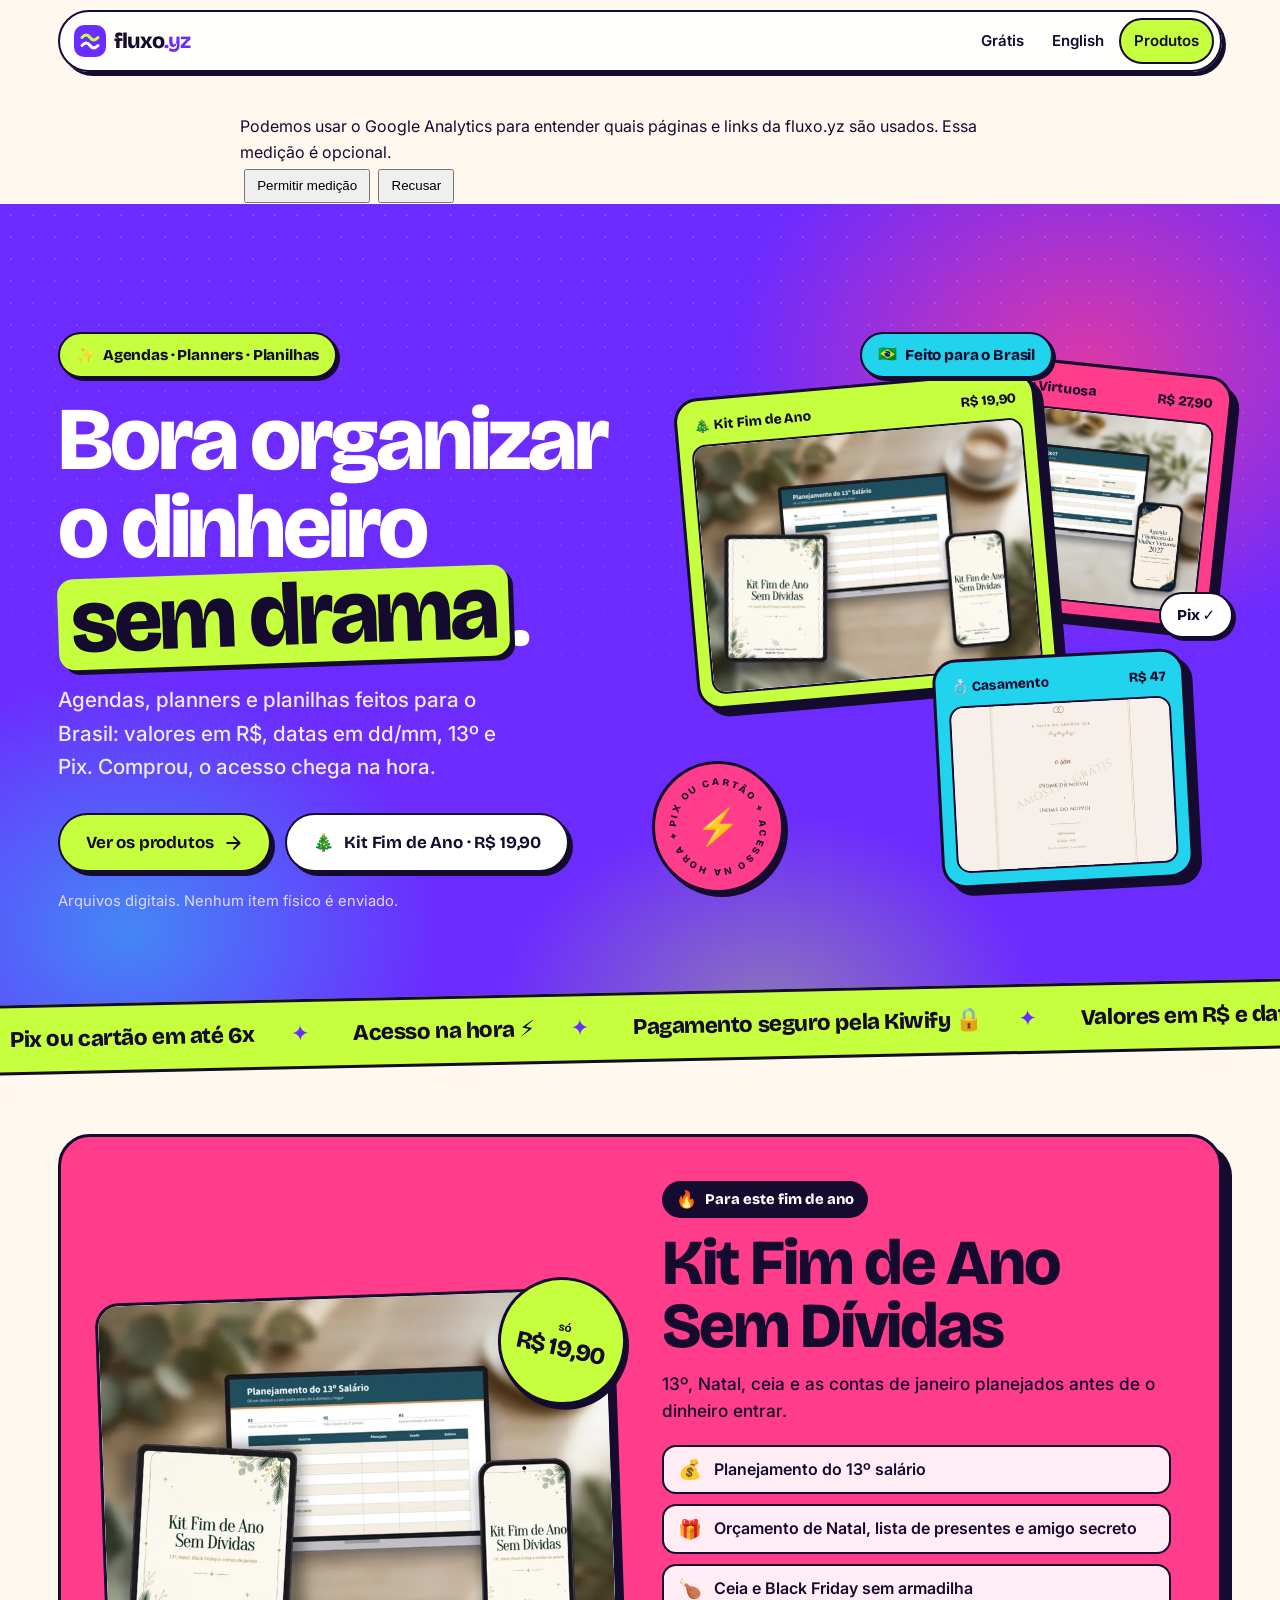
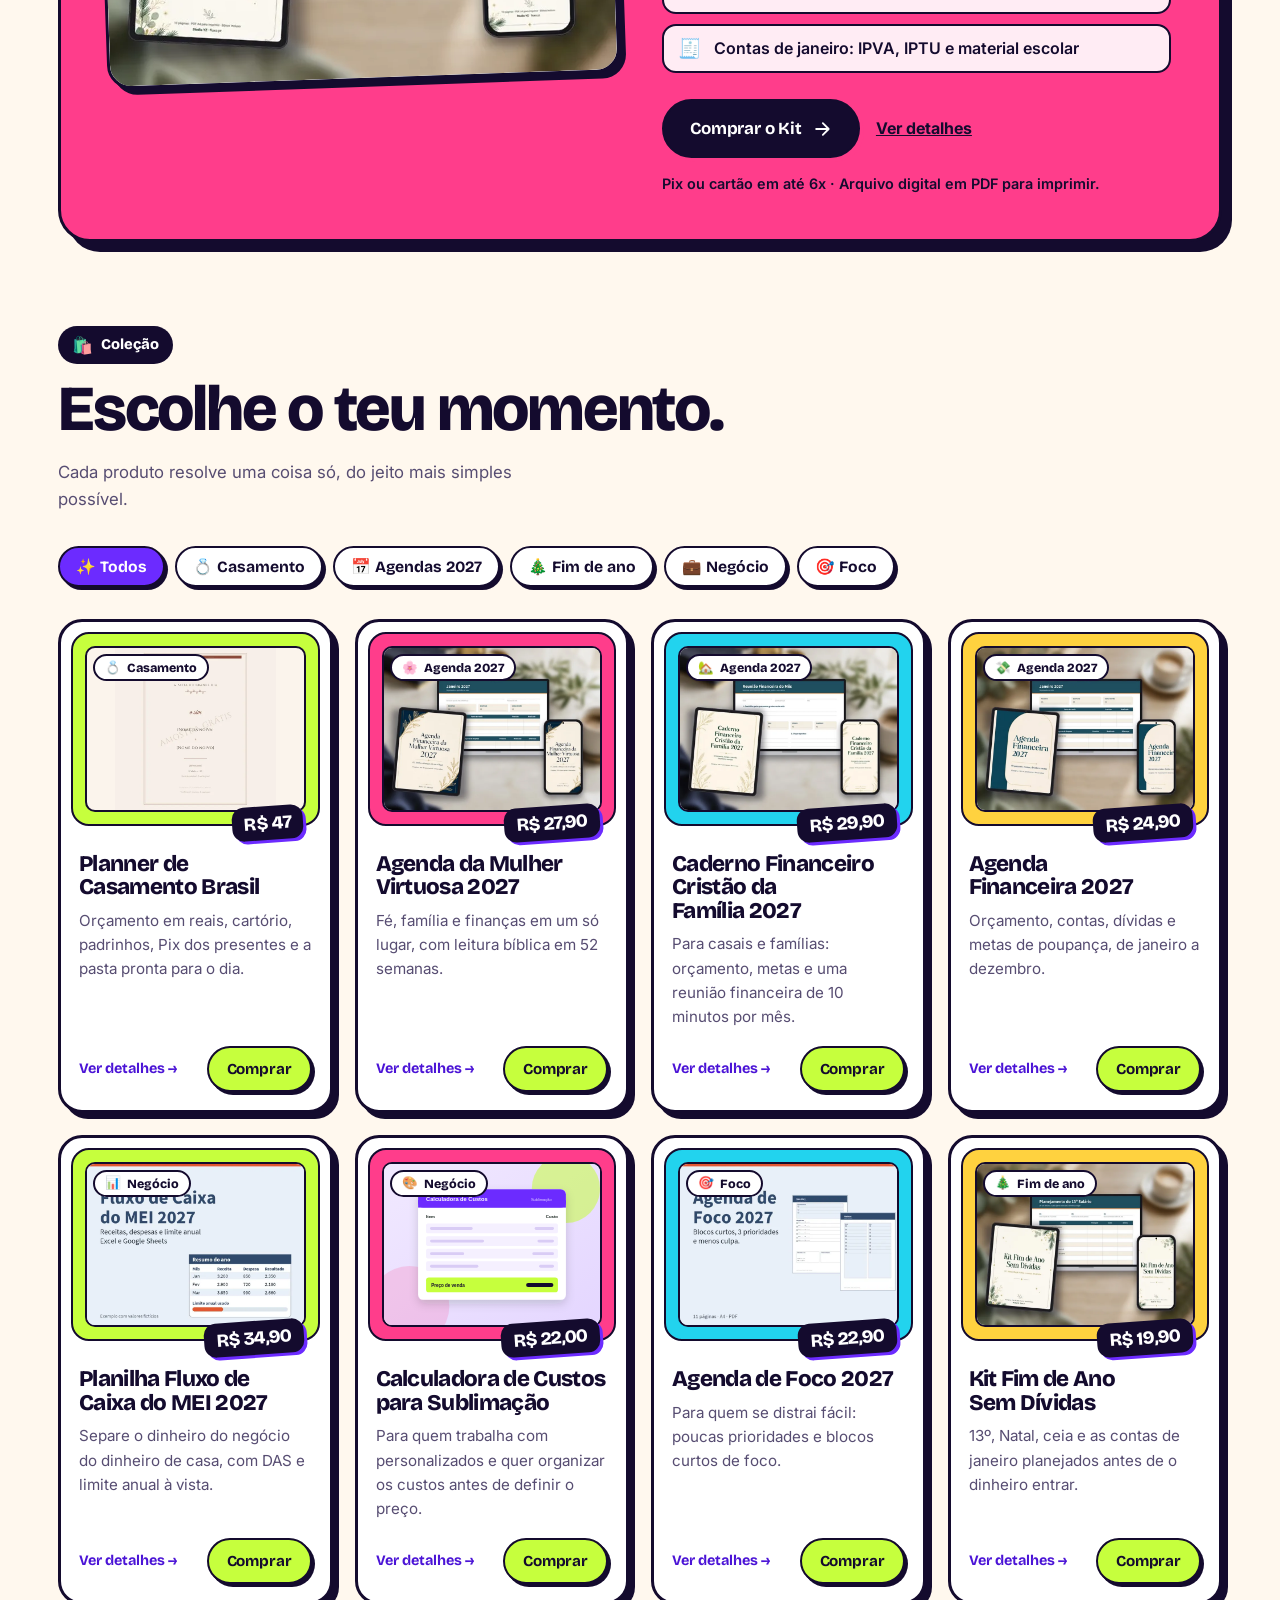
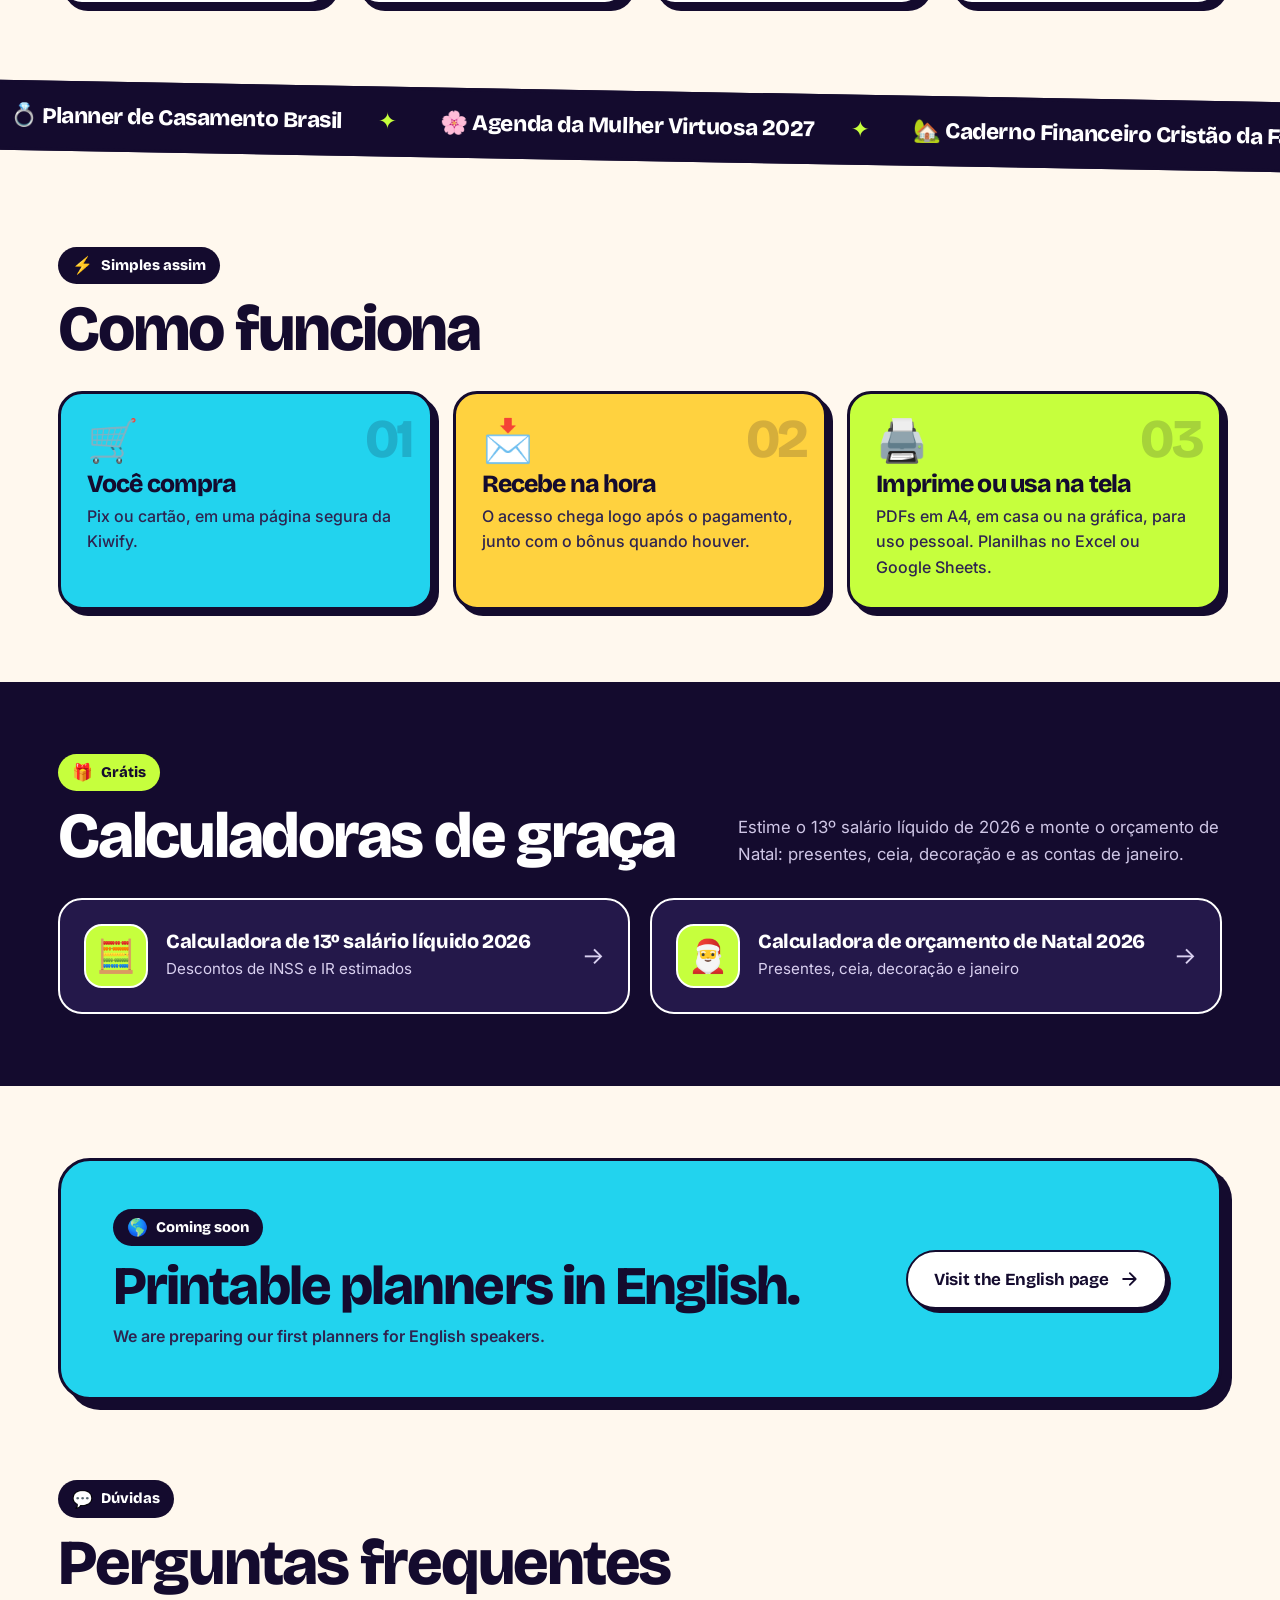
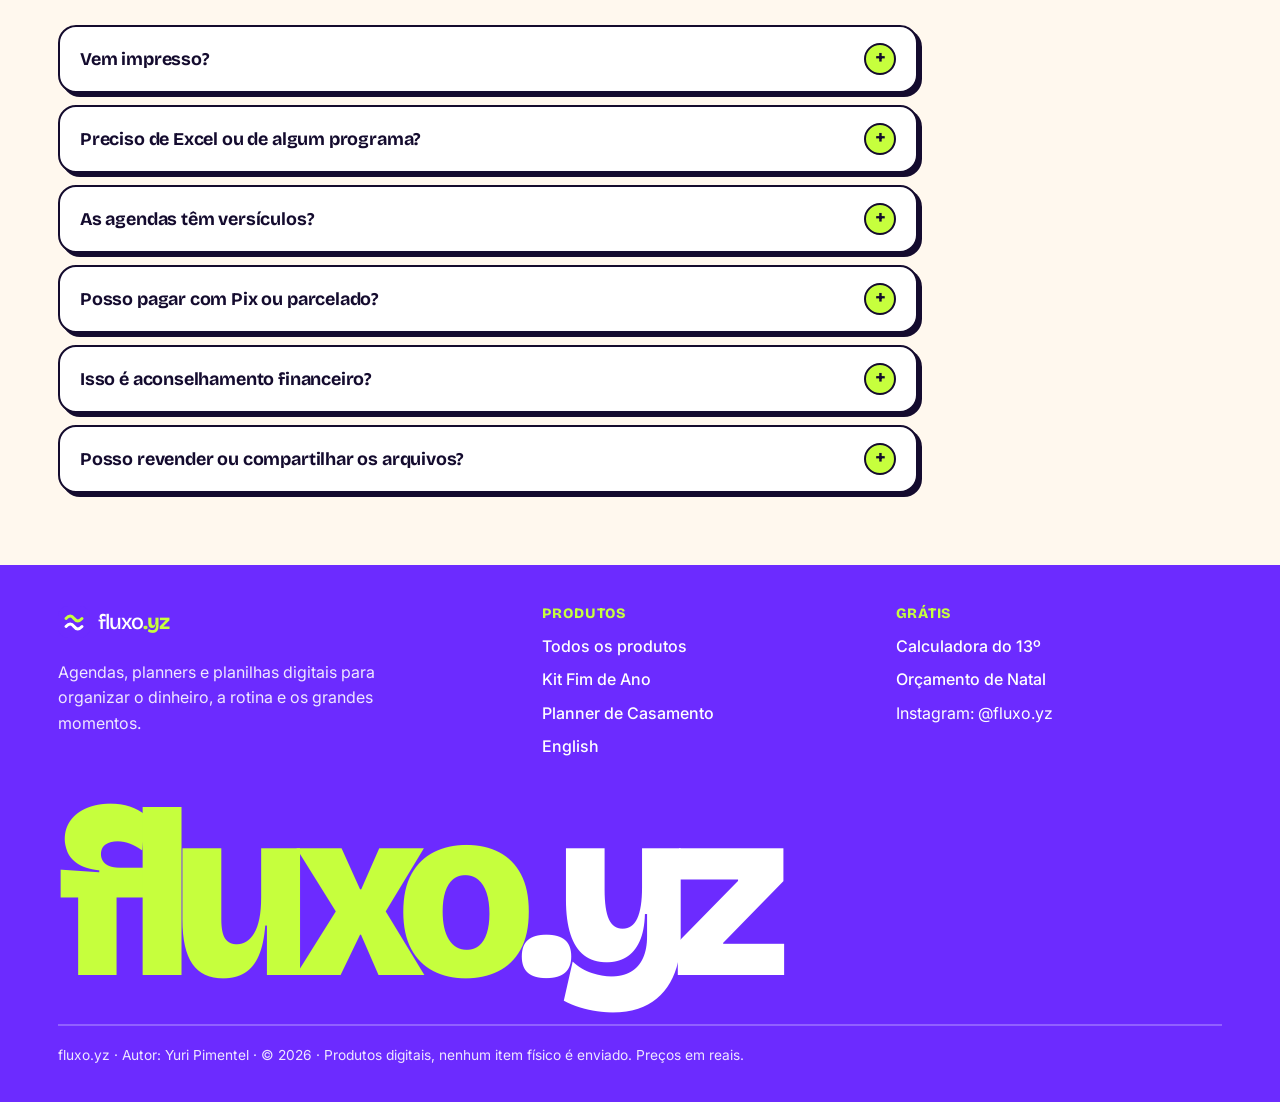
<file: fluxo-yz/index.html>
<!doctype html>
<html lang="pt-BR">
<head>
<meta charset="utf-8">
<meta name="viewport" content="width=device-width,initial-scale=1,viewport-fit=cover">
<title>fluxo.yz — agendas, planners e planilhas para organizar a vida e o dinheiro</title>
<meta name="description" content="Agendas, planners e planilhas digitais para organizar o orçamento, o 13º, o Natal, o casamento e o ano de 2027. Pix ou cartão, acesso na hora.">
<meta name="theme-color" content="#6C2BFF">
<link rel="icon" href="assets/favicon.svg" type="image/svg+xml">
<link rel="preconnect" href="https://fonts.googleapis.com">
<link rel="preconnect" href="https://fonts.gstatic.com" crossorigin>
<link rel="stylesheet" href="https://fonts.googleapis.com/css2?family=Bricolage+Grotesque:opsz,wght@12..96,600;12..96,700;12..96,800&family=Inter:wght@400;500;600;700&display=swap">
<link rel="stylesheet" href="assets/site.css">
<link rel="canonical" href="https://studiozanoni.github.io/fluxo-yz/">
<meta property="og:type" content="website">
<meta property="og:locale" content="pt_BR">
<meta property="og:site_name" content="fluxo.yz">
<meta property="og:title" content="fluxo.yz — agendas, planners e planilhas">
<meta property="og:description" content="Organize o dinheiro, a rotina e os grandes momentos. Pix ou cartão, acesso na hora.">
<meta property="og:url" content="https://studiozanoni.github.io/fluxo-yz/">
<script defer src="assets/analytics.js"></script>
</head>
<body>
<a class="skip" href="#conteudo">Pular para o conteúdo</a>
<header class="site-header"><div class="wrap"><div class="bar">
  <a class="logo" href="index.html" aria-label="fluxo.yz, página inicial"><svg viewBox="0 0 32 32" aria-hidden="true"><rect width="32" height="32" rx="10" fill="#6C2BFF"/><path d="M8 12.5c3-3.2 5.6-3.2 8 0s5 3.2 8 0" fill="none" stroke="#C6FF3D" stroke-width="3" stroke-linecap="round"/><path d="M8 20.5c3-3.2 5.6-3.2 8 0s5 3.2 8 0" fill="none" stroke="#fff" stroke-width="3" stroke-linecap="round"/></svg><span>fluxo<b>.yz</b></span></a>
  <nav class="nav" aria-label="Principal">
    <a href="index.html#gratis" class="hide-sm">Grátis</a>
    <a href="en/index.html" class="hide-sm">English</a>
    <a href="ofertas/index.html" class="cta-nav">Produtos</a>
  </nav>
</div></div></header>
<main id="conteudo">
<section class="hero"><div class="wrap hero-grid">
  <div>
    <span class="sticker s-lime"><span class="emoji" aria-hidden="true">✨</span>Agendas · Planners · Planilhas</span>
    <h1>Bora organizar o dinheiro <span class="hl">sem drama</span>.</h1>
    <p class="lead">Agendas, planners e planilhas feitos para o Brasil: valores em R$, datas em dd/mm, 13º e Pix. Comprou, o acesso chega na hora.</p>
    <div class="hero-ctas">
      <a class="btn btn-lime" href="#produtos">Ver os produtos <svg viewBox="0 0 24 24" fill="none" stroke="currentColor" stroke-width="2.2" stroke-linecap="round" stroke-linejoin="round" aria-hidden="true"><path d="M5 12h14M13 5l7 7-7 7"/></svg></a>
      <a class="btn btn-white" href="https://pay.kiwify.com.br/gpDDOzI?utm_source=landing&amp;utm_medium=site&amp;utm_campaign=lp-nov26&amp;utm_content=hero"><span class="emoji" aria-hidden="true">🎄</span>Kit Fim de Ano · R$ 19,90</a>
    </div>
    <p class="hero-note">Arquivos digitais. Nenhum item físico é enviado.</p>
  </div>
  <div class="hero-stage" aria-hidden="true">
    <figure class="frame f2" style="margin:0"><span class="lbl"><span>🌸 Mulher Virtuosa</span><span>R$ 27,90</span></span><img src="assets/img/mulher-virtuosa-2027.svg" width="760" height="570" alt="Agenda da Mulher Virtuosa 2027" loading="lazy" decoding="async"></figure>
    <figure class="frame f1" style="margin:0"><span class="lbl"><span>🎄 Kit Fim de Ano</span><span>R$ 19,90</span></span><img src="assets/img/kit-fim-de-ano.svg" width="760" height="570" alt="Kit Fim de Ano Sem Dívidas" loading="eager" fetchpriority="high" decoding="async"></figure>
    <figure class="frame f3" style="margin:0"><span class="lbl"><span>💍 Casamento</span><span>R$ 47</span></span><img src="assets/img/planner-casamento.svg" width="600" height="600" alt="Planner de Casamento Brasil — Planilha + Pasta do Grande Dia" loading="lazy" decoding="async"></figure>
    <span class="float a sticker s-sun"><span class="emoji">⚡</span>Acesso na hora</span>
    <span class="float b sticker s-white">Pix ✓</span>
    <span class="ring"><svg viewBox="0 0 120 120"><defs><path id="rp" d="M60,60 m-44,0 a44,44 0 1,1 88,0 a44,44 0 1,1 -88,0"/></defs><text><textPath href="#rp" textLength="272" lengthAdjust="spacing">PIX OU CARTÃO ✦ ACESSO NA HORA ✦ </textPath></text></svg><span class="emoji">⚡</span></span>
    <span class="float c sticker s-cyan"><span class="emoji">🇧🇷</span>Feito para o Brasil</span>
  </div>
</div></section>
<div class="mq-wrap"><div class="marquee" role="region" aria-label="Como a compra funciona"><div class="marquee-track"><ul><li>Pix ou cartão em até 6x</li><li>Acesso na hora ⚡</li><li>Pagamento seguro pela Kiwify 🔒</li><li>Valores em R$ e datas em dd/mm</li><li>Feito para o Brasil 🇧🇷</li><li>Imprima em casa 🖨️</li><li>Planilhas no Excel e Google Sheets</li></ul><ul aria-hidden="true"><li>Pix ou cartão em até 6x</li><li>Acesso na hora ⚡</li><li>Pagamento seguro pela Kiwify 🔒</li><li>Valores em R$ e datas em dd/mm</li><li>Feito para o Brasil 🇧🇷</li><li>Imprima em casa 🖨️</li><li>Planilhas no Excel e Google Sheets</li></ul></div></div></div>
<section class="section"><div class="wrap">
  <div class="featured">
    <div class="media"><div class="imgbox"><img src="assets/img/kit-fim-de-ano.svg" width="760" height="570" alt="Kit Fim de Ano Sem Dívidas" loading="lazy" decoding="async"></div><div class="badge-price"><div><small>só</small><span>R$ 19,90</span></div></div></div>
    <div class="body">
      <span class="kicker"><span class="emoji" aria-hidden="true">🔥</span>Para este fim de ano</span>
      <h2>Kit Fim de Ano Sem Dívidas</h2>
      <p>13º, Natal, ceia e as contas de janeiro planejados antes de o dinheiro entrar.</p>
      <ul><li><span class="emoji" aria-hidden="true">💰</span><span>Planejamento do 13º salário</span></li><li><span class="emoji" aria-hidden="true">🎁</span><span>Orçamento de Natal, lista de presentes e amigo secreto</span></li><li><span class="emoji" aria-hidden="true">🍗</span><span>Ceia e Black Friday sem armadilha</span></li><li><span class="emoji" aria-hidden="true">🧾</span><span>Contas de janeiro: IPVA, IPTU e material escolar</span></li></ul>
      <div class="links"><a class="btn btn-ink" href="https://pay.kiwify.com.br/gpDDOzI?utm_source=landing&amp;utm_medium=site&amp;utm_campaign=lp-nov26&amp;utm_content=kit">Comprar o Kit <svg viewBox="0 0 24 24" fill="none" stroke="currentColor" stroke-width="2.2" stroke-linecap="round" stroke-linejoin="round" aria-hidden="true"><path d="M5 12h14M13 5l7 7-7 7"/></svg></a><a class="more" href="ofertas/fim-de-ano-sem-dividas.html">Ver detalhes</a></div>
      <p class="fine">Pix ou cartão em até 6x · Arquivo digital em PDF para imprimir.</p>
    </div>
  </div>
</div></section>
<section class="section" id="produtos" style="padding-top:12px"><div class="wrap">
  <div class="section-head"><div><span class="kicker"><span class="emoji" aria-hidden="true">🛍️</span>Coleção</span><h2>Escolhe o teu momento.</h2></div><p>Cada produto resolve uma coisa só, do jeito mais simples possível.</p></div>
  <div class="filters" role="group" aria-label="Filtrar por categoria"><button type="button" aria-pressed="true" data-f="all">✨ Todos</button><button type="button" aria-pressed="false" data-f="casamento">💍 Casamento</button><button type="button" aria-pressed="false" data-f="ano">📅 Agendas 2027</button><button type="button" aria-pressed="false" data-f="fim">🎄 Fim de ano</button><button type="button" aria-pressed="false" data-f="negocio">💼 Negócio</button><button type="button" aria-pressed="false" data-f="foco">🎯 Foco</button></div>
  <div class="grid grid-4" id="product-grid"><article class="card" data-cat="casamento">
  <div class="thumb contain"><span class="cat"><span class="emoji" aria-hidden="true">💍</span>Casamento</span><img src="assets/img/planner-casamento.svg" width="600" height="600" alt="Planner de Casamento Brasil — Planilha + Pasta do Grande Dia" loading="lazy" decoding="async"><span class="price-tag">R$ 47</span></div>
  <div class="content">
    <h3><a href="ofertas/planner-casamento.html">Planner de Casamento Brasil</a></h3>
    <p>Orçamento em reais, cartório, padrinhos, Pix dos presentes e a pasta pronta para o dia.</p>
    <div class="meta"><span class="see">Ver detalhes →</span><a class="btn btn-lime btn-sm buy" href="https://pay.kiwify.com.br/seXAGSn?utm_source=landing&amp;utm_medium=site&amp;utm_campaign=casamento&amp;utm_content=planner-casamento" aria-label="Comprar Planner de Casamento Brasil — Planilha + Pasta do Grande Dia por R$ 47">Comprar</a></div>
  </div>
</article><article class="card" data-cat="ano">
  <div class="thumb"><span class="cat"><span class="emoji" aria-hidden="true">🌸</span>Agenda 2027</span><img src="assets/img/mulher-virtuosa-2027.svg" width="760" height="570" alt="Agenda da Mulher Virtuosa 2027" loading="lazy" decoding="async"><span class="price-tag">R$ 27,90</span></div>
  <div class="content">
    <h3><a href="ofertas/mulher-virtuosa-2027.html">Agenda da Mulher Virtuosa 2027</a></h3>
    <p>Fé, família e finanças em um só lugar, com leitura bíblica em 52 semanas.</p>
    <div class="meta"><span class="see">Ver detalhes →</span><a class="btn btn-lime btn-sm buy" href="https://pay.kiwify.com.br/ndzrZaI?utm_source=landing&amp;utm_medium=site&amp;utm_campaign=lp-nov26&amp;utm_content=virtuosa" aria-label="Comprar Agenda da Mulher Virtuosa 2027 por R$ 27,90">Comprar</a></div>
  </div>
</article><article class="card" data-cat="ano">
  <div class="thumb"><span class="cat"><span class="emoji" aria-hidden="true">🏡</span>Agenda 2027</span><img src="assets/img/familia-crista-2027.svg" width="760" height="570" alt="Caderno Financeiro Cristão da Família 2027" loading="lazy" decoding="async"><span class="price-tag">R$ 29,90</span></div>
  <div class="content">
    <h3><a href="ofertas/familia-crista-2027.html">Caderno Financeiro Cristão da Família 2027</a></h3>
    <p>Para casais e famílias: orçamento, metas e uma reunião financeira de 10 minutos por mês.</p>
    <div class="meta"><span class="see">Ver detalhes →</span><a class="btn btn-lime btn-sm buy" href="https://pay.kiwify.com.br/xUQPfjQ?utm_source=landing&amp;utm_medium=site&amp;utm_campaign=lp-nov26&amp;utm_content=familia" aria-label="Comprar Caderno Financeiro Cristão da Família 2027 por R$ 29,90">Comprar</a></div>
  </div>
</article><article class="card" data-cat="ano">
  <div class="thumb"><span class="cat"><span class="emoji" aria-hidden="true">💸</span>Agenda 2027</span><img src="assets/img/agenda-financeira-2027.svg" width="760" height="570" alt="Agenda Financeira 2027" loading="lazy" decoding="async"><span class="price-tag">R$ 24,90</span></div>
  <div class="content">
    <h3><a href="ofertas/agenda-financeira-2027.html">Agenda Financeira 2027</a></h3>
    <p>Orçamento, contas, dívidas e metas de poupança, de janeiro a dezembro.</p>
    <div class="meta"><span class="see">Ver detalhes →</span><a class="btn btn-lime btn-sm buy" href="https://pay.kiwify.com.br/mEySs1c?utm_source=landing&amp;utm_medium=site&amp;utm_campaign=lp-nov26&amp;utm_content=agenda" aria-label="Comprar Agenda Financeira 2027 por R$ 24,90">Comprar</a></div>
  </div>
</article><article class="card" data-cat="negocio">
  <div class="thumb"><span class="cat"><span class="emoji" aria-hidden="true">📊</span>Negócio</span><img src="assets/img/fluxo-caixa-mei-2027.svg" width="760" height="570" alt="Planilha Fluxo de Caixa do MEI 2027" loading="lazy" decoding="async"><span class="price-tag">R$ 34,90</span></div>
  <div class="content">
    <h3><a href="ofertas/fluxo-caixa-mei-2027.html">Planilha Fluxo de Caixa do MEI 2027</a></h3>
    <p>Separe o dinheiro do negócio do dinheiro de casa, com DAS e limite anual à vista.</p>
    <div class="meta"><span class="see">Ver detalhes →</span><a class="btn btn-lime btn-sm buy" href="https://pay.kiwify.com.br/rLqLBRg?utm_source=landing&amp;utm_medium=site&amp;utm_campaign=lp-nov26&amp;utm_content=mei" aria-label="Comprar Planilha Fluxo de Caixa do MEI 2027 por R$ 34,90">Comprar</a></div>
  </div>
</article><article class="card" data-cat="negocio">
  <div class="thumb"><span class="cat"><span class="emoji" aria-hidden="true">🎨</span>Negócio</span><img src="assets/img/custos-sublimacao.svg" width="760" height="570" alt="Ilustração da Calculadora de Custos para Sublimação" loading="lazy" decoding="async"><span class="price-tag">R$ 22,00</span></div>
  <div class="content">
    <h3><a href="ofertas/custos-sublimacao.html">Calculadora de Custos para Sublimação</a></h3>
    <p>Para quem trabalha com personalizados e quer organizar os custos antes de definir o preço.</p>
    <div class="meta"><span class="see">Ver detalhes →</span><a class="btn btn-lime btn-sm buy" href="https://pay.kiwify.com.br/ODxu8qK?utm_source=landing&amp;utm_medium=site&amp;utm_campaign=lp-nov26&amp;utm_content=sublimacao" aria-label="Comprar Calculadora de Custos para Sublimação por R$ 22,00">Comprar</a></div>
  </div>
</article><article class="card" data-cat="foco">
  <div class="thumb"><span class="cat"><span class="emoji" aria-hidden="true">🎯</span>Foco</span><img src="assets/img/agenda-foco-2027.svg" width="760" height="570" alt="Agenda de Foco 2027" loading="lazy" decoding="async"><span class="price-tag">R$ 22,90</span></div>
  <div class="content">
    <h3><a href="ofertas/agenda-foco-2027.html">Agenda de Foco 2027</a></h3>
    <p>Para quem se distrai fácil: poucas prioridades e blocos curtos de foco.</p>
    <div class="meta"><span class="see">Ver detalhes →</span><a class="btn btn-lime btn-sm buy" href="https://pay.kiwify.com.br/nKPD2Nx" aria-label="Comprar Agenda de Foco 2027 por R$ 22,90">Comprar</a></div>
  </div>
</article><article class="card" data-cat="fim">
  <div class="thumb"><span class="cat"><span class="emoji" aria-hidden="true">🎄</span>Fim de ano</span><img src="assets/img/kit-fim-de-ano.svg" width="760" height="570" alt="Kit Fim de Ano Sem Dívidas" loading="lazy" decoding="async"><span class="price-tag">R$ 19,90</span></div>
  <div class="content">
    <h3><a href="ofertas/fim-de-ano-sem-dividas.html">Kit Fim de Ano Sem Dívidas</a></h3>
    <p>13º, Natal, ceia e as contas de janeiro planejados antes de o dinheiro entrar.</p>
    <div class="meta"><span class="see">Ver detalhes →</span><a class="btn btn-lime btn-sm buy" href="https://pay.kiwify.com.br/gpDDOzI?utm_source=landing&amp;utm_medium=site&amp;utm_campaign=lp-nov26&amp;utm_content=kit" aria-label="Comprar Kit Fim de Ano Sem Dívidas por R$ 19,90">Comprar</a></div>
  </div>
</article></div>
</div></section>
<div class="mq-wrap alt"><div class="marquee alt" role="region" aria-label="Produtos"><div class="marquee-track"><ul><li>💍 Planner de Casamento Brasil</li><li>🌸 Agenda da Mulher Virtuosa 2027</li><li>🏡 Caderno Financeiro Cristão da Família 2027</li><li>💸 Agenda Financeira 2027</li><li>📊 Planilha Fluxo de Caixa do MEI 2027</li><li>🎨 Calculadora de Custos para Sublimação</li><li>🎯 Agenda de Foco 2027</li><li>🎄 Kit Fim de Ano Sem Dívidas</li></ul><ul aria-hidden="true"><li>💍 Planner de Casamento Brasil</li><li>🌸 Agenda da Mulher Virtuosa 2027</li><li>🏡 Caderno Financeiro Cristão da Família 2027</li><li>💸 Agenda Financeira 2027</li><li>📊 Planilha Fluxo de Caixa do MEI 2027</li><li>🎨 Calculadora de Custos para Sublimação</li><li>🎯 Agenda de Foco 2027</li><li>🎄 Kit Fim de Ano Sem Dívidas</li></ul></div></div></div>
<section class="section"><div class="wrap">
  <div class="section-head"><div><span class="kicker"><span class="emoji" aria-hidden="true">⚡</span>Simples assim</span><h2>Como funciona</h2></div></div>
  <div class="steps">
    <div class="step"><span class="n" data-n="01" aria-hidden="true"></span><span class="ico emoji" aria-hidden="true">🛒</span><h3>Você compra</h3><p>Pix ou cartão, em uma página segura da Kiwify.</p></div>
    <div class="step"><span class="n" data-n="02" aria-hidden="true"></span><span class="ico emoji" aria-hidden="true">📩</span><h3>Recebe na hora</h3><p>O acesso chega logo após o pagamento, junto com o bônus quando houver.</p></div>
    <div class="step"><span class="n" data-n="03" aria-hidden="true"></span><span class="ico emoji" aria-hidden="true">🖨️</span><h3>Imprime ou usa na tela</h3><p>PDFs em A4, em casa ou na gráfica, para uso pessoal. Planilhas no Excel ou Google Sheets.</p></div>
  </div>
</div></section>
<section class="section band-dark" id="gratis"><div class="wrap">
  <div class="section-head"><div><span class="kicker"><span class="emoji" aria-hidden="true">🎁</span>Grátis</span><h2>Calculadoras de graça</h2></div><p>Estime o 13º salário líquido de 2026 e monte o orçamento de Natal: presentes, ceia, decoração e as contas de janeiro.</p></div>
  <div class="tools">
    <a class="tool" href="calculadora-13o-salario/"><span class="ico emoji" aria-hidden="true">🧮</span><div><b>Calculadora de 13º salário líquido 2026</b><span>Descontos de INSS e IR estimados</span></div><span class="go" aria-hidden="true">→</span></a>
    <a class="tool" href="calculadora-orcamento-natal/"><span class="ico emoji" aria-hidden="true">🎅</span><div><b>Calculadora de orçamento de Natal 2026</b><span>Presentes, ceia, decoração e janeiro</span></div><span class="go" aria-hidden="true">→</span></a>
  </div>
</div></section>
<section class="section"><div class="wrap">
  <div class="en-band" lang="en">
    <div><span class="kicker"><span class="emoji" aria-hidden="true">🌎</span>Coming soon</span><h2 style="margin-top:14px">Printable planners in English.</h2><p>We are preparing our first planners for English speakers.</p></div>
    <a class="btn btn-white" href="en/index.html">Visit the English page <svg viewBox="0 0 24 24" fill="none" stroke="currentColor" stroke-width="2.2" stroke-linecap="round" stroke-linejoin="round" aria-hidden="true"><path d="M5 12h14M13 5l7 7-7 7"/></svg></a>
  </div>
</div></section>
<section class="section" style="padding-top:8px"><div class="wrap">
  <div class="section-head"><div><span class="kicker"><span class="emoji" aria-hidden="true">💬</span>Dúvidas</span><h2>Perguntas frequentes</h2></div></div>
  <div class="faq">
    <details><summary>Vem impresso?</summary><p>Não. É um arquivo digital em PDF para você imprimir. Nenhum item físico é enviado.</p></details>
    <details><summary>Preciso de Excel ou de algum programa?</summary><p>Para as agendas, não. Basta imprimir e preencher à mão. Também dá para preencher em um tablet com um aplicativo de anotação em PDF. As planilhas funcionam no Excel ou no Google Sheets.</p></details>
    <details><summary>As agendas têm versículos?</summary><p>Não trazem texto bíblico. Há campos para você escrever os versículos da tradução que preferir.</p></details>
    <details><summary>Posso pagar com Pix ou parcelado?</summary><p>Sim. O checkout da Kiwify aceita Pix e cartão em até 6x.</p></details>
    <details><summary>Isso é aconselhamento financeiro?</summary><p>Não. É uma ferramenta de organização. Os resultados dependem de como cada pessoa a utiliza.</p></details>
    <details><summary>Posso revender ou compartilhar os arquivos?</summary><p>Não. O uso é pessoal.</p></details>
  </div>
</div></section>
</main>
<footer class="site-footer"><div class="wrap">
  <div class="cols">
    <div><a class="logo" href="index.html"><svg viewBox="0 0 32 32" aria-hidden="true"><rect width="32" height="32" rx="10" fill="#6C2BFF"/><path d="M8 12.5c3-3.2 5.6-3.2 8 0s5 3.2 8 0" fill="none" stroke="#C6FF3D" stroke-width="3" stroke-linecap="round"/><path d="M8 20.5c3-3.2 5.6-3.2 8 0s5 3.2 8 0" fill="none" stroke="#fff" stroke-width="3" stroke-linecap="round"/></svg><span>fluxo<b>.yz</b></span></a>
      <p class="about">Agendas, planners e planilhas digitais para organizar o dinheiro, a rotina e os grandes momentos.</p></div>
    <div><h4>Produtos</h4><ul>
      <li><a href="ofertas/index.html">Todos os produtos</a></li>
      <li><a href="ofertas/fim-de-ano-sem-dividas.html">Kit Fim de Ano</a></li>
      <li><a href="ofertas/planner-casamento.html">Planner de Casamento</a></li>
      <li><a href="en/index.html">English</a></li></ul></div>
    <div><h4>Grátis</h4><ul>
      <li><a href="calculadora-13o-salario/">Calculadora do 13º</a></li>
      <li><a href="calculadora-orcamento-natal/">Orçamento de Natal</a></li>
      <li>Instagram: @fluxo.yz</li></ul></div>
  </div>
  <p class="footer-big" aria-hidden="true">fluxo<span>.yz</span></p>
  <div class="legal">fluxo.yz · Autor: Yuri Pimentel · © 2026 · Produtos digitais, nenhum item físico é enviado. Preços em reais.</div>
</div></footer>
<script>(function(){var bs=document.querySelectorAll(".filters button"),cs=document.querySelectorAll("#product-grid .card");bs.forEach(function(b){b.addEventListener("click",function(){var f=b.dataset.f;bs.forEach(function(x){x.setAttribute("aria-pressed",x===b?"true":"false")});cs.forEach(function(c){c.hidden=!(f==="all"||c.dataset.cat===f)})})})})()</script>
</body></html>
</file>
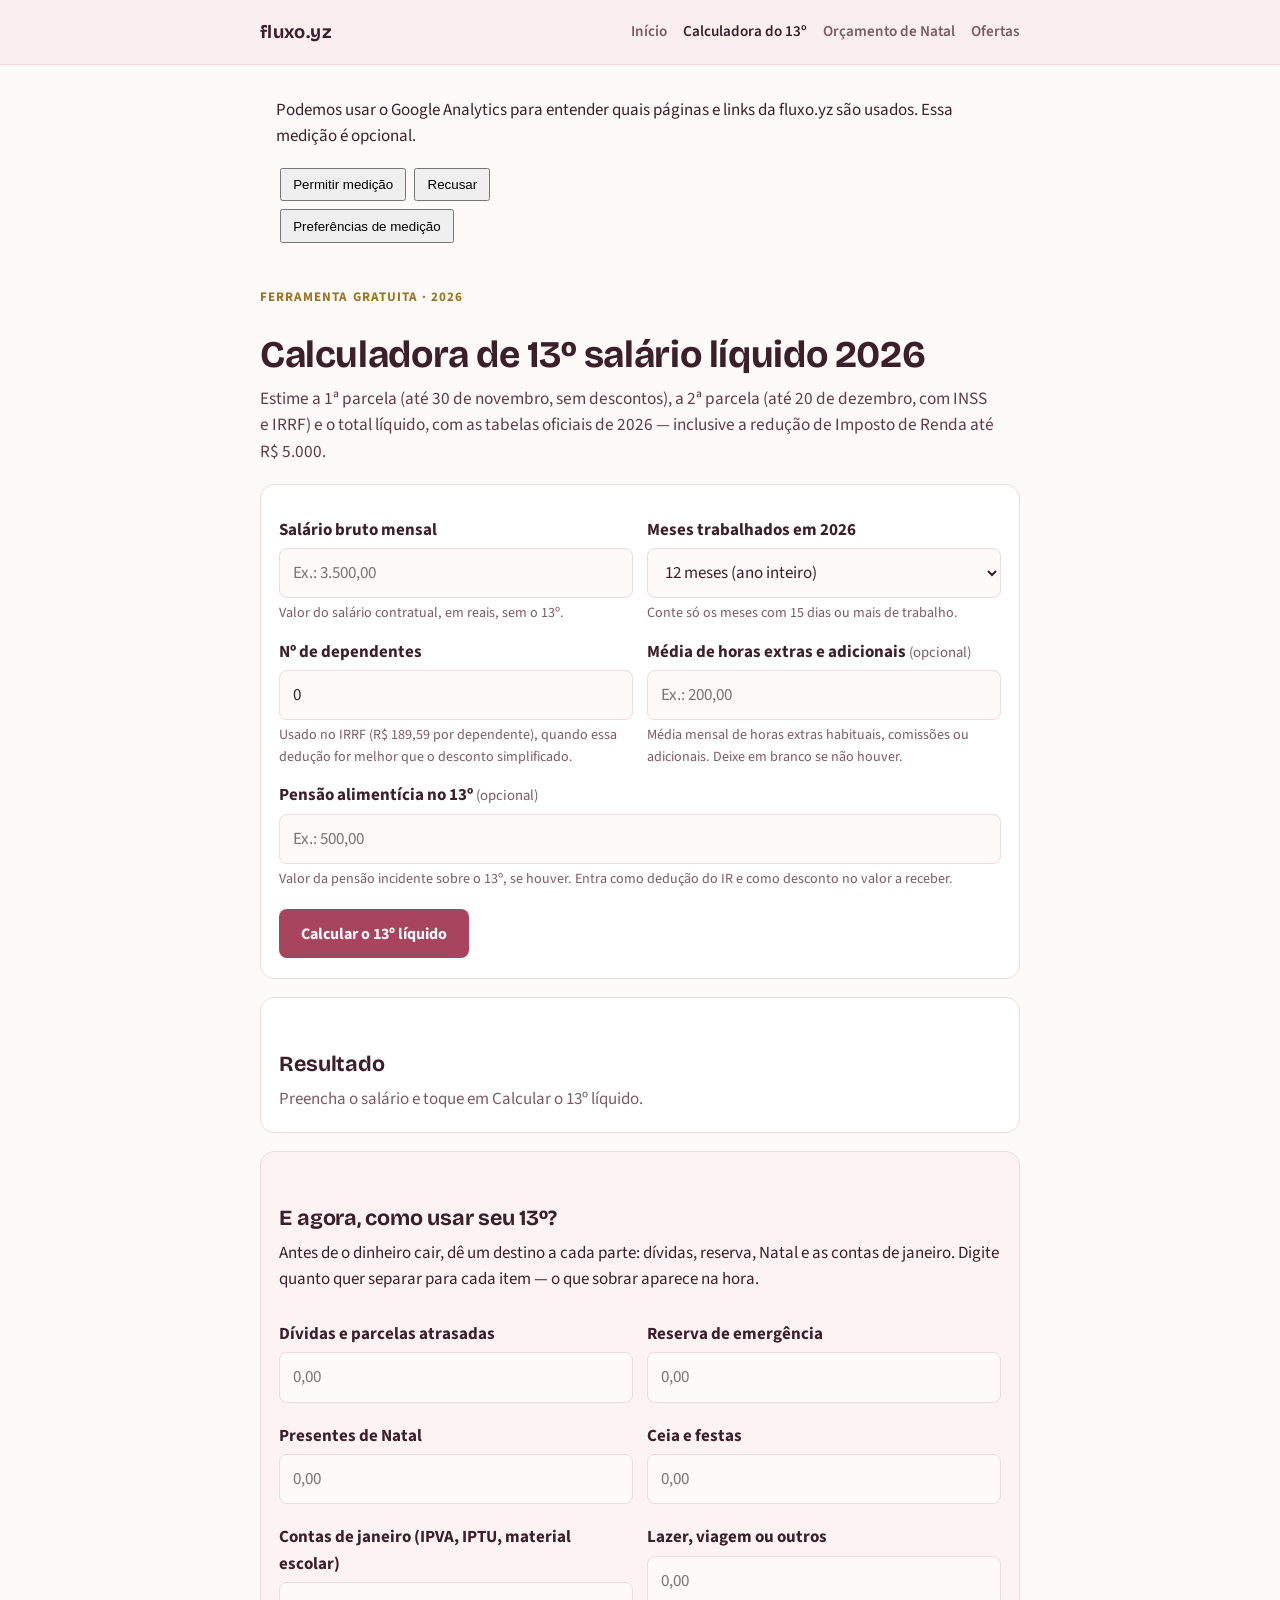
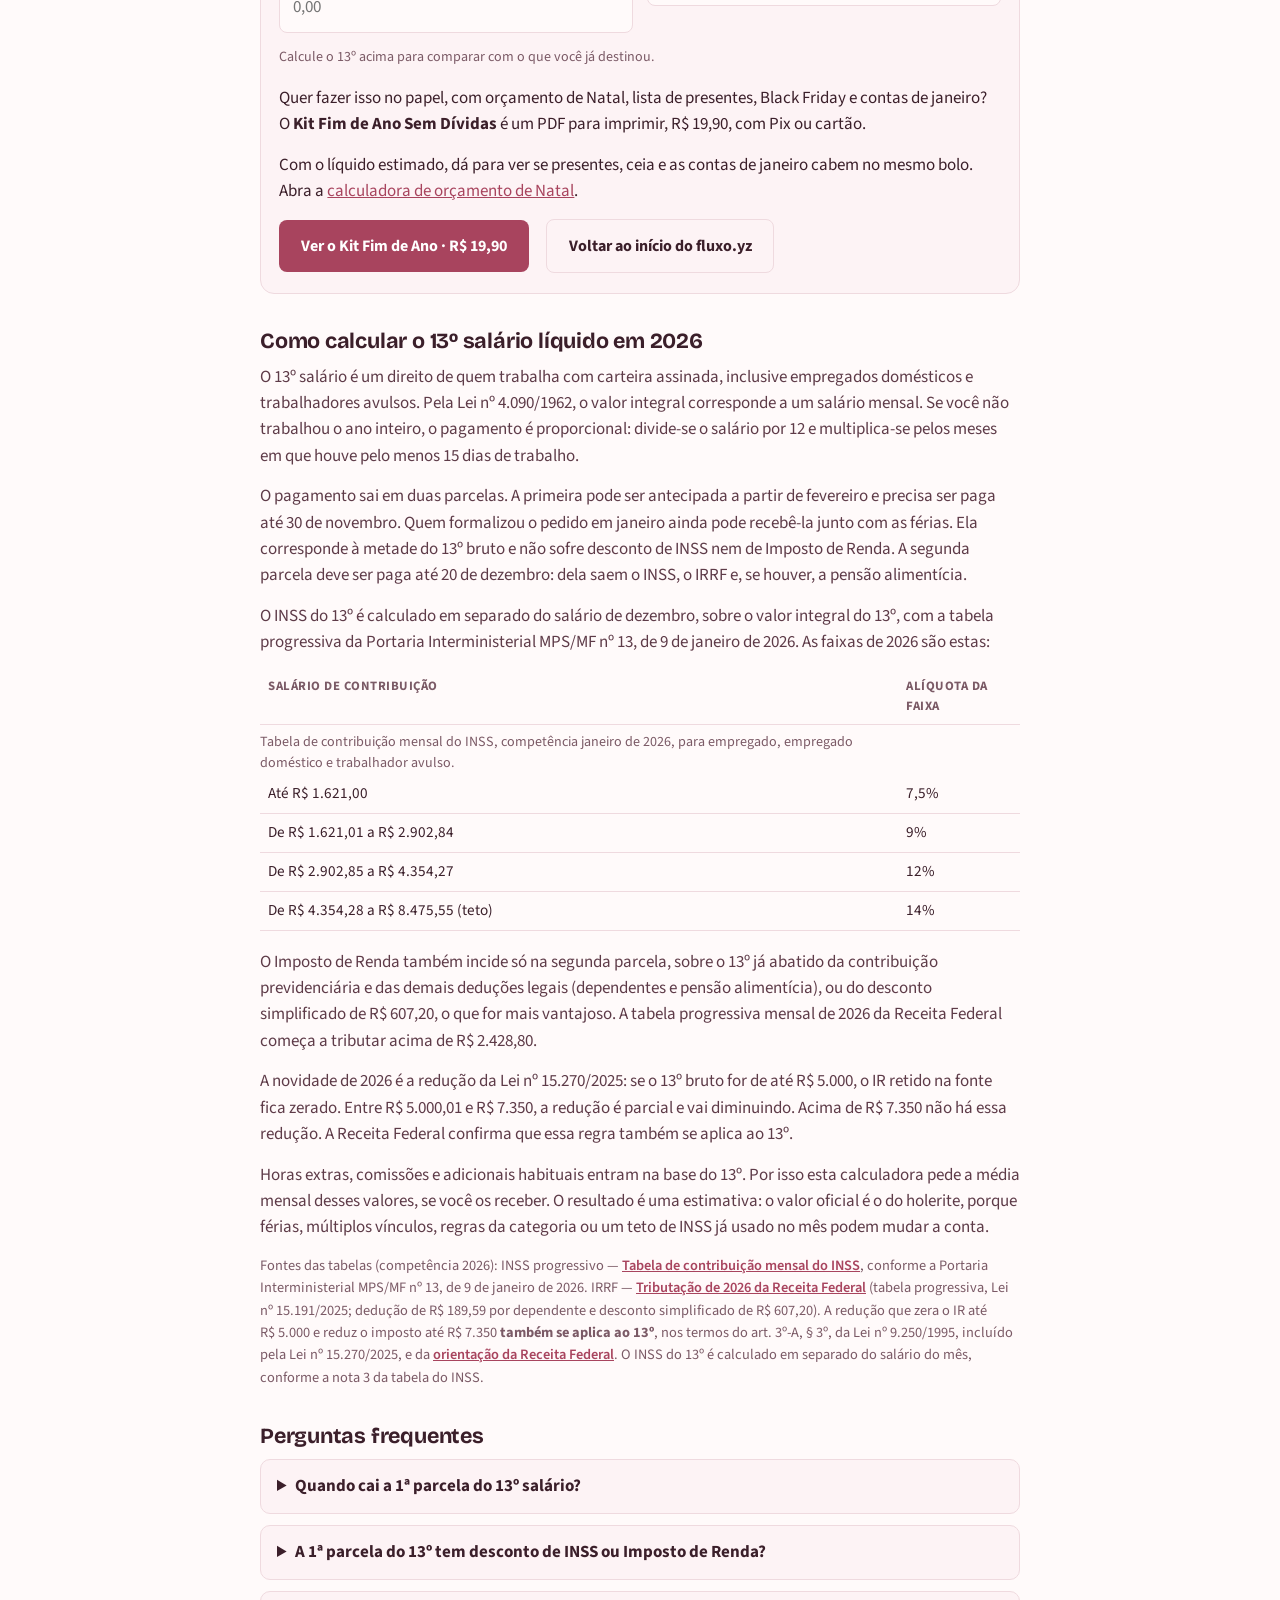
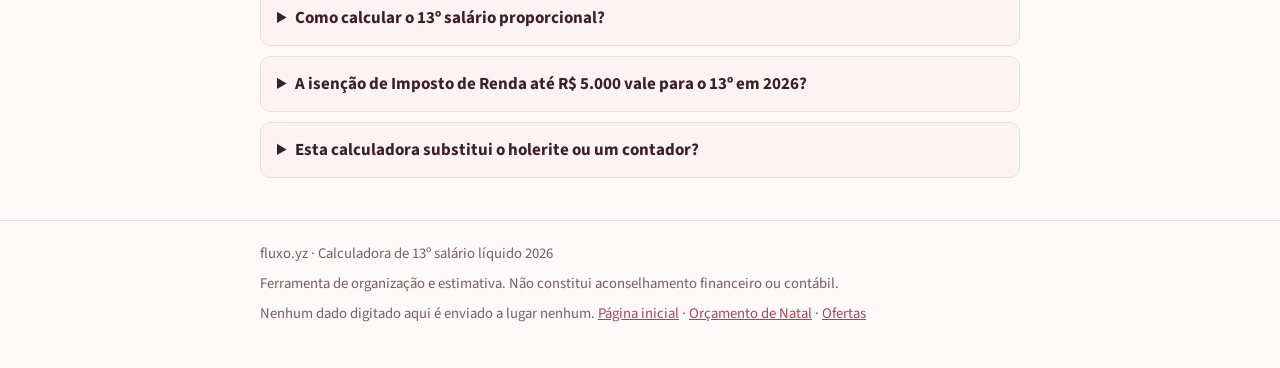
<file: fluxo-yz/calculadora-13o-salario/index.html>
<!DOCTYPE html>
<html lang="pt-BR">
<head>
  <meta charset="utf-8">
  <meta name="viewport" content="width=device-width, initial-scale=1, viewport-fit=cover">
  <title>Calculadora de 13º salário líquido 2026 — fluxo.yz</title>
  <meta name="description" content="Calcule grátis o 13º salário líquido de 2026: 1ª parcela até 30/11, 2ª parcela até 20/12, com INSS e IRRF das tabelas oficiais, inclusive a isenção de IR até R$ 5.000.">
  <link rel="canonical" href="https://studiozanoni.github.io/fluxo-yz/calculadora-13o-salario/">
  <meta name="robots" content="index,follow">
  <meta name="theme-color" content="#a8445e">
  <meta property="og:type" content="website">
  <meta property="og:locale" content="pt_BR">
  <meta property="og:site_name" content="fluxo.yz">
  <meta property="og:title" content="Calculadora de 13º salário líquido 2026 — fluxo.yz">
  <meta property="og:description" content="Calcule grátis o 13º líquido de 2026: as duas parcelas, o INSS e o IRRF das tabelas oficiais, com a isenção de IR até R$ 5.000.">
  <meta property="og:url" content="https://studiozanoni.github.io/fluxo-yz/calculadora-13o-salario/">
  <meta name="twitter:card" content="summary">
  <meta name="twitter:title" content="Calculadora de 13º salário líquido 2026 — fluxo.yz">
  <meta name="twitter:description" content="Calcule grátis o 13º líquido de 2026: 1ª e 2ª parcela, INSS e IRRF das tabelas oficiais.">
  <link rel="stylesheet" href="https://fonts.googleapis.com/css2?family=Bricolage+Grotesque:wght@600;700&family=Source+Sans+3:wght@400;600;700&display=swap">
  <script type="application/ld+json">
  {
    "@context": "https://schema.org",
    "@type": "FAQPage",
    "mainEntity": [
      {
        "@type": "Question",
        "name": "Quando cai a 1ª parcela do 13º salário?",
        "acceptedAnswer": {
          "@type": "Answer",
          "text": "A primeira parcela pode ser paga a partir de fevereiro e precisa ser depositada até 30 de novembro. A segunda parcela deve ser paga até 20 de dezembro."
        }
      },
      {
        "@type": "Question",
        "name": "A 1ª parcela do 13º tem desconto de INSS ou Imposto de Renda?",
        "acceptedAnswer": {
          "@type": "Answer",
          "text": "Não. A primeira parcela é metade do 13º bruto, sem desconto de INSS nem de Imposto de Renda. O INSS, o IRRF e, se houver, a pensão alimentícia incidem na segunda parcela."
        }
      },
      {
        "@type": "Question",
        "name": "Como calcular o 13º salário proporcional?",
        "acceptedAnswer": {
          "@type": "Answer",
          "text": "Divida o salário bruto mensal (incluindo a média de horas extras e adicionais habituais) por 12 e multiplique pelos meses trabalhados no ano. Só entra o mês em que você trabalhou 15 dias ou mais."
        }
      },
      {
        "@type": "Question",
        "name": "A isenção de Imposto de Renda até R$ 5.000 vale para o 13º em 2026?",
        "acceptedAnswer": {
          "@type": "Answer",
          "text": "Sim. A redução da Lei nº 15.270/2025 também se aplica ao Imposto de Renda retido no 13º. Se o 13º bruto for de até R$ 5.000, o IRRF fica zerado. Entre R$ 5.000,01 e R$ 7.350 a redução é parcial; acima de R$ 7.350 não há essa redução."
        }
      },
      {
        "@type": "Question",
        "name": "Esta calculadora substitui o holerite ou um contador?",
        "acceptedAnswer": {
          "@type": "Answer",
          "text": "Não. Ela é uma ferramenta de organização e estimativa. Não constitui aconselhamento financeiro ou contábil. O valor oficial é o do seu holerite ou o informado pelo empregador."
        }
      }
    ]
  }
  </script>
  <style>
    :root {
      --bg: #fffafa;
      --surface: #fdf3f5;
      --fg: #3b1f2a;
      --muted: #7b5a66;
      --line: #efdadf;
      --hero: #fbeef0;
      --gold: #9a7421;
      --gold-soft: #f6ead0;
      --btn: #a8445e;
      --btn-fg: #ffffff;
      --lead: #5e3b48;
      --meta: #8a6572;
      --card: #ffffff;
      --ok: #2c6b4a;
      --warn: #8a5a00;
      --font-display: "Bricolage Grotesque", "Segoe UI", system-ui, sans-serif;
      --font-body: "Source Sans 3", "Segoe UI", system-ui, sans-serif;
    }
    @media (prefers-color-scheme: dark) {
      :root:not([data-theme="light"]) {
        --bg: #1c1116;
        --surface: #2a1a22;
        --fg: #f8edf0;
        --muted: #c4a3ae;
        --line: #42272f;
        --hero: #2a1a22;
        --gold: #e3bf72;
        --gold-soft: #3b2d16;
        --btn: #e58aa3;
        --btn-fg: #2a1019;
        --lead: #e0c5cd;
        --meta: #b99aa5;
        --card: #24151c;
        --ok: #8ed0ae;
        --warn: #e3bf72;
        color-scheme: dark;
      }
    }
    * { box-sizing: border-box; }
    html { scroll-behavior: smooth; }
    body {
      margin: 0;
      background: var(--bg);
      color: var(--fg);
      font: 17px/1.55 var(--font-body);
      -webkit-font-smoothing: antialiased;
    }
    img { max-width: 100%; height: auto; }
    a { color: var(--btn); }
    a:hover { color: var(--fg); }
    :focus-visible { outline: 3px solid var(--gold); outline-offset: 2px; }
    .skip {
      position: absolute; left: 0.75rem; top: -4rem; z-index: 100;
      background: var(--btn); color: var(--btn-fg); padding: 0.6rem 1rem;
      border-radius: 8px; text-decoration: none;
    }
    .skip:focus { top: 0.75rem; }
    .wrap { width: min(760px, calc(100% - 2rem)); margin-inline: auto; }
    header.top {
      background: var(--hero);
      border-bottom: 1px solid var(--line);
    }
    header.top .wrap {
      display: flex; align-items: center; justify-content: space-between;
      gap: 1rem; min-height: 4rem; flex-wrap: wrap;
      padding-block: 0.7rem;
    }
    .brand {
      font-family: var(--font-display);
      font-weight: 700; font-size: 1.15rem;
      text-decoration: none; color: var(--fg); letter-spacing: 0.02em;
    }
    nav { display: flex; flex-wrap: wrap; gap: 0.35rem 1rem; justify-content: flex-end; }
    @media (max-width: 639px) { nav { justify-content: flex-start; } }
    nav a {
      color: var(--muted); text-decoration: none; font-weight: 600;
      font-size: 0.95rem;
    }
    nav a[aria-current="page"] { color: var(--fg); }
    nav a:hover { color: var(--fg); }
    h1, h2, h3 {
      font-family: var(--font-display);
      letter-spacing: -0.01em; line-height: 1.15; text-wrap: balance;
      margin: 0 0 0.6rem;
    }
    h1 { font-size: clamp(1.7rem, 5vw, 2.35rem); margin-top: 1.6rem; }
    h2 { font-size: 1.35rem; margin-top: 2.2rem; }
    p { margin: 0 0 0.9rem; }
    .eyebrow {
      margin: 1.5rem 0 0; font-size: 0.82rem; font-weight: 700;
      letter-spacing: 0.08em; text-transform: uppercase; color: var(--gold);
    }
    .lead { font-size: 1.08rem; color: var(--lead); max-width: 46rem; }
    .card, .result-card, .box {
      background: var(--card);
      border: 1px solid var(--line);
      border-radius: 14px;
      padding: 1.15rem 1.15rem 1.25rem;
      margin: 1.1rem 0;
    }
    .box { background: var(--surface); }
    label { display: block; font-weight: 700; margin: 0.85rem 0 0.3rem; }
    .optional { font-weight: 400; color: var(--muted); font-size: 0.92rem; }
    input, select {
      width: 100%; padding: 0.7rem 0.8rem; font: inherit; color: var(--fg);
      background: var(--bg); border: 1px solid var(--line); border-radius: 8px;
    }
    .hint { display: block; margin-top: 0.3rem; font-size: 0.88rem; color: var(--muted); }
    .row { display: grid; gap: 0.4rem 0.9rem; grid-template-columns: 1fr; }
    @media (min-width: 640px) { .row { grid-template-columns: 1fr 1fr; } }
    .form-actions { margin-top: 1.15rem; }
    .btn {
      display: inline-block; background: var(--btn); color: var(--btn-fg);
      font-family: var(--font-body); font-weight: 700; font-size: 1rem;
      text-decoration: none; border: 0; border-radius: 8px;
      padding: 0.85rem 1.35rem; cursor: pointer;
    }
    .btn:hover { filter: brightness(0.95); color: var(--btn-fg); }
    .btn-ghost {
      background: transparent; color: var(--fg);
      border: 1px solid var(--line); margin-left: 0.5rem;
    }
    .erro { color: #9b1c2c; font-weight: 600; margin: 0.6rem 0 0; }
    .result-rows { list-style: none; margin: 0; padding: 0; }
    .result-rows li {
      display: flex; justify-content: space-between; gap: 1rem;
      align-items: baseline; padding: 0.7rem 0;
      border-bottom: 1px solid var(--line);
    }
    .result-rows li[hidden] { display: none; }
    .result-rows .label { color: var(--muted); }
    .result-rows .label small { display: block; font-size: 0.82rem; font-weight: 400; }
    .result-rows .val { font-family: var(--font-display); font-weight: 700; font-size: 1.15rem; white-space: nowrap; }
    .result-rows .discount .val { color: var(--muted); }
    .result-rows .highlight { background: var(--surface); margin: 0 -1.15rem; padding: 0.85rem 1.15rem; border-bottom: 1px solid var(--line); }
    .result-rows .total { border-bottom: 0; padding-top: 0.95rem; }
    .result-rows .total .val { font-size: 1.45rem; color: var(--ok); }
    .breakdown { margin-top: 0.9rem; }
    .breakdown summary { cursor: pointer; font-weight: 700; }
    .breakdown p { margin: 0.6rem 0 0; color: var(--muted); font-size: 0.95rem; }
    .placeholder { color: var(--muted); margin: 0; }
    .prose p, .prose li { color: var(--lead); }
    .prose ul { margin: 0 0 0.9rem; padding-left: 1.15rem; }
    .tabela { width: 100%; border-collapse: collapse; font-size: 0.95rem; margin: 0.8rem 0 1.1rem; }
    .tabela th, .tabela td { text-align: left; padding: 0.45rem 0.5rem; border-bottom: 1px solid var(--line); vertical-align: top; }
    .tabela th { font-size: 0.8rem; text-transform: uppercase; letter-spacing: 0.04em; color: var(--muted); }
    .source-note { font-size: 0.9rem; color: var(--muted); }
    .source-note a { font-weight: 600; }
    details.faq {
      background: var(--surface); border: 1px solid var(--line);
      border-radius: 10px; padding: 0.85rem 1rem; margin: 0 0 0.65rem;
    }
    details.faq summary { cursor: pointer; font-weight: 700; }
    details.faq p { margin: 0.55rem 0 0; color: var(--muted); }
    .cta-actions { display: flex; flex-wrap: wrap; gap: 0.6rem; align-items: center; }
    footer {
      border-top: 1px solid var(--line);
      margin-top: 2.6rem; padding: 1.4rem 0 2.2rem;
      color: var(--muted); font-size: 0.92rem;
    }
    footer p { margin: 0 0 0.45rem; }
  </style>
<script defer src="../assets/analytics.js"></script>
</head>
<body>
  <a class="skip" href="#conteudo">Ir para o conteúdo</a>
  <header class="top">
    <div class="wrap">
      <a class="brand" href="../" aria-label="fluxo.yz, página inicial">fluxo.yz</a>
      <nav aria-label="Principal">
        <a href="../">Início</a>
        <a href="./" aria-current="page">Calculadora do 13º</a>
        <a href="../calculadora-orcamento-natal/">Orçamento de Natal</a>
        <a href="../ofertas/">Ofertas</a>
      </nav>
    </div>
  </header>

  <main id="conteudo" class="wrap">
    <p class="eyebrow">Ferramenta gratuita · 2026</p>
    <h1>Calculadora de 13º salário líquido 2026</h1>
    <p class="lead">Estime a 1ª parcela (até 30 de novembro, sem descontos), a 2ª parcela (até 20 de dezembro, com INSS e IRRF) e o total líquido, com as tabelas oficiais de 2026 — inclusive a redução de Imposto de Renda até R$&nbsp;5.000.</p>

    <form class="card" id="form-13" novalidate>
      <div class="row">
        <div>
          <label for="salario">Salário bruto mensal</label>
          <input id="salario" name="salario" type="text" inputmode="decimal" autocomplete="off" required placeholder="Ex.: 3.500,00" aria-describedby="salario-hint">
          <span class="hint" id="salario-hint">Valor do salário contratual, em reais, sem o 13º.</span>
        </div>
        <div>
          <label for="meses">Meses trabalhados em 2026</label>
          <select id="meses" name="meses" required>
            <option value="1">1 mês</option>
            <option value="2">2 meses</option>
            <option value="3">3 meses</option>
            <option value="4">4 meses</option>
            <option value="5">5 meses</option>
            <option value="6">6 meses</option>
            <option value="7">7 meses</option>
            <option value="8">8 meses</option>
            <option value="9">9 meses</option>
            <option value="10">10 meses</option>
            <option value="11">11 meses</option>
            <option value="12" selected>12 meses (ano inteiro)</option>
          </select>
          <span class="hint">Conte só os meses com 15 dias ou mais de trabalho.</span>
        </div>
      </div>
      <div class="row">
        <div>
          <label for="dependentes">Nº de dependentes</label>
          <input id="dependentes" name="dependentes" type="number" min="0" max="20" step="1" value="0" inputmode="numeric">
          <span class="hint">Usado no IRRF (R$&nbsp;189,59 por dependente), quando essa dedução for melhor que o desconto simplificado.</span>
        </div>
        <div>
          <label for="extras">Média de horas extras e adicionais <span class="optional">(opcional)</span></label>
          <input id="extras" name="extras" type="text" inputmode="decimal" autocomplete="off" placeholder="Ex.: 200,00" aria-describedby="extras-hint">
          <span class="hint" id="extras-hint">Média mensal de horas extras habituais, comissões ou adicionais. Deixe em branco se não houver.</span>
        </div>
      </div>
      <div>
        <label for="pensao">Pensão alimentícia no 13º <span class="optional">(opcional)</span></label>
        <input id="pensao" name="pensao" type="text" inputmode="decimal" autocomplete="off" placeholder="Ex.: 500,00" aria-describedby="pensao-hint">
        <span class="hint" id="pensao-hint">Valor da pensão incidente sobre o 13º, se houver. Entra como dedução do IR e como desconto no valor a receber.</span>
      </div>
      <p class="erro" id="erro" hidden></p>
      <div class="form-actions">
        <button class="btn" type="submit">Calcular o 13º líquido</button>
      </div>
    </form>

    <section class="result-card" aria-live="polite">
      <h2>Resultado</h2>
      <p class="placeholder" id="placeholder">Preencha o salário e toque em Calcular o 13º líquido.</p>
      <div id="resultado" hidden>
        <ul class="result-rows">
          <li>
            <span class="label">13º bruto proporcional<small id="base-hint"></small></span>
            <span class="val" id="out-bruto"></span>
          </li>
          <li>
            <span class="label">1ª parcela<small>50% do bruto, sem descontos, até 30/11</small></span>
            <span class="val" id="out-p1"></span>
          </li>
          <li class="discount">
            <span class="label">INSS sobre o 13º integral</span>
            <span class="val" id="out-inss"></span>
          </li>
          <li class="discount">
            <span class="label">IRRF sobre o 13º integral<small id="irrf-hint"></small></span>
            <span class="val" id="out-irrf"></span>
          </li>
          <li class="discount" id="linha-pensao" hidden>
            <span class="label">Pensão alimentícia</span>
            <span class="val" id="out-pensao"></span>
          </li>
          <li class="highlight">
            <span class="label">2ª parcela<small>Bruto − 1ª parcela − INSS − IRRF − pensão, até 20/12</small></span>
            <span class="val" id="out-p2"></span>
          </li>
          <li class="total">
            <span class="label">13º líquido (1ª + 2ª)</span>
            <span class="val" id="out-liq"></span>
          </li>
        </ul>
        <details class="breakdown">
          <summary>Como chegamos nesses valores</summary>
          <p id="detalhes"></p>
        </details>
      </div>
    </section>

    <section class="box" id="agora" aria-label="E agora, como usar seu 13º?">
      <h2>E agora, como usar seu 13º?</h2>
      <p>Antes de o dinheiro cair, dê um destino a cada parte: dívidas, reserva, Natal e as contas de janeiro. Digite quanto quer separar para cada item — o que sobrar aparece na hora.</p>
      <div class="row" id="alloc-items"></div>
      <div id="allocres" style="margin-top:0.9rem"></div>
      <p style="margin-top:1rem">Quer fazer isso no papel, com orçamento de Natal, lista de presentes, Black Friday e contas de janeiro? O <strong>Kit Fim de Ano Sem Dívidas</strong> é um PDF para imprimir, R$&nbsp;19,90, com Pix ou cartão.</p>
      <p>Com o líquido estimado, dá para ver se presentes, ceia e as contas de janeiro cabem no mesmo bolo. Abra a <a href="../calculadora-orcamento-natal/">calculadora de orçamento de Natal</a>.</p>
      <div class="cta-actions">
        <a class="btn" href="https://pay.kiwify.com.br/gpDDOzI?utm_source=calculadora&amp;utm_medium=site&amp;utm_campaign=13o-2026&amp;utm_content=resultado">Ver o Kit Fim de Ano · R$ 19,90</a>
        <a class="btn btn-ghost" href="../">Voltar ao início do fluxo.yz</a>
      </div>
    </section>

    <section class="prose" id="como-funciona">
      <h2>Como calcular o 13º salário líquido em 2026</h2>
      <p>O 13º salário é um direito de quem trabalha com carteira assinada, inclusive empregados domésticos e trabalhadores avulsos. Pela Lei nº 4.090/1962, o valor integral corresponde a um salário mensal. Se você não trabalhou o ano inteiro, o pagamento é proporcional: divide-se o salário por 12 e multiplica-se pelos meses em que houve pelo menos 15 dias de trabalho.</p>
      <p>O pagamento sai em duas parcelas. A primeira pode ser antecipada a partir de fevereiro e precisa ser paga até 30 de novembro. Quem formalizou o pedido em janeiro ainda pode recebê-la junto com as férias. Ela corresponde à metade do 13º bruto e não sofre desconto de INSS nem de Imposto de Renda. A segunda parcela deve ser paga até 20 de dezembro: dela saem o INSS, o IRRF e, se houver, a pensão alimentícia.</p>
      <p>O INSS do 13º é calculado em separado do salário de dezembro, sobre o valor integral do 13º, com a tabela progressiva da Portaria Interministerial MPS/MF nº 13, de 9 de janeiro de 2026. As faixas de 2026 são estas:</p>
      <table class="tabela">
        <caption class="hint" style="text-align:left;caption-side:bottom;margin:0.4rem 0 0">Tabela de contribuição mensal do INSS, competência janeiro de 2026, para empregado, empregado doméstico e trabalhador avulso.</caption>
        <thead><tr><th>Salário de contribuição</th><th>Alíquota da faixa</th></tr></thead>
        <tbody>
          <tr><td>Até R$ 1.621,00</td><td>7,5%</td></tr>
          <tr><td>De R$ 1.621,01 a R$ 2.902,84</td><td>9%</td></tr>
          <tr><td>De R$ 2.902,85 a R$ 4.354,27</td><td>12%</td></tr>
          <tr><td>De R$ 4.354,28 a R$ 8.475,55 (teto)</td><td>14%</td></tr>
        </tbody>
      </table>
      <p>O Imposto de Renda também incide só na segunda parcela, sobre o 13º já abatido da contribuição previdenciária e das demais deduções legais (dependentes e pensão alimentícia), ou do desconto simplificado de R$&nbsp;607,20, o que for mais vantajoso. A tabela progressiva mensal de 2026 da Receita Federal começa a tributar acima de R$&nbsp;2.428,80.</p>
      <p>A novidade de 2026 é a redução da Lei nº 15.270/2025: se o 13º bruto for de até R$&nbsp;5.000, o IR retido na fonte fica zerado. Entre R$&nbsp;5.000,01 e R$&nbsp;7.350, a redução é parcial e vai diminuindo. Acima de R$&nbsp;7.350 não há essa redução. A Receita Federal confirma que essa regra também se aplica ao 13º.</p>
      <p>Horas extras, comissões e adicionais habituais entram na base do 13º. Por isso esta calculadora pede a média mensal desses valores, se você os receber. O resultado é uma estimativa: o valor oficial é o do holerite, porque férias, múltiplos vínculos, regras da categoria ou um teto de INSS já usado no mês podem mudar a conta.</p>
    </section>

    <p class="source-note">
      Fontes das tabelas (competência 2026):
      INSS progressivo —
      <a href="https://www.gov.br/inss/pt-br/direitos-e-deveres/inscricao-e-contribuicao/tabela-de-contribuicao-mensal" rel="noopener noreferrer" target="_blank">Tabela de contribuição mensal do INSS</a>,
      conforme a Portaria Interministerial MPS/MF nº 13, de 9 de janeiro de 2026.
      IRRF —
      <a href="https://www.gov.br/receitafederal/pt-br/assuntos/meu-imposto-de-renda/tabelas/2026" rel="noopener noreferrer" target="_blank">Tributação de 2026 da Receita Federal</a>
      (tabela progressiva, Lei nº 15.191/2025; dedução de R$&nbsp;189,59 por dependente e desconto simplificado de R$&nbsp;607,20).
      A redução que zera o IR até R$&nbsp;5.000 e reduz o imposto até R$&nbsp;7.350 <strong>também se aplica ao 13º</strong>, nos termos do art. 3º-A, § 3º, da Lei nº 9.250/1995, incluído pela Lei nº 15.270/2025, e da
      <a href="https://www.gov.br/receitafederal/pt-br/assuntos/noticias/2025/dezembro/receita-federal-orienta-fontes-pagadoras-e-contribuintes-a-calcular-a-reducao-do-imposto-de-renda-a-partir-de-1o-de-janeiro-de-2026" rel="noopener noreferrer" target="_blank">orientação da Receita Federal</a>.
      O INSS do 13º é calculado em separado do salário do mês, conforme a nota 3 da tabela do INSS.
    </p>

    <h2>Perguntas frequentes</h2>
    <details class="faq"><summary>Quando cai a 1ª parcela do 13º salário?</summary><p>A primeira parcela pode ser paga a partir de fevereiro e precisa ser depositada até 30 de novembro. A segunda parcela deve ser paga até 20 de dezembro.</p></details>
    <details class="faq"><summary>A 1ª parcela do 13º tem desconto de INSS ou Imposto de Renda?</summary><p>Não. A primeira parcela é metade do 13º bruto, sem desconto de INSS nem de Imposto de Renda. O INSS, o IRRF e, se houver, a pensão alimentícia incidem na segunda parcela.</p></details>
    <details class="faq"><summary>Como calcular o 13º salário proporcional?</summary><p>Divida o salário bruto mensal (incluindo a média de horas extras e adicionais habituais) por 12 e multiplique pelos meses trabalhados no ano. Só entra o mês em que você trabalhou 15 dias ou mais.</p></details>
    <details class="faq"><summary>A isenção de Imposto de Renda até R$ 5.000 vale para o 13º em 2026?</summary><p>Sim. A redução da Lei nº 15.270/2025 também se aplica ao Imposto de Renda retido no 13º. Se o 13º bruto for de até R$ 5.000, o IRRF fica zerado. Entre R$ 5.000,01 e R$ 7.350 a redução é parcial; acima de R$ 7.350 não há essa redução.</p></details>
    <details class="faq"><summary>Esta calculadora substitui o holerite ou um contador?</summary><p>Não. Ela é uma ferramenta de organização e estimativa. Não constitui aconselhamento financeiro ou contábil. O valor oficial é o do seu holerite ou o informado pelo empregador.</p></details>
  </main>

  <footer>
    <div class="wrap">
      <p>fluxo.yz · Calculadora de 13º salário líquido 2026</p>
      <p>Ferramenta de organização e estimativa. Não constitui aconselhamento financeiro ou contábil.</p>
      <p>Nenhum dado digitado aqui é enviado a lugar nenhum. <a href="../">Página inicial</a> · <a href="../calculadora-orcamento-natal/">Orçamento de Natal</a> · <a href="../ofertas/">Ofertas</a></p>
    </div>
  </footer>

  <script>
  (function () {
    "use strict";
"use strict";

var INSS_FAIXAS = [
  { max: 1621.00, rate: 0.075 },
  { max: 2902.84, rate: 0.09 },
  { max: 4354.27, rate: 0.12 },
  { max: 8475.55, rate: 0.14 }
];
var INSS_TETO = 8475.55;
var IRRF_FAIXAS = [
  { max: 2428.80, rate: 0, ded: 0 },
  { max: 2826.65, rate: 0.075, ded: 182.16 },
  { max: 3751.05, rate: 0.15, ded: 394.16 },
  { max: 4664.68, rate: 0.225, ded: 675.49 },
  { max: Infinity, rate: 0.275, ded: 908.73 }
];
var DED_DEPENDENTE = 189.59;
var DESCONTO_SIMPLIFICADO = 607.20;
var REDUCAO_ATE = 5000;
var REDUCAO_TETO = 312.89;
var REDUCAO_PARCIAL_ATE = 7350;
var REDUCAO_CONST = 978.62;
var REDUCAO_COEF = 0.133145;

function arred(n) {
  return Math.round(n * 100 + 1e-6) / 100;
}

function inssProgressivo(base) {
  var b = Math.min(Math.max(base, 0), INSS_TETO);
  var prev = 0;
  var total = 0;
  for (var i = 0; i < INSS_FAIXAS.length; i++) {
    var f = INSS_FAIXAS[i];
    if (b <= prev) break;
    var fatia = Math.min(b, f.max) - prev;
    total += fatia * f.rate;
    prev = f.max;
  }
  return arred(total);
}

function irrfTabela(base) {
  if (base <= 0) return 0;
  for (var i = 0; i < IRRF_FAIXAS.length; i++) {
    var f = IRRF_FAIXAS[i];
    if (base <= f.max) {
      return Math.max(0, arred(base * f.rate - f.ded));
    }
  }
  return 0;
}

function reducaoIR(rendimento, imposto) {
  if (imposto <= 0) return 0;
  if (rendimento <= REDUCAO_ATE) {
    return Math.min(imposto, REDUCAO_TETO);
  }
  if (rendimento <= REDUCAO_PARCIAL_ATE) {
    var r = arred(REDUCAO_CONST - REDUCAO_COEF * rendimento);
    return Math.max(0, Math.min(imposto, r));
  }
  return 0;
}

function calcular13(salario, meses, extras, dependentes, pensao) {
  extras = extras || 0;
  dependentes = dependentes || 0;
  pensao = pensao || 0;
  var baseRemuneracao = arred(salario + extras);
  var bruto = arred(baseRemuneracao * (meses / 12));
  var parcela1 = arred(bruto * 0.5);
  var inss = inssProgressivo(bruto);
  var deducaoLegal = arred(inss + dependentes * DED_DEPENDENTE + pensao);
  var usouSimplificado = DESCONTO_SIMPLIFICADO > deducaoLegal;
  var deducaoIR = usouSimplificado ? DESCONTO_SIMPLIFICADO : deducaoLegal;
  var baseIR = Math.max(0, arred(bruto - deducaoIR));
  var impostoTabela = irrfTabela(baseIR);
  var reducao = reducaoIR(bruto, impostoTabela);
  var irrf = arred(Math.max(0, impostoTabela - reducao));
  var parcela2 = arred(bruto - parcela1 - inss - irrf - pensao);
  var liquido = arred(parcela1 + parcela2);
  return {
    baseRemuneracao: baseRemuneracao,
    bruto: bruto,
    parcela1: parcela1,
    inss: inss,
    pensao: arred(pensao),
    deducaoLegal: deducaoLegal,
    usouSimplificado: usouSimplificado,
    deducaoIR: deducaoIR,
    baseIR: baseIR,
    impostoTabela: impostoTabela,
    reducao: reducao,
    irrf: irrf,
    parcela2: parcela2,
    liquido: liquido,
    meses: meses,
    dependentes: dependentes
  };
}

    window.calcular13 = calcular13;

    function brl(n) {
      return arred(n).toLocaleString("pt-BR", { style: "currency", currency: "BRL" });
    }

    function parseMoney(raw) {
      if (raw == null) return 0;
      var s = String(raw).trim();
      if (!s) return 0;
      s = s.replace(/\s/g, "").replace(/R\$\s?/i, "");
      if (s.indexOf(",") !== -1 && s.indexOf(".") !== -1) {
        s = s.replace(/\./g, "").replace(",", ".");
      } else if (s.indexOf(",") !== -1) {
        s = s.replace(",", ".");
      } else if (/^\d{1,3}(\.\d{3})+$/.test(s)) {
        s = s.replace(/\./g, "");
      }
      var n = Number(s);
      return isFinite(n) ? n : NaN;
    }

    var form = document.getElementById("form-13");
    var erro = document.getElementById("erro");
    var placeholder = document.getElementById("placeholder");
    var resultado = document.getElementById("resultado");
    var ultimoLiquido = 0;

    function mostrarErro(msg) {
      erro.hidden = false;
      erro.textContent = msg;
      placeholder.hidden = false;
      resultado.hidden = true;
    }

    function lerCampos() {
      var salario = parseMoney(document.getElementById("salario").value);
      var extrasRaw = document.getElementById("extras").value;
      var extras = extrasRaw.trim() === "" ? 0 : parseMoney(extrasRaw);
      var pensaoRaw = document.getElementById("pensao").value;
      var pensao = pensaoRaw.trim() === "" ? 0 : parseMoney(pensaoRaw);
      var meses = Number(document.getElementById("meses").value);
      var dependentes = Number(document.getElementById("dependentes").value);
      return { salario: salario, extras: extras, pensao: pensao, meses: meses, dependentes: dependentes };
    }

    function validar(c) {
      if (!isFinite(c.salario) || c.salario <= 0) return "Informe um salário bruto válido, maior que zero.";
      if (!isFinite(c.extras) || c.extras < 0) return "A média de horas extras ou adicionais precisa ser um valor válido, ou ficar em branco.";
      if (!isFinite(c.pensao) || c.pensao < 0) return "A pensão alimentícia precisa ser um valor válido, ou ficar em branco.";
      if (!isFinite(c.meses) || c.meses < 1 || c.meses > 12) return "Informe os meses trabalhados, de 1 a 12.";
      if (!isFinite(c.dependentes) || c.dependentes < 0 || c.dependentes > 20 || c.dependentes !== Math.floor(c.dependentes)) return "Informe o número de dependentes como um inteiro entre 0 e 20.";
      return "";
    }

    function render(c) {
      var r = calcular13(c.salario, c.meses, c.extras, c.dependentes, c.pensao);
      ultimoLiquido = r.liquido;
      document.getElementById("out-bruto").textContent = brl(r.bruto);
      document.getElementById("out-p1").textContent = brl(r.parcela1);
      document.getElementById("out-inss").textContent = "− " + brl(r.inss);
      document.getElementById("out-irrf").textContent = "− " + brl(r.irrf);
      document.getElementById("out-p2").textContent = brl(r.parcela2);
      document.getElementById("out-liq").textContent = brl(r.liquido);

      var linhaPensao = document.getElementById("linha-pensao");
      if (r.pensao > 0) {
        linhaPensao.hidden = false;
        document.getElementById("out-pensao").textContent = "− " + brl(r.pensao);
      } else {
        linhaPensao.hidden = true;
      }

      var baseTxt = "Salário de " + brl(c.salario);
      if (c.extras > 0) baseTxt += " + média de " + brl(c.extras);
      baseTxt += " × " + r.meses + "/12";
      document.getElementById("base-hint").textContent = baseTxt;

      var irrfHint = "";
      if (r.irrf === 0 && r.reducao > 0) {
        irrfHint = "Isento após a redução de 2026 (13º de até R$ 5.000, ou redução que zerou o imposto).";
      } else if (r.reducao > 0) {
        irrfHint = "Já com a redução parcial da Lei nº 15.270/2025: " + brl(r.reducao) + ".";
      } else if (r.impostoTabela === 0) {
        irrfHint = "Abaixo da faixa de incidência da tabela progressiva.";
      }
      document.getElementById("irrf-hint").textContent = irrfHint;

      var dedTxt = r.usouSimplificado
        ? "desconto simplificado de " + brl(DESCONTO_SIMPLIFICADO) + " (mais vantajoso do que as deduções legais)"
        : "deduções legais de " + brl(r.deducaoIR) + " (INSS" + (r.dependentes ? " + " + r.dependentes + " dependente(s)" : "") + (r.pensao ? " + pensão" : "") + ", maior que o simplificado)";

      document.getElementById("detalhes").textContent =
        "Base da remuneração: " + brl(r.baseRemuneracao) + ". " +
        "13º bruto = base × " + r.meses + "/12 = " + brl(r.bruto) + ". " +
        "INSS pela tabela progressiva de 2026, com teto de R$ 8.475,55, calculado só sobre o 13º: " + brl(r.inss) + ". " +
        "Base do IRRF: " + brl(r.bruto) + " − " + dedTxt + " = " + brl(r.baseIR) + ". " +
        "Imposto pela tabela progressiva: " + brl(r.impostoTabela) + ". " +
        "Redução da Lei nº 15.270/2025, aplicada sobre o 13º bruto: " + brl(r.reducao) + ". " +
        "IRRF final: " + brl(r.irrf) + ". " +
        (r.pensao ? "Pensão descontada no pagamento: " + brl(r.pensao) + ". " : "") +
        "2ª parcela = " + brl(r.bruto) + " − " + brl(r.parcela1) + " − " + brl(r.inss) + " − " + brl(r.irrf) + (r.pensao ? " − " + brl(r.pensao) : "") + " = " + brl(r.parcela2) + ".";

      erro.hidden = true;
      placeholder.hidden = true;
      resultado.hidden = false;
      atualizarAlocacao();
    }

    form.addEventListener("submit", function (ev) {
      ev.preventDefault();
      var c = lerCampos();
      var msg = validar(c);
      if (msg) { mostrarErro(msg); return; }
      render(c);
      document.getElementById("resultado").scrollIntoView({ behavior: "smooth", block: "nearest" });
    });

    var nomes = [
      "Dívidas e parcelas atrasadas",
      "Reserva de emergência",
      "Presentes de Natal",
      "Ceia e festas",
      "Contas de janeiro (IPVA, IPTU, material escolar)",
      "Lazer, viagem ou outros"
    ];
    var box = document.getElementById("alloc-items");
    nomes.forEach(function (n, i) {
      var d = document.createElement("div");
      d.innerHTML = '<label for="a' + i + '">' + n + '</label><input id="a' + i + '" inputmode="decimal" placeholder="0,00" aria-label="' + n + '">';
      box.appendChild(d);
    });

    function atualizarAlocacao() {
      var used = 0;
      nomes.forEach(function (n, i) { used += parseMoney(document.getElementById("a" + i).value) || 0; });
      used = arred(used);
      var left = arred(ultimoLiquido - used);
      var out = document.getElementById("allocres");
      if (ultimoLiquido <= 0 && used <= 0) {
        out.innerHTML = '<p class="hint">Calcule o 13º acima para comparar com o que você já destinou.</p>';
        return;
      }
      var warn = left < 0;
      out.innerHTML =
        '<ul class="result-rows">' +
        '<li><span class="label">13º líquido estimado</span><span class="val">' + brl(ultimoLiquido) + '</span></li>' +
        '<li><span class="label">Já destinado</span><span class="val">' + brl(used) + '</span></li>' +
        '<li class="total"><span class="label">' + (warn ? "Passou do 13º em" : "Ainda sem destino") + '</span>' +
        '<span class="val" style="' + (warn ? "color:var(--warn)" : "") + '">' + brl(Math.abs(left)) + '</span></li>' +
        '</ul>';
    }

    document.getElementById("alloc-items").addEventListener("input", atualizarAlocacao);
    atualizarAlocacao();
  })();
  </script>
</body>
</html>
</file>
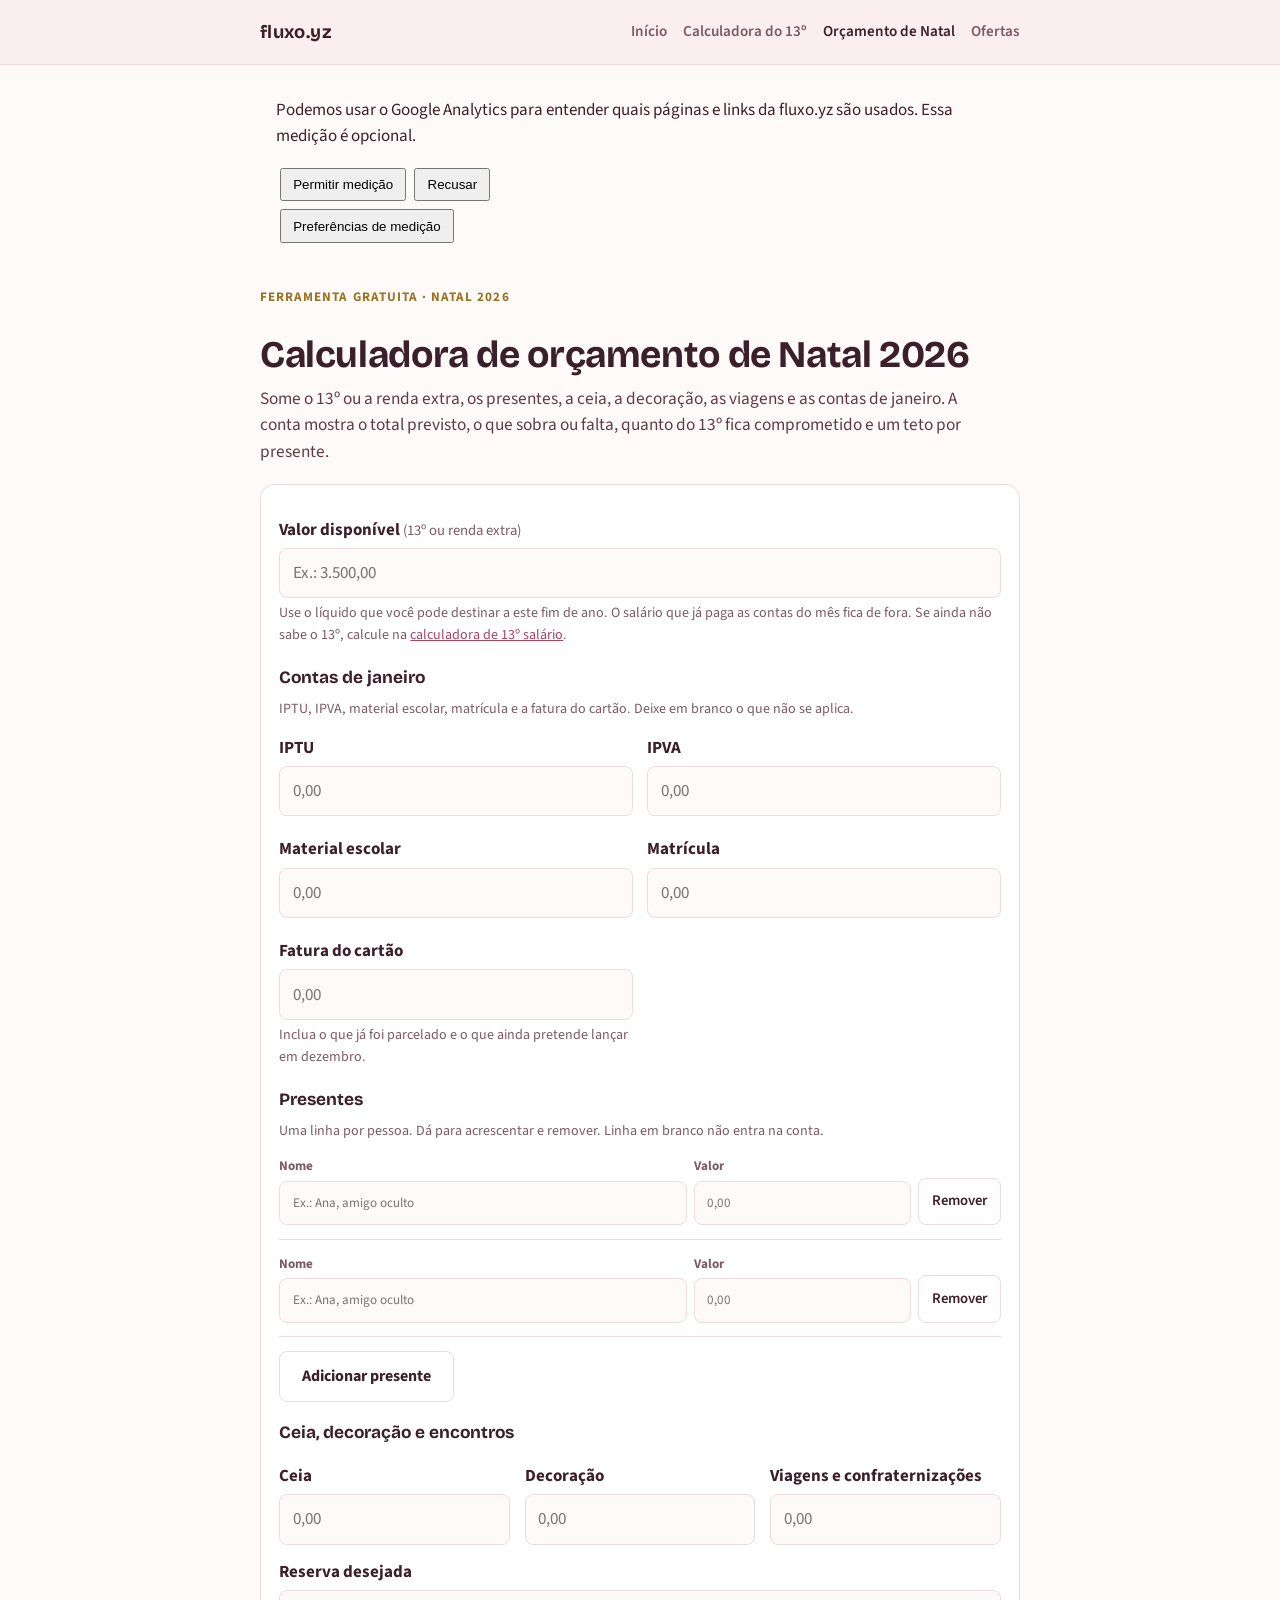
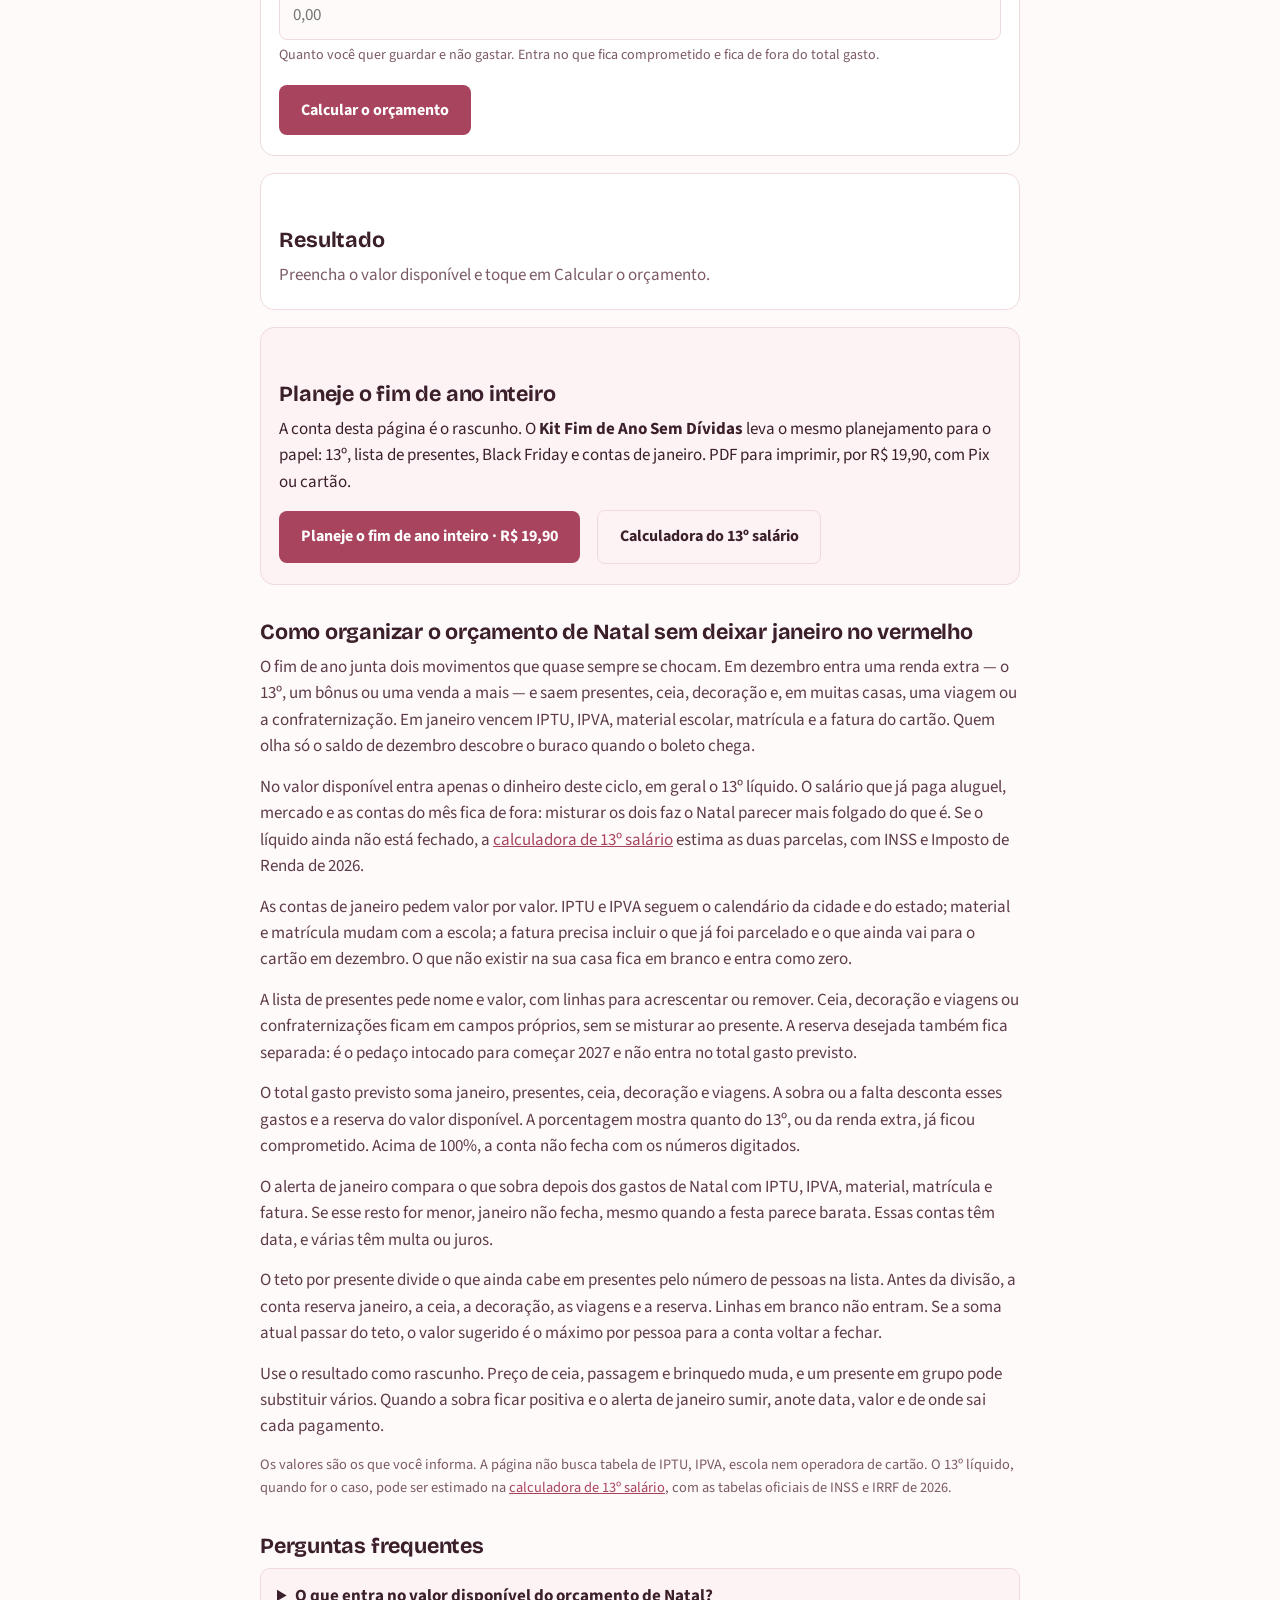
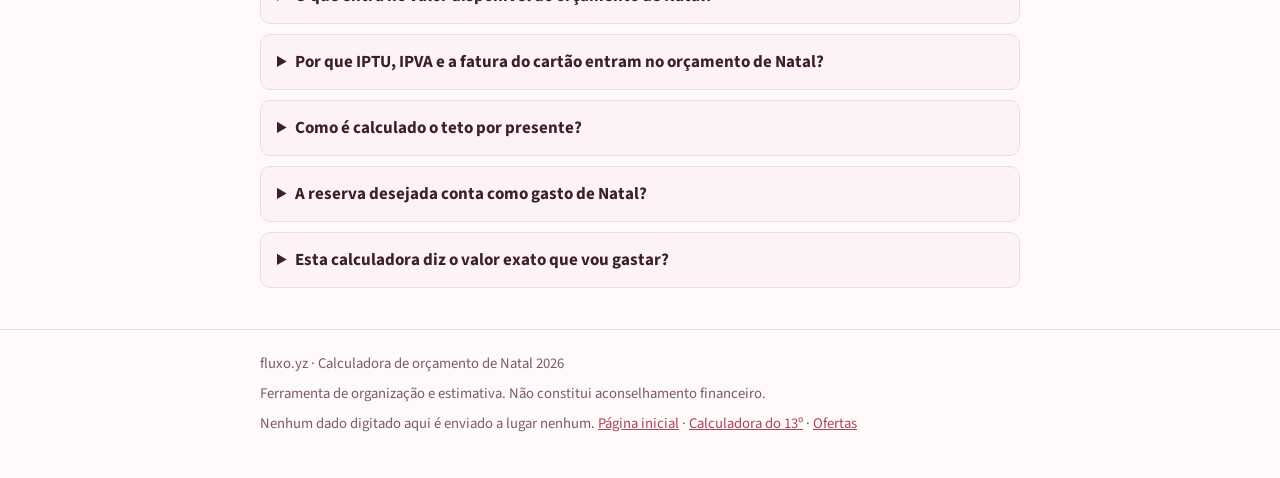
<file: fluxo-yz/calculadora-orcamento-natal/index.html>
<!DOCTYPE html>
<html lang="pt-BR">
<head>
  <meta charset="utf-8">
  <meta name="viewport" content="width=device-width, initial-scale=1, viewport-fit=cover">
  <title>Calculadora de orçamento de Natal 2026 — fluxo.yz</title>
  <meta name="description" content="Calcule grátis o orçamento de Natal 2026: presentes, ceia, decoração, viagens e contas de janeiro. Veja a sobra do 13º, se janeiro fecha e o teto por presente.">
  <link rel="canonical" href="https://studiozanoni.github.io/fluxo-yz/calculadora-orcamento-natal/">
  <meta name="robots" content="index,follow">
  <meta name="theme-color" content="#a8445e">
  <meta property="og:type" content="website">
  <meta property="og:locale" content="pt_BR">
  <meta property="og:site_name" content="fluxo.yz">
  <meta property="og:title" content="Calculadora de orçamento de Natal 2026 — fluxo.yz">
  <meta property="og:description" content="Calcule grátis o orçamento de Natal 2026: total previsto, sobra ou falta, percentual do 13º, alerta de janeiro e teto por presente.">
  <meta property="og:url" content="https://studiozanoni.github.io/fluxo-yz/calculadora-orcamento-natal/">
  <meta name="twitter:card" content="summary">
  <meta name="twitter:title" content="Calculadora de orçamento de Natal 2026 — fluxo.yz">
  <meta name="twitter:description" content="Presentes, ceia, janeiro e a sobra do 13º. Veja se o orçamento de Natal fecha e qual teto cabe em cada presente.">
  <link rel="stylesheet" href="https://fonts.googleapis.com/css2?family=Bricolage+Grotesque:wght@600;700&family=Source+Sans+3:wght@400;600;700&display=swap">
  <script type="application/ld+json">
  {
    "@context": "https://schema.org",
    "@type": "FAQPage",
    "mainEntity": [
      {
        "@type": "Question",
        "name": "O que entra no valor disponível do orçamento de Natal?",
        "acceptedAnswer": {
          "@type": "Answer",
          "text": "Entra o dinheiro extra que você decidiu usar neste fim de ano: o 13º líquido, um bônus ou outra renda. O salário que já cobre aluguel, mercado e as contas do mês fica de fora. Se o 13º ainda não está calculado, a calculadora de 13º salário estima o líquido com INSS e Imposto de Renda de 2026."
        }
      },
      {
        "@type": "Question",
        "name": "Por que IPTU, IPVA e a fatura do cartão entram no orçamento de Natal?",
        "acceptedAnswer": {
          "@type": "Answer",
          "text": "Porque essas contas vencem em janeiro, quando o dinheiro de dezembro já foi gasto. A calculadora soma IPTU, IPVA, material escolar, matrícula e fatura e compara com o que sobra depois de presentes, ceia, decoração e viagens. Se esse resto não cobre as contas, o alerta avisa que janeiro não fecha."
        }
      },
      {
        "@type": "Question",
        "name": "Como é calculado o teto por presente?",
        "acceptedAnswer": {
          "@type": "Answer",
          "text": "Primeiro saem do valor disponível as contas de janeiro, a ceia, a decoração, as viagens ou confraternizações e a reserva desejada. O que resta é dividido pelo número de presentes que têm nome ou valor na lista. Linhas em branco não entram. O resultado é um teto igual por pessoa; dá para gastar menos com uma e mais com outra, desde que a soma não passe do total."
        }
      },
      {
        "@type": "Question",
        "name": "A reserva desejada conta como gasto de Natal?",
        "acceptedAnswer": {
          "@type": "Answer",
          "text": "Não. Ela fica de fora do total gasto previsto e entra só na conta do que está comprometido, junto com os gastos. Se a sobra ficar negativa, a reserva é o primeiro número a rever. Contas de janeiro com data e multa pedem prioridade sobre um presente."
        }
      },
      {
        "@type": "Question",
        "name": "Esta calculadora diz o valor exato que vou gastar?",
        "acceptedAnswer": {
          "@type": "Answer",
          "text": "Não. Ela soma os números que você informa e mostra o total previsto, a sobra ou a falta, a porcentagem do 13º comprometida, o alerta de janeiro e um teto por presente. Preços mudam. Ferramenta de organização e estimativa. Não constitui aconselhamento financeiro."
        }
      }
    ]
  }
  </script>
  <style>
    :root {
      --bg: #fffafa;
      --surface: #fdf3f5;
      --fg: #3b1f2a;
      --muted: #7b5a66;
      --line: #efdadf;
      --hero: #fbeef0;
      --gold: #9a7421;
      --gold-soft: #f6ead0;
      --btn: #a8445e;
      --btn-fg: #ffffff;
      --lead: #5e3b48;
      --meta: #8a6572;
      --card: #ffffff;
      --ok: #2c6b4a;
      --warn: #8a5a00;
      --font-display: "Bricolage Grotesque", "Segoe UI", system-ui, sans-serif;
      --font-body: "Source Sans 3", "Segoe UI", system-ui, sans-serif;
    }
    @media (prefers-color-scheme: dark) {
      :root:not([data-theme="light"]) {
        --bg: #1c1116;
        --surface: #2a1a22;
        --fg: #f8edf0;
        --muted: #c4a3ae;
        --line: #42272f;
        --hero: #2a1a22;
        --gold: #e3bf72;
        --gold-soft: #3b2d16;
        --btn: #e58aa3;
        --btn-fg: #2a1019;
        --lead: #e0c5cd;
        --meta: #b99aa5;
        --card: #24151c;
        --ok: #8ed0ae;
        --warn: #e3bf72;
        color-scheme: dark;
      }
    }
    * { box-sizing: border-box; }
    html { scroll-behavior: smooth; }
    body {
      margin: 0;
      background: var(--bg);
      color: var(--fg);
      font: 17px/1.55 var(--font-body);
      -webkit-font-smoothing: antialiased;
    }
    img { max-width: 100%; height: auto; }
    a { color: var(--btn); }
    a:hover { color: var(--fg); }
    :focus-visible { outline: 3px solid var(--gold); outline-offset: 2px; }
    .skip {
      position: absolute; left: 0.75rem; top: -4rem; z-index: 100;
      background: var(--btn); color: var(--btn-fg); padding: 0.6rem 1rem;
      border-radius: 8px; text-decoration: none;
    }
    .skip:focus { top: 0.75rem; }
    .wrap { width: min(760px, calc(100% - 2rem)); margin-inline: auto; }
    header.top {
      background: var(--hero);
      border-bottom: 1px solid var(--line);
    }
    header.top .wrap {
      display: flex; align-items: center; justify-content: space-between;
      gap: 1rem; min-height: 4rem; flex-wrap: wrap;
      padding-block: 0.7rem;
    }
    .brand {
      font-family: var(--font-display);
      font-weight: 700; font-size: 1.15rem;
      text-decoration: none; color: var(--fg); letter-spacing: 0.02em;
    }
    nav { display: flex; flex-wrap: wrap; gap: 0.35rem 1rem; justify-content: flex-end; }
    @media (max-width: 639px) { nav { justify-content: flex-start; } }
    nav a {
      color: var(--muted); text-decoration: none; font-weight: 600;
      font-size: 0.95rem;
    }
    nav a[aria-current="page"] { color: var(--fg); }
    nav a:hover { color: var(--fg); }
    h1, h2, h3 {
      font-family: var(--font-display);
      letter-spacing: -0.01em; line-height: 1.15; text-wrap: balance;
      margin: 0 0 0.6rem;
    }
    h1 { font-size: clamp(1.7rem, 5vw, 2.35rem); margin-top: 1.6rem; }
    h2 { font-size: 1.35rem; margin-top: 2.2rem; }
    p { margin: 0 0 0.9rem; }
    .eyebrow {
      margin: 1.5rem 0 0; font-size: 0.82rem; font-weight: 700;
      letter-spacing: 0.08em; text-transform: uppercase; color: var(--gold);
    }
    .lead { font-size: 1.08rem; color: var(--lead); max-width: 46rem; }
    .card, .result-card, .box {
      background: var(--card);
      border: 1px solid var(--line);
      border-radius: 14px;
      padding: 1.15rem 1.15rem 1.25rem;
      margin: 1.1rem 0;
    }
    .box { background: var(--surface); }
    fieldset { border: 0; margin: 1.15rem 0 0; padding: 0; min-inline-size: 0; }
    legend {
      font-family: var(--font-display);
      font-weight: 700;
      font-size: 1.08rem;
      padding: 0;
      margin: 0 0 0.15rem;
    }
    label { display: block; font-weight: 700; margin: 0.85rem 0 0.3rem; }
    .optional { font-weight: 400; color: var(--muted); font-size: 0.92rem; }
    input, select {
      width: 100%; padding: 0.7rem 0.8rem; font: inherit; color: var(--fg);
      background: var(--bg); border: 1px solid var(--line); border-radius: 8px;
    }
    .hint { display: block; margin-top: 0.3rem; font-size: 0.88rem; color: var(--muted); font-weight: 400; }
    .row { display: grid; gap: 0.4rem 0.9rem; grid-template-columns: 1fr; }
    @media (min-width: 640px) {
      .row { grid-template-columns: 1fr 1fr; }
      .row.row-3 { grid-template-columns: 1fr 1fr 1fr; }
    }
    .gift-list { display: flex; flex-direction: column; gap: 0.85rem; margin-top: 0.85rem; }
    .gift-row {
      display: grid;
      gap: 0.45rem;
      grid-template-columns: 1fr;
      padding-bottom: 0.85rem;
      border-bottom: 1px solid var(--line);
    }
    .gift-row label { margin: 0; font-size: 0.82rem; color: var(--muted); }
    .gift-row input { margin-top: 0.25rem; color: var(--fg); font-weight: 400; }
    @media (min-width: 640px) {
      .gift-row { grid-template-columns: 1.5fr 0.8fr auto; align-items: end; }
    }
    .form-actions { margin-top: 1.15rem; }
    .btn {
      display: inline-block; background: var(--btn); color: var(--btn-fg);
      font-family: var(--font-body); font-weight: 700; font-size: 1rem;
      text-decoration: none; border: 0; border-radius: 8px;
      padding: 0.85rem 1.35rem; cursor: pointer;
    }
    .btn:hover { filter: brightness(0.95); color: var(--btn-fg); }
    .btn-ghost {
      background: transparent; color: var(--fg);
      border: 1px solid var(--line); margin-left: 0.5rem;
    }
    .btn-add { margin: 0.85rem 0 0; margin-left: 0; }
    .btn-remove {
      background: transparent; color: var(--fg);
      border: 1px solid var(--line); border-radius: 8px;
      font: inherit; font-weight: 600; font-size: 0.92rem;
      padding: 0.7rem 0.8rem; cursor: pointer; text-align: center;
    }
    .btn-remove:hover { color: var(--btn); }
    button:disabled { opacity: 0.55; cursor: not-allowed; }
    @media (max-width: 639px) {
      .form-actions .btn, .btn-add, .cta-actions .btn { display: block; width: 100%; text-align: center; }
      .btn-ghost { margin-left: 0; }
    }
    .erro { color: #9b1c2c; font-weight: 600; margin: 0.6rem 0 0; }
    .result-rows { list-style: none; margin: 0; padding: 0; }
    .result-rows li {
      display: flex; justify-content: space-between; gap: 1rem;
      align-items: baseline; padding: 0.7rem 0;
      border-bottom: 1px solid var(--line);
    }
    .result-rows li[hidden] { display: none; }
    .result-rows .label { color: var(--muted); }
    .result-rows .label small { display: block; font-size: 0.82rem; font-weight: 400; }
    .result-rows .val { font-family: var(--font-display); font-weight: 700; font-size: 1.15rem; white-space: nowrap; }
    .result-rows .discount .val { color: var(--muted); }
    .result-rows .highlight { background: var(--surface); margin: 0 -1.15rem; padding: 0.85rem 1.15rem; border-bottom: 1px solid var(--line); }
    .result-rows .total { border-bottom: 0; padding-top: 0.95rem; }
    .result-rows .total .val { font-size: 1.45rem; color: var(--ok); }
    .result-rows .val.is-warn, .result-rows .total .val.is-warn { color: var(--warn); }
    .notice {
      margin: 0.95rem 0 0;
      padding: 0.85rem 1rem;
      border-radius: 10px;
      background: var(--surface);
      border: 1px solid var(--line);
    }
    .notice strong { display: block; margin-bottom: 0.15rem; }
    .notice.warn { background: var(--gold-soft); border-color: transparent; }
    .notice.warn strong { color: var(--warn); }
    .notice.ok strong { color: var(--ok); }
    .breakdown { margin-top: 0.9rem; }
    .breakdown summary { cursor: pointer; font-weight: 700; }
    .breakdown p { margin: 0.6rem 0 0; color: var(--muted); font-size: 0.95rem; }
    .placeholder { color: var(--muted); margin: 0; }
    .prose p, .prose li { color: var(--lead); }
    .prose ul { margin: 0 0 0.9rem; padding-left: 1.15rem; }
    .source-note { font-size: 0.9rem; color: var(--muted); }
    details.faq {
      background: var(--surface); border: 1px solid var(--line);
      border-radius: 10px; padding: 0.85rem 1rem; margin: 0 0 0.65rem;
    }
    details.faq summary { cursor: pointer; font-weight: 700; }
    details.faq p { margin: 0.55rem 0 0; color: var(--muted); }
    .cta-actions { display: flex; flex-wrap: wrap; gap: 0.6rem; align-items: center; }
    footer {
      border-top: 1px solid var(--line);
      margin-top: 2.6rem; padding: 1.4rem 0 2.2rem;
      color: var(--muted); font-size: 0.92rem;
    }
    footer p { margin: 0 0 0.45rem; }
  </style>
<script defer src="../assets/analytics.js"></script>
</head>
<body>
  <a class="skip" href="#conteudo">Ir para o conteúdo</a>
  <header class="top">
    <div class="wrap">
      <a class="brand" href="../" aria-label="fluxo.yz, página inicial">fluxo.yz</a>
      <nav aria-label="Principal">
        <a href="../">Início</a>
        <a href="../calculadora-13o-salario/">Calculadora do 13º</a>
        <a href="./" aria-current="page">Orçamento de Natal</a>
        <a href="../ofertas/">Ofertas</a>
      </nav>
    </div>
  </header>

  <main id="conteudo" class="wrap">
    <p class="eyebrow">Ferramenta gratuita · Natal 2026</p>
    <h1>Calculadora de orçamento de Natal 2026</h1>
    <p class="lead">Some o 13º ou a renda extra, os presentes, a ceia, a decoração, as viagens e as contas de janeiro. A conta mostra o total previsto, o que sobra ou falta, quanto do 13º fica comprometido e um teto por presente.</p>

    <form class="card" id="form-natal" novalidate>
      <div>
        <label for="disponivel">Valor disponível <span class="optional">(13º ou renda extra)</span></label>
        <input id="disponivel" name="disponivel" type="text" inputmode="decimal" autocomplete="off" required placeholder="Ex.: 3.500,00" aria-describedby="disponivel-hint">
        <span class="hint" id="disponivel-hint">Use o líquido que você pode destinar a este fim de ano. O salário que já paga as contas do mês fica de fora. Se ainda não sabe o 13º, calcule na <a href="../calculadora-13o-salario/">calculadora de 13º salário</a>.</span>
      </div>

      <fieldset>
        <legend>Contas de janeiro</legend>
        <span class="hint">IPTU, IPVA, material escolar, matrícula e a fatura do cartão. Deixe em branco o que não se aplica.</span>
        <div class="row">
          <div>
            <label for="iptu">IPTU</label>
            <input id="iptu" name="iptu" type="text" inputmode="decimal" autocomplete="off" placeholder="0,00">
          </div>
          <div>
            <label for="ipva">IPVA</label>
            <input id="ipva" name="ipva" type="text" inputmode="decimal" autocomplete="off" placeholder="0,00">
          </div>
          <div>
            <label for="material">Material escolar</label>
            <input id="material" name="material" type="text" inputmode="decimal" autocomplete="off" placeholder="0,00">
          </div>
          <div>
            <label for="matricula">Matrícula</label>
            <input id="matricula" name="matricula" type="text" inputmode="decimal" autocomplete="off" placeholder="0,00">
          </div>
          <div>
            <label for="fatura">Fatura do cartão</label>
            <input id="fatura" name="fatura" type="text" inputmode="decimal" autocomplete="off" placeholder="0,00" aria-describedby="fatura-hint">
            <span class="hint" id="fatura-hint">Inclua o que já foi parcelado e o que ainda pretende lançar em dezembro.</span>
          </div>
        </div>
      </fieldset>

      <fieldset>
        <legend>Presentes</legend>
        <span class="hint" id="presentes-hint">Uma linha por pessoa. Dá para acrescentar e remover. Linha em branco não entra na conta.</span>
        <div id="lista-presentes" class="gift-list"></div>
        <button type="button" class="btn btn-ghost btn-add" id="add-presente">Adicionar presente</button>
      </fieldset>

      <fieldset>
        <legend>Ceia, decoração e encontros</legend>
        <div class="row row-3">
          <div>
            <label for="ceia">Ceia</label>
            <input id="ceia" name="ceia" type="text" inputmode="decimal" autocomplete="off" placeholder="0,00">
          </div>
          <div>
            <label for="decoracao">Decoração</label>
            <input id="decoracao" name="decoracao" type="text" inputmode="decimal" autocomplete="off" placeholder="0,00">
          </div>
          <div>
            <label for="viagens">Viagens e confraternizações</label>
            <input id="viagens" name="viagens" type="text" inputmode="decimal" autocomplete="off" placeholder="0,00">
          </div>
        </div>
      </fieldset>

      <div>
        <label for="reserva">Reserva desejada</label>
        <input id="reserva" name="reserva" type="text" inputmode="decimal" autocomplete="off" placeholder="0,00" aria-describedby="reserva-hint">
        <span class="hint" id="reserva-hint">Quanto você quer guardar e não gastar. Entra no que fica comprometido e fica de fora do total gasto.</span>
      </div>

      <p class="erro" id="erro" hidden></p>
      <div class="form-actions">
        <button class="btn" type="submit">Calcular o orçamento</button>
      </div>
    </form>

    <section class="result-card" id="painel-resultado" aria-live="polite">
      <h2>Resultado</h2>
      <p class="placeholder" id="placeholder">Preencha o valor disponível e toque em Calcular o orçamento.</p>
      <div id="resultado" hidden>
        <ul class="result-rows">
          <li>
            <span class="label">Valor disponível<small>13º ou renda extra</small></span>
            <span class="val" id="out-disponivel"></span>
          </li>
          <li class="discount">
            <span class="label">Contas de janeiro<small id="out-janeiro-hint"></small></span>
            <span class="val" id="out-janeiro"></span>
          </li>
          <li class="discount">
            <span class="label">Presentes<small id="out-presentes-hint"></small></span>
            <span class="val" id="out-presentes"></span>
          </li>
          <li class="discount">
            <span class="label">Ceia</span>
            <span class="val" id="out-ceia"></span>
          </li>
          <li class="discount">
            <span class="label">Decoração</span>
            <span class="val" id="out-decoracao"></span>
          </li>
          <li class="discount">
            <span class="label">Viagens e confraternizações</span>
            <span class="val" id="out-viagens"></span>
          </li>
          <li class="highlight">
            <span class="label">Total gasto previsto<small>Janeiro + presentes + ceia + decoração + viagens</small></span>
            <span class="val" id="out-total"></span>
          </li>
          <li class="discount">
            <span class="label">Reserva desejada<small>Fora do gasto; entra no comprometido</small></span>
            <span class="val" id="out-reserva"></span>
          </li>
          <li>
            <span class="label">% do 13º comprometido<small>Gastos previstos + reserva, sobre o valor disponível</small></span>
            <span class="val" id="out-pct"></span>
          </li>
          <li class="total">
            <span class="label"><span id="out-saldo-label">Sobra</span><small id="out-saldo-hint"></small></span>
            <span class="val" id="out-saldo"></span>
          </li>
        </ul>
        <div class="notice" id="aviso-janeiro"></div>
        <div class="notice" id="aviso-teto"></div>
        <details class="breakdown">
          <summary>Como chegamos nesses valores</summary>
          <p id="detalhes"></p>
        </details>
      </div>
    </section>

    <section class="box" id="kit" aria-label="Planeje o fim de ano inteiro">
      <h2>Planeje o fim de ano inteiro</h2>
      <p>A conta desta página é o rascunho. O <strong>Kit Fim de Ano Sem Dívidas</strong> leva o mesmo planejamento para o papel: 13º, lista de presentes, Black Friday e contas de janeiro. PDF para imprimir, por R$&nbsp;19,90, com Pix ou cartão.</p>
      <div class="cta-actions">
        <a class="btn" href="https://pay.kiwify.com.br/gpDDOzI?utm_source=calculadora&amp;utm_medium=site&amp;utm_campaign=natal-2026&amp;utm_content=resultado">Planeje o fim de ano inteiro · R$ 19,90</a>
        <a class="btn btn-ghost" href="../calculadora-13o-salario/">Calculadora do 13º salário</a>
      </div>
    </section>

    <section class="prose" id="como-funciona">
      <h2>Como organizar o orçamento de Natal sem deixar janeiro no vermelho</h2>
      <p>O fim de ano junta dois movimentos que quase sempre se chocam. Em dezembro entra uma renda extra — o 13º, um bônus ou uma venda a mais — e saem presentes, ceia, decoração e, em muitas casas, uma viagem ou a confraternização. Em janeiro vencem IPTU, IPVA, material escolar, matrícula e a fatura do cartão. Quem olha só o saldo de dezembro descobre o buraco quando o boleto chega.</p>
      <p>No valor disponível entra apenas o dinheiro deste ciclo, em geral o 13º líquido. O salário que já paga aluguel, mercado e as contas do mês fica de fora: misturar os dois faz o Natal parecer mais folgado do que é. Se o líquido ainda não está fechado, a <a href="../calculadora-13o-salario/">calculadora de 13º salário</a> estima as duas parcelas, com INSS e Imposto de Renda de 2026.</p>
      <p>As contas de janeiro pedem valor por valor. IPTU e IPVA seguem o calendário da cidade e do estado; material e matrícula mudam com a escola; a fatura precisa incluir o que já foi parcelado e o que ainda vai para o cartão em dezembro. O que não existir na sua casa fica em branco e entra como zero.</p>
      <p>A lista de presentes pede nome e valor, com linhas para acrescentar ou remover. Ceia, decoração e viagens ou confraternizações ficam em campos próprios, sem se misturar ao presente. A reserva desejada também fica separada: é o pedaço intocado para começar 2027 e não entra no total gasto previsto.</p>
      <p>O total gasto previsto soma janeiro, presentes, ceia, decoração e viagens. A sobra ou a falta desconta esses gastos e a reserva do valor disponível. A porcentagem mostra quanto do 13º, ou da renda extra, já ficou comprometido. Acima de 100%, a conta não fecha com os números digitados.</p>
      <p>O alerta de janeiro compara o que sobra depois dos gastos de Natal com IPTU, IPVA, material, matrícula e fatura. Se esse resto for menor, janeiro não fecha, mesmo quando a festa parece barata. Essas contas têm data, e várias têm multa ou juros.</p>
      <p>O teto por presente divide o que ainda cabe em presentes pelo número de pessoas na lista. Antes da divisão, a conta reserva janeiro, a ceia, a decoração, as viagens e a reserva. Linhas em branco não entram. Se a soma atual passar do teto, o valor sugerido é o máximo por pessoa para a conta voltar a fechar.</p>
      <p>Use o resultado como rascunho. Preço de ceia, passagem e brinquedo muda, e um presente em grupo pode substituir vários. Quando a sobra ficar positiva e o alerta de janeiro sumir, anote data, valor e de onde sai cada pagamento.</p>
    </section>

    <p class="source-note">Os valores são os que você informa. A página não busca tabela de IPTU, IPVA, escola nem operadora de cartão. O 13º líquido, quando for o caso, pode ser estimado na <a href="../calculadora-13o-salario/">calculadora de 13º salário</a>, com as tabelas oficiais de INSS e IRRF de 2026.</p>

    <h2>Perguntas frequentes</h2>
    <details class="faq"><summary>O que entra no valor disponível do orçamento de Natal?</summary><p>Entra o dinheiro extra que você decidiu usar neste fim de ano: o 13º líquido, um bônus ou outra renda. O salário que já cobre aluguel, mercado e as contas do mês fica de fora. Se o 13º ainda não está calculado, a calculadora de 13º salário estima o líquido com INSS e Imposto de Renda de 2026.</p></details>
    <details class="faq"><summary>Por que IPTU, IPVA e a fatura do cartão entram no orçamento de Natal?</summary><p>Porque essas contas vencem em janeiro, quando o dinheiro de dezembro já foi gasto. A calculadora soma IPTU, IPVA, material escolar, matrícula e fatura e compara com o que sobra depois de presentes, ceia, decoração e viagens. Se esse resto não cobre as contas, o alerta avisa que janeiro não fecha.</p></details>
    <details class="faq"><summary>Como é calculado o teto por presente?</summary><p>Primeiro saem do valor disponível as contas de janeiro, a ceia, a decoração, as viagens ou confraternizações e a reserva desejada. O que resta é dividido pelo número de presentes que têm nome ou valor na lista. Linhas em branco não entram. O resultado é um teto igual por pessoa; dá para gastar menos com uma e mais com outra, desde que a soma não passe do total.</p></details>
    <details class="faq"><summary>A reserva desejada conta como gasto de Natal?</summary><p>Não. Ela fica de fora do total gasto previsto e entra só na conta do que está comprometido, junto com os gastos. Se a sobra ficar negativa, a reserva é o primeiro número a rever. Contas de janeiro com data e multa pedem prioridade sobre um presente.</p></details>
    <details class="faq"><summary>Esta calculadora diz o valor exato que vou gastar?</summary><p>Não. Ela soma os números que você informa e mostra o total previsto, a sobra ou a falta, a porcentagem do 13º comprometida, o alerta de janeiro e um teto por presente. Preços mudam. Ferramenta de organização e estimativa. Não constitui aconselhamento financeiro.</p></details>
  </main>

  <footer>
    <div class="wrap">
      <p>fluxo.yz · Calculadora de orçamento de Natal 2026</p>
      <p>Ferramenta de organização e estimativa. Não constitui aconselhamento financeiro.</p>
      <p>Nenhum dado digitado aqui é enviado a lugar nenhum. <a href="../">Página inicial</a> · <a href="../calculadora-13o-salario/">Calculadora do 13º</a> · <a href="../ofertas/">Ofertas</a></p>
    </div>
  </footer>

  <script>
  (function () {
    "use strict";

    var LIMITE_PRESENTES = 30;

    function arred(n) {
      if (!isFinite(n)) return NaN;
      var sinal = n < 0 ? -1 : 1;
      return sinal * Math.round(Math.abs(n) * 100 + 1e-6) / 100;
    }

    function brl(n) {
      return arred(n).toLocaleString("pt-BR", { style: "currency", currency: "BRL" });
    }

    function formatPct(n) {
      var rounded = Math.round(n * 10) / 10;
      var inteiro = Math.abs(rounded - Math.round(rounded)) < 1e-9;
      return rounded.toLocaleString("pt-BR", {
        minimumFractionDigits: inteiro ? 0 : 1,
        maximumFractionDigits: 1
      }) + "%";
    }

    function parseMoney(raw) {
      if (raw == null) return 0;
      var s = String(raw).trim();
      if (!s) return 0;
      s = s.replace(/\s/g, "").replace(/R\$\s?/i, "");
      if (s.indexOf(",") !== -1 && s.indexOf(".") !== -1) {
        s = s.replace(/\./g, "").replace(",", ".");
      } else if (s.indexOf(",") !== -1) {
        s = s.replace(",", ".");
      } else if (/^\d{1,3}(\.\d{3})+$/.test(s)) {
        s = s.replace(/\./g, "");
      }
      var n = Number(s);
      return isFinite(n) ? n : NaN;
    }

    function calcularOrcamento(d) {
      var lista = d.lista || [];
      var presentes = arred(lista.reduce(function (soma, item) {
        return soma + (Number(item.valor) || 0);
      }, 0));
      var iptu = arred(d.iptu || 0);
      var ipva = arred(d.ipva || 0);
      var material = arred(d.material || 0);
      var matricula = arred(d.matricula || 0);
      var fatura = arred(d.fatura || 0);
      var ceia = arred(d.ceia || 0);
      var decoracao = arred(d.decoracao || 0);
      var viagens = arred(d.viagens || 0);
      var reserva = arred(d.reserva || 0);
      var disponivel = arred(d.disponivel || 0);
      var janeiro = arred(iptu + ipva + material + matricula + fatura);
      var natal = arred(presentes + ceia + decoracao + viagens);
      var totalGasto = arred(janeiro + natal);
      var comprometido = arred(totalGasto + reserva);
      var diferenca = arred(disponivel - comprometido);
      var percentual = disponivel > 0 ? (comprometido / disponivel) * 100 : null;
      var sobraAposNatal = arred(disponivel - natal);
      var situacaoJaneiro = "vazio";
      if (janeiro > 0) {
        situacaoJaneiro = sobraAposNatal + 0.001 >= janeiro ? "fecha" : "nao-fecha";
      }
      var faltaJaneiro = situacaoJaneiro === "nao-fecha" ? arred(janeiro - sobraAposNatal) : 0;
      var nPresentes = lista.length;
      var orcamentoPresentes = arred(disponivel - janeiro - ceia - decoracao - viagens - reserva);
      var teto = nPresentes > 0 ? arred(orcamentoPresentes / nPresentes) : null;
      return {
        disponivel: disponivel,
        iptu: iptu,
        ipva: ipva,
        material: material,
        matricula: matricula,
        fatura: fatura,
        janeiro: janeiro,
        lista: lista,
        presentes: presentes,
        ceia: ceia,
        decoracao: decoracao,
        viagens: viagens,
        natal: natal,
        totalGasto: totalGasto,
        reserva: reserva,
        comprometido: comprometido,
        diferenca: diferenca,
        percentual: percentual,
        sobraAposNatal: sobraAposNatal,
        situacaoJaneiro: situacaoJaneiro,
        faltaJaneiro: faltaJaneiro,
        nPresentes: nPresentes,
        orcamentoPresentes: orcamentoPresentes,
        teto: teto
      };
    }

    window.calcularOrcamento = calcularOrcamento;

    var form = document.getElementById("form-natal");
    var erro = document.getElementById("erro");
    var placeholder = document.getElementById("placeholder");
    var resultado = document.getElementById("resultado");
    var lista = document.getElementById("lista-presentes");
    var addBtn = document.getElementById("add-presente");
    var jaCalculou = false;

    var CAMPOS = [
      ["disponivel", "o valor disponível"],
      ["iptu", "o IPTU"],
      ["ipva", "o IPVA"],
      ["material", "o material escolar"],
      ["matricula", "a matrícula"],
      ["fatura", "a fatura do cartão"],
      ["ceia", "a ceia"],
      ["decoracao", "a decoração"],
      ["viagens", "as viagens e confraternizações"],
      ["reserva", "a reserva desejada"]
    ];

    function lerValor(id) {
      var raw = document.getElementById(id).value;
      if (raw.trim() === "") return 0;
      return parseMoney(raw);
    }

    function lerPresentes() {
      var linhas = lista.querySelectorAll(".gift-row");
      var itens = [];
      for (var i = 0; i < linhas.length; i++) {
        var nome = linhas[i].querySelector(".gift-nome").value.trim();
        var raw = linhas[i].querySelector(".gift-valor").value;
        var vazio = raw.trim() === "";
        if (!nome && vazio) continue;
        var valor = vazio ? 0 : parseMoney(raw);
        if (!isFinite(valor) || valor < 0) {
          var quem = nome ? "de " + nome : "da linha " + (i + 1);
          return { erro: "O valor do presente " + quem + " precisa ser zero ou maior, no formato 50,00." };
        }
        itens.push({ nome: nome, valor: arred(valor) });
      }
      return { lista: itens };
    }

    function lerCampos() {
      var dados = {};
      for (var i = 0; i < CAMPOS.length; i++) {
        var id = CAMPOS[i][0];
        var nome = CAMPOS[i][1];
        var n = lerValor(id);
        if (!isFinite(n) || n < 0) {
          return { erro: "Informe " + nome + " com um valor válido, zero ou maior. Exemplo: 150,00." };
        }
        dados[id] = arred(n);
      }
      if (dados.disponivel <= 0) {
        return { erro: "Informe o valor disponível, maior que zero. Pode ser o 13º líquido ou outra renda extra." };
      }
      var presentes = lerPresentes();
      if (presentes.erro) return { erro: presentes.erro };
      dados.lista = presentes.lista;
      return { dados: dados };
    }

    function mostrarErro(msg) {
      erro.hidden = false;
      erro.textContent = msg;
      placeholder.hidden = false;
      resultado.hidden = true;
    }

    function setNotice(el, kind, title, body) {
      el.className = "notice " + kind;
      el.replaceChildren();
      var strong = document.createElement("strong");
      strong.textContent = title;
      var span = document.createElement("span");
      span.textContent = body;
      el.append(strong, span);
    }

    function textoTeto(r) {
      if (r.nPresentes === 0) {
        if (r.orcamentoPresentes > 0) {
          return {
            kind: "info",
            title: "Teto por presente",
            body: "Ainda não há presentes com nome ou valor. O que cabe na lista inteira, depois de janeiro, ceia, decoração, viagens e da reserva, é " + brl(r.orcamentoPresentes) + "."
          };
        }
        return {
          kind: "warn",
          title: "Sem margem para presentes",
          body: "Janeiro, ceia, decoração, viagens e a reserva já passam do valor disponível em " + brl(Math.abs(r.orcamentoPresentes)) + ". Não sobra um teto para presentes."
        };
      }
      if (r.orcamentoPresentes < 0) {
        var pessoas = r.nPresentes === 1 ? "o presente da lista" : "os " + r.nPresentes + " presentes";
        return {
          kind: "warn",
          title: "Sem margem para presentes",
          body: "Janeiro, ceia, decoração, viagens e a reserva já passam do valor disponível em " + brl(Math.abs(r.orcamentoPresentes)) + ". Não há teto positivo para dividir entre " + pessoas + "."
        };
      }
      var exato = arred(r.teto * r.nPresentes) === r.orcamentoPresentes;
      var cada = exato ? brl(r.teto) : "cerca de " + brl(r.teto);
      var meio = r.nPresentes === 1
        ? cada + " para o presente da lista, dentro de " + brl(r.orcamentoPresentes) + " no total."
        : cada + " para cada um dos " + r.nPresentes + " presentes, dentro de " + brl(r.orcamentoPresentes) + " no total.";
      meio = meio.charAt(0).toUpperCase() + meio.slice(1);
      var passa = r.presentes > r.orcamentoPresentes + 0.001;
      var listaTxt = passa
        ? " A lista atual soma " + brl(r.presentes) + " e passa desse teto em " + brl(arred(r.presentes - r.orcamentoPresentes)) + "."
        : " A lista atual soma " + brl(r.presentes) + " e cabe nesse limite.";
      return {
        kind: passa ? "warn" : "ok",
        title: "Teto sugerido por presente",
        body: meio + listaTxt
      };
    }

    function textoJaneiro(r) {
      if (r.situacaoJaneiro === "vazio") {
        return {
          kind: "info",
          title: "Janeiro sem valores",
          body: "IPTU, IPVA, material escolar, matrícula e fatura ficaram em branco. O alerta de janeiro aparece quando alguma dessas contas tem valor."
        };
      }
      if (r.situacaoJaneiro === "fecha") {
        return {
          kind: "ok",
          title: "Janeiro fecha",
          body: "Depois dos gastos de Natal sobram " + brl(r.sobraAposNatal) + ". As contas de janeiro somam " + brl(r.janeiro) + "."
        };
      }
      if (r.sobraAposNatal < 0) {
        return {
          kind: "warn",
          title: "Janeiro não fecha",
          body: "Os gastos de Natal já passam do valor disponível em " + brl(Math.abs(r.sobraAposNatal)) + ". As contas de janeiro somam " + brl(r.janeiro) + ". Faltam " + brl(r.faltaJaneiro) + " para cobrir a festa e as contas de janeiro."
        };
      }
      return {
        kind: "warn",
        title: "Janeiro não fecha",
        body: "Depois dos gastos de Natal sobram " + brl(r.sobraAposNatal) + ", e as contas de janeiro somam " + brl(r.janeiro) + ". Faltam " + brl(r.faltaJaneiro) + " para IPTU, IPVA, material escolar, matrícula e a fatura."
      };
    }

    function detalhesDe(r) {
      var pessoas = r.lista.map(function (item) {
        return (item.nome || "sem nome") + " " + brl(item.valor);
      }).join(", ");
      var saldo = r.diferenca < -0.001
        ? "Falta " + brl(Math.abs(r.diferenca)) + "."
        : "Sobra " + brl(Math.max(r.diferenca, 0)) + ".";
      var janeiroTxt = r.situacaoJaneiro === "nao-fecha"
        ? "Janeiro não fecha: faltam " + brl(r.faltaJaneiro) + " depois dos gastos de Natal."
        : r.situacaoJaneiro === "fecha"
          ? "Janeiro fecha: sobram " + brl(r.sobraAposNatal) + " depois do Natal, diante de " + brl(r.janeiro) + " em contas."
          : "Nenhuma conta de janeiro foi informada.";
      return "Valor disponível: " + brl(r.disponivel) + ". " +
        "Contas de janeiro: IPTU " + brl(r.iptu) + " + IPVA " + brl(r.ipva) + " + material escolar " + brl(r.material) + " + matrícula " + brl(r.matricula) + " + fatura " + brl(r.fatura) + " = " + brl(r.janeiro) + ". " +
        "Presentes (" + (pessoas || "nenhum") + "): " + brl(r.presentes) + ". " +
        "Ceia " + brl(r.ceia) + ", decoração " + brl(r.decoracao) + ", viagens e confraternizações " + brl(r.viagens) + ". " +
        "Total gasto previsto = " + brl(r.totalGasto) + ". Reserva desejada = " + brl(r.reserva) + ". " +
        "Comprometido (gastos + reserva) = " + brl(r.comprometido) + ", o que dá " + formatPct(r.percentual) + " do valor disponível. " +
        saldo + " " + janeiroTxt + " " +
        "Orçamento de presentes = disponível − janeiro − ceia − decoração − viagens − reserva = " + brl(r.orcamentoPresentes) + ".";
    }

    function render(dados) {
      var r = calcularOrcamento(dados);
      document.getElementById("out-disponivel").textContent = brl(r.disponivel);
      document.getElementById("out-janeiro").textContent = brl(r.janeiro);
      document.getElementById("out-janeiro-hint").textContent = "IPTU, IPVA, material, matrícula e fatura";
      document.getElementById("out-presentes").textContent = brl(r.presentes);
      document.getElementById("out-presentes-hint").textContent = r.nPresentes === 1 ? "1 presente na lista" : r.nPresentes + " presentes na lista";
      document.getElementById("out-ceia").textContent = brl(r.ceia);
      document.getElementById("out-decoracao").textContent = brl(r.decoracao);
      document.getElementById("out-viagens").textContent = brl(r.viagens);
      document.getElementById("out-total").textContent = brl(r.totalGasto);
      document.getElementById("out-reserva").textContent = brl(r.reserva);

      var pct = document.getElementById("out-pct");
      pct.textContent = formatPct(r.percentual);
      pct.className = "val" + (r.percentual > 100.05 ? " is-warn" : "");

      var falta = r.diferenca < -0.001;
      document.getElementById("out-saldo-label").textContent = falta ? "Falta" : "Sobra";
      document.getElementById("out-saldo-hint").textContent = falta
        ? "Quanto os gastos e a reserva passam do valor disponível."
        : r.diferenca <= 0.001
          ? "A conta fecha sem dinheiro sobrando."
          : "Valor disponível menos gastos e reserva.";
      var saldo = document.getElementById("out-saldo");
      saldo.textContent = brl(Math.abs(r.diferenca));
      saldo.className = "val" + (falta ? " is-warn" : "");

      var avisoJan = textoJaneiro(r);
      setNotice(document.getElementById("aviso-janeiro"), avisoJan.kind, avisoJan.title, avisoJan.body);
      var avisoTeto = textoTeto(r);
      setNotice(document.getElementById("aviso-teto"), avisoTeto.kind, avisoTeto.title, avisoTeto.body);
      document.getElementById("detalhes").textContent = detalhesDe(r);

      erro.hidden = true;
      placeholder.hidden = true;
      resultado.hidden = false;
    }

    function recalcular(rolar) {
      var lido = lerCampos();
      if (lido.erro) {
        mostrarErro(lido.erro);
        return;
      }
      render(lido.dados);
      if (rolar) {
        document.getElementById("resultado").scrollIntoView({ behavior: "smooth", block: "nearest" });
      }
    }

    function atualizarBotaoAdd() {
      var n = lista.querySelectorAll(".gift-row").length;
      addBtn.disabled = n >= LIMITE_PRESENTES;
      addBtn.textContent = n >= LIMITE_PRESENTES ? "Limite de 30 presentes" : "Adicionar presente";
    }

    function adicionarLinha() {
      if (lista.querySelectorAll(".gift-row").length >= LIMITE_PRESENTES) return;
      var row = document.createElement("div");
      row.className = "gift-row";

      var labelNome = document.createElement("label");
      labelNome.appendChild(document.createTextNode("Nome"));
      var inputNome = document.createElement("input");
      inputNome.type = "text";
      inputNome.className = "gift-nome";
      inputNome.placeholder = "Ex.: Ana, amigo oculto";
      inputNome.autocomplete = "off";
      inputNome.maxLength = 80;
      labelNome.appendChild(inputNome);

      var labelValor = document.createElement("label");
      labelValor.appendChild(document.createTextNode("Valor"));
      var inputValor = document.createElement("input");
      inputValor.type = "text";
      inputValor.className = "gift-valor";
      inputValor.placeholder = "0,00";
      inputValor.inputMode = "decimal";
      inputValor.autocomplete = "off";
      labelValor.appendChild(inputValor);

      var remove = document.createElement("button");
      remove.type = "button";
      remove.className = "btn-remove";
      remove.textContent = "Remover";

      function sincronizar() {
        var nome = inputNome.value.trim();
        remove.setAttribute("aria-label", nome ? "Remover presente de " + nome : "Remover presente");
      }
      inputNome.addEventListener("input", sincronizar);
      sincronizar();

      row.append(labelNome, labelValor, remove);
      lista.appendChild(row);
      atualizarBotaoAdd();
    }

    lista.addEventListener("click", function (ev) {
      var btn = ev.target.closest("button");
      if (!btn || !lista.contains(btn)) return;
      var row = btn.closest(".gift-row");
      if (row) row.remove();
      atualizarBotaoAdd();
      if (jaCalculou) recalcular(false);
    });

    addBtn.addEventListener("click", function () {
      adicionarLinha();
      var linhas = lista.querySelectorAll(".gift-nome");
      if (linhas.length) linhas[linhas.length - 1].focus();
    });

    form.addEventListener("submit", function (ev) {
      ev.preventDefault();
      jaCalculou = true;
      recalcular(true);
    });

    form.addEventListener("input", function () {
      if (jaCalculou) recalcular(false);
    });

    adicionarLinha();
    adicionarLinha();
  })();
  </script>
</body>
</html>
</file>
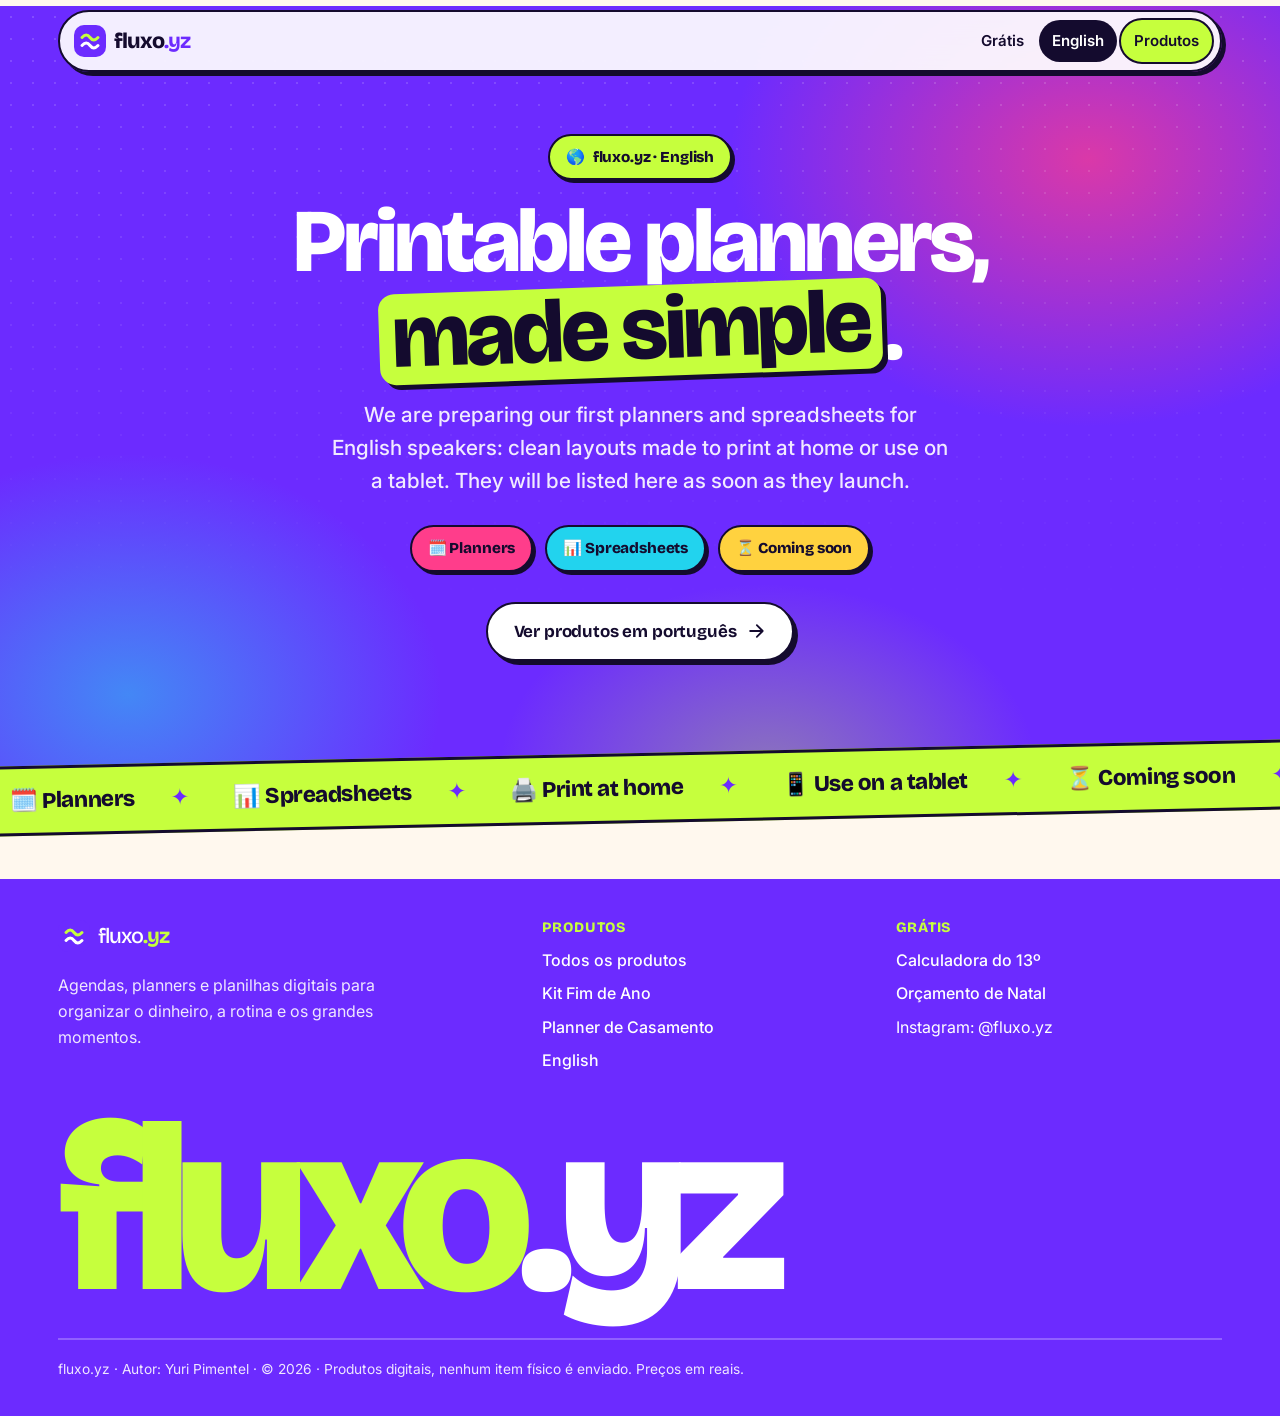
<file: fluxo-yz/en/index.html>
<!doctype html>
<html lang="en">
<head>
<meta charset="utf-8">
<meta name="viewport" content="width=device-width,initial-scale=1,viewport-fit=cover">
<title>fluxo.yz in English — printable planners (coming soon)</title>
<meta name="description" content="Printable planners and spreadsheets for English speakers, from fluxo.yz. Coming soon.">
<meta name="theme-color" content="#6C2BFF">
<meta name="robots" content="noindex">
<link rel="icon" href="../assets/favicon.svg" type="image/svg+xml">
<link rel="preconnect" href="https://fonts.googleapis.com">
<link rel="preconnect" href="https://fonts.gstatic.com" crossorigin>
<link rel="stylesheet" href="https://fonts.googleapis.com/css2?family=Bricolage+Grotesque:opsz,wght@12..96,600;12..96,700;12..96,800&family=Inter:wght@400;500;600;700&display=swap">
<link rel="stylesheet" href="../assets/site.css">
</head>
<body>
<a class="skip" href="#conteudo">Skip to content</a>
<header class="site-header"><div class="wrap"><div class="bar">
  <a class="logo" href="../index.html" aria-label="fluxo.yz, página inicial"><svg viewBox="0 0 32 32" aria-hidden="true"><rect width="32" height="32" rx="10" fill="#6C2BFF"/><path d="M8 12.5c3-3.2 5.6-3.2 8 0s5 3.2 8 0" fill="none" stroke="#C6FF3D" stroke-width="3" stroke-linecap="round"/><path d="M8 20.5c3-3.2 5.6-3.2 8 0s5 3.2 8 0" fill="none" stroke="#fff" stroke-width="3" stroke-linecap="round"/></svg><span>fluxo<b>.yz</b></span></a>
  <nav class="nav" aria-label="Principal">
    <a href="../index.html#gratis" class="hide-sm">Grátis</a>
    <a href="../en/index.html" class="hide-sm" aria-current="page">English</a>
    <a href="../ofertas/index.html" class="cta-nav">Produtos</a>
  </nav>
</div></div></header>
<main id="conteudo">
<section class="hero en-hero"><div class="wrap">
  <span class="sticker s-lime"><span class="emoji" aria-hidden="true">🌎</span>fluxo.yz · English</span>
  <h1>Printable planners, <span class="hl">made simple</span>.</h1>
  <p class="lead">We are preparing our first planners and spreadsheets for English speakers: clean layouts made to print at home or use on a tablet. They will be listed here as soon as they launch.</p>
  <div class="en-stickers" aria-hidden="true"><span class="sticker s-pink">🗓️ Planners</span><span class="sticker s-cyan">📊 Spreadsheets</span><span class="sticker s-sun">⏳ Coming soon</span></div>
  <div class="hero-ctas"><a class="btn btn-white" href="../ofertas/index.html" lang="pt-BR">Ver produtos em português <svg viewBox="0 0 24 24" fill="none" stroke="currentColor" stroke-width="2.2" stroke-linecap="round" stroke-linejoin="round" aria-hidden="true"><path d="M5 12h14M13 5l7 7-7 7"/></svg></a></div>
</div></section>
<div class="mq-wrap"><div class="marquee" role="region" aria-label="What is coming"><div class="marquee-track"><ul><li>🗓️ Planners</li><li>📊 Spreadsheets</li><li>🖨️ Print at home</li><li>📱 Use on a tablet</li><li>⏳ Coming soon</li></ul><ul aria-hidden="true"><li>🗓️ Planners</li><li>📊 Spreadsheets</li><li>🖨️ Print at home</li><li>📱 Use on a tablet</li><li>⏳ Coming soon</li></ul></div></div></div>
<div style="height:56px"></div>
</main>
<footer class="site-footer"><div class="wrap">
  <div class="cols">
    <div><a class="logo" href="../index.html"><svg viewBox="0 0 32 32" aria-hidden="true"><rect width="32" height="32" rx="10" fill="#6C2BFF"/><path d="M8 12.5c3-3.2 5.6-3.2 8 0s5 3.2 8 0" fill="none" stroke="#C6FF3D" stroke-width="3" stroke-linecap="round"/><path d="M8 20.5c3-3.2 5.6-3.2 8 0s5 3.2 8 0" fill="none" stroke="#fff" stroke-width="3" stroke-linecap="round"/></svg><span>fluxo<b>.yz</b></span></a>
      <p class="about">Agendas, planners e planilhas digitais para organizar o dinheiro, a rotina e os grandes momentos.</p></div>
    <div><h4>Produtos</h4><ul>
      <li><a href="../ofertas/index.html">Todos os produtos</a></li>
      <li><a href="../ofertas/fim-de-ano-sem-dividas.html">Kit Fim de Ano</a></li>
      <li><a href="../ofertas/planner-casamento.html">Planner de Casamento</a></li>
      <li><a href="../en/index.html">English</a></li></ul></div>
    <div><h4>Grátis</h4><ul>
      <li><a href="../calculadora-13o-salario/">Calculadora do 13º</a></li>
      <li><a href="../calculadora-orcamento-natal/">Orçamento de Natal</a></li>
      <li>Instagram: @fluxo.yz</li></ul></div>
  </div>
  <p class="footer-big" aria-hidden="true">fluxo<span>.yz</span></p>
  <div class="legal">fluxo.yz · Autor: Yuri Pimentel · © 2026 · Produtos digitais, nenhum item físico é enviado. Preços em reais.</div>
</div></footer>
</body></html>
</file>
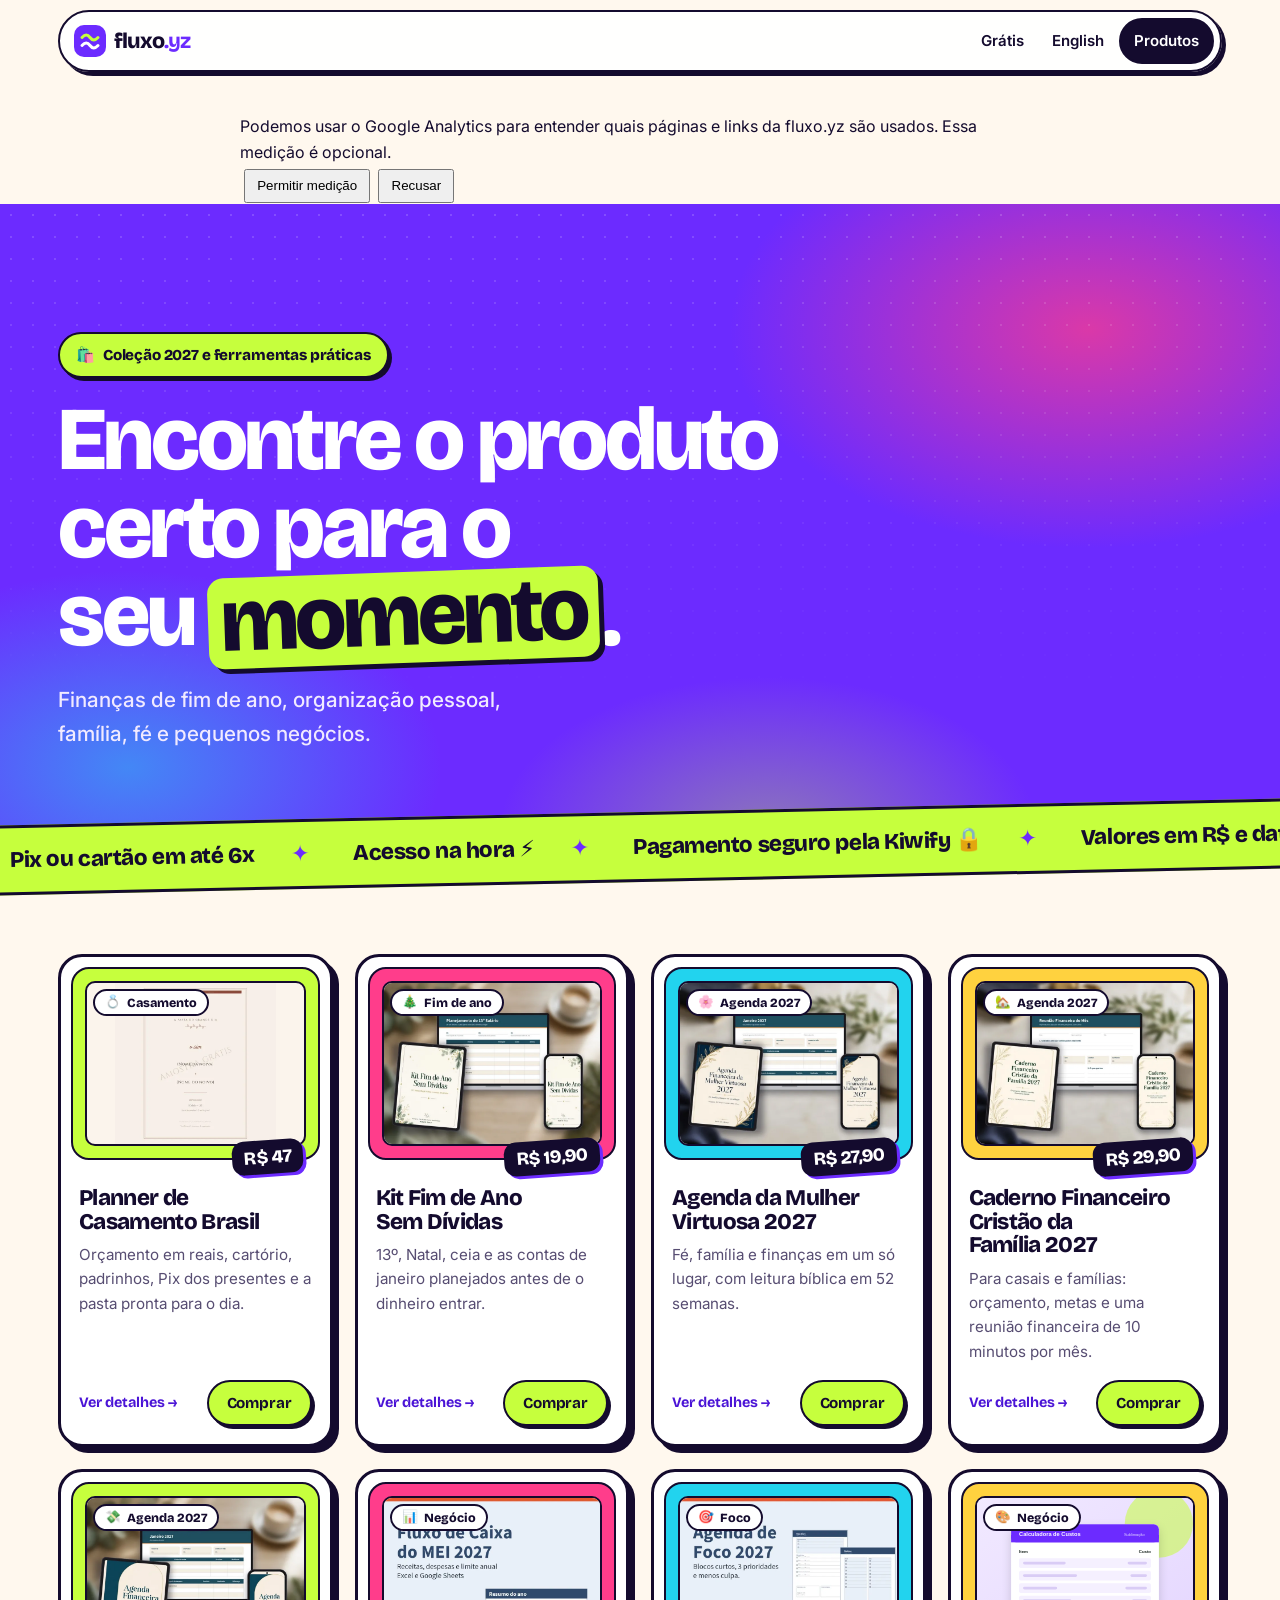
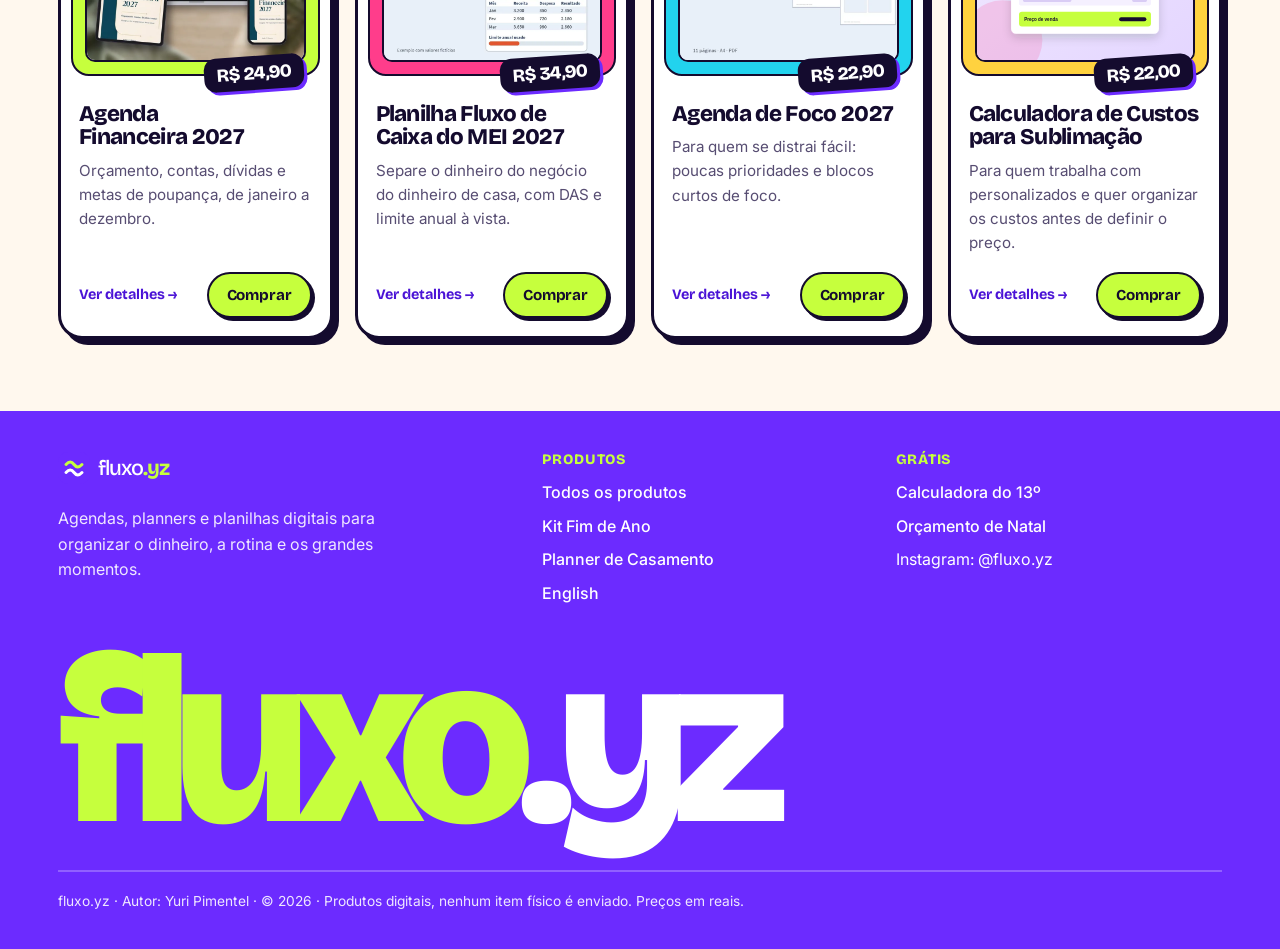
<file: fluxo-yz/ofertas/index.html>
<!doctype html>
<html lang="pt-BR">
<head>
<meta charset="utf-8">
<meta name="viewport" content="width=device-width,initial-scale=1,viewport-fit=cover">
<title>Produtos digitais | fluxo.yz</title>
<meta name="description" content="Ferramentas digitais de organização para o casamento, 2027, finanças, fé, foco e pequenos negócios.">
<meta name="theme-color" content="#6C2BFF">
<link rel="icon" href="../assets/favicon.svg" type="image/svg+xml">
<link rel="preconnect" href="https://fonts.googleapis.com">
<link rel="preconnect" href="https://fonts.gstatic.com" crossorigin>
<link rel="stylesheet" href="https://fonts.googleapis.com/css2?family=Bricolage+Grotesque:opsz,wght@12..96,600;12..96,700;12..96,800&family=Inter:wght@400;500;600;700&display=swap">
<link rel="stylesheet" href="../assets/site.css">
<meta property="og:title" content="fluxo.yz — produtos digitais">
<meta property="og:description" content="Organização para o ano, a família e o negócio.">
<script defer src="../assets/analytics.js"></script>
</head>
<body>
<a class="skip" href="#conteudo">Pular para o conteúdo</a>
<header class="site-header"><div class="wrap"><div class="bar">
  <a class="logo" href="../index.html" aria-label="fluxo.yz, página inicial"><svg viewBox="0 0 32 32" aria-hidden="true"><rect width="32" height="32" rx="10" fill="#6C2BFF"/><path d="M8 12.5c3-3.2 5.6-3.2 8 0s5 3.2 8 0" fill="none" stroke="#C6FF3D" stroke-width="3" stroke-linecap="round"/><path d="M8 20.5c3-3.2 5.6-3.2 8 0s5 3.2 8 0" fill="none" stroke="#fff" stroke-width="3" stroke-linecap="round"/></svg><span>fluxo<b>.yz</b></span></a>
  <nav class="nav" aria-label="Principal">
    <a href="../index.html#gratis" class="hide-sm">Grátis</a>
    <a href="../en/index.html" class="hide-sm">English</a>
    <a href="../ofertas/index.html" class="cta-nav" aria-current="page">Produtos</a>
  </nav>
</div></div></header>
<main id="conteudo">
<section class="hero" style="padding-bottom:80px"><div class="wrap">
  <span class="sticker s-lime"><span class="emoji" aria-hidden="true">🛍️</span>Coleção 2027 e ferramentas práticas</span>
  <h1 style="max-width:14ch">Encontre o produto certo para o seu <span class="hl">momento</span>.</h1>
  <p class="lead">Finanças de fim de ano, organização pessoal, família, fé e pequenos negócios.</p>
</div></section>
<div class="mq-wrap"><div class="marquee" role="region" aria-label="Como a compra funciona"><div class="marquee-track"><ul><li>Pix ou cartão em até 6x</li><li>Acesso na hora ⚡</li><li>Pagamento seguro pela Kiwify 🔒</li><li>Valores em R$ e datas em dd/mm</li><li>Feito para o Brasil 🇧🇷</li><li>Imprima em casa 🖨️</li><li>Planilhas no Excel e Google Sheets</li></ul><ul aria-hidden="true"><li>Pix ou cartão em até 6x</li><li>Acesso na hora ⚡</li><li>Pagamento seguro pela Kiwify 🔒</li><li>Valores em R$ e datas em dd/mm</li><li>Feito para o Brasil 🇧🇷</li><li>Imprima em casa 🖨️</li><li>Planilhas no Excel e Google Sheets</li></ul></div></div></div>
<section class="section"><div class="wrap"><div class="grid grid-4">
<article class="card" data-cat="casamento">
  <div class="thumb contain"><span class="cat"><span class="emoji" aria-hidden="true">💍</span>Casamento</span><img src="../assets/img/planner-casamento.svg" width="600" height="600" alt="Planner de Casamento Brasil — Planilha + Pasta do Grande Dia" loading="lazy" decoding="async"><span class="price-tag">R$ 47</span></div>
  <div class="content">
    <h3><a href="../ofertas/planner-casamento.html">Planner de Casamento Brasil</a></h3>
    <p>Orçamento em reais, cartório, padrinhos, Pix dos presentes e a pasta pronta para o dia.</p>
    <div class="meta"><span class="see">Ver detalhes →</span><a class="btn btn-lime btn-sm buy" href="https://pay.kiwify.com.br/seXAGSn?utm_source=site&amp;utm_medium=pagina-produto&amp;utm_campaign=casamento" aria-label="Comprar Planner de Casamento Brasil — Planilha + Pasta do Grande Dia por R$ 47">Comprar</a></div>
  </div>
</article><article class="card" data-cat="fim">
  <div class="thumb"><span class="cat"><span class="emoji" aria-hidden="true">🎄</span>Fim de ano</span><img src="../assets/img/kit-fim-de-ano.svg" width="760" height="570" alt="Kit Fim de Ano Sem Dívidas" loading="lazy" decoding="async"><span class="price-tag">R$ 19,90</span></div>
  <div class="content">
    <h3><a href="../ofertas/fim-de-ano-sem-dividas.html">Kit Fim de Ano Sem Dívidas</a></h3>
    <p>13º, Natal, ceia e as contas de janeiro planejados antes de o dinheiro entrar.</p>
    <div class="meta"><span class="see">Ver detalhes →</span><a class="btn btn-lime btn-sm buy" href="https://pay.kiwify.com.br/gpDDOzI" aria-label="Comprar Kit Fim de Ano Sem Dívidas por R$ 19,90">Comprar</a></div>
  </div>
</article><article class="card" data-cat="ano">
  <div class="thumb"><span class="cat"><span class="emoji" aria-hidden="true">🌸</span>Agenda 2027</span><img src="../assets/img/mulher-virtuosa-2027.svg" width="760" height="570" alt="Agenda da Mulher Virtuosa 2027" loading="lazy" decoding="async"><span class="price-tag">R$ 27,90</span></div>
  <div class="content">
    <h3><a href="../ofertas/mulher-virtuosa-2027.html">Agenda da Mulher Virtuosa 2027</a></h3>
    <p>Fé, família e finanças em um só lugar, com leitura bíblica em 52 semanas.</p>
    <div class="meta"><span class="see">Ver detalhes →</span><a class="btn btn-lime btn-sm buy" href="https://pay.kiwify.com.br/ndzrZaI" aria-label="Comprar Agenda da Mulher Virtuosa 2027 por R$ 27,90">Comprar</a></div>
  </div>
</article><article class="card" data-cat="ano">
  <div class="thumb"><span class="cat"><span class="emoji" aria-hidden="true">🏡</span>Agenda 2027</span><img src="../assets/img/familia-crista-2027.svg" width="760" height="570" alt="Caderno Financeiro Cristão da Família 2027" loading="lazy" decoding="async"><span class="price-tag">R$ 29,90</span></div>
  <div class="content">
    <h3><a href="../ofertas/familia-crista-2027.html">Caderno Financeiro Cristão da Família 2027</a></h3>
    <p>Para casais e famílias: orçamento, metas e uma reunião financeira de 10 minutos por mês.</p>
    <div class="meta"><span class="see">Ver detalhes →</span><a class="btn btn-lime btn-sm buy" href="https://pay.kiwify.com.br/xUQPfjQ" aria-label="Comprar Caderno Financeiro Cristão da Família 2027 por R$ 29,90">Comprar</a></div>
  </div>
</article><article class="card" data-cat="ano">
  <div class="thumb"><span class="cat"><span class="emoji" aria-hidden="true">💸</span>Agenda 2027</span><img src="../assets/img/agenda-financeira-2027.svg" width="760" height="570" alt="Agenda Financeira 2027" loading="lazy" decoding="async"><span class="price-tag">R$ 24,90</span></div>
  <div class="content">
    <h3><a href="../ofertas/agenda-financeira-2027.html">Agenda Financeira 2027</a></h3>
    <p>Orçamento, contas, dívidas e metas de poupança, de janeiro a dezembro.</p>
    <div class="meta"><span class="see">Ver detalhes →</span><a class="btn btn-lime btn-sm buy" href="https://pay.kiwify.com.br/mEySs1c" aria-label="Comprar Agenda Financeira 2027 por R$ 24,90">Comprar</a></div>
  </div>
</article><article class="card" data-cat="negocio">
  <div class="thumb"><span class="cat"><span class="emoji" aria-hidden="true">📊</span>Negócio</span><img src="../assets/img/fluxo-caixa-mei-2027.svg" width="760" height="570" alt="Planilha Fluxo de Caixa do MEI 2027" loading="lazy" decoding="async"><span class="price-tag">R$ 34,90</span></div>
  <div class="content">
    <h3><a href="../ofertas/fluxo-caixa-mei-2027.html">Planilha Fluxo de Caixa do MEI 2027</a></h3>
    <p>Separe o dinheiro do negócio do dinheiro de casa, com DAS e limite anual à vista.</p>
    <div class="meta"><span class="see">Ver detalhes →</span><a class="btn btn-lime btn-sm buy" href="https://pay.kiwify.com.br/rLqLBRg" aria-label="Comprar Planilha Fluxo de Caixa do MEI 2027 por R$ 34,90">Comprar</a></div>
  </div>
</article><article class="card" data-cat="foco">
  <div class="thumb"><span class="cat"><span class="emoji" aria-hidden="true">🎯</span>Foco</span><img src="../assets/img/agenda-foco-2027.svg" width="760" height="570" alt="Agenda de Foco 2027" loading="lazy" decoding="async"><span class="price-tag">R$ 22,90</span></div>
  <div class="content">
    <h3><a href="../ofertas/agenda-foco-2027.html">Agenda de Foco 2027</a></h3>
    <p>Para quem se distrai fácil: poucas prioridades e blocos curtos de foco.</p>
    <div class="meta"><span class="see">Ver detalhes →</span><a class="btn btn-lime btn-sm buy" href="https://pay.kiwify.com.br/nKPD2Nx" aria-label="Comprar Agenda de Foco 2027 por R$ 22,90">Comprar</a></div>
  </div>
</article><article class="card" data-cat="negocio">
  <div class="thumb"><span class="cat"><span class="emoji" aria-hidden="true">🎨</span>Negócio</span><img src="../assets/img/custos-sublimacao.svg" width="760" height="570" alt="Ilustração da Calculadora de Custos para Sublimação" loading="lazy" decoding="async"><span class="price-tag">R$ 22,00</span></div>
  <div class="content">
    <h3><a href="../ofertas/custos-sublimacao.html">Calculadora de Custos para Sublimação</a></h3>
    <p>Para quem trabalha com personalizados e quer organizar os custos antes de definir o preço.</p>
    <div class="meta"><span class="see">Ver detalhes →</span><a class="btn btn-lime btn-sm buy" href="https://pay.kiwify.com.br/ODxu8qK" aria-label="Comprar Calculadora de Custos para Sublimação por R$ 22,00">Comprar</a></div>
  </div>
</article>
</div></div></section>
</main>
<footer class="site-footer"><div class="wrap">
  <div class="cols">
    <div><a class="logo" href="../index.html"><svg viewBox="0 0 32 32" aria-hidden="true"><rect width="32" height="32" rx="10" fill="#6C2BFF"/><path d="M8 12.5c3-3.2 5.6-3.2 8 0s5 3.2 8 0" fill="none" stroke="#C6FF3D" stroke-width="3" stroke-linecap="round"/><path d="M8 20.5c3-3.2 5.6-3.2 8 0s5 3.2 8 0" fill="none" stroke="#fff" stroke-width="3" stroke-linecap="round"/></svg><span>fluxo<b>.yz</b></span></a>
      <p class="about">Agendas, planners e planilhas digitais para organizar o dinheiro, a rotina e os grandes momentos.</p></div>
    <div><h4>Produtos</h4><ul>
      <li><a href="../ofertas/index.html">Todos os produtos</a></li>
      <li><a href="../ofertas/fim-de-ano-sem-dividas.html">Kit Fim de Ano</a></li>
      <li><a href="../ofertas/planner-casamento.html">Planner de Casamento</a></li>
      <li><a href="../en/index.html">English</a></li></ul></div>
    <div><h4>Grátis</h4><ul>
      <li><a href="../calculadora-13o-salario/">Calculadora do 13º</a></li>
      <li><a href="../calculadora-orcamento-natal/">Orçamento de Natal</a></li>
      <li>Instagram: @fluxo.yz</li></ul></div>
  </div>
  <p class="footer-big" aria-hidden="true">fluxo<span>.yz</span></p>
  <div class="legal">fluxo.yz · Autor: Yuri Pimentel · © 2026 · Produtos digitais, nenhum item físico é enviado. Preços em reais.</div>
</div></footer>
</body></html>
</file>
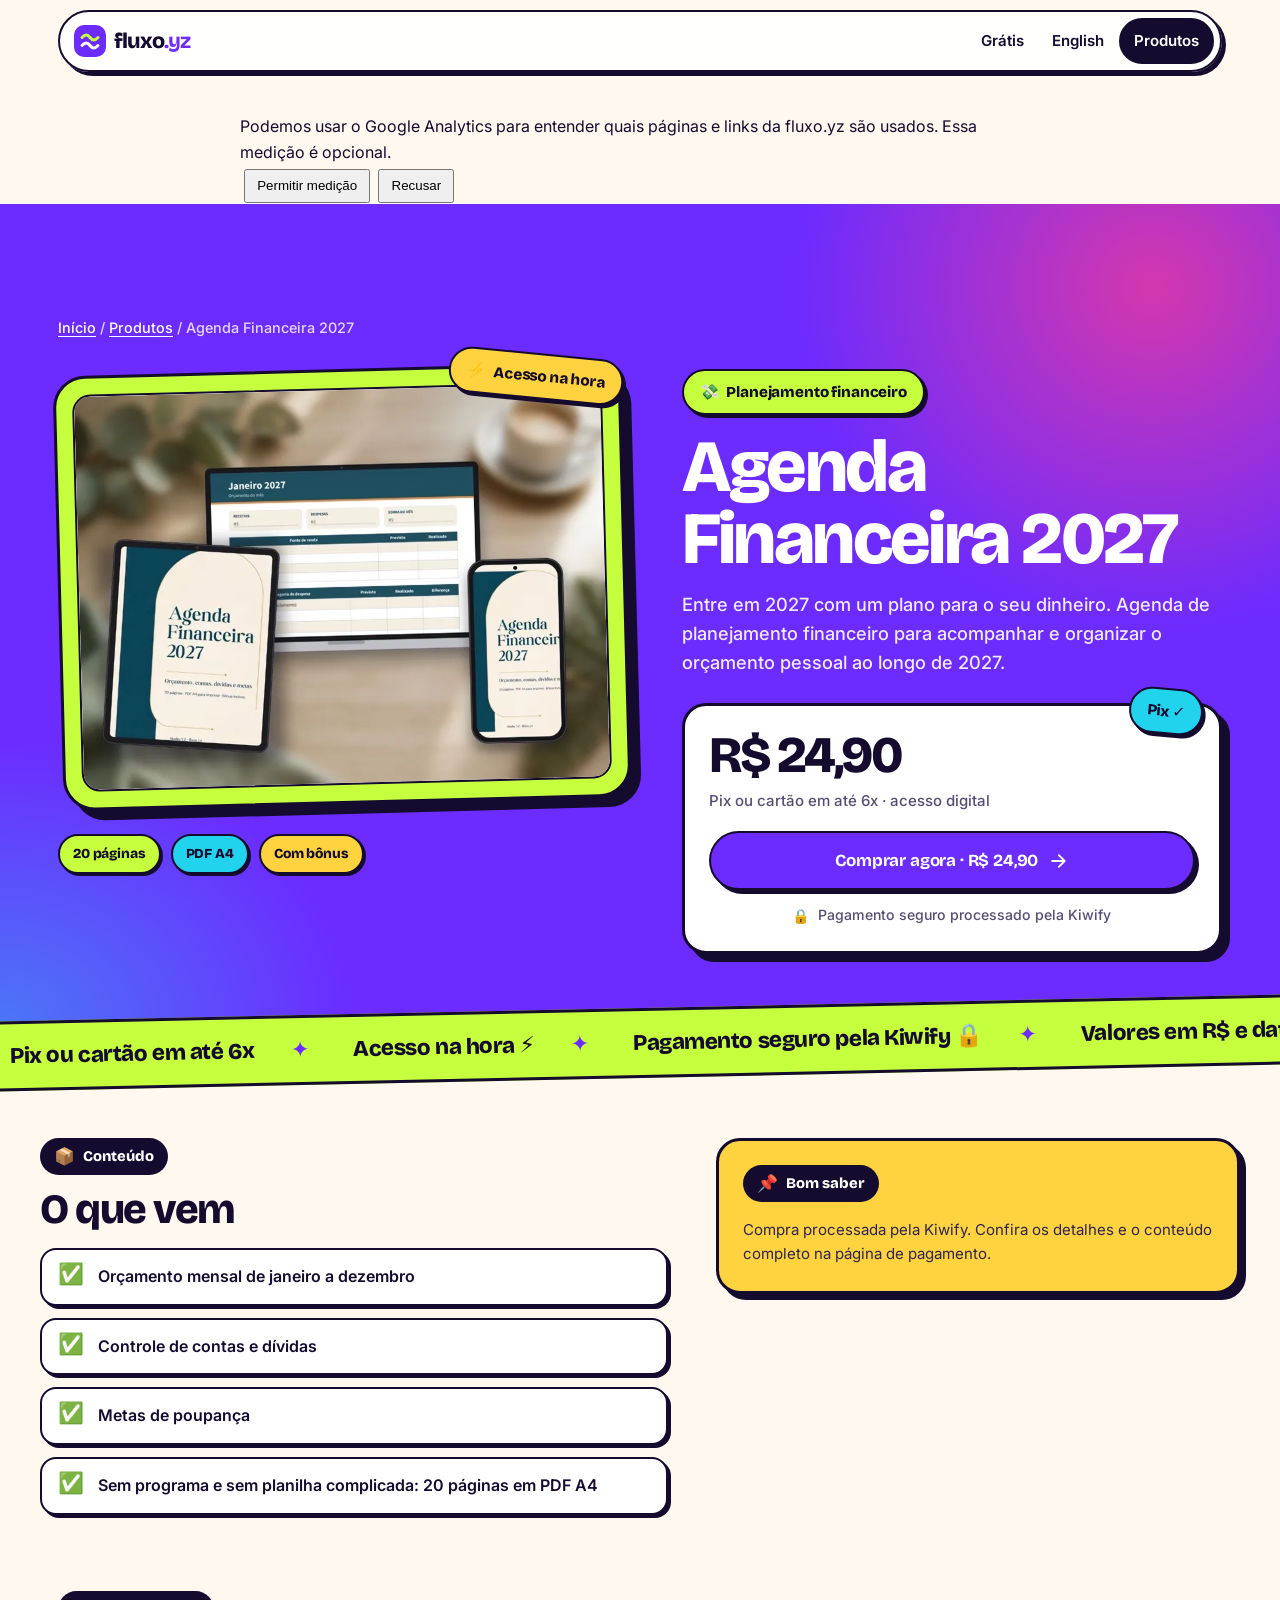
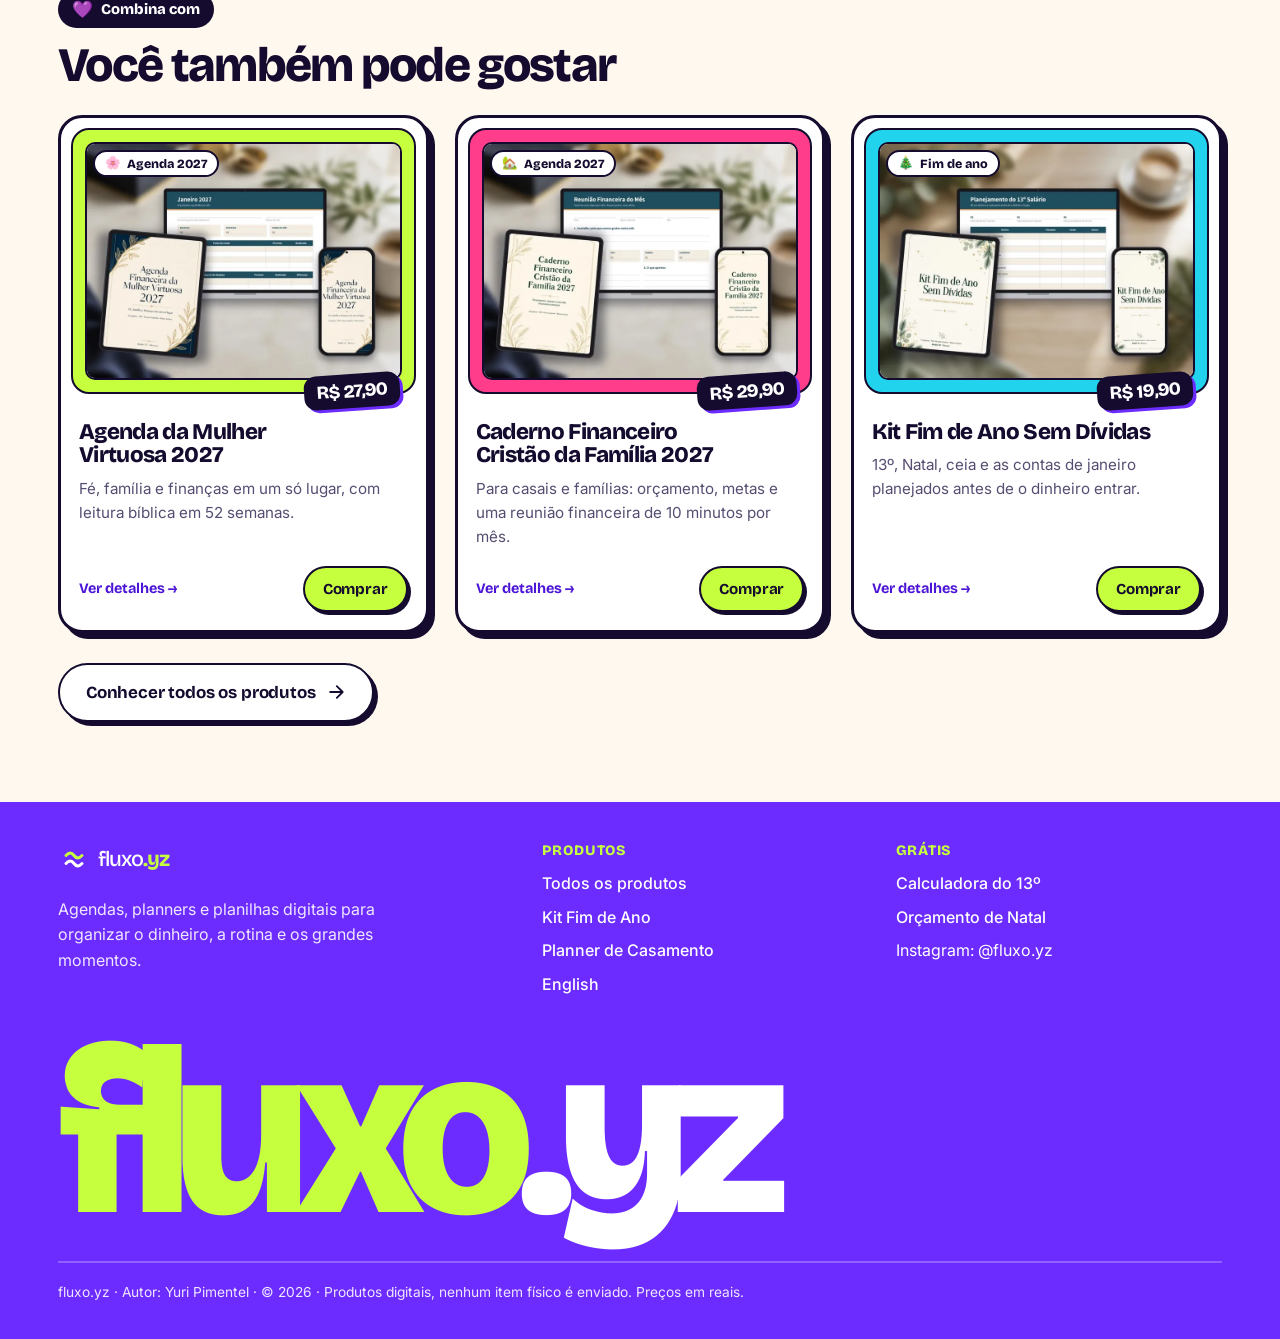
<file: fluxo-yz/ofertas/agenda-financeira-2027.html>
<!doctype html>
<html lang="pt-BR">
<head>
<meta charset="utf-8">
<meta name="viewport" content="width=device-width,initial-scale=1,viewport-fit=cover">
<title>Agenda Financeira 2027 | fluxo.yz</title>
<meta name="description" content="Agenda de planejamento financeiro para acompanhar e organizar o orçamento pessoal ao longo de 2027.">
<meta name="theme-color" content="#6C2BFF">
<link rel="icon" href="../assets/favicon.svg" type="image/svg+xml">
<link rel="preconnect" href="https://fonts.googleapis.com">
<link rel="preconnect" href="https://fonts.gstatic.com" crossorigin>
<link rel="stylesheet" href="https://fonts.googleapis.com/css2?family=Bricolage+Grotesque:opsz,wght@12..96,600;12..96,700;12..96,800&family=Inter:wght@400;500;600;700&display=swap">
<link rel="stylesheet" href="../assets/site.css">
<meta property="og:type" content="product">
<meta property="og:locale" content="pt_BR">
<meta property="og:site_name" content="fluxo.yz">
<meta property="og:title" content="Agenda Financeira 2027 — R$ 24,90">
<meta property="og:description" content="Agenda de planejamento financeiro para acompanhar e organizar o orçamento pessoal ao longo de 2027.">
<meta property="og:url" content="https://studiozanoni.github.io/fluxo-yz/ofertas/agenda-financeira-2027.html">
<link rel="canonical" href="https://studiozanoni.github.io/fluxo-yz/ofertas/agenda-financeira-2027.html">
<script type="application/ld+json">{"@context": "https://schema.org", "@type": "Product", "name": "Agenda Financeira 2027", "description": "Agenda de planejamento financeiro para acompanhar e organizar o orçamento pessoal ao longo de 2027.", "offers": {"@type": "Offer", "price": "24.90", "priceCurrency": "BRL", "url": "https://pay.kiwify.com.br/mEySs1c", "availability": "https://schema.org/InStock"}, "brand": {"@type": "Brand", "name": "fluxo.yz"}}</script>
<script defer src="../assets/analytics.js"></script>
</head>
<body>
<a class="skip" href="#conteudo">Pular para o conteúdo</a>
<header class="site-header"><div class="wrap"><div class="bar">
  <a class="logo" href="../index.html" aria-label="fluxo.yz, página inicial"><svg viewBox="0 0 32 32" aria-hidden="true"><rect width="32" height="32" rx="10" fill="#6C2BFF"/><path d="M8 12.5c3-3.2 5.6-3.2 8 0s5 3.2 8 0" fill="none" stroke="#C6FF3D" stroke-width="3" stroke-linecap="round"/><path d="M8 20.5c3-3.2 5.6-3.2 8 0s5 3.2 8 0" fill="none" stroke="#fff" stroke-width="3" stroke-linecap="round"/></svg><span>fluxo<b>.yz</b></span></a>
  <nav class="nav" aria-label="Principal">
    <a href="../index.html#gratis" class="hide-sm">Grátis</a>
    <a href="../en/index.html" class="hide-sm">English</a>
    <a href="../ofertas/index.html" class="cta-nav" aria-current="page">Produtos</a>
  </nav>
</div></div></header>
<main id="conteudo">
<section class="pdp-hero"><div class="wrap">
  <nav class="crumbs" aria-label="Você está em"><a href="../index.html">Início</a> / <a href="index.html">Produtos</a> / <span>Agenda Financeira 2027</span></nav>
  <div class="pdp">
    <div>
      <div class="stage"><img src="../assets/img/agenda-financeira-2027.svg" width="760" height="570" alt="Agenda Financeira 2027" loading="eager" fetchpriority="high" decoding="async"><span class="sticker s-sun st2"><span class="emoji" aria-hidden="true">⚡</span>Acesso na hora</span></div>
      <div class="facts"><span class="sticker s-lime">20 páginas</span><span class="sticker s-cyan">PDF A4</span><span class="sticker s-sun">Com bônus</span></div>
    </div>
    <div>
      <span class="sticker s-lime"><span class="emoji" aria-hidden="true">💸</span>Planejamento financeiro</span>
      <h1>Agenda Financeira 2027</h1>
      <p class="lede">Entre em 2027 com um plano para o seu dinheiro. Agenda de planejamento financeiro para acompanhar e organizar o orçamento pessoal ao longo de 2027.</p>
      <div class="buybox">
        <span class="sticker s-cyan tag-hot">Pix ✓</span>
        <div class="price">R$ 24,90</div>
        <div class="price-sub">Pix ou cartão em até 6x · acesso digital</div>
        <a class="btn btn-violet" id="buy" href="https://pay.kiwify.com.br/mEySs1c" rel="nofollow">Comprar agora · R$ 24,90 <svg viewBox="0 0 24 24" fill="none" stroke="currentColor" stroke-width="2.2" stroke-linecap="round" stroke-linejoin="round" aria-hidden="true"><path d="M5 12h14M13 5l7 7-7 7"/></svg></a>
        
        <div class="sec"><span class="emoji" aria-hidden="true">🔒</span>Pagamento seguro processado pela Kiwify</div>
      </div>
    </div>
  </div>
</div></section>
<div class="mq-wrap"><div class="marquee" role="region" aria-label="Como a compra funciona"><div class="marquee-track"><ul><li>Pix ou cartão em até 6x</li><li>Acesso na hora ⚡</li><li>Pagamento seguro pela Kiwify 🔒</li><li>Valores em R$ e datas em dd/mm</li><li>Feito para o Brasil 🇧🇷</li><li>Imprima em casa 🖨️</li><li>Planilhas no Excel e Google Sheets</li></ul><ul aria-hidden="true"><li>Pix ou cartão em até 6x</li><li>Acesso na hora ⚡</li><li>Pagamento seguro pela Kiwify 🔒</li><li>Valores em R$ e datas em dd/mm</li><li>Feito para o Brasil 🇧🇷</li><li>Imprima em casa 🖨️</li><li>Planilhas no Excel e Google Sheets</li></ul></div></div></div>
<div class="wrap pdp-body">
  <div class="includes"><span class="kicker"><span class="emoji" aria-hidden="true">📦</span>Conteúdo</span><h2>O que vem</h2><ul><li><span class="emoji" aria-hidden="true">✅</span><span>Orçamento mensal de janeiro a dezembro</span></li><li><span class="emoji" aria-hidden="true">✅</span><span>Controle de contas e dívidas</span></li><li><span class="emoji" aria-hidden="true">✅</span><span>Metas de poupança</span></li><li><span class="emoji" aria-hidden="true">✅</span><span>Sem programa e sem planilha complicada: 20 páginas em PDF A4</span></li></ul></div>
  <div class="notes"><span class="kicker"><span class="emoji" aria-hidden="true">📌</span>Bom saber</span><div style="margin-top:16px"><p class="note">Compra processada pela Kiwify. Confira os detalhes e o conteúdo completo na página de pagamento.</p></div></div>
</div>
<section class="related"><div class="wrap"><span class="kicker"><span class="emoji" aria-hidden="true">💜</span>Combina com</span><h2>Você também pode gostar</h2><div class="grid">
<article class="card" data-cat="ano">
  <div class="thumb"><span class="cat"><span class="emoji" aria-hidden="true">🌸</span>Agenda 2027</span><img src="../assets/img/mulher-virtuosa-2027.svg" width="760" height="570" alt="Agenda da Mulher Virtuosa 2027" loading="lazy" decoding="async"><span class="price-tag">R$ 27,90</span></div>
  <div class="content">
    <h3><a href="../ofertas/mulher-virtuosa-2027.html">Agenda da Mulher Virtuosa 2027</a></h3>
    <p>Fé, família e finanças em um só lugar, com leitura bíblica em 52 semanas.</p>
    <div class="meta"><span class="see">Ver detalhes →</span><a class="btn btn-lime btn-sm buy" href="https://pay.kiwify.com.br/ndzrZaI" aria-label="Comprar Agenda da Mulher Virtuosa 2027 por R$ 27,90">Comprar</a></div>
  </div>
</article><article class="card" data-cat="ano">
  <div class="thumb"><span class="cat"><span class="emoji" aria-hidden="true">🏡</span>Agenda 2027</span><img src="../assets/img/familia-crista-2027.svg" width="760" height="570" alt="Caderno Financeiro Cristão da Família 2027" loading="lazy" decoding="async"><span class="price-tag">R$ 29,90</span></div>
  <div class="content">
    <h3><a href="../ofertas/familia-crista-2027.html">Caderno Financeiro Cristão da Família 2027</a></h3>
    <p>Para casais e famílias: orçamento, metas e uma reunião financeira de 10 minutos por mês.</p>
    <div class="meta"><span class="see">Ver detalhes →</span><a class="btn btn-lime btn-sm buy" href="https://pay.kiwify.com.br/xUQPfjQ" aria-label="Comprar Caderno Financeiro Cristão da Família 2027 por R$ 29,90">Comprar</a></div>
  </div>
</article><article class="card" data-cat="fim">
  <div class="thumb"><span class="cat"><span class="emoji" aria-hidden="true">🎄</span>Fim de ano</span><img src="../assets/img/kit-fim-de-ano.svg" width="760" height="570" alt="Kit Fim de Ano Sem Dívidas" loading="lazy" decoding="async"><span class="price-tag">R$ 19,90</span></div>
  <div class="content">
    <h3><a href="../ofertas/fim-de-ano-sem-dividas.html">Kit Fim de Ano Sem Dívidas</a></h3>
    <p>13º, Natal, ceia e as contas de janeiro planejados antes de o dinheiro entrar.</p>
    <div class="meta"><span class="see">Ver detalhes →</span><a class="btn btn-lime btn-sm buy" href="https://pay.kiwify.com.br/gpDDOzI" aria-label="Comprar Kit Fim de Ano Sem Dívidas por R$ 19,90">Comprar</a></div>
  </div>
</article>
</div><p style="margin-top:30px"><a class="btn btn-white" href="index.html">Conhecer todos os produtos <svg viewBox="0 0 24 24" fill="none" stroke="currentColor" stroke-width="2.2" stroke-linecap="round" stroke-linejoin="round" aria-hidden="true"><path d="M5 12h14M13 5l7 7-7 7"/></svg></a></p></div></section>
</main>
<div class="sticky-buy" id="sticky-buy" aria-hidden="true"><div class="t"><span>Agenda Financeira 2027</span><b>R$ 24,90</b></div><a class="btn btn-lime btn-sm" id="buy-m" href="https://pay.kiwify.com.br/mEySs1c" rel="nofollow" tabindex="-1">Comprar</a></div>
<footer class="site-footer"><div class="wrap">
  <div class="cols">
    <div><a class="logo" href="../index.html"><svg viewBox="0 0 32 32" aria-hidden="true"><rect width="32" height="32" rx="10" fill="#6C2BFF"/><path d="M8 12.5c3-3.2 5.6-3.2 8 0s5 3.2 8 0" fill="none" stroke="#C6FF3D" stroke-width="3" stroke-linecap="round"/><path d="M8 20.5c3-3.2 5.6-3.2 8 0s5 3.2 8 0" fill="none" stroke="#fff" stroke-width="3" stroke-linecap="round"/></svg><span>fluxo<b>.yz</b></span></a>
      <p class="about">Agendas, planners e planilhas digitais para organizar o dinheiro, a rotina e os grandes momentos.</p></div>
    <div><h4>Produtos</h4><ul>
      <li><a href="../ofertas/index.html">Todos os produtos</a></li>
      <li><a href="../ofertas/fim-de-ano-sem-dividas.html">Kit Fim de Ano</a></li>
      <li><a href="../ofertas/planner-casamento.html">Planner de Casamento</a></li>
      <li><a href="../en/index.html">English</a></li></ul></div>
    <div><h4>Grátis</h4><ul>
      <li><a href="../calculadora-13o-salario/">Calculadora do 13º</a></li>
      <li><a href="../calculadora-orcamento-natal/">Orçamento de Natal</a></li>
      <li>Instagram: @fluxo.yz</li></ul></div>
  </div>
  <p class="footer-big" aria-hidden="true">fluxo<span>.yz</span></p>
  <div class="legal">fluxo.yz · Autor: Yuri Pimentel · © 2026 · Produtos digitais, nenhum item físico é enviado. Preços em reais.</div>
</div></footer>
<script>(function(){var a=document.getElementById("buy"),q=new URLSearchParams(location.search),allowed=["utm_source","utm_medium","utm_campaign","utm_content","utm_term"];var d=new URL(a.href);allowed.forEach(function(k){if(q.has(k))d.searchParams.set(k,q.get(k).slice(0,120))});if(!q.has("utm_source"))d.searchParams.set("utm_source","fluxo_ofertas");d.searchParams.set("utm_content","agenda-financeira-2027");a.href=d.toString()})()</script>
<script>(function(){var b=document.getElementById("buy"),s=document.getElementById("sticky-buy"),m=document.getElementById("buy-m");if(!b||!s)return;m.href=b.href;new MutationObserver(function(){m.href=b.href}).observe(b,{attributes:true,attributeFilter:["href"]});if("IntersectionObserver"in window){new IntersectionObserver(function(e){s.classList.toggle("show",!e[0].isIntersecting&&e[0].boundingClientRect.top<0)}).observe(b)}})()</script>
</body></html>
</file>
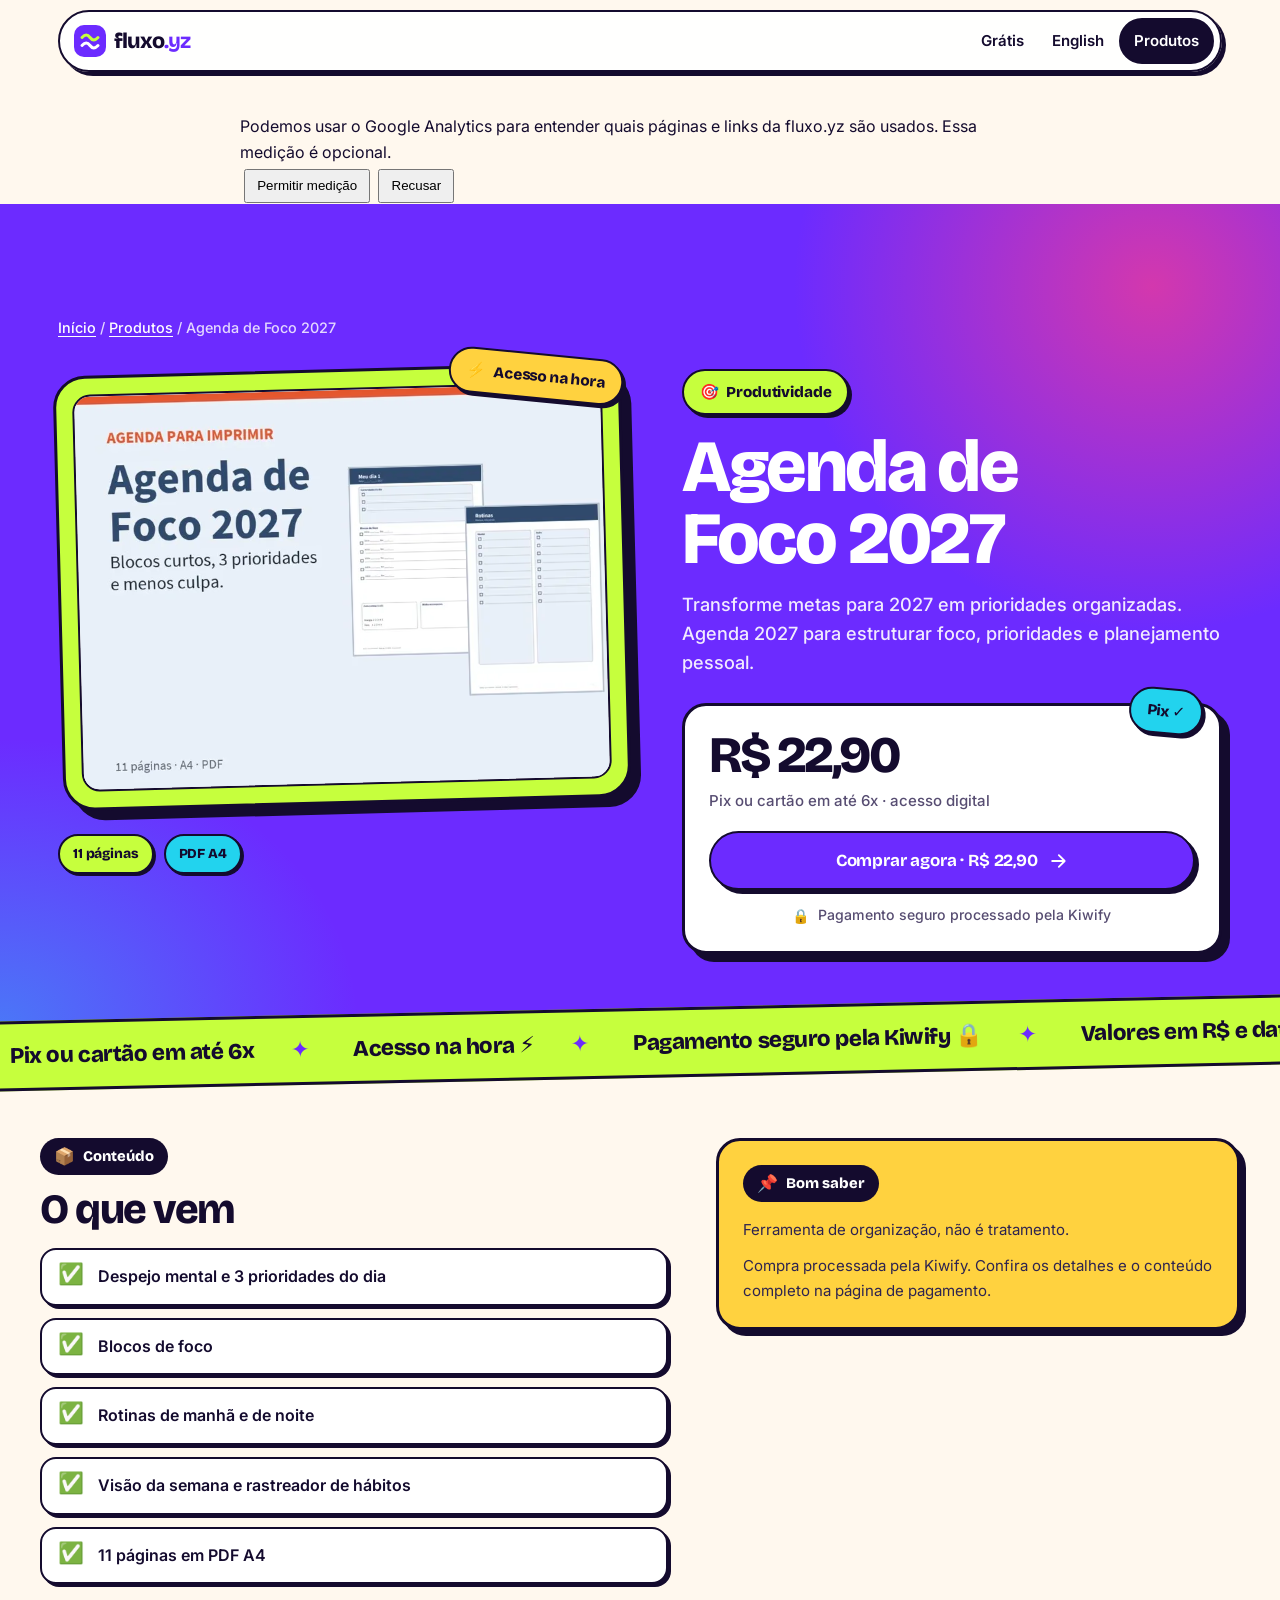
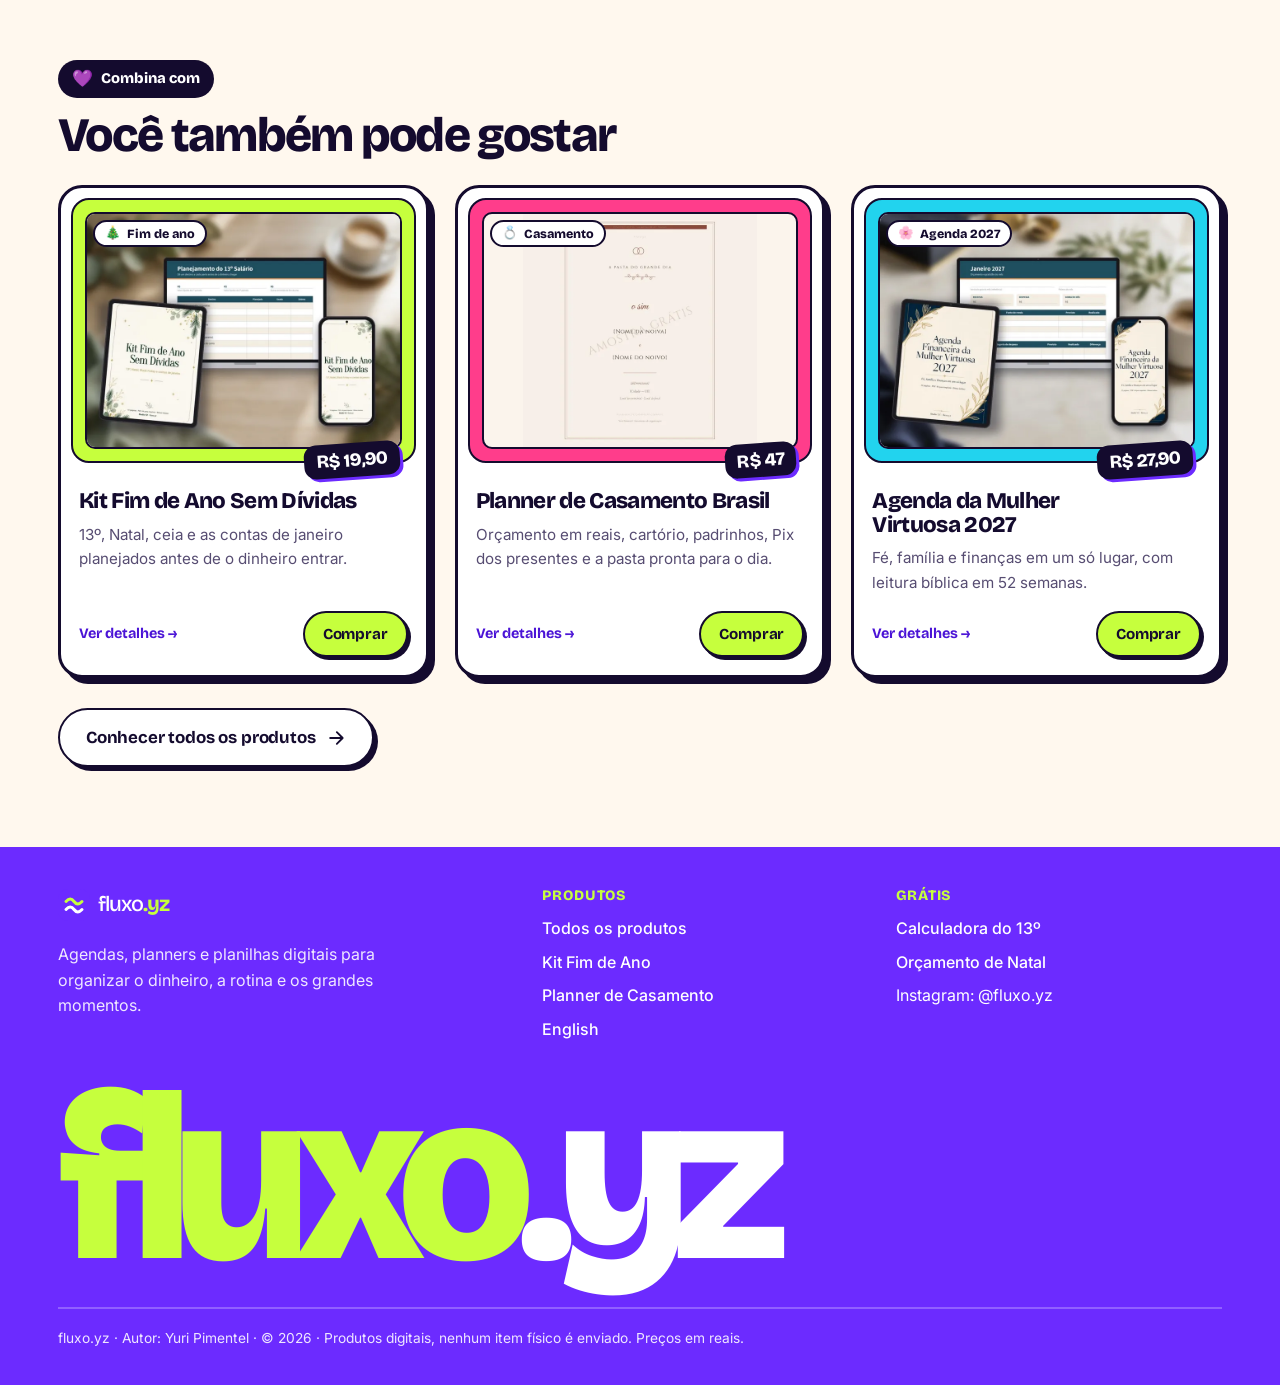
<file: fluxo-yz/ofertas/agenda-foco-2027.html>
<!doctype html>
<html lang="pt-BR">
<head>
<meta charset="utf-8">
<meta name="viewport" content="width=device-width,initial-scale=1,viewport-fit=cover">
<title>Agenda de Foco 2027 | fluxo.yz</title>
<meta name="description" content="Agenda 2027 para estruturar foco, prioridades e planeamento pessoal.">
<meta name="theme-color" content="#6C2BFF">
<link rel="icon" href="../assets/favicon.svg" type="image/svg+xml">
<link rel="preconnect" href="https://fonts.googleapis.com">
<link rel="preconnect" href="https://fonts.gstatic.com" crossorigin>
<link rel="stylesheet" href="https://fonts.googleapis.com/css2?family=Bricolage+Grotesque:opsz,wght@12..96,600;12..96,700;12..96,800&family=Inter:wght@400;500;600;700&display=swap">
<link rel="stylesheet" href="../assets/site.css">
<meta property="og:type" content="product">
<meta property="og:locale" content="pt_BR">
<meta property="og:site_name" content="fluxo.yz">
<meta property="og:title" content="Agenda de Foco 2027 — R$ 22,90">
<meta property="og:description" content="Agenda 2027 para estruturar foco, prioridades e planeamento pessoal.">
<meta property="og:url" content="https://studiozanoni.github.io/fluxo-yz/ofertas/agenda-foco-2027.html">
<link rel="canonical" href="https://studiozanoni.github.io/fluxo-yz/ofertas/agenda-foco-2027.html">
<script type="application/ld+json">{"@context": "https://schema.org", "@type": "Product", "name": "Agenda de Foco 2027", "description": "Agenda 2027 para estruturar foco, prioridades e planeamento pessoal.", "offers": {"@type": "Offer", "price": "22.90", "priceCurrency": "BRL", "url": "https://pay.kiwify.com.br/nKPD2Nx", "availability": "https://schema.org/InStock"}, "brand": {"@type": "Brand", "name": "fluxo.yz"}}</script>
<script defer src="../assets/analytics.js"></script>
</head>
<body>
<a class="skip" href="#conteudo">Pular para o conteúdo</a>
<header class="site-header"><div class="wrap"><div class="bar">
  <a class="logo" href="../index.html" aria-label="fluxo.yz, página inicial"><svg viewBox="0 0 32 32" aria-hidden="true"><rect width="32" height="32" rx="10" fill="#6C2BFF"/><path d="M8 12.5c3-3.2 5.6-3.2 8 0s5 3.2 8 0" fill="none" stroke="#C6FF3D" stroke-width="3" stroke-linecap="round"/><path d="M8 20.5c3-3.2 5.6-3.2 8 0s5 3.2 8 0" fill="none" stroke="#fff" stroke-width="3" stroke-linecap="round"/></svg><span>fluxo<b>.yz</b></span></a>
  <nav class="nav" aria-label="Principal">
    <a href="../index.html#gratis" class="hide-sm">Grátis</a>
    <a href="../en/index.html" class="hide-sm">English</a>
    <a href="../ofertas/index.html" class="cta-nav" aria-current="page">Produtos</a>
  </nav>
</div></div></header>
<main id="conteudo">
<section class="pdp-hero"><div class="wrap">
  <nav class="crumbs" aria-label="Você está em"><a href="../index.html">Início</a> / <a href="index.html">Produtos</a> / <span>Agenda de Foco 2027</span></nav>
  <div class="pdp">
    <div>
      <div class="stage"><img src="../assets/img/agenda-foco-2027.svg" width="760" height="570" alt="Agenda de Foco 2027" loading="eager" fetchpriority="high" decoding="async"><span class="sticker s-sun st2"><span class="emoji" aria-hidden="true">⚡</span>Acesso na hora</span></div>
      <div class="facts"><span class="sticker s-lime">11 páginas</span><span class="sticker s-cyan">PDF A4</span></div>
    </div>
    <div>
      <span class="sticker s-lime"><span class="emoji" aria-hidden="true">🎯</span>Produtividade</span>
      <h1>Agenda de Foco 2027</h1>
      <p class="lede">Transforme metas para 2027 em prioridades organizadas. Agenda 2027 para estruturar foco, prioridades e planejamento pessoal.</p>
      <div class="buybox">
        <span class="sticker s-cyan tag-hot">Pix ✓</span>
        <div class="price">R$ 22,90</div>
        <div class="price-sub">Pix ou cartão em até 6x · acesso digital</div>
        <a class="btn btn-violet" id="buy" href="https://pay.kiwify.com.br/nKPD2Nx" rel="nofollow">Comprar agora · R$ 22,90 <svg viewBox="0 0 24 24" fill="none" stroke="currentColor" stroke-width="2.2" stroke-linecap="round" stroke-linejoin="round" aria-hidden="true"><path d="M5 12h14M13 5l7 7-7 7"/></svg></a>
        
        <div class="sec"><span class="emoji" aria-hidden="true">🔒</span>Pagamento seguro processado pela Kiwify</div>
      </div>
    </div>
  </div>
</div></section>
<div class="mq-wrap"><div class="marquee" role="region" aria-label="Como a compra funciona"><div class="marquee-track"><ul><li>Pix ou cartão em até 6x</li><li>Acesso na hora ⚡</li><li>Pagamento seguro pela Kiwify 🔒</li><li>Valores em R$ e datas em dd/mm</li><li>Feito para o Brasil 🇧🇷</li><li>Imprima em casa 🖨️</li><li>Planilhas no Excel e Google Sheets</li></ul><ul aria-hidden="true"><li>Pix ou cartão em até 6x</li><li>Acesso na hora ⚡</li><li>Pagamento seguro pela Kiwify 🔒</li><li>Valores em R$ e datas em dd/mm</li><li>Feito para o Brasil 🇧🇷</li><li>Imprima em casa 🖨️</li><li>Planilhas no Excel e Google Sheets</li></ul></div></div></div>
<div class="wrap pdp-body">
  <div class="includes"><span class="kicker"><span class="emoji" aria-hidden="true">📦</span>Conteúdo</span><h2>O que vem</h2><ul><li><span class="emoji" aria-hidden="true">✅</span><span>Despejo mental e 3 prioridades do dia</span></li><li><span class="emoji" aria-hidden="true">✅</span><span>Blocos de foco</span></li><li><span class="emoji" aria-hidden="true">✅</span><span>Rotinas de manhã e de noite</span></li><li><span class="emoji" aria-hidden="true">✅</span><span>Visão da semana e rastreador de hábitos</span></li><li><span class="emoji" aria-hidden="true">✅</span><span>11 páginas em PDF A4</span></li></ul></div>
  <div class="notes"><span class="kicker"><span class="emoji" aria-hidden="true">📌</span>Bom saber</span><div style="margin-top:16px"><p class="note">Ferramenta de organização, não é tratamento.</p><p class="note">Compra processada pela Kiwify. Confira os detalhes e o conteúdo completo na página de pagamento.</p></div></div>
</div>
<section class="related"><div class="wrap"><span class="kicker"><span class="emoji" aria-hidden="true">💜</span>Combina com</span><h2>Você também pode gostar</h2><div class="grid">
<article class="card" data-cat="fim">
  <div class="thumb"><span class="cat"><span class="emoji" aria-hidden="true">🎄</span>Fim de ano</span><img src="../assets/img/kit-fim-de-ano.svg" width="760" height="570" alt="Kit Fim de Ano Sem Dívidas" loading="lazy" decoding="async"><span class="price-tag">R$ 19,90</span></div>
  <div class="content">
    <h3><a href="../ofertas/fim-de-ano-sem-dividas.html">Kit Fim de Ano Sem Dívidas</a></h3>
    <p>13º, Natal, ceia e as contas de janeiro planejados antes de o dinheiro entrar.</p>
    <div class="meta"><span class="see">Ver detalhes →</span><a class="btn btn-lime btn-sm buy" href="https://pay.kiwify.com.br/gpDDOzI" aria-label="Comprar Kit Fim de Ano Sem Dívidas por R$ 19,90">Comprar</a></div>
  </div>
</article><article class="card" data-cat="casamento">
  <div class="thumb contain"><span class="cat"><span class="emoji" aria-hidden="true">💍</span>Casamento</span><img src="../assets/img/planner-casamento.svg" width="600" height="600" alt="Planner de Casamento Brasil — Planilha + Pasta do Grande Dia" loading="lazy" decoding="async"><span class="price-tag">R$ 47</span></div>
  <div class="content">
    <h3><a href="../ofertas/planner-casamento.html">Planner de Casamento Brasil</a></h3>
    <p>Orçamento em reais, cartório, padrinhos, Pix dos presentes e a pasta pronta para o dia.</p>
    <div class="meta"><span class="see">Ver detalhes →</span><a class="btn btn-lime btn-sm buy" href="https://pay.kiwify.com.br/seXAGSn?utm_source=site&amp;utm_medium=pagina-produto&amp;utm_campaign=casamento" aria-label="Comprar Planner de Casamento Brasil — Planilha + Pasta do Grande Dia por R$ 47">Comprar</a></div>
  </div>
</article><article class="card" data-cat="ano">
  <div class="thumb"><span class="cat"><span class="emoji" aria-hidden="true">🌸</span>Agenda 2027</span><img src="../assets/img/mulher-virtuosa-2027.svg" width="760" height="570" alt="Agenda da Mulher Virtuosa 2027" loading="lazy" decoding="async"><span class="price-tag">R$ 27,90</span></div>
  <div class="content">
    <h3><a href="../ofertas/mulher-virtuosa-2027.html">Agenda da Mulher Virtuosa 2027</a></h3>
    <p>Fé, família e finanças em um só lugar, com leitura bíblica em 52 semanas.</p>
    <div class="meta"><span class="see">Ver detalhes →</span><a class="btn btn-lime btn-sm buy" href="https://pay.kiwify.com.br/ndzrZaI" aria-label="Comprar Agenda da Mulher Virtuosa 2027 por R$ 27,90">Comprar</a></div>
  </div>
</article>
</div><p style="margin-top:30px"><a class="btn btn-white" href="index.html">Conhecer todos os produtos <svg viewBox="0 0 24 24" fill="none" stroke="currentColor" stroke-width="2.2" stroke-linecap="round" stroke-linejoin="round" aria-hidden="true"><path d="M5 12h14M13 5l7 7-7 7"/></svg></a></p></div></section>
</main>
<div class="sticky-buy" id="sticky-buy" aria-hidden="true"><div class="t"><span>Agenda de Foco 2027</span><b>R$ 22,90</b></div><a class="btn btn-lime btn-sm" id="buy-m" href="https://pay.kiwify.com.br/nKPD2Nx" rel="nofollow" tabindex="-1">Comprar</a></div>
<footer class="site-footer"><div class="wrap">
  <div class="cols">
    <div><a class="logo" href="../index.html"><svg viewBox="0 0 32 32" aria-hidden="true"><rect width="32" height="32" rx="10" fill="#6C2BFF"/><path d="M8 12.5c3-3.2 5.6-3.2 8 0s5 3.2 8 0" fill="none" stroke="#C6FF3D" stroke-width="3" stroke-linecap="round"/><path d="M8 20.5c3-3.2 5.6-3.2 8 0s5 3.2 8 0" fill="none" stroke="#fff" stroke-width="3" stroke-linecap="round"/></svg><span>fluxo<b>.yz</b></span></a>
      <p class="about">Agendas, planners e planilhas digitais para organizar o dinheiro, a rotina e os grandes momentos.</p></div>
    <div><h4>Produtos</h4><ul>
      <li><a href="../ofertas/index.html">Todos os produtos</a></li>
      <li><a href="../ofertas/fim-de-ano-sem-dividas.html">Kit Fim de Ano</a></li>
      <li><a href="../ofertas/planner-casamento.html">Planner de Casamento</a></li>
      <li><a href="../en/index.html">English</a></li></ul></div>
    <div><h4>Grátis</h4><ul>
      <li><a href="../calculadora-13o-salario/">Calculadora do 13º</a></li>
      <li><a href="../calculadora-orcamento-natal/">Orçamento de Natal</a></li>
      <li>Instagram: @fluxo.yz</li></ul></div>
  </div>
  <p class="footer-big" aria-hidden="true">fluxo<span>.yz</span></p>
  <div class="legal">fluxo.yz · Autor: Yuri Pimentel · © 2026 · Produtos digitais, nenhum item físico é enviado. Preços em reais.</div>
</div></footer>
<script>(function(){var a=document.getElementById("buy"),q=new URLSearchParams(location.search),allowed=["utm_source","utm_medium","utm_campaign","utm_content","utm_term"];var d=new URL(a.href);allowed.forEach(function(k){if(q.has(k))d.searchParams.set(k,q.get(k).slice(0,120))});if(!q.has("utm_source"))d.searchParams.set("utm_source","fluxo_ofertas");d.searchParams.set("utm_content","agenda-foco-2027");a.href=d.toString()})()</script>
<script>(function(){var b=document.getElementById("buy"),s=document.getElementById("sticky-buy"),m=document.getElementById("buy-m");if(!b||!s)return;m.href=b.href;new MutationObserver(function(){m.href=b.href}).observe(b,{attributes:true,attributeFilter:["href"]});if("IntersectionObserver"in window){new IntersectionObserver(function(e){s.classList.toggle("show",!e[0].isIntersecting&&e[0].boundingClientRect.top<0)}).observe(b)}})()</script>
</body></html>
</file>
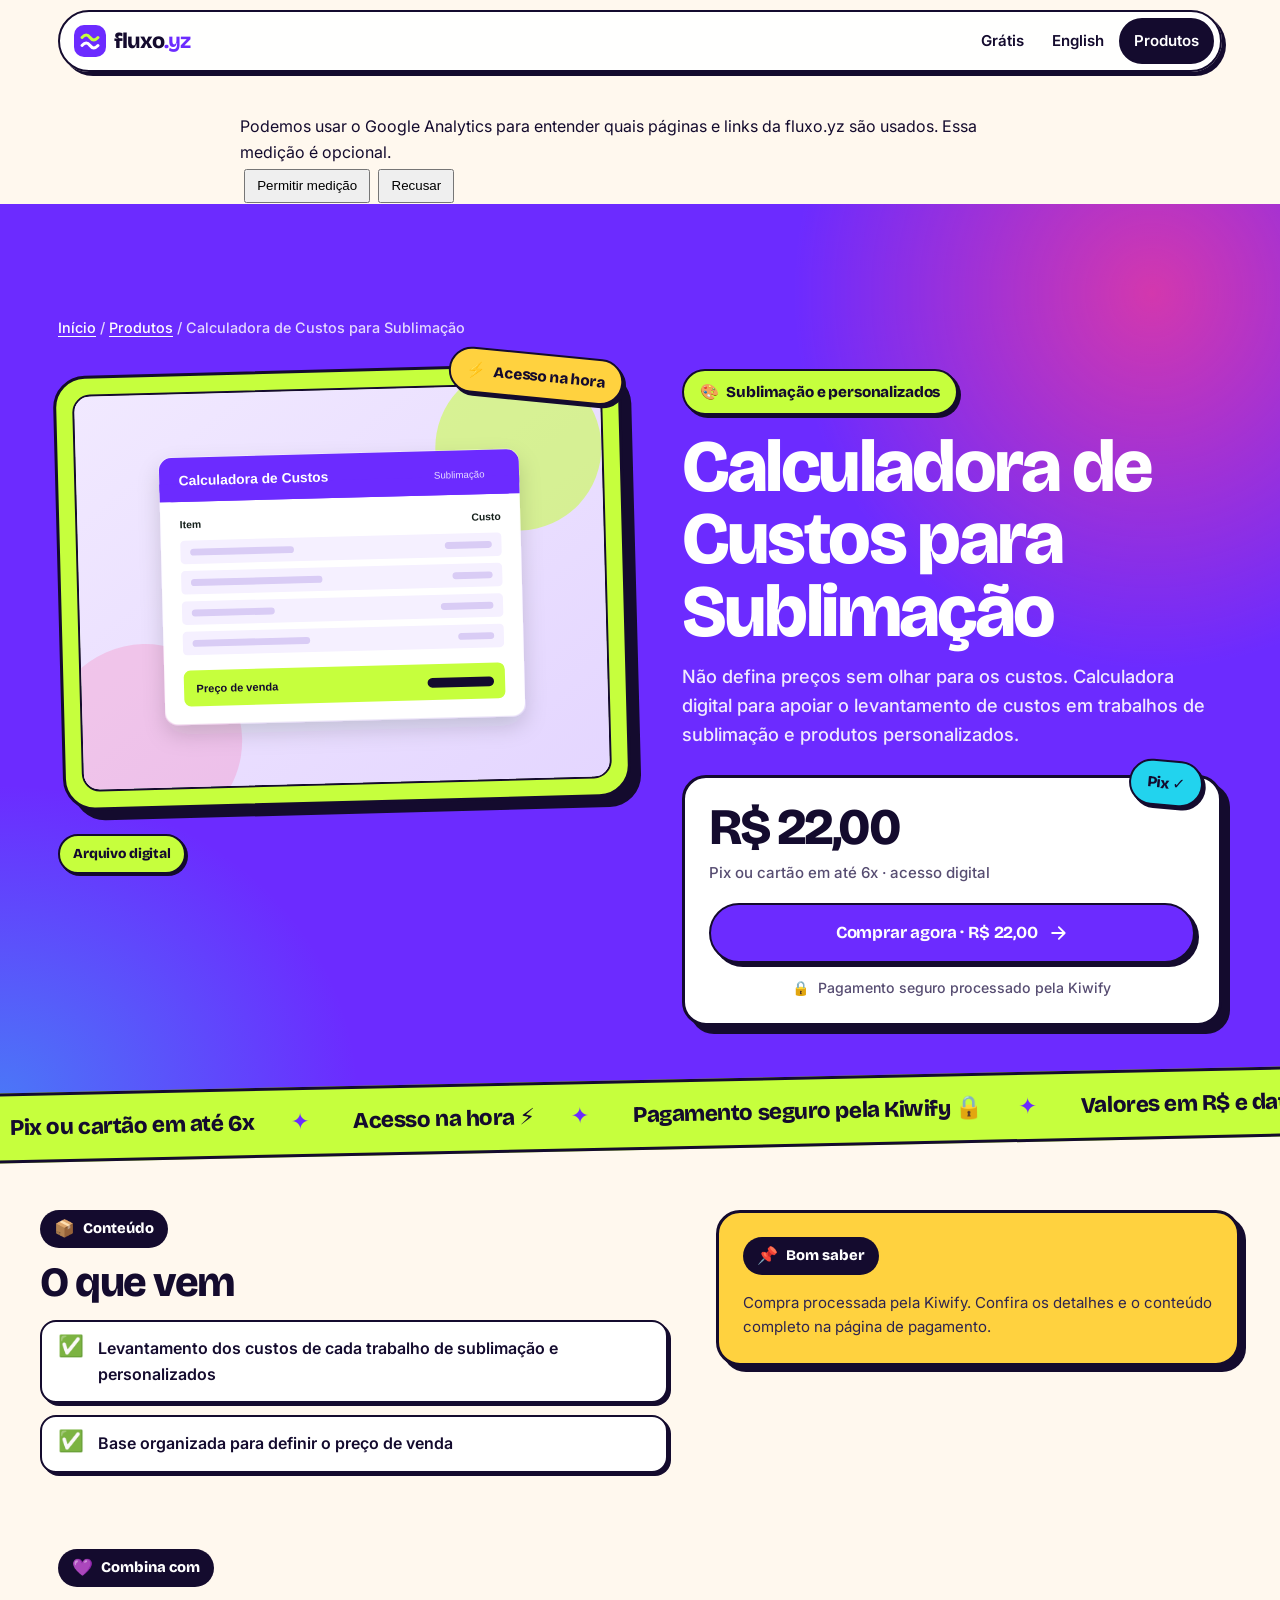
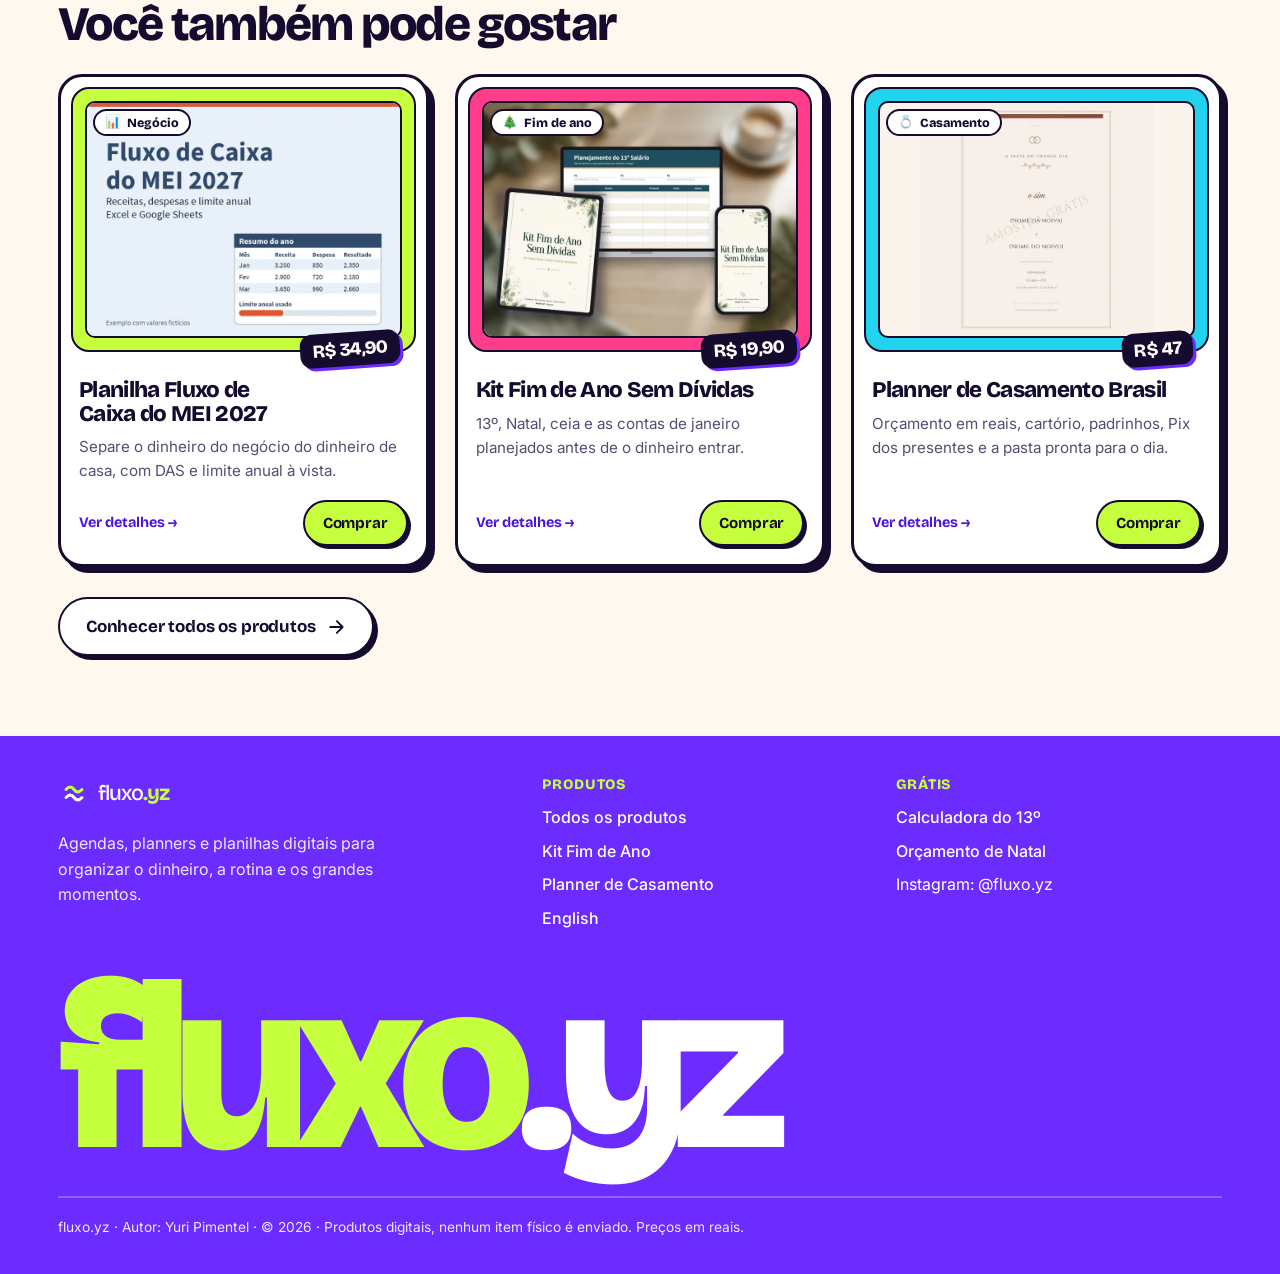
<file: fluxo-yz/ofertas/custos-sublimacao.html>
<!doctype html>
<html lang="pt-BR">
<head>
<meta charset="utf-8">
<meta name="viewport" content="width=device-width,initial-scale=1,viewport-fit=cover">
<title>Calculadora de Custos para Sublimação | fluxo.yz</title>
<meta name="description" content="Calculadora digital para apoiar o levantamento de custos em trabalhos de sublimação e produtos personalizados.">
<meta name="theme-color" content="#6C2BFF">
<link rel="icon" href="../assets/favicon.svg" type="image/svg+xml">
<link rel="preconnect" href="https://fonts.googleapis.com">
<link rel="preconnect" href="https://fonts.gstatic.com" crossorigin>
<link rel="stylesheet" href="https://fonts.googleapis.com/css2?family=Bricolage+Grotesque:opsz,wght@12..96,600;12..96,700;12..96,800&family=Inter:wght@400;500;600;700&display=swap">
<link rel="stylesheet" href="../assets/site.css">
<meta property="og:type" content="product">
<meta property="og:locale" content="pt_BR">
<meta property="og:site_name" content="fluxo.yz">
<meta property="og:title" content="Calculadora de Custos para Sublimação — R$ 22,00">
<meta property="og:description" content="Calculadora digital para apoiar o levantamento de custos em trabalhos de sublimação e produtos personalizados.">
<meta property="og:url" content="https://studiozanoni.github.io/fluxo-yz/ofertas/custos-sublimacao.html">
<link rel="canonical" href="https://studiozanoni.github.io/fluxo-yz/ofertas/custos-sublimacao.html">
<script type="application/ld+json">{"@context": "https://schema.org", "@type": "Product", "name": "Calculadora de Custos para Sublimação", "description": "Calculadora digital para apoiar o levantamento de custos em trabalhos de sublimação e produtos personalizados.", "offers": {"@type": "Offer", "price": "22.00", "priceCurrency": "BRL", "url": "https://pay.kiwify.com.br/ODxu8qK", "availability": "https://schema.org/InStock"}, "brand": {"@type": "Brand", "name": "fluxo.yz"}}</script>
<script defer src="../assets/analytics.js"></script>
</head>
<body>
<a class="skip" href="#conteudo">Pular para o conteúdo</a>
<header class="site-header"><div class="wrap"><div class="bar">
  <a class="logo" href="../index.html" aria-label="fluxo.yz, página inicial"><svg viewBox="0 0 32 32" aria-hidden="true"><rect width="32" height="32" rx="10" fill="#6C2BFF"/><path d="M8 12.5c3-3.2 5.6-3.2 8 0s5 3.2 8 0" fill="none" stroke="#C6FF3D" stroke-width="3" stroke-linecap="round"/><path d="M8 20.5c3-3.2 5.6-3.2 8 0s5 3.2 8 0" fill="none" stroke="#fff" stroke-width="3" stroke-linecap="round"/></svg><span>fluxo<b>.yz</b></span></a>
  <nav class="nav" aria-label="Principal">
    <a href="../index.html#gratis" class="hide-sm">Grátis</a>
    <a href="../en/index.html" class="hide-sm">English</a>
    <a href="../ofertas/index.html" class="cta-nav" aria-current="page">Produtos</a>
  </nav>
</div></div></header>
<main id="conteudo">
<section class="pdp-hero"><div class="wrap">
  <nav class="crumbs" aria-label="Você está em"><a href="../index.html">Início</a> / <a href="index.html">Produtos</a> / <span>Calculadora de Custos para Sublimação</span></nav>
  <div class="pdp">
    <div>
      <div class="stage"><img src="../assets/img/custos-sublimacao.svg" width="760" height="570" alt="Ilustração da Calculadora de Custos para Sublimação" loading="eager" fetchpriority="high" decoding="async"><span class="sticker s-sun st2"><span class="emoji" aria-hidden="true">⚡</span>Acesso na hora</span></div>
      <div class="facts"><span class="sticker s-lime">Arquivo digital</span></div>
    </div>
    <div>
      <span class="sticker s-lime"><span class="emoji" aria-hidden="true">🎨</span>Sublimação e personalizados</span>
      <h1>Calculadora de Custos para Sublimação</h1>
      <p class="lede">Não defina preços sem olhar para os custos. Calculadora digital para apoiar o levantamento de custos em trabalhos de sublimação e produtos personalizados.</p>
      <div class="buybox">
        <span class="sticker s-cyan tag-hot">Pix ✓</span>
        <div class="price">R$ 22,00</div>
        <div class="price-sub">Pix ou cartão em até 6x · acesso digital</div>
        <a class="btn btn-violet" id="buy" href="https://pay.kiwify.com.br/ODxu8qK" rel="nofollow">Comprar agora · R$ 22,00 <svg viewBox="0 0 24 24" fill="none" stroke="currentColor" stroke-width="2.2" stroke-linecap="round" stroke-linejoin="round" aria-hidden="true"><path d="M5 12h14M13 5l7 7-7 7"/></svg></a>
        
        <div class="sec"><span class="emoji" aria-hidden="true">🔒</span>Pagamento seguro processado pela Kiwify</div>
      </div>
    </div>
  </div>
</div></section>
<div class="mq-wrap"><div class="marquee" role="region" aria-label="Como a compra funciona"><div class="marquee-track"><ul><li>Pix ou cartão em até 6x</li><li>Acesso na hora ⚡</li><li>Pagamento seguro pela Kiwify 🔒</li><li>Valores em R$ e datas em dd/mm</li><li>Feito para o Brasil 🇧🇷</li><li>Imprima em casa 🖨️</li><li>Planilhas no Excel e Google Sheets</li></ul><ul aria-hidden="true"><li>Pix ou cartão em até 6x</li><li>Acesso na hora ⚡</li><li>Pagamento seguro pela Kiwify 🔒</li><li>Valores em R$ e datas em dd/mm</li><li>Feito para o Brasil 🇧🇷</li><li>Imprima em casa 🖨️</li><li>Planilhas no Excel e Google Sheets</li></ul></div></div></div>
<div class="wrap pdp-body">
  <div class="includes"><span class="kicker"><span class="emoji" aria-hidden="true">📦</span>Conteúdo</span><h2>O que vem</h2><ul><li><span class="emoji" aria-hidden="true">✅</span><span>Levantamento dos custos de cada trabalho de sublimação e personalizados</span></li><li><span class="emoji" aria-hidden="true">✅</span><span>Base organizada para definir o preço de venda</span></li></ul></div>
  <div class="notes"><span class="kicker"><span class="emoji" aria-hidden="true">📌</span>Bom saber</span><div style="margin-top:16px"><p class="note">Compra processada pela Kiwify. Confira os detalhes e o conteúdo completo na página de pagamento.</p></div></div>
</div>
<section class="related"><div class="wrap"><span class="kicker"><span class="emoji" aria-hidden="true">💜</span>Combina com</span><h2>Você também pode gostar</h2><div class="grid">
<article class="card" data-cat="negocio">
  <div class="thumb"><span class="cat"><span class="emoji" aria-hidden="true">📊</span>Negócio</span><img src="../assets/img/fluxo-caixa-mei-2027.svg" width="760" height="570" alt="Planilha Fluxo de Caixa do MEI 2027" loading="lazy" decoding="async"><span class="price-tag">R$ 34,90</span></div>
  <div class="content">
    <h3><a href="../ofertas/fluxo-caixa-mei-2027.html">Planilha Fluxo de Caixa do MEI 2027</a></h3>
    <p>Separe o dinheiro do negócio do dinheiro de casa, com DAS e limite anual à vista.</p>
    <div class="meta"><span class="see">Ver detalhes →</span><a class="btn btn-lime btn-sm buy" href="https://pay.kiwify.com.br/rLqLBRg" aria-label="Comprar Planilha Fluxo de Caixa do MEI 2027 por R$ 34,90">Comprar</a></div>
  </div>
</article><article class="card" data-cat="fim">
  <div class="thumb"><span class="cat"><span class="emoji" aria-hidden="true">🎄</span>Fim de ano</span><img src="../assets/img/kit-fim-de-ano.svg" width="760" height="570" alt="Kit Fim de Ano Sem Dívidas" loading="lazy" decoding="async"><span class="price-tag">R$ 19,90</span></div>
  <div class="content">
    <h3><a href="../ofertas/fim-de-ano-sem-dividas.html">Kit Fim de Ano Sem Dívidas</a></h3>
    <p>13º, Natal, ceia e as contas de janeiro planejados antes de o dinheiro entrar.</p>
    <div class="meta"><span class="see">Ver detalhes →</span><a class="btn btn-lime btn-sm buy" href="https://pay.kiwify.com.br/gpDDOzI" aria-label="Comprar Kit Fim de Ano Sem Dívidas por R$ 19,90">Comprar</a></div>
  </div>
</article><article class="card" data-cat="casamento">
  <div class="thumb contain"><span class="cat"><span class="emoji" aria-hidden="true">💍</span>Casamento</span><img src="../assets/img/planner-casamento.svg" width="600" height="600" alt="Planner de Casamento Brasil — Planilha + Pasta do Grande Dia" loading="lazy" decoding="async"><span class="price-tag">R$ 47</span></div>
  <div class="content">
    <h3><a href="../ofertas/planner-casamento.html">Planner de Casamento Brasil</a></h3>
    <p>Orçamento em reais, cartório, padrinhos, Pix dos presentes e a pasta pronta para o dia.</p>
    <div class="meta"><span class="see">Ver detalhes →</span><a class="btn btn-lime btn-sm buy" href="https://pay.kiwify.com.br/seXAGSn?utm_source=site&amp;utm_medium=pagina-produto&amp;utm_campaign=casamento" aria-label="Comprar Planner de Casamento Brasil — Planilha + Pasta do Grande Dia por R$ 47">Comprar</a></div>
  </div>
</article>
</div><p style="margin-top:30px"><a class="btn btn-white" href="index.html">Conhecer todos os produtos <svg viewBox="0 0 24 24" fill="none" stroke="currentColor" stroke-width="2.2" stroke-linecap="round" stroke-linejoin="round" aria-hidden="true"><path d="M5 12h14M13 5l7 7-7 7"/></svg></a></p></div></section>
</main>
<div class="sticky-buy" id="sticky-buy" aria-hidden="true"><div class="t"><span>Calculadora de Custos para Sublimação</span><b>R$ 22,00</b></div><a class="btn btn-lime btn-sm" id="buy-m" href="https://pay.kiwify.com.br/ODxu8qK" rel="nofollow" tabindex="-1">Comprar</a></div>
<footer class="site-footer"><div class="wrap">
  <div class="cols">
    <div><a class="logo" href="../index.html"><svg viewBox="0 0 32 32" aria-hidden="true"><rect width="32" height="32" rx="10" fill="#6C2BFF"/><path d="M8 12.5c3-3.2 5.6-3.2 8 0s5 3.2 8 0" fill="none" stroke="#C6FF3D" stroke-width="3" stroke-linecap="round"/><path d="M8 20.5c3-3.2 5.6-3.2 8 0s5 3.2 8 0" fill="none" stroke="#fff" stroke-width="3" stroke-linecap="round"/></svg><span>fluxo<b>.yz</b></span></a>
      <p class="about">Agendas, planners e planilhas digitais para organizar o dinheiro, a rotina e os grandes momentos.</p></div>
    <div><h4>Produtos</h4><ul>
      <li><a href="../ofertas/index.html">Todos os produtos</a></li>
      <li><a href="../ofertas/fim-de-ano-sem-dividas.html">Kit Fim de Ano</a></li>
      <li><a href="../ofertas/planner-casamento.html">Planner de Casamento</a></li>
      <li><a href="../en/index.html">English</a></li></ul></div>
    <div><h4>Grátis</h4><ul>
      <li><a href="../calculadora-13o-salario/">Calculadora do 13º</a></li>
      <li><a href="../calculadora-orcamento-natal/">Orçamento de Natal</a></li>
      <li>Instagram: @fluxo.yz</li></ul></div>
  </div>
  <p class="footer-big" aria-hidden="true">fluxo<span>.yz</span></p>
  <div class="legal">fluxo.yz · Autor: Yuri Pimentel · © 2026 · Produtos digitais, nenhum item físico é enviado. Preços em reais.</div>
</div></footer>
<script>(function(){var a=document.getElementById("buy"),q=new URLSearchParams(location.search),allowed=["utm_source","utm_medium","utm_campaign","utm_content","utm_term"];var d=new URL(a.href);allowed.forEach(function(k){if(q.has(k))d.searchParams.set(k,q.get(k).slice(0,120))});if(!q.has("utm_source"))d.searchParams.set("utm_source","fluxo_ofertas");d.searchParams.set("utm_content","custos-sublimacao");a.href=d.toString()})()</script>
<script>(function(){var b=document.getElementById("buy"),s=document.getElementById("sticky-buy"),m=document.getElementById("buy-m");if(!b||!s)return;m.href=b.href;new MutationObserver(function(){m.href=b.href}).observe(b,{attributes:true,attributeFilter:["href"]});if("IntersectionObserver"in window){new IntersectionObserver(function(e){s.classList.toggle("show",!e[0].isIntersecting&&e[0].boundingClientRect.top<0)}).observe(b)}})()</script>
</body></html>
</file>
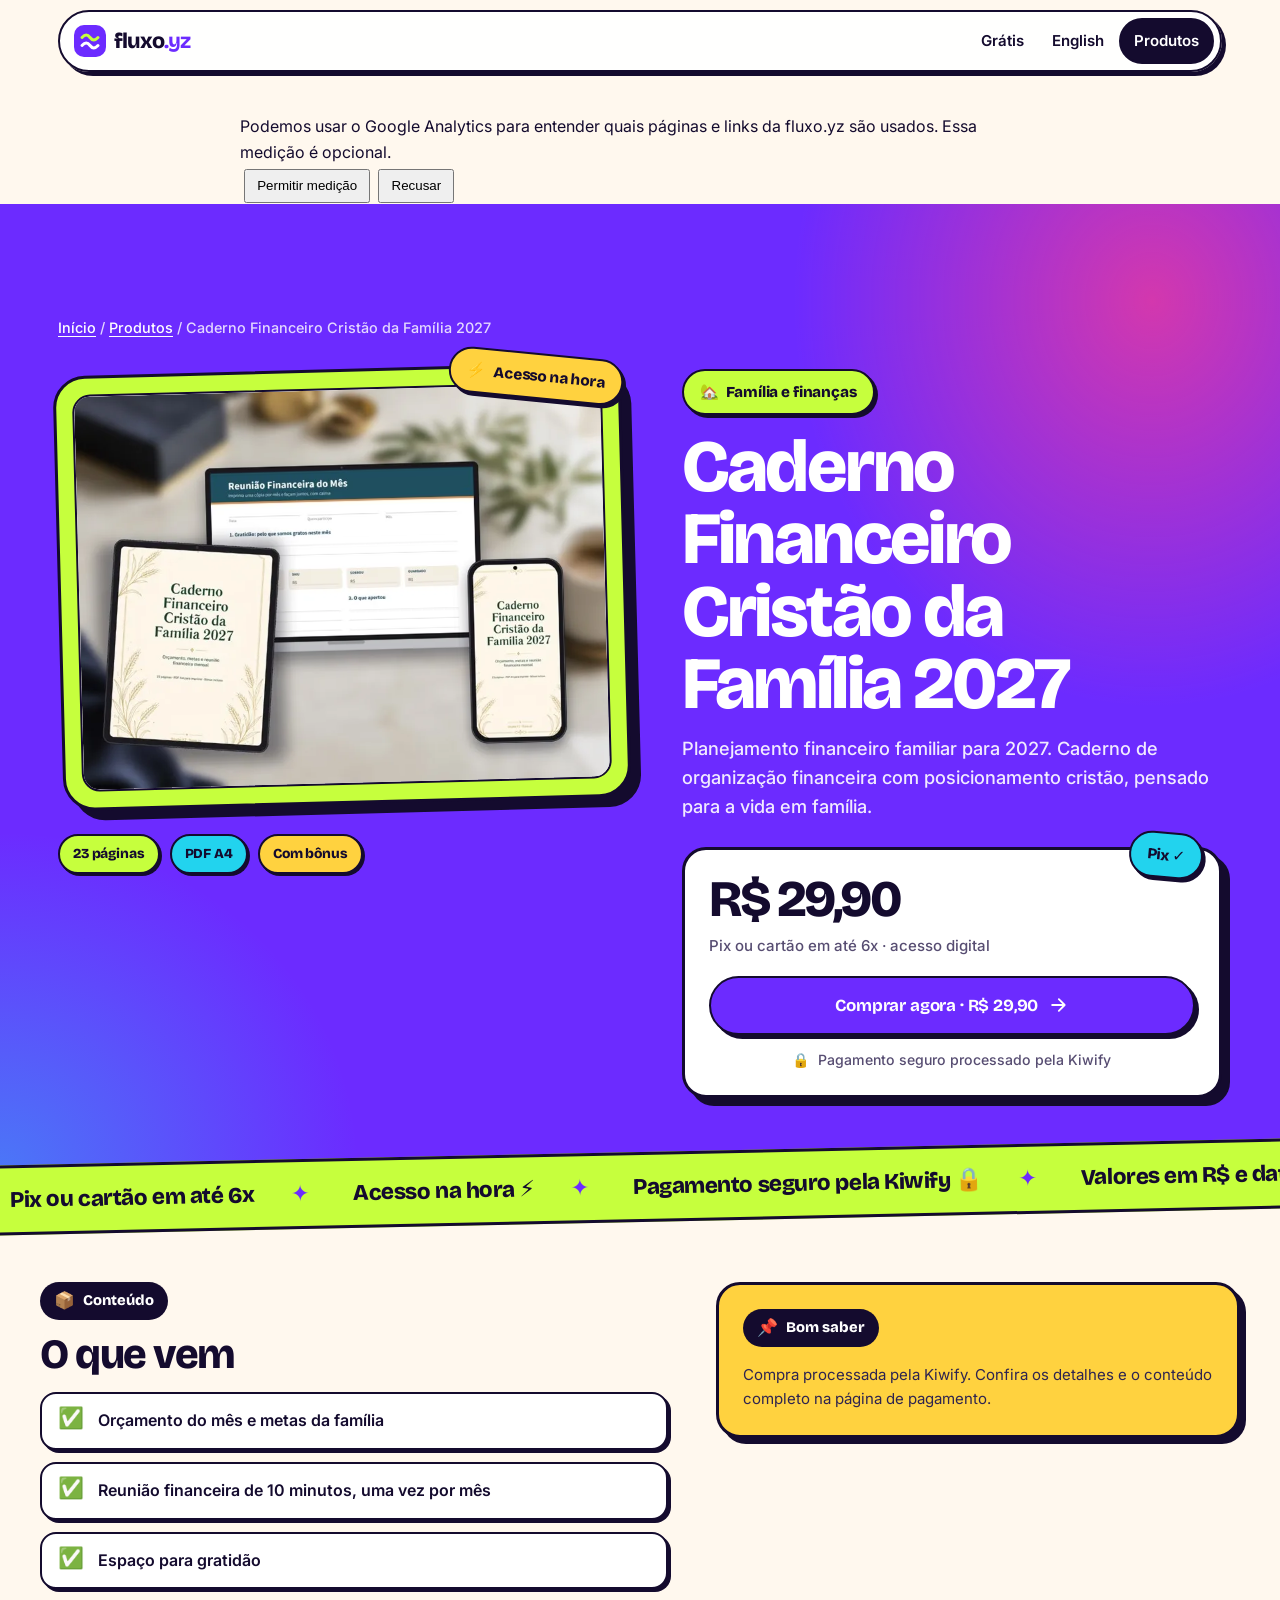
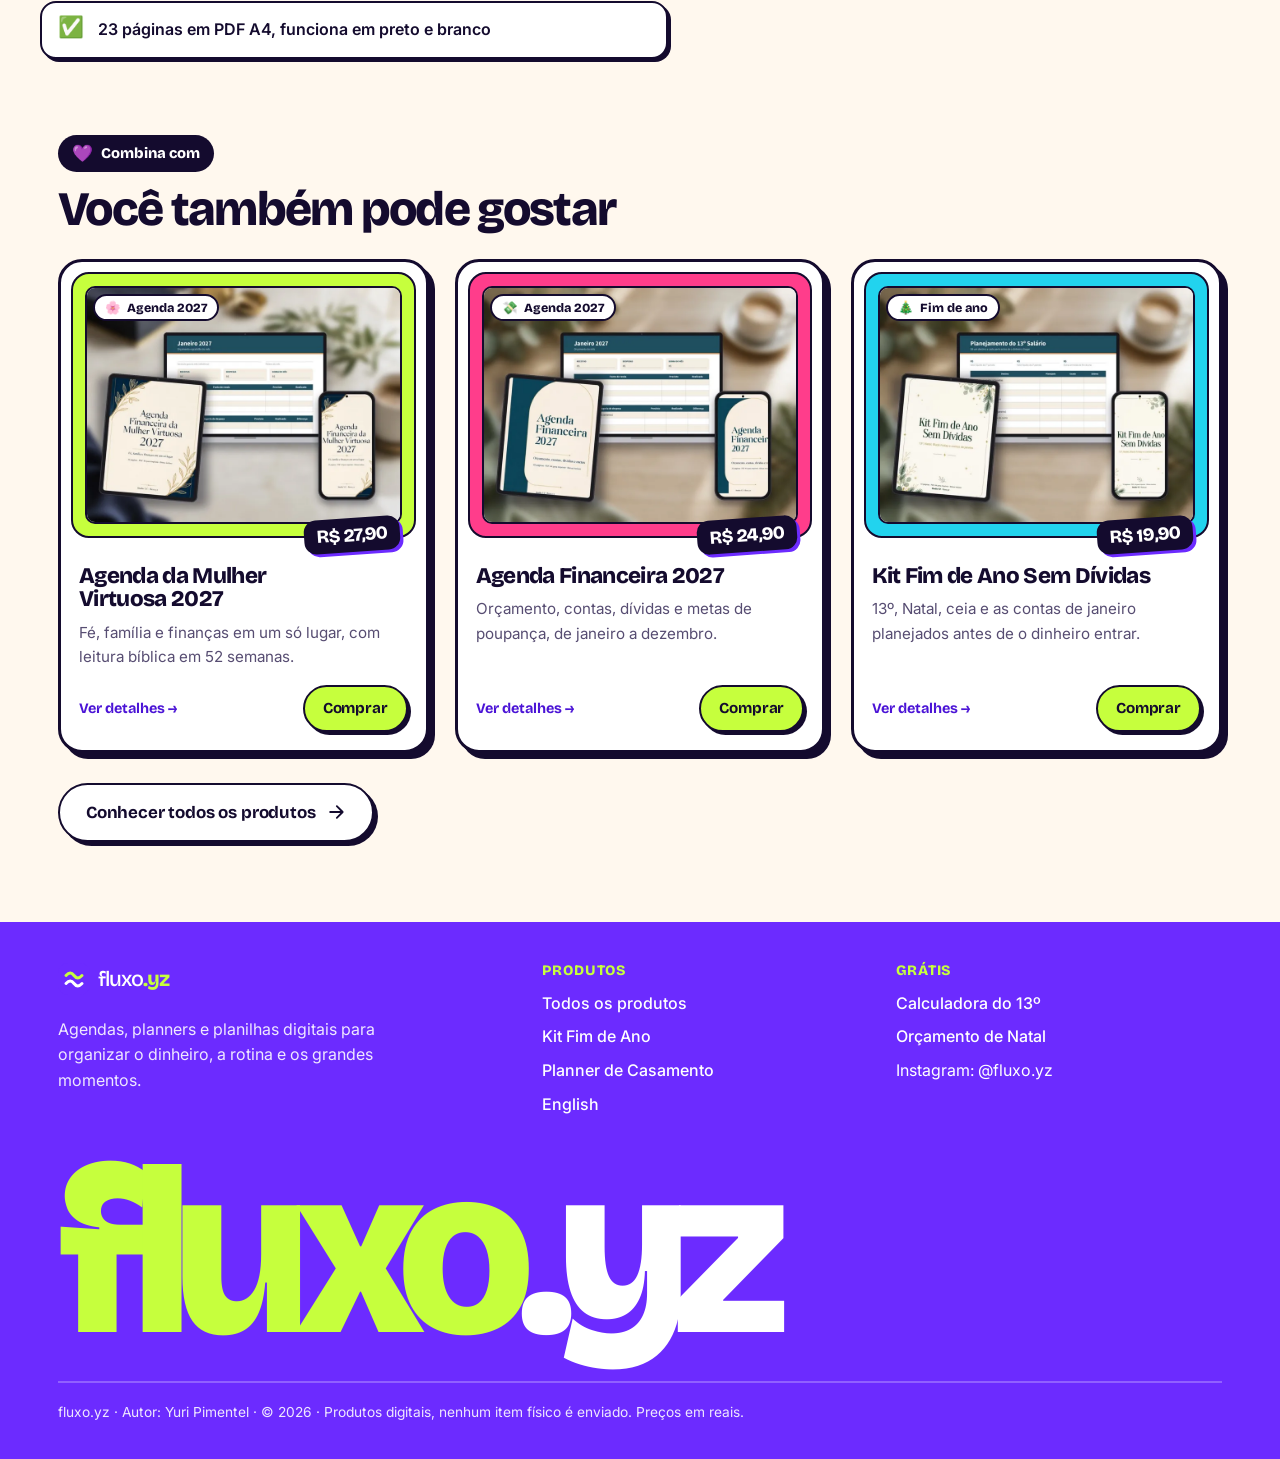
<file: fluxo-yz/ofertas/familia-crista-2027.html>
<!doctype html>
<html lang="pt-BR">
<head>
<meta charset="utf-8">
<meta name="viewport" content="width=device-width,initial-scale=1,viewport-fit=cover">
<title>Caderno Financeiro Cristão da Família 2027 | fluxo.yz</title>
<meta name="description" content="Caderno de organização financeira com posicionamento cristão, pensado para a vida em família.">
<meta name="theme-color" content="#6C2BFF">
<link rel="icon" href="../assets/favicon.svg" type="image/svg+xml">
<link rel="preconnect" href="https://fonts.googleapis.com">
<link rel="preconnect" href="https://fonts.gstatic.com" crossorigin>
<link rel="stylesheet" href="https://fonts.googleapis.com/css2?family=Bricolage+Grotesque:opsz,wght@12..96,600;12..96,700;12..96,800&family=Inter:wght@400;500;600;700&display=swap">
<link rel="stylesheet" href="../assets/site.css">
<meta property="og:type" content="product">
<meta property="og:locale" content="pt_BR">
<meta property="og:site_name" content="fluxo.yz">
<meta property="og:title" content="Caderno Financeiro Cristão da Família 2027 — R$ 29,90">
<meta property="og:description" content="Caderno de organização financeira com posicionamento cristão, pensado para a vida em família.">
<meta property="og:url" content="https://studiozanoni.github.io/fluxo-yz/ofertas/familia-crista-2027.html">
<link rel="canonical" href="https://studiozanoni.github.io/fluxo-yz/ofertas/familia-crista-2027.html">
<script type="application/ld+json">{"@context": "https://schema.org", "@type": "Product", "name": "Caderno Financeiro Cristão da Família 2027", "description": "Caderno de organização financeira com posicionamento cristão, pensado para a vida em família.", "offers": {"@type": "Offer", "price": "29.90", "priceCurrency": "BRL", "url": "https://pay.kiwify.com.br/xUQPfjQ", "availability": "https://schema.org/InStock"}, "brand": {"@type": "Brand", "name": "fluxo.yz"}}</script>
<script defer src="../assets/analytics.js"></script>
</head>
<body>
<a class="skip" href="#conteudo">Pular para o conteúdo</a>
<header class="site-header"><div class="wrap"><div class="bar">
  <a class="logo" href="../index.html" aria-label="fluxo.yz, página inicial"><svg viewBox="0 0 32 32" aria-hidden="true"><rect width="32" height="32" rx="10" fill="#6C2BFF"/><path d="M8 12.5c3-3.2 5.6-3.2 8 0s5 3.2 8 0" fill="none" stroke="#C6FF3D" stroke-width="3" stroke-linecap="round"/><path d="M8 20.5c3-3.2 5.6-3.2 8 0s5 3.2 8 0" fill="none" stroke="#fff" stroke-width="3" stroke-linecap="round"/></svg><span>fluxo<b>.yz</b></span></a>
  <nav class="nav" aria-label="Principal">
    <a href="../index.html#gratis" class="hide-sm">Grátis</a>
    <a href="../en/index.html" class="hide-sm">English</a>
    <a href="../ofertas/index.html" class="cta-nav" aria-current="page">Produtos</a>
  </nav>
</div></div></header>
<main id="conteudo">
<section class="pdp-hero"><div class="wrap">
  <nav class="crumbs" aria-label="Você está em"><a href="../index.html">Início</a> / <a href="index.html">Produtos</a> / <span>Caderno Financeiro Cristão da Família 2027</span></nav>
  <div class="pdp">
    <div>
      <div class="stage"><img src="../assets/img/familia-crista-2027.svg" width="760" height="570" alt="Caderno Financeiro Cristão da Família 2027" loading="eager" fetchpriority="high" decoding="async"><span class="sticker s-sun st2"><span class="emoji" aria-hidden="true">⚡</span>Acesso na hora</span></div>
      <div class="facts"><span class="sticker s-lime">23 páginas</span><span class="sticker s-cyan">PDF A4</span><span class="sticker s-sun">Com bônus</span></div>
    </div>
    <div>
      <span class="sticker s-lime"><span class="emoji" aria-hidden="true">🏡</span>Família e finanças</span>
      <h1>Caderno Financeiro Cristão da Família 2027</h1>
      <p class="lede">Planejamento financeiro familiar para 2027. Caderno de organização financeira com posicionamento cristão, pensado para a vida em família.</p>
      <div class="buybox">
        <span class="sticker s-cyan tag-hot">Pix ✓</span>
        <div class="price">R$ 29,90</div>
        <div class="price-sub">Pix ou cartão em até 6x · acesso digital</div>
        <a class="btn btn-violet" id="buy" href="https://pay.kiwify.com.br/xUQPfjQ" rel="nofollow">Comprar agora · R$ 29,90 <svg viewBox="0 0 24 24" fill="none" stroke="currentColor" stroke-width="2.2" stroke-linecap="round" stroke-linejoin="round" aria-hidden="true"><path d="M5 12h14M13 5l7 7-7 7"/></svg></a>
        
        <div class="sec"><span class="emoji" aria-hidden="true">🔒</span>Pagamento seguro processado pela Kiwify</div>
      </div>
    </div>
  </div>
</div></section>
<div class="mq-wrap"><div class="marquee" role="region" aria-label="Como a compra funciona"><div class="marquee-track"><ul><li>Pix ou cartão em até 6x</li><li>Acesso na hora ⚡</li><li>Pagamento seguro pela Kiwify 🔒</li><li>Valores em R$ e datas em dd/mm</li><li>Feito para o Brasil 🇧🇷</li><li>Imprima em casa 🖨️</li><li>Planilhas no Excel e Google Sheets</li></ul><ul aria-hidden="true"><li>Pix ou cartão em até 6x</li><li>Acesso na hora ⚡</li><li>Pagamento seguro pela Kiwify 🔒</li><li>Valores em R$ e datas em dd/mm</li><li>Feito para o Brasil 🇧🇷</li><li>Imprima em casa 🖨️</li><li>Planilhas no Excel e Google Sheets</li></ul></div></div></div>
<div class="wrap pdp-body">
  <div class="includes"><span class="kicker"><span class="emoji" aria-hidden="true">📦</span>Conteúdo</span><h2>O que vem</h2><ul><li><span class="emoji" aria-hidden="true">✅</span><span>Orçamento do mês e metas da família</span></li><li><span class="emoji" aria-hidden="true">✅</span><span>Reunião financeira de 10 minutos, uma vez por mês</span></li><li><span class="emoji" aria-hidden="true">✅</span><span>Espaço para gratidão</span></li><li><span class="emoji" aria-hidden="true">✅</span><span>23 páginas em PDF A4, funciona em preto e branco</span></li></ul></div>
  <div class="notes"><span class="kicker"><span class="emoji" aria-hidden="true">📌</span>Bom saber</span><div style="margin-top:16px"><p class="note">Compra processada pela Kiwify. Confira os detalhes e o conteúdo completo na página de pagamento.</p></div></div>
</div>
<section class="related"><div class="wrap"><span class="kicker"><span class="emoji" aria-hidden="true">💜</span>Combina com</span><h2>Você também pode gostar</h2><div class="grid">
<article class="card" data-cat="ano">
  <div class="thumb"><span class="cat"><span class="emoji" aria-hidden="true">🌸</span>Agenda 2027</span><img src="../assets/img/mulher-virtuosa-2027.svg" width="760" height="570" alt="Agenda da Mulher Virtuosa 2027" loading="lazy" decoding="async"><span class="price-tag">R$ 27,90</span></div>
  <div class="content">
    <h3><a href="../ofertas/mulher-virtuosa-2027.html">Agenda da Mulher Virtuosa 2027</a></h3>
    <p>Fé, família e finanças em um só lugar, com leitura bíblica em 52 semanas.</p>
    <div class="meta"><span class="see">Ver detalhes →</span><a class="btn btn-lime btn-sm buy" href="https://pay.kiwify.com.br/ndzrZaI" aria-label="Comprar Agenda da Mulher Virtuosa 2027 por R$ 27,90">Comprar</a></div>
  </div>
</article><article class="card" data-cat="ano">
  <div class="thumb"><span class="cat"><span class="emoji" aria-hidden="true">💸</span>Agenda 2027</span><img src="../assets/img/agenda-financeira-2027.svg" width="760" height="570" alt="Agenda Financeira 2027" loading="lazy" decoding="async"><span class="price-tag">R$ 24,90</span></div>
  <div class="content">
    <h3><a href="../ofertas/agenda-financeira-2027.html">Agenda Financeira 2027</a></h3>
    <p>Orçamento, contas, dívidas e metas de poupança, de janeiro a dezembro.</p>
    <div class="meta"><span class="see">Ver detalhes →</span><a class="btn btn-lime btn-sm buy" href="https://pay.kiwify.com.br/mEySs1c" aria-label="Comprar Agenda Financeira 2027 por R$ 24,90">Comprar</a></div>
  </div>
</article><article class="card" data-cat="fim">
  <div class="thumb"><span class="cat"><span class="emoji" aria-hidden="true">🎄</span>Fim de ano</span><img src="../assets/img/kit-fim-de-ano.svg" width="760" height="570" alt="Kit Fim de Ano Sem Dívidas" loading="lazy" decoding="async"><span class="price-tag">R$ 19,90</span></div>
  <div class="content">
    <h3><a href="../ofertas/fim-de-ano-sem-dividas.html">Kit Fim de Ano Sem Dívidas</a></h3>
    <p>13º, Natal, ceia e as contas de janeiro planejados antes de o dinheiro entrar.</p>
    <div class="meta"><span class="see">Ver detalhes →</span><a class="btn btn-lime btn-sm buy" href="https://pay.kiwify.com.br/gpDDOzI" aria-label="Comprar Kit Fim de Ano Sem Dívidas por R$ 19,90">Comprar</a></div>
  </div>
</article>
</div><p style="margin-top:30px"><a class="btn btn-white" href="index.html">Conhecer todos os produtos <svg viewBox="0 0 24 24" fill="none" stroke="currentColor" stroke-width="2.2" stroke-linecap="round" stroke-linejoin="round" aria-hidden="true"><path d="M5 12h14M13 5l7 7-7 7"/></svg></a></p></div></section>
</main>
<div class="sticky-buy" id="sticky-buy" aria-hidden="true"><div class="t"><span>Caderno Financeiro Cristão da Família 2027</span><b>R$ 29,90</b></div><a class="btn btn-lime btn-sm" id="buy-m" href="https://pay.kiwify.com.br/xUQPfjQ" rel="nofollow" tabindex="-1">Comprar</a></div>
<footer class="site-footer"><div class="wrap">
  <div class="cols">
    <div><a class="logo" href="../index.html"><svg viewBox="0 0 32 32" aria-hidden="true"><rect width="32" height="32" rx="10" fill="#6C2BFF"/><path d="M8 12.5c3-3.2 5.6-3.2 8 0s5 3.2 8 0" fill="none" stroke="#C6FF3D" stroke-width="3" stroke-linecap="round"/><path d="M8 20.5c3-3.2 5.6-3.2 8 0s5 3.2 8 0" fill="none" stroke="#fff" stroke-width="3" stroke-linecap="round"/></svg><span>fluxo<b>.yz</b></span></a>
      <p class="about">Agendas, planners e planilhas digitais para organizar o dinheiro, a rotina e os grandes momentos.</p></div>
    <div><h4>Produtos</h4><ul>
      <li><a href="../ofertas/index.html">Todos os produtos</a></li>
      <li><a href="../ofertas/fim-de-ano-sem-dividas.html">Kit Fim de Ano</a></li>
      <li><a href="../ofertas/planner-casamento.html">Planner de Casamento</a></li>
      <li><a href="../en/index.html">English</a></li></ul></div>
    <div><h4>Grátis</h4><ul>
      <li><a href="../calculadora-13o-salario/">Calculadora do 13º</a></li>
      <li><a href="../calculadora-orcamento-natal/">Orçamento de Natal</a></li>
      <li>Instagram: @fluxo.yz</li></ul></div>
  </div>
  <p class="footer-big" aria-hidden="true">fluxo<span>.yz</span></p>
  <div class="legal">fluxo.yz · Autor: Yuri Pimentel · © 2026 · Produtos digitais, nenhum item físico é enviado. Preços em reais.</div>
</div></footer>
<script>(function(){var a=document.getElementById("buy"),q=new URLSearchParams(location.search),allowed=["utm_source","utm_medium","utm_campaign","utm_content","utm_term"];var d=new URL(a.href);allowed.forEach(function(k){if(q.has(k))d.searchParams.set(k,q.get(k).slice(0,120))});if(!q.has("utm_source"))d.searchParams.set("utm_source","fluxo_ofertas");d.searchParams.set("utm_content","familia-crista-2027");a.href=d.toString()})()</script>
<script>(function(){var b=document.getElementById("buy"),s=document.getElementById("sticky-buy"),m=document.getElementById("buy-m");if(!b||!s)return;m.href=b.href;new MutationObserver(function(){m.href=b.href}).observe(b,{attributes:true,attributeFilter:["href"]});if("IntersectionObserver"in window){new IntersectionObserver(function(e){s.classList.toggle("show",!e[0].isIntersecting&&e[0].boundingClientRect.top<0)}).observe(b)}})()</script>
</body></html>
</file>
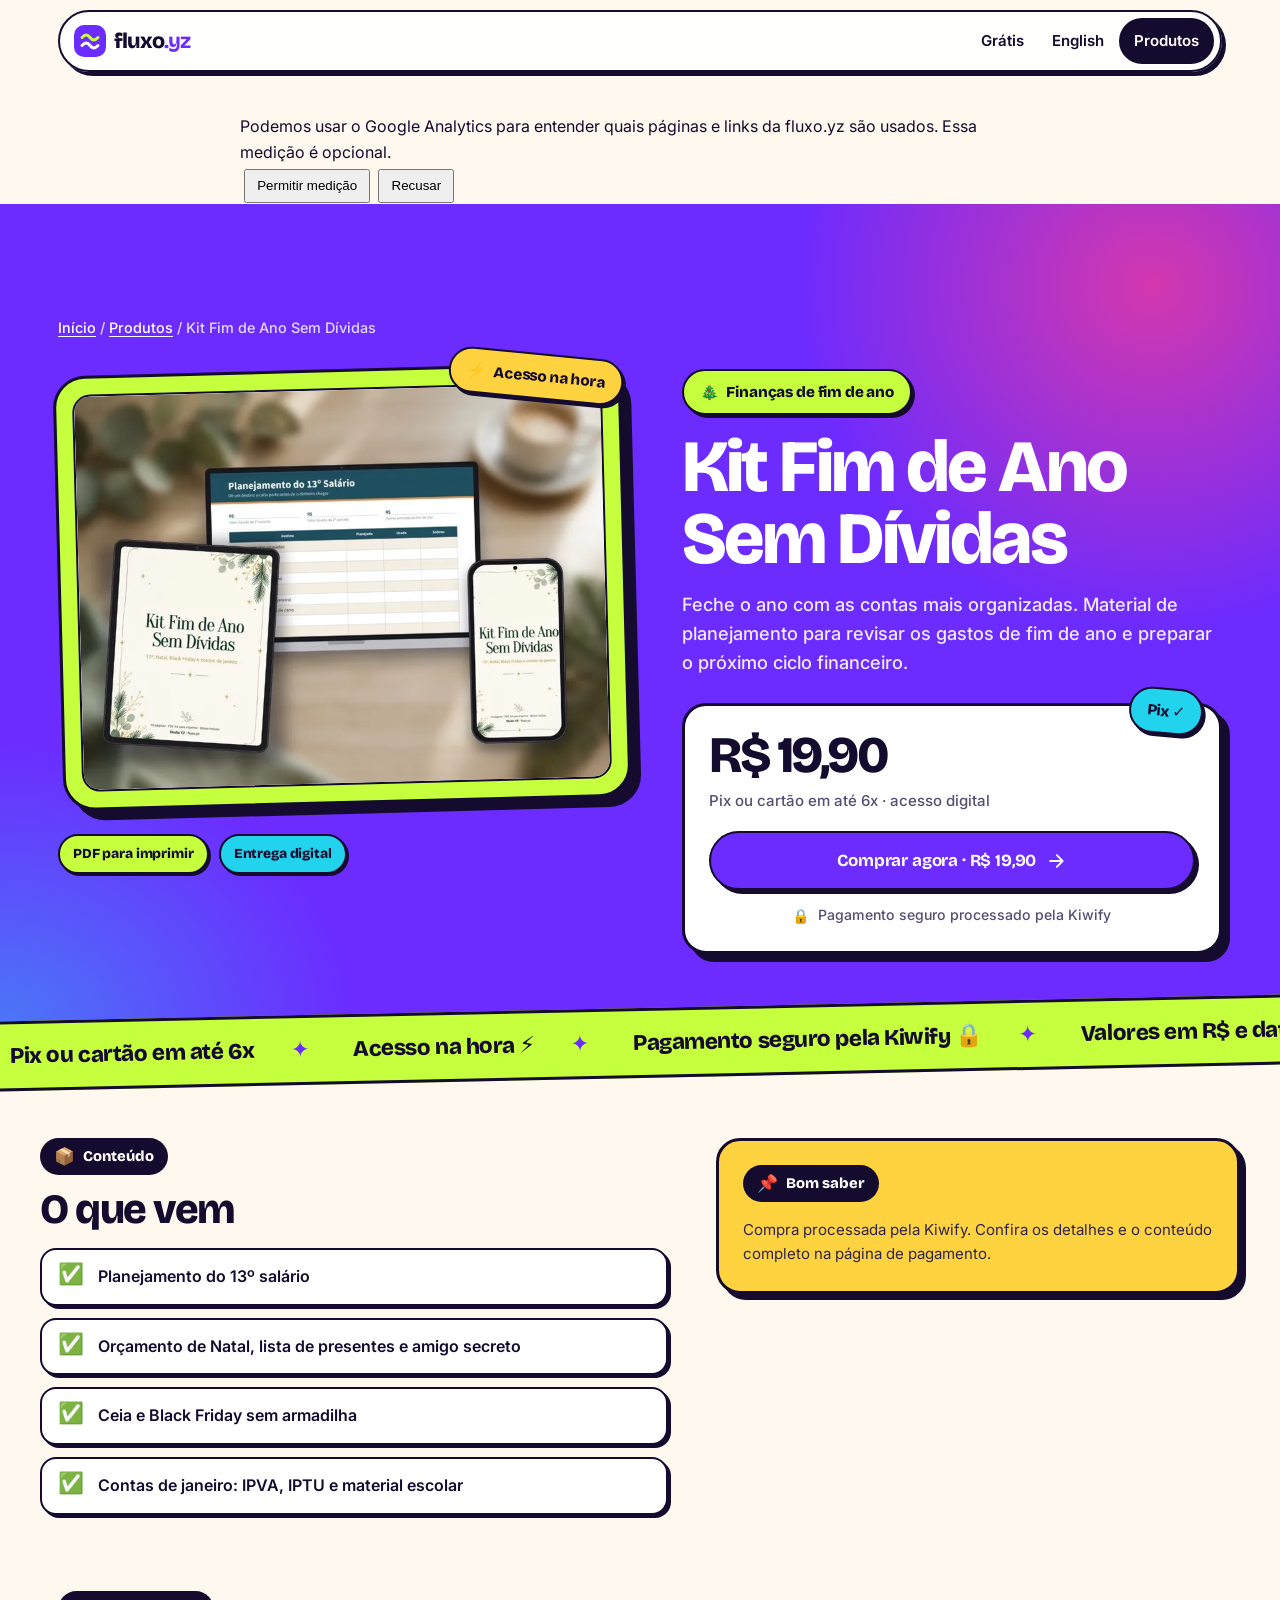
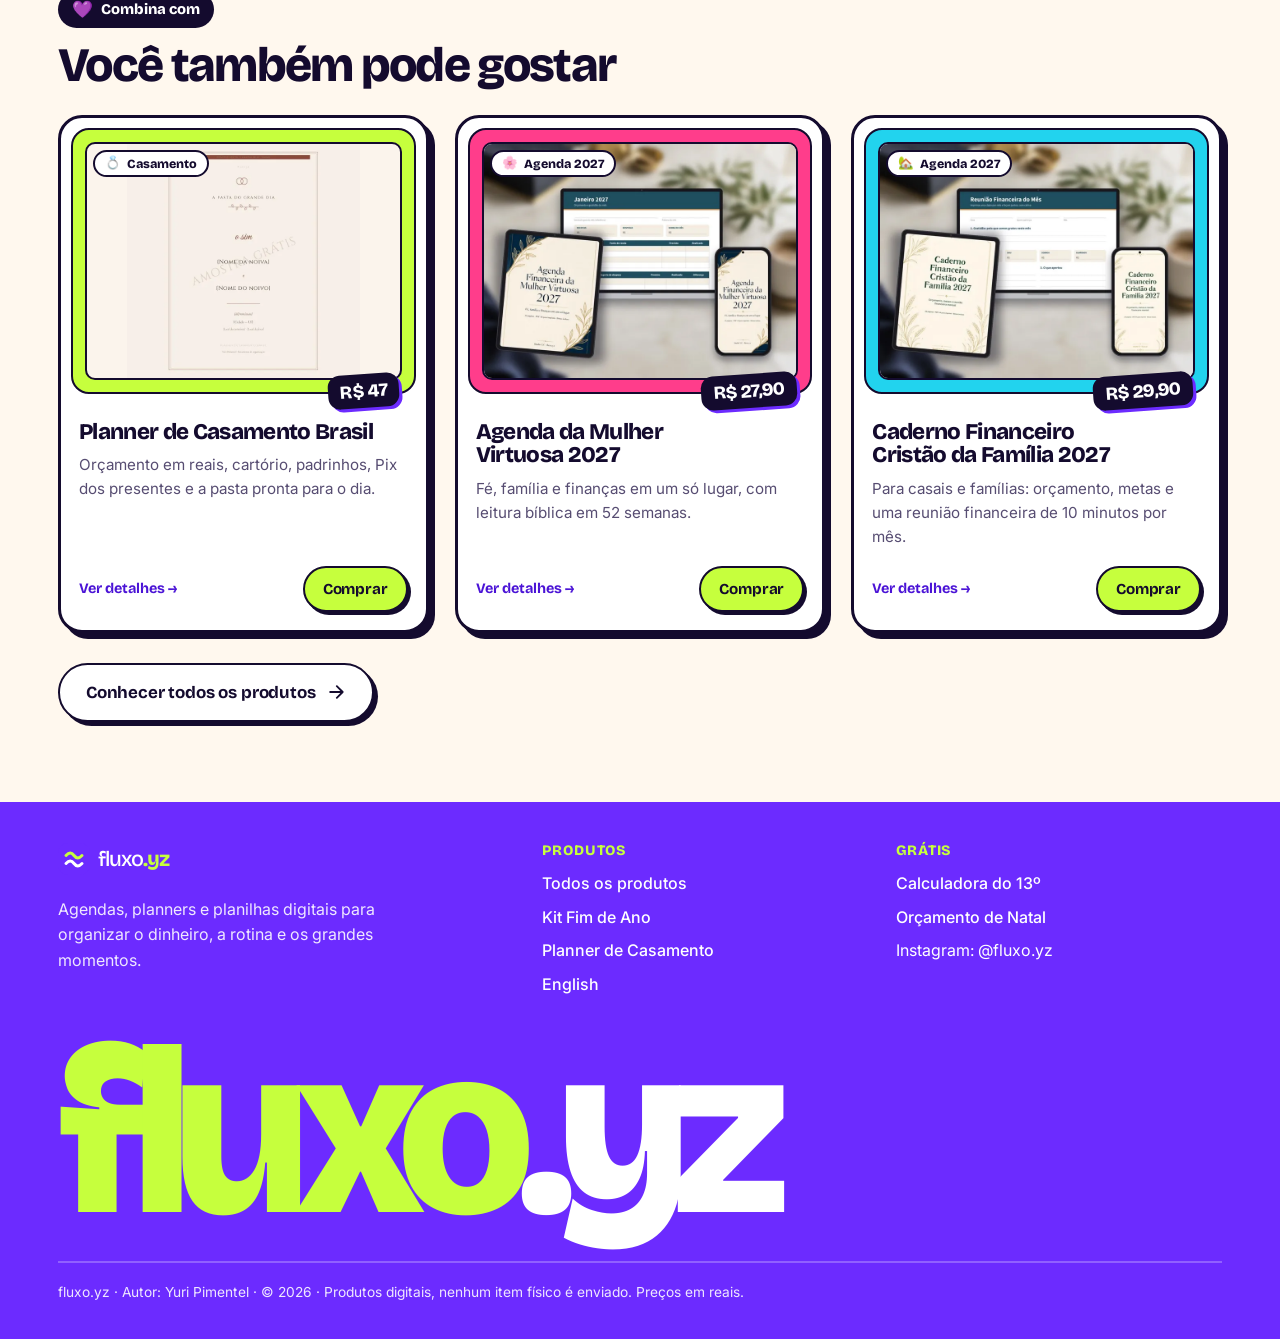
<file: fluxo-yz/ofertas/fim-de-ano-sem-dividas.html>
<!doctype html>
<html lang="pt-BR">
<head>
<meta charset="utf-8">
<meta name="viewport" content="width=device-width,initial-scale=1,viewport-fit=cover">
<title>Kit Fim de Ano Sem Dívidas | fluxo.yz</title>
<meta name="description" content="Material de planejamento para revisar os gastos de fim de ano e preparar o próximo ciclo financeiro.">
<meta name="theme-color" content="#6C2BFF">
<link rel="icon" href="../assets/favicon.svg" type="image/svg+xml">
<link rel="preconnect" href="https://fonts.googleapis.com">
<link rel="preconnect" href="https://fonts.gstatic.com" crossorigin>
<link rel="stylesheet" href="https://fonts.googleapis.com/css2?family=Bricolage+Grotesque:opsz,wght@12..96,600;12..96,700;12..96,800&family=Inter:wght@400;500;600;700&display=swap">
<link rel="stylesheet" href="../assets/site.css">
<meta property="og:type" content="product">
<meta property="og:locale" content="pt_BR">
<meta property="og:site_name" content="fluxo.yz">
<meta property="og:title" content="Kit Fim de Ano Sem Dívidas — R$ 19,90">
<meta property="og:description" content="Material de planejamento para revisar os gastos de fim de ano e preparar o próximo ciclo financeiro.">
<meta property="og:url" content="https://studiozanoni.github.io/fluxo-yz/ofertas/fim-de-ano-sem-dividas.html">
<link rel="canonical" href="https://studiozanoni.github.io/fluxo-yz/ofertas/fim-de-ano-sem-dividas.html">
<script type="application/ld+json">{"@context": "https://schema.org", "@type": "Product", "name": "Kit Fim de Ano Sem Dívidas", "description": "Material de planejamento para revisar os gastos de fim de ano e preparar o próximo ciclo financeiro.", "offers": {"@type": "Offer", "price": "19.90", "priceCurrency": "BRL", "url": "https://pay.kiwify.com.br/gpDDOzI", "availability": "https://schema.org/InStock"}, "brand": {"@type": "Brand", "name": "fluxo.yz"}}</script>
<script defer src="../assets/analytics.js"></script>
</head>
<body>
<a class="skip" href="#conteudo">Pular para o conteúdo</a>
<header class="site-header"><div class="wrap"><div class="bar">
  <a class="logo" href="../index.html" aria-label="fluxo.yz, página inicial"><svg viewBox="0 0 32 32" aria-hidden="true"><rect width="32" height="32" rx="10" fill="#6C2BFF"/><path d="M8 12.5c3-3.2 5.6-3.2 8 0s5 3.2 8 0" fill="none" stroke="#C6FF3D" stroke-width="3" stroke-linecap="round"/><path d="M8 20.5c3-3.2 5.6-3.2 8 0s5 3.2 8 0" fill="none" stroke="#fff" stroke-width="3" stroke-linecap="round"/></svg><span>fluxo<b>.yz</b></span></a>
  <nav class="nav" aria-label="Principal">
    <a href="../index.html#gratis" class="hide-sm">Grátis</a>
    <a href="../en/index.html" class="hide-sm">English</a>
    <a href="../ofertas/index.html" class="cta-nav" aria-current="page">Produtos</a>
  </nav>
</div></div></header>
<main id="conteudo">
<section class="pdp-hero"><div class="wrap">
  <nav class="crumbs" aria-label="Você está em"><a href="../index.html">Início</a> / <a href="index.html">Produtos</a> / <span>Kit Fim de Ano Sem Dívidas</span></nav>
  <div class="pdp">
    <div>
      <div class="stage"><img src="../assets/img/kit-fim-de-ano.svg" width="760" height="570" alt="Kit Fim de Ano Sem Dívidas" loading="eager" fetchpriority="high" decoding="async"><span class="sticker s-sun st2"><span class="emoji" aria-hidden="true">⚡</span>Acesso na hora</span></div>
      <div class="facts"><span class="sticker s-lime">PDF para imprimir</span><span class="sticker s-cyan">Entrega digital</span></div>
    </div>
    <div>
      <span class="sticker s-lime"><span class="emoji" aria-hidden="true">🎄</span>Finanças de fim de ano</span>
      <h1>Kit Fim de Ano Sem Dívidas</h1>
      <p class="lede">Feche o ano com as contas mais organizadas. Material de planejamento para revisar os gastos de fim de ano e preparar o próximo ciclo financeiro.</p>
      <div class="buybox">
        <span class="sticker s-cyan tag-hot">Pix ✓</span>
        <div class="price">R$ 19,90</div>
        <div class="price-sub">Pix ou cartão em até 6x · acesso digital</div>
        <a class="btn btn-violet" id="buy" href="https://pay.kiwify.com.br/gpDDOzI" rel="nofollow">Comprar agora · R$ 19,90 <svg viewBox="0 0 24 24" fill="none" stroke="currentColor" stroke-width="2.2" stroke-linecap="round" stroke-linejoin="round" aria-hidden="true"><path d="M5 12h14M13 5l7 7-7 7"/></svg></a>
        
        <div class="sec"><span class="emoji" aria-hidden="true">🔒</span>Pagamento seguro processado pela Kiwify</div>
      </div>
    </div>
  </div>
</div></section>
<div class="mq-wrap"><div class="marquee" role="region" aria-label="Como a compra funciona"><div class="marquee-track"><ul><li>Pix ou cartão em até 6x</li><li>Acesso na hora ⚡</li><li>Pagamento seguro pela Kiwify 🔒</li><li>Valores em R$ e datas em dd/mm</li><li>Feito para o Brasil 🇧🇷</li><li>Imprima em casa 🖨️</li><li>Planilhas no Excel e Google Sheets</li></ul><ul aria-hidden="true"><li>Pix ou cartão em até 6x</li><li>Acesso na hora ⚡</li><li>Pagamento seguro pela Kiwify 🔒</li><li>Valores em R$ e datas em dd/mm</li><li>Feito para o Brasil 🇧🇷</li><li>Imprima em casa 🖨️</li><li>Planilhas no Excel e Google Sheets</li></ul></div></div></div>
<div class="wrap pdp-body">
  <div class="includes"><span class="kicker"><span class="emoji" aria-hidden="true">📦</span>Conteúdo</span><h2>O que vem</h2><ul><li><span class="emoji" aria-hidden="true">✅</span><span>Planejamento do 13º salário</span></li><li><span class="emoji" aria-hidden="true">✅</span><span>Orçamento de Natal, lista de presentes e amigo secreto</span></li><li><span class="emoji" aria-hidden="true">✅</span><span>Ceia e Black Friday sem armadilha</span></li><li><span class="emoji" aria-hidden="true">✅</span><span>Contas de janeiro: IPVA, IPTU e material escolar</span></li></ul></div>
  <div class="notes"><span class="kicker"><span class="emoji" aria-hidden="true">📌</span>Bom saber</span><div style="margin-top:16px"><p class="note">Compra processada pela Kiwify. Confira os detalhes e o conteúdo completo na página de pagamento.</p></div></div>
</div>
<section class="related"><div class="wrap"><span class="kicker"><span class="emoji" aria-hidden="true">💜</span>Combina com</span><h2>Você também pode gostar</h2><div class="grid">
<article class="card" data-cat="casamento">
  <div class="thumb contain"><span class="cat"><span class="emoji" aria-hidden="true">💍</span>Casamento</span><img src="../assets/img/planner-casamento.svg" width="600" height="600" alt="Planner de Casamento Brasil — Planilha + Pasta do Grande Dia" loading="lazy" decoding="async"><span class="price-tag">R$ 47</span></div>
  <div class="content">
    <h3><a href="../ofertas/planner-casamento.html">Planner de Casamento Brasil</a></h3>
    <p>Orçamento em reais, cartório, padrinhos, Pix dos presentes e a pasta pronta para o dia.</p>
    <div class="meta"><span class="see">Ver detalhes →</span><a class="btn btn-lime btn-sm buy" href="https://pay.kiwify.com.br/seXAGSn?utm_source=site&amp;utm_medium=pagina-produto&amp;utm_campaign=casamento" aria-label="Comprar Planner de Casamento Brasil — Planilha + Pasta do Grande Dia por R$ 47">Comprar</a></div>
  </div>
</article><article class="card" data-cat="ano">
  <div class="thumb"><span class="cat"><span class="emoji" aria-hidden="true">🌸</span>Agenda 2027</span><img src="../assets/img/mulher-virtuosa-2027.svg" width="760" height="570" alt="Agenda da Mulher Virtuosa 2027" loading="lazy" decoding="async"><span class="price-tag">R$ 27,90</span></div>
  <div class="content">
    <h3><a href="../ofertas/mulher-virtuosa-2027.html">Agenda da Mulher Virtuosa 2027</a></h3>
    <p>Fé, família e finanças em um só lugar, com leitura bíblica em 52 semanas.</p>
    <div class="meta"><span class="see">Ver detalhes →</span><a class="btn btn-lime btn-sm buy" href="https://pay.kiwify.com.br/ndzrZaI" aria-label="Comprar Agenda da Mulher Virtuosa 2027 por R$ 27,90">Comprar</a></div>
  </div>
</article><article class="card" data-cat="ano">
  <div class="thumb"><span class="cat"><span class="emoji" aria-hidden="true">🏡</span>Agenda 2027</span><img src="../assets/img/familia-crista-2027.svg" width="760" height="570" alt="Caderno Financeiro Cristão da Família 2027" loading="lazy" decoding="async"><span class="price-tag">R$ 29,90</span></div>
  <div class="content">
    <h3><a href="../ofertas/familia-crista-2027.html">Caderno Financeiro Cristão da Família 2027</a></h3>
    <p>Para casais e famílias: orçamento, metas e uma reunião financeira de 10 minutos por mês.</p>
    <div class="meta"><span class="see">Ver detalhes →</span><a class="btn btn-lime btn-sm buy" href="https://pay.kiwify.com.br/xUQPfjQ" aria-label="Comprar Caderno Financeiro Cristão da Família 2027 por R$ 29,90">Comprar</a></div>
  </div>
</article>
</div><p style="margin-top:30px"><a class="btn btn-white" href="index.html">Conhecer todos os produtos <svg viewBox="0 0 24 24" fill="none" stroke="currentColor" stroke-width="2.2" stroke-linecap="round" stroke-linejoin="round" aria-hidden="true"><path d="M5 12h14M13 5l7 7-7 7"/></svg></a></p></div></section>
</main>
<div class="sticky-buy" id="sticky-buy" aria-hidden="true"><div class="t"><span>Kit Fim de Ano Sem Dívidas</span><b>R$ 19,90</b></div><a class="btn btn-lime btn-sm" id="buy-m" href="https://pay.kiwify.com.br/gpDDOzI" rel="nofollow" tabindex="-1">Comprar</a></div>
<footer class="site-footer"><div class="wrap">
  <div class="cols">
    <div><a class="logo" href="../index.html"><svg viewBox="0 0 32 32" aria-hidden="true"><rect width="32" height="32" rx="10" fill="#6C2BFF"/><path d="M8 12.5c3-3.2 5.6-3.2 8 0s5 3.2 8 0" fill="none" stroke="#C6FF3D" stroke-width="3" stroke-linecap="round"/><path d="M8 20.5c3-3.2 5.6-3.2 8 0s5 3.2 8 0" fill="none" stroke="#fff" stroke-width="3" stroke-linecap="round"/></svg><span>fluxo<b>.yz</b></span></a>
      <p class="about">Agendas, planners e planilhas digitais para organizar o dinheiro, a rotina e os grandes momentos.</p></div>
    <div><h4>Produtos</h4><ul>
      <li><a href="../ofertas/index.html">Todos os produtos</a></li>
      <li><a href="../ofertas/fim-de-ano-sem-dividas.html">Kit Fim de Ano</a></li>
      <li><a href="../ofertas/planner-casamento.html">Planner de Casamento</a></li>
      <li><a href="../en/index.html">English</a></li></ul></div>
    <div><h4>Grátis</h4><ul>
      <li><a href="../calculadora-13o-salario/">Calculadora do 13º</a></li>
      <li><a href="../calculadora-orcamento-natal/">Orçamento de Natal</a></li>
      <li>Instagram: @fluxo.yz</li></ul></div>
  </div>
  <p class="footer-big" aria-hidden="true">fluxo<span>.yz</span></p>
  <div class="legal">fluxo.yz · Autor: Yuri Pimentel · © 2026 · Produtos digitais, nenhum item físico é enviado. Preços em reais.</div>
</div></footer>
<script>(function(){var a=document.getElementById("buy"),q=new URLSearchParams(location.search),allowed=["utm_source","utm_medium","utm_campaign","utm_content","utm_term"];var d=new URL(a.href);allowed.forEach(function(k){if(q.has(k))d.searchParams.set(k,q.get(k).slice(0,120))});if(!q.has("utm_source"))d.searchParams.set("utm_source","fluxo_ofertas");d.searchParams.set("utm_content","fim-de-ano-sem-dividas");a.href=d.toString()})()</script>
<script>(function(){var b=document.getElementById("buy"),s=document.getElementById("sticky-buy"),m=document.getElementById("buy-m");if(!b||!s)return;m.href=b.href;new MutationObserver(function(){m.href=b.href}).observe(b,{attributes:true,attributeFilter:["href"]});if("IntersectionObserver"in window){new IntersectionObserver(function(e){s.classList.toggle("show",!e[0].isIntersecting&&e[0].boundingClientRect.top<0)}).observe(b)}})()</script>
</body></html>
</file>
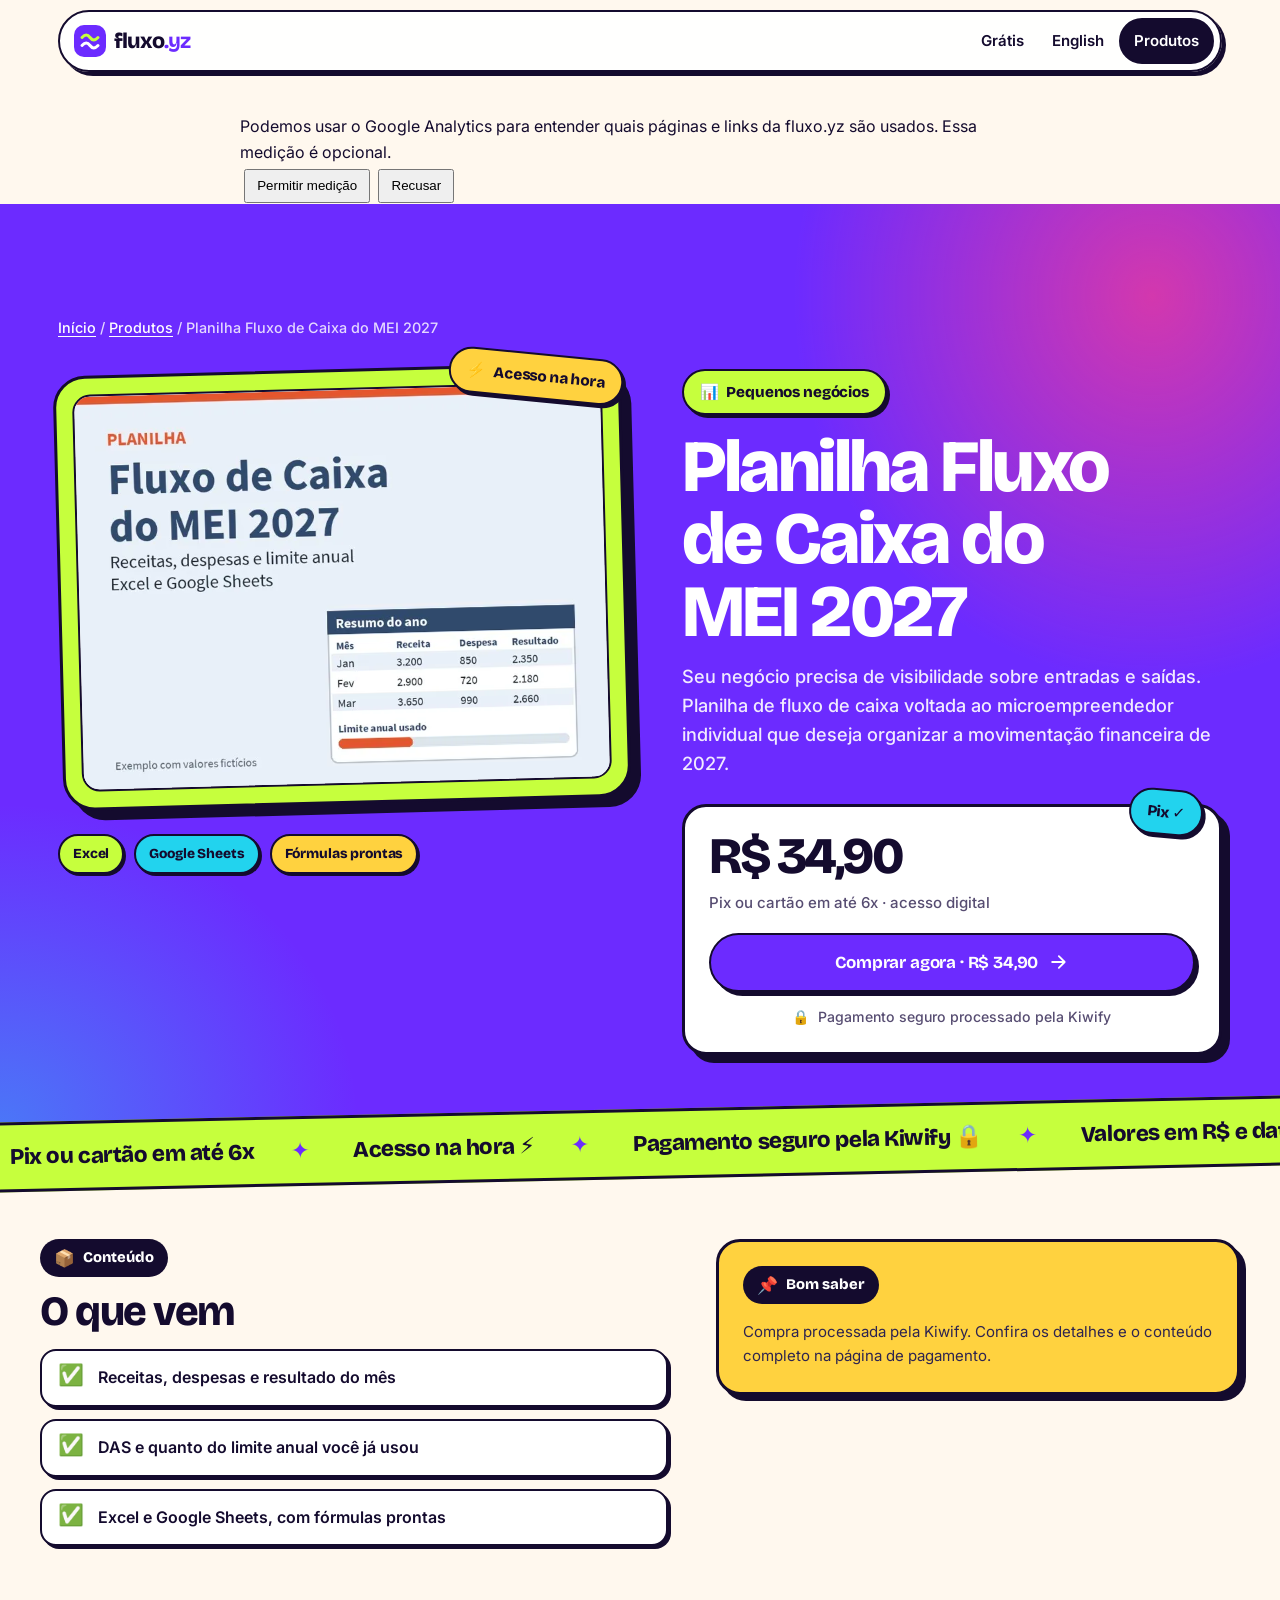
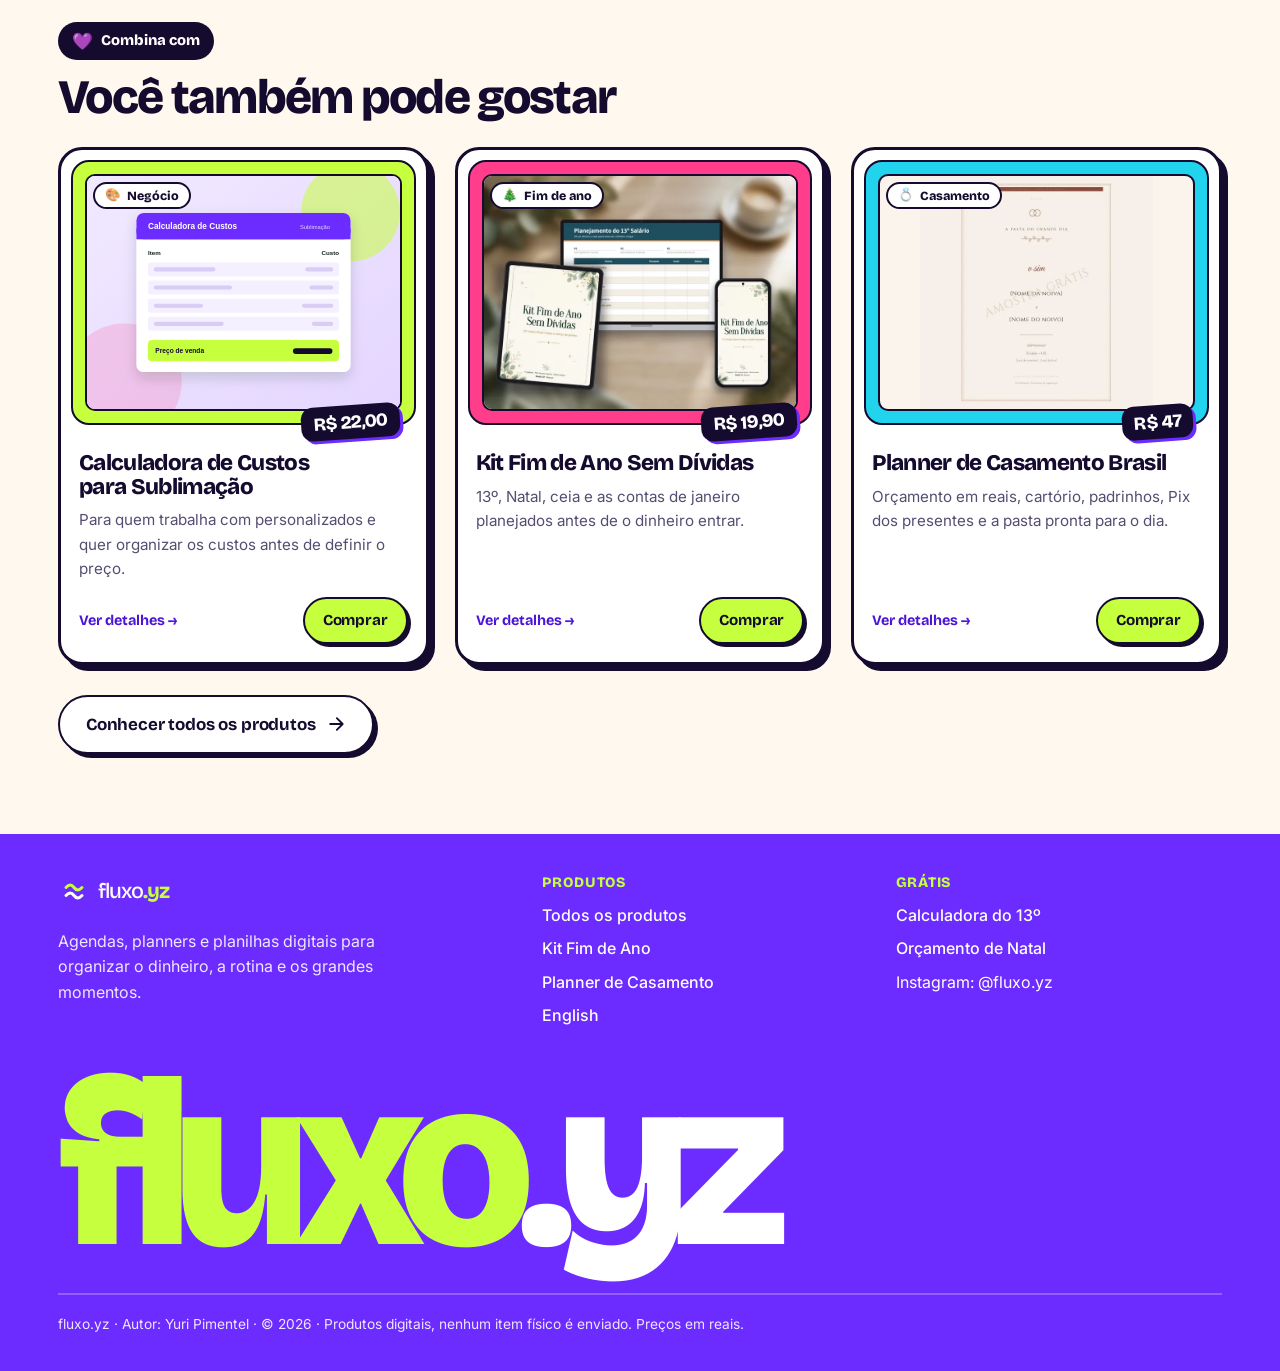
<file: fluxo-yz/ofertas/fluxo-caixa-mei-2027.html>
<!doctype html>
<html lang="pt-BR">
<head>
<meta charset="utf-8">
<meta name="viewport" content="width=device-width,initial-scale=1,viewport-fit=cover">
<title>Planilha Fluxo de Caixa do MEI 2027 | fluxo.yz</title>
<meta name="description" content="Planilha de fluxo de caixa voltada ao microempreendedor individual que deseja organizar a movimentação financeira de 2027.">
<meta name="theme-color" content="#6C2BFF">
<link rel="icon" href="../assets/favicon.svg" type="image/svg+xml">
<link rel="preconnect" href="https://fonts.googleapis.com">
<link rel="preconnect" href="https://fonts.gstatic.com" crossorigin>
<link rel="stylesheet" href="https://fonts.googleapis.com/css2?family=Bricolage+Grotesque:opsz,wght@12..96,600;12..96,700;12..96,800&family=Inter:wght@400;500;600;700&display=swap">
<link rel="stylesheet" href="../assets/site.css">
<meta property="og:type" content="product">
<meta property="og:locale" content="pt_BR">
<meta property="og:site_name" content="fluxo.yz">
<meta property="og:title" content="Planilha Fluxo de Caixa do MEI 2027 — R$ 34,90">
<meta property="og:description" content="Planilha de fluxo de caixa voltada ao microempreendedor individual que deseja organizar a movimentação financeira de 2027.">
<meta property="og:url" content="https://studiozanoni.github.io/fluxo-yz/ofertas/fluxo-caixa-mei-2027.html">
<link rel="canonical" href="https://studiozanoni.github.io/fluxo-yz/ofertas/fluxo-caixa-mei-2027.html">
<script type="application/ld+json">{"@context": "https://schema.org", "@type": "Product", "name": "Planilha Fluxo de Caixa do MEI 2027", "description": "Planilha de fluxo de caixa voltada ao microempreendedor individual que deseja organizar a movimentação financeira de 2027.", "offers": {"@type": "Offer", "price": "34.90", "priceCurrency": "BRL", "url": "https://pay.kiwify.com.br/rLqLBRg", "availability": "https://schema.org/InStock"}, "brand": {"@type": "Brand", "name": "fluxo.yz"}}</script>
<script defer src="../assets/analytics.js"></script>
</head>
<body>
<a class="skip" href="#conteudo">Pular para o conteúdo</a>
<header class="site-header"><div class="wrap"><div class="bar">
  <a class="logo" href="../index.html" aria-label="fluxo.yz, página inicial"><svg viewBox="0 0 32 32" aria-hidden="true"><rect width="32" height="32" rx="10" fill="#6C2BFF"/><path d="M8 12.5c3-3.2 5.6-3.2 8 0s5 3.2 8 0" fill="none" stroke="#C6FF3D" stroke-width="3" stroke-linecap="round"/><path d="M8 20.5c3-3.2 5.6-3.2 8 0s5 3.2 8 0" fill="none" stroke="#fff" stroke-width="3" stroke-linecap="round"/></svg><span>fluxo<b>.yz</b></span></a>
  <nav class="nav" aria-label="Principal">
    <a href="../index.html#gratis" class="hide-sm">Grátis</a>
    <a href="../en/index.html" class="hide-sm">English</a>
    <a href="../ofertas/index.html" class="cta-nav" aria-current="page">Produtos</a>
  </nav>
</div></div></header>
<main id="conteudo">
<section class="pdp-hero"><div class="wrap">
  <nav class="crumbs" aria-label="Você está em"><a href="../index.html">Início</a> / <a href="index.html">Produtos</a> / <span>Planilha Fluxo de Caixa do MEI 2027</span></nav>
  <div class="pdp">
    <div>
      <div class="stage"><img src="../assets/img/fluxo-caixa-mei-2027.svg" width="760" height="570" alt="Planilha Fluxo de Caixa do MEI 2027" loading="eager" fetchpriority="high" decoding="async"><span class="sticker s-sun st2"><span class="emoji" aria-hidden="true">⚡</span>Acesso na hora</span></div>
      <div class="facts"><span class="sticker s-lime">Excel</span><span class="sticker s-cyan">Google Sheets</span><span class="sticker s-sun">Fórmulas prontas</span></div>
    </div>
    <div>
      <span class="sticker s-lime"><span class="emoji" aria-hidden="true">📊</span>Pequenos negócios</span>
      <h1>Planilha Fluxo de Caixa do MEI 2027</h1>
      <p class="lede">Seu negócio precisa de visibilidade sobre entradas e saídas. Planilha de fluxo de caixa voltada ao microempreendedor individual que deseja organizar a movimentação financeira de 2027.</p>
      <div class="buybox">
        <span class="sticker s-cyan tag-hot">Pix ✓</span>
        <div class="price">R$ 34,90</div>
        <div class="price-sub">Pix ou cartão em até 6x · acesso digital</div>
        <a class="btn btn-violet" id="buy" href="https://pay.kiwify.com.br/rLqLBRg" rel="nofollow">Comprar agora · R$ 34,90 <svg viewBox="0 0 24 24" fill="none" stroke="currentColor" stroke-width="2.2" stroke-linecap="round" stroke-linejoin="round" aria-hidden="true"><path d="M5 12h14M13 5l7 7-7 7"/></svg></a>
        
        <div class="sec"><span class="emoji" aria-hidden="true">🔒</span>Pagamento seguro processado pela Kiwify</div>
      </div>
    </div>
  </div>
</div></section>
<div class="mq-wrap"><div class="marquee" role="region" aria-label="Como a compra funciona"><div class="marquee-track"><ul><li>Pix ou cartão em até 6x</li><li>Acesso na hora ⚡</li><li>Pagamento seguro pela Kiwify 🔒</li><li>Valores em R$ e datas em dd/mm</li><li>Feito para o Brasil 🇧🇷</li><li>Imprima em casa 🖨️</li><li>Planilhas no Excel e Google Sheets</li></ul><ul aria-hidden="true"><li>Pix ou cartão em até 6x</li><li>Acesso na hora ⚡</li><li>Pagamento seguro pela Kiwify 🔒</li><li>Valores em R$ e datas em dd/mm</li><li>Feito para o Brasil 🇧🇷</li><li>Imprima em casa 🖨️</li><li>Planilhas no Excel e Google Sheets</li></ul></div></div></div>
<div class="wrap pdp-body">
  <div class="includes"><span class="kicker"><span class="emoji" aria-hidden="true">📦</span>Conteúdo</span><h2>O que vem</h2><ul><li><span class="emoji" aria-hidden="true">✅</span><span>Receitas, despesas e resultado do mês</span></li><li><span class="emoji" aria-hidden="true">✅</span><span>DAS e quanto do limite anual você já usou</span></li><li><span class="emoji" aria-hidden="true">✅</span><span>Excel e Google Sheets, com fórmulas prontas</span></li></ul></div>
  <div class="notes"><span class="kicker"><span class="emoji" aria-hidden="true">📌</span>Bom saber</span><div style="margin-top:16px"><p class="note">Compra processada pela Kiwify. Confira os detalhes e o conteúdo completo na página de pagamento.</p></div></div>
</div>
<section class="related"><div class="wrap"><span class="kicker"><span class="emoji" aria-hidden="true">💜</span>Combina com</span><h2>Você também pode gostar</h2><div class="grid">
<article class="card" data-cat="negocio">
  <div class="thumb"><span class="cat"><span class="emoji" aria-hidden="true">🎨</span>Negócio</span><img src="../assets/img/custos-sublimacao.svg" width="760" height="570" alt="Ilustração da Calculadora de Custos para Sublimação" loading="lazy" decoding="async"><span class="price-tag">R$ 22,00</span></div>
  <div class="content">
    <h3><a href="../ofertas/custos-sublimacao.html">Calculadora de Custos para Sublimação</a></h3>
    <p>Para quem trabalha com personalizados e quer organizar os custos antes de definir o preço.</p>
    <div class="meta"><span class="see">Ver detalhes →</span><a class="btn btn-lime btn-sm buy" href="https://pay.kiwify.com.br/ODxu8qK" aria-label="Comprar Calculadora de Custos para Sublimação por R$ 22,00">Comprar</a></div>
  </div>
</article><article class="card" data-cat="fim">
  <div class="thumb"><span class="cat"><span class="emoji" aria-hidden="true">🎄</span>Fim de ano</span><img src="../assets/img/kit-fim-de-ano.svg" width="760" height="570" alt="Kit Fim de Ano Sem Dívidas" loading="lazy" decoding="async"><span class="price-tag">R$ 19,90</span></div>
  <div class="content">
    <h3><a href="../ofertas/fim-de-ano-sem-dividas.html">Kit Fim de Ano Sem Dívidas</a></h3>
    <p>13º, Natal, ceia e as contas de janeiro planejados antes de o dinheiro entrar.</p>
    <div class="meta"><span class="see">Ver detalhes →</span><a class="btn btn-lime btn-sm buy" href="https://pay.kiwify.com.br/gpDDOzI" aria-label="Comprar Kit Fim de Ano Sem Dívidas por R$ 19,90">Comprar</a></div>
  </div>
</article><article class="card" data-cat="casamento">
  <div class="thumb contain"><span class="cat"><span class="emoji" aria-hidden="true">💍</span>Casamento</span><img src="../assets/img/planner-casamento.svg" width="600" height="600" alt="Planner de Casamento Brasil — Planilha + Pasta do Grande Dia" loading="lazy" decoding="async"><span class="price-tag">R$ 47</span></div>
  <div class="content">
    <h3><a href="../ofertas/planner-casamento.html">Planner de Casamento Brasil</a></h3>
    <p>Orçamento em reais, cartório, padrinhos, Pix dos presentes e a pasta pronta para o dia.</p>
    <div class="meta"><span class="see">Ver detalhes →</span><a class="btn btn-lime btn-sm buy" href="https://pay.kiwify.com.br/seXAGSn?utm_source=site&amp;utm_medium=pagina-produto&amp;utm_campaign=casamento" aria-label="Comprar Planner de Casamento Brasil — Planilha + Pasta do Grande Dia por R$ 47">Comprar</a></div>
  </div>
</article>
</div><p style="margin-top:30px"><a class="btn btn-white" href="index.html">Conhecer todos os produtos <svg viewBox="0 0 24 24" fill="none" stroke="currentColor" stroke-width="2.2" stroke-linecap="round" stroke-linejoin="round" aria-hidden="true"><path d="M5 12h14M13 5l7 7-7 7"/></svg></a></p></div></section>
</main>
<div class="sticky-buy" id="sticky-buy" aria-hidden="true"><div class="t"><span>Planilha Fluxo de Caixa do MEI 2027</span><b>R$ 34,90</b></div><a class="btn btn-lime btn-sm" id="buy-m" href="https://pay.kiwify.com.br/rLqLBRg" rel="nofollow" tabindex="-1">Comprar</a></div>
<footer class="site-footer"><div class="wrap">
  <div class="cols">
    <div><a class="logo" href="../index.html"><svg viewBox="0 0 32 32" aria-hidden="true"><rect width="32" height="32" rx="10" fill="#6C2BFF"/><path d="M8 12.5c3-3.2 5.6-3.2 8 0s5 3.2 8 0" fill="none" stroke="#C6FF3D" stroke-width="3" stroke-linecap="round"/><path d="M8 20.5c3-3.2 5.6-3.2 8 0s5 3.2 8 0" fill="none" stroke="#fff" stroke-width="3" stroke-linecap="round"/></svg><span>fluxo<b>.yz</b></span></a>
      <p class="about">Agendas, planners e planilhas digitais para organizar o dinheiro, a rotina e os grandes momentos.</p></div>
    <div><h4>Produtos</h4><ul>
      <li><a href="../ofertas/index.html">Todos os produtos</a></li>
      <li><a href="../ofertas/fim-de-ano-sem-dividas.html">Kit Fim de Ano</a></li>
      <li><a href="../ofertas/planner-casamento.html">Planner de Casamento</a></li>
      <li><a href="../en/index.html">English</a></li></ul></div>
    <div><h4>Grátis</h4><ul>
      <li><a href="../calculadora-13o-salario/">Calculadora do 13º</a></li>
      <li><a href="../calculadora-orcamento-natal/">Orçamento de Natal</a></li>
      <li>Instagram: @fluxo.yz</li></ul></div>
  </div>
  <p class="footer-big" aria-hidden="true">fluxo<span>.yz</span></p>
  <div class="legal">fluxo.yz · Autor: Yuri Pimentel · © 2026 · Produtos digitais, nenhum item físico é enviado. Preços em reais.</div>
</div></footer>
<script>(function(){var a=document.getElementById("buy"),q=new URLSearchParams(location.search),allowed=["utm_source","utm_medium","utm_campaign","utm_content","utm_term"];var d=new URL(a.href);allowed.forEach(function(k){if(q.has(k))d.searchParams.set(k,q.get(k).slice(0,120))});if(!q.has("utm_source"))d.searchParams.set("utm_source","fluxo_ofertas");d.searchParams.set("utm_content","fluxo-caixa-mei-2027");a.href=d.toString()})()</script>
<script>(function(){var b=document.getElementById("buy"),s=document.getElementById("sticky-buy"),m=document.getElementById("buy-m");if(!b||!s)return;m.href=b.href;new MutationObserver(function(){m.href=b.href}).observe(b,{attributes:true,attributeFilter:["href"]});if("IntersectionObserver"in window){new IntersectionObserver(function(e){s.classList.toggle("show",!e[0].isIntersecting&&e[0].boundingClientRect.top<0)}).observe(b)}})()</script>
</body></html>
</file>
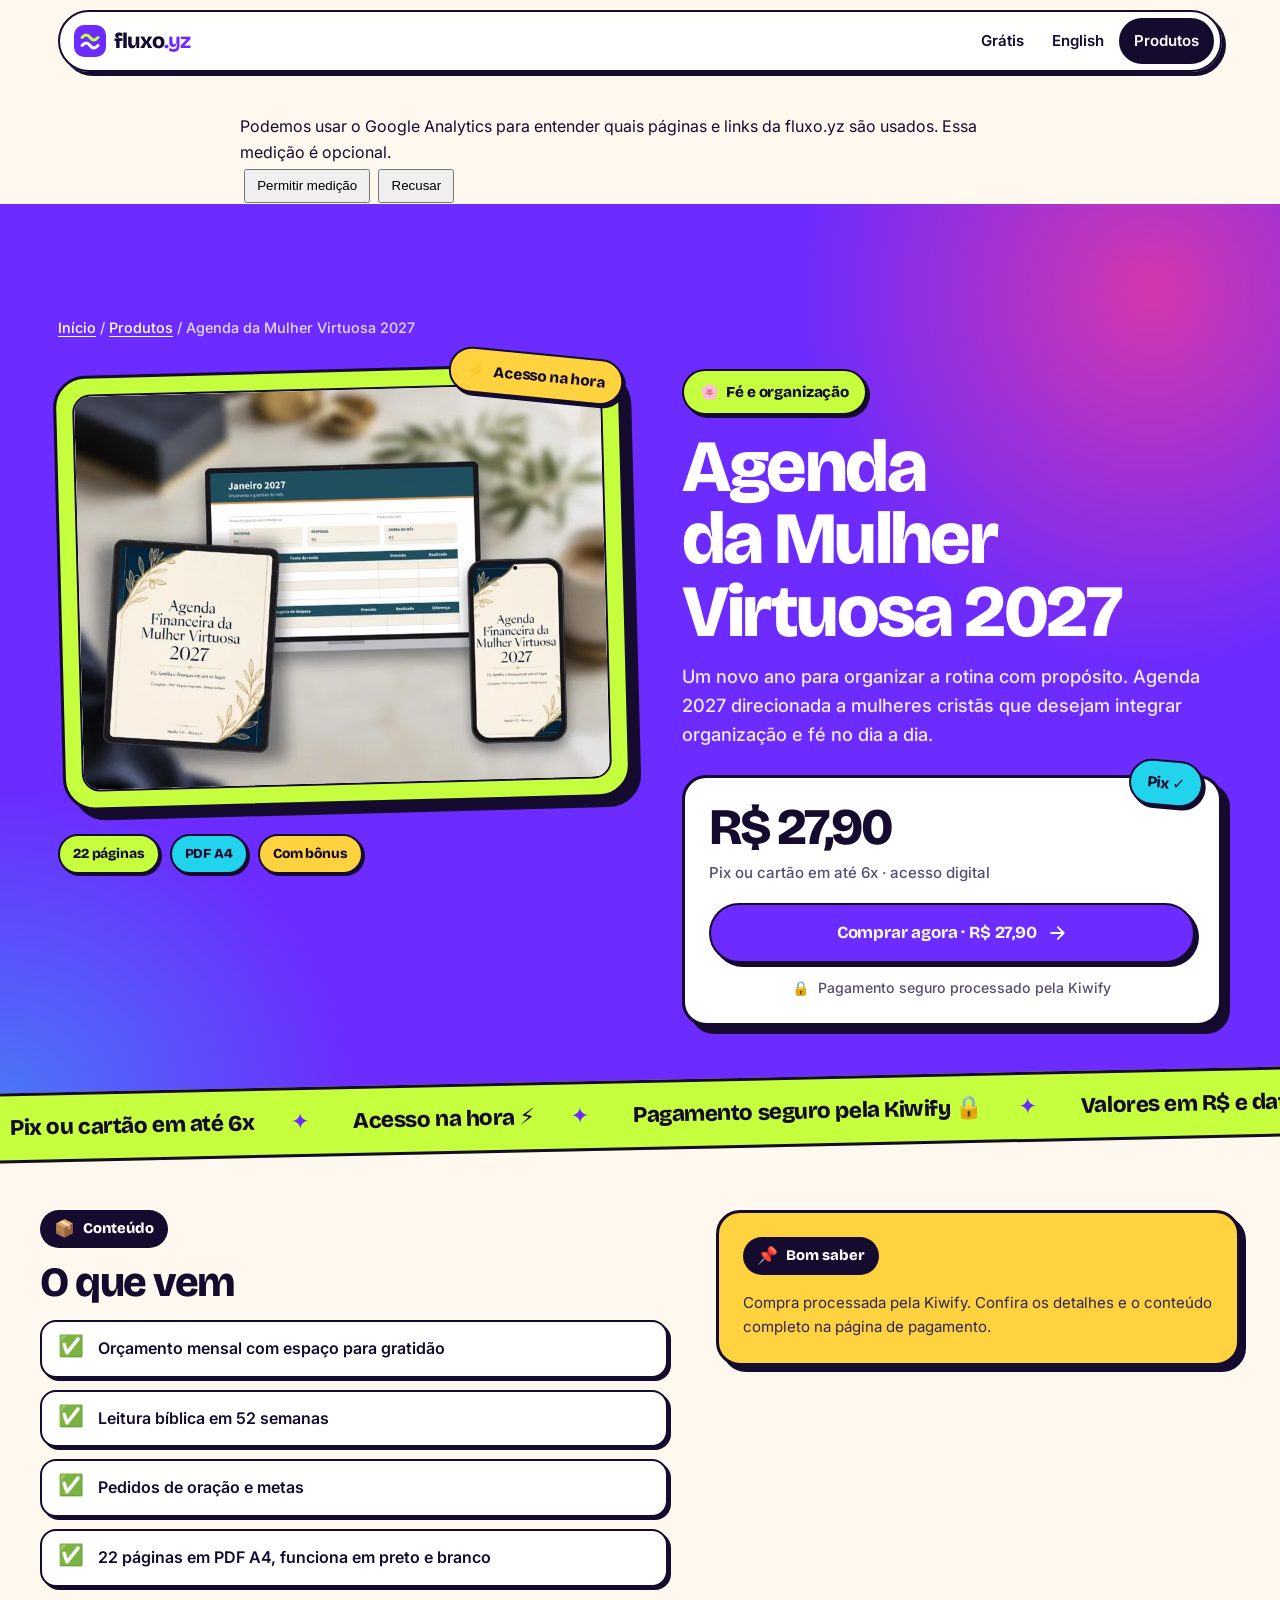
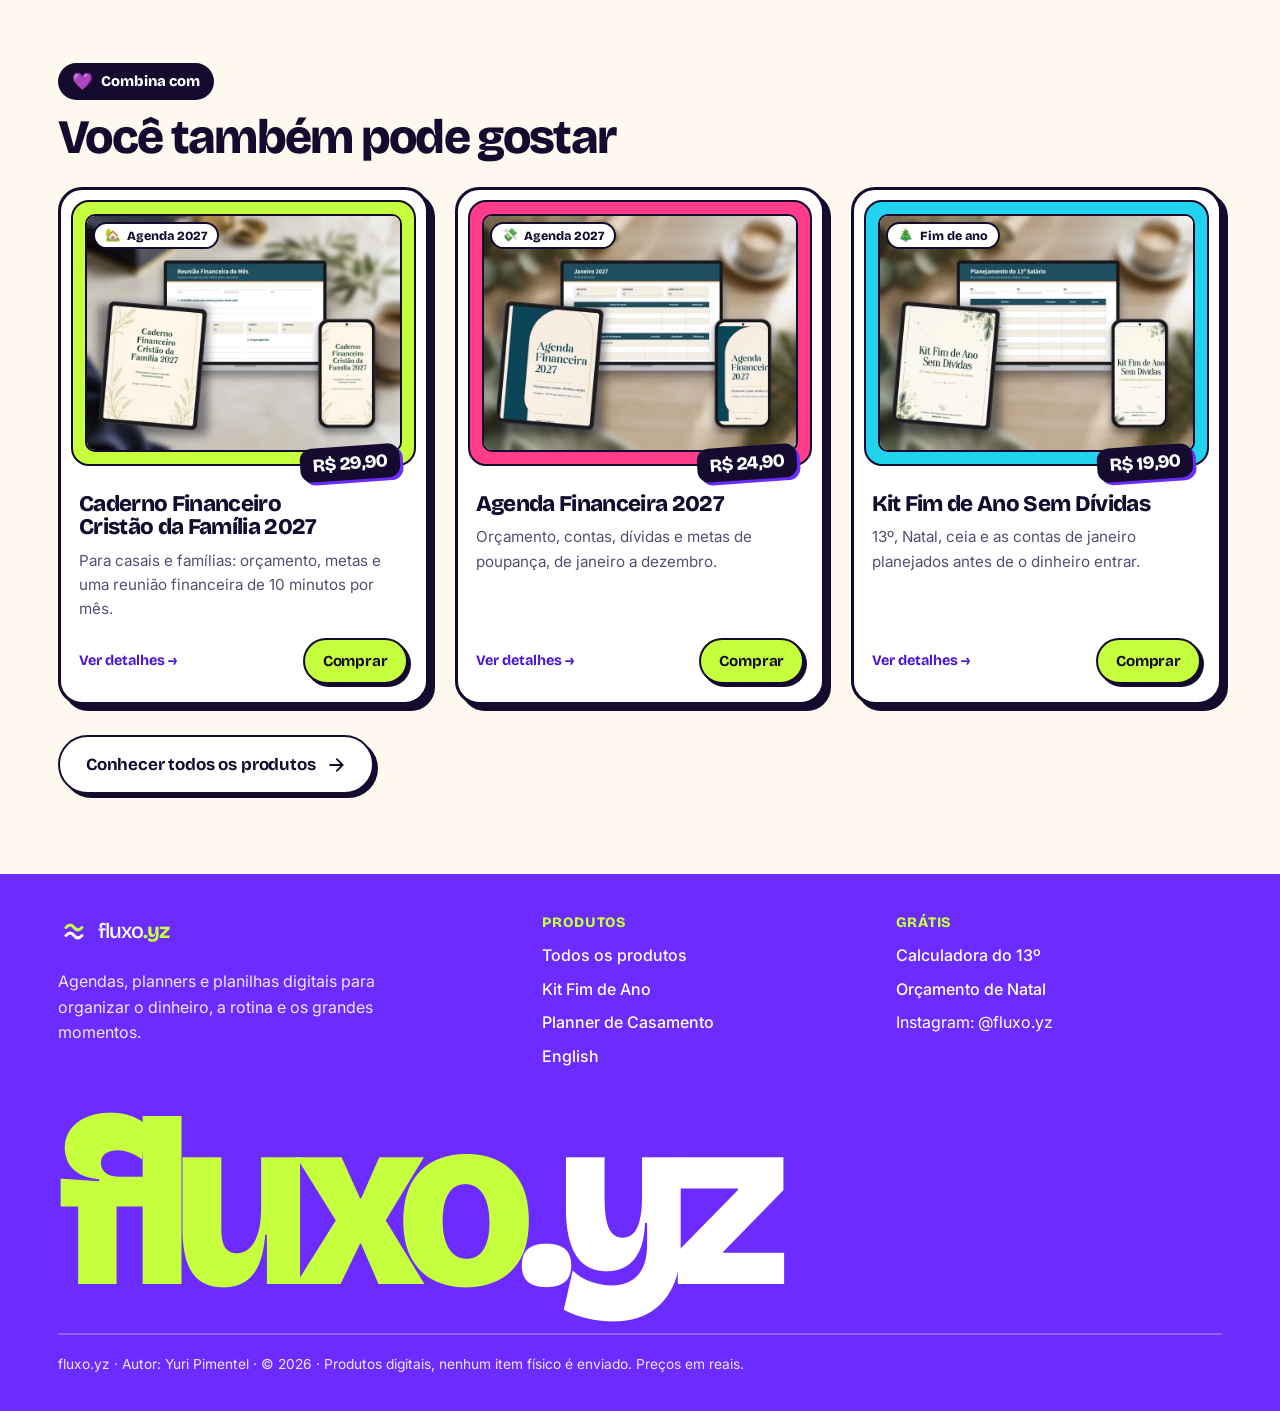
<file: fluxo-yz/ofertas/mulher-virtuosa-2027.html>
<!doctype html>
<html lang="pt-BR">
<head>
<meta charset="utf-8">
<meta name="viewport" content="width=device-width,initial-scale=1,viewport-fit=cover">
<title>Agenda da Mulher Virtuosa 2027 | fluxo.yz</title>
<meta name="description" content="Agenda 2027 direcionada a mulheres cristãs que desejam integrar organização e fé no dia a dia.">
<meta name="theme-color" content="#6C2BFF">
<link rel="icon" href="../assets/favicon.svg" type="image/svg+xml">
<link rel="preconnect" href="https://fonts.googleapis.com">
<link rel="preconnect" href="https://fonts.gstatic.com" crossorigin>
<link rel="stylesheet" href="https://fonts.googleapis.com/css2?family=Bricolage+Grotesque:opsz,wght@12..96,600;12..96,700;12..96,800&family=Inter:wght@400;500;600;700&display=swap">
<link rel="stylesheet" href="../assets/site.css">
<meta property="og:type" content="product">
<meta property="og:locale" content="pt_BR">
<meta property="og:site_name" content="fluxo.yz">
<meta property="og:title" content="Agenda da Mulher Virtuosa 2027 — R$ 27,90">
<meta property="og:description" content="Agenda 2027 direcionada a mulheres cristãs que desejam integrar organização e fé no dia a dia.">
<meta property="og:url" content="https://studiozanoni.github.io/fluxo-yz/ofertas/mulher-virtuosa-2027.html">
<link rel="canonical" href="https://studiozanoni.github.io/fluxo-yz/ofertas/mulher-virtuosa-2027.html">
<script type="application/ld+json">{"@context": "https://schema.org", "@type": "Product", "name": "Agenda da Mulher Virtuosa 2027", "description": "Agenda 2027 direcionada a mulheres cristãs que desejam integrar organização e fé no dia a dia.", "offers": {"@type": "Offer", "price": "27.90", "priceCurrency": "BRL", "url": "https://pay.kiwify.com.br/ndzrZaI", "availability": "https://schema.org/InStock"}, "brand": {"@type": "Brand", "name": "fluxo.yz"}}</script>
<script defer src="../assets/analytics.js"></script>
</head>
<body>
<a class="skip" href="#conteudo">Pular para o conteúdo</a>
<header class="site-header"><div class="wrap"><div class="bar">
  <a class="logo" href="../index.html" aria-label="fluxo.yz, página inicial"><svg viewBox="0 0 32 32" aria-hidden="true"><rect width="32" height="32" rx="10" fill="#6C2BFF"/><path d="M8 12.5c3-3.2 5.6-3.2 8 0s5 3.2 8 0" fill="none" stroke="#C6FF3D" stroke-width="3" stroke-linecap="round"/><path d="M8 20.5c3-3.2 5.6-3.2 8 0s5 3.2 8 0" fill="none" stroke="#fff" stroke-width="3" stroke-linecap="round"/></svg><span>fluxo<b>.yz</b></span></a>
  <nav class="nav" aria-label="Principal">
    <a href="../index.html#gratis" class="hide-sm">Grátis</a>
    <a href="../en/index.html" class="hide-sm">English</a>
    <a href="../ofertas/index.html" class="cta-nav" aria-current="page">Produtos</a>
  </nav>
</div></div></header>
<main id="conteudo">
<section class="pdp-hero"><div class="wrap">
  <nav class="crumbs" aria-label="Você está em"><a href="../index.html">Início</a> / <a href="index.html">Produtos</a> / <span>Agenda da Mulher Virtuosa 2027</span></nav>
  <div class="pdp">
    <div>
      <div class="stage"><img src="../assets/img/mulher-virtuosa-2027.svg" width="760" height="570" alt="Agenda da Mulher Virtuosa 2027" loading="eager" fetchpriority="high" decoding="async"><span class="sticker s-sun st2"><span class="emoji" aria-hidden="true">⚡</span>Acesso na hora</span></div>
      <div class="facts"><span class="sticker s-lime">22 páginas</span><span class="sticker s-cyan">PDF A4</span><span class="sticker s-sun">Com bônus</span></div>
    </div>
    <div>
      <span class="sticker s-lime"><span class="emoji" aria-hidden="true">🌸</span>Fé e organização</span>
      <h1>Agenda da Mulher Virtuosa 2027</h1>
      <p class="lede">Um novo ano para organizar a rotina com propósito. Agenda 2027 direcionada a mulheres cristãs que desejam integrar organização e fé no dia a dia.</p>
      <div class="buybox">
        <span class="sticker s-cyan tag-hot">Pix ✓</span>
        <div class="price">R$ 27,90</div>
        <div class="price-sub">Pix ou cartão em até 6x · acesso digital</div>
        <a class="btn btn-violet" id="buy" href="https://pay.kiwify.com.br/ndzrZaI" rel="nofollow">Comprar agora · R$ 27,90 <svg viewBox="0 0 24 24" fill="none" stroke="currentColor" stroke-width="2.2" stroke-linecap="round" stroke-linejoin="round" aria-hidden="true"><path d="M5 12h14M13 5l7 7-7 7"/></svg></a>
        
        <div class="sec"><span class="emoji" aria-hidden="true">🔒</span>Pagamento seguro processado pela Kiwify</div>
      </div>
    </div>
  </div>
</div></section>
<div class="mq-wrap"><div class="marquee" role="region" aria-label="Como a compra funciona"><div class="marquee-track"><ul><li>Pix ou cartão em até 6x</li><li>Acesso na hora ⚡</li><li>Pagamento seguro pela Kiwify 🔒</li><li>Valores em R$ e datas em dd/mm</li><li>Feito para o Brasil 🇧🇷</li><li>Imprima em casa 🖨️</li><li>Planilhas no Excel e Google Sheets</li></ul><ul aria-hidden="true"><li>Pix ou cartão em até 6x</li><li>Acesso na hora ⚡</li><li>Pagamento seguro pela Kiwify 🔒</li><li>Valores em R$ e datas em dd/mm</li><li>Feito para o Brasil 🇧🇷</li><li>Imprima em casa 🖨️</li><li>Planilhas no Excel e Google Sheets</li></ul></div></div></div>
<div class="wrap pdp-body">
  <div class="includes"><span class="kicker"><span class="emoji" aria-hidden="true">📦</span>Conteúdo</span><h2>O que vem</h2><ul><li><span class="emoji" aria-hidden="true">✅</span><span>Orçamento mensal com espaço para gratidão</span></li><li><span class="emoji" aria-hidden="true">✅</span><span>Leitura bíblica em 52 semanas</span></li><li><span class="emoji" aria-hidden="true">✅</span><span>Pedidos de oração e metas</span></li><li><span class="emoji" aria-hidden="true">✅</span><span>22 páginas em PDF A4, funciona em preto e branco</span></li></ul></div>
  <div class="notes"><span class="kicker"><span class="emoji" aria-hidden="true">📌</span>Bom saber</span><div style="margin-top:16px"><p class="note">Compra processada pela Kiwify. Confira os detalhes e o conteúdo completo na página de pagamento.</p></div></div>
</div>
<section class="related"><div class="wrap"><span class="kicker"><span class="emoji" aria-hidden="true">💜</span>Combina com</span><h2>Você também pode gostar</h2><div class="grid">
<article class="card" data-cat="ano">
  <div class="thumb"><span class="cat"><span class="emoji" aria-hidden="true">🏡</span>Agenda 2027</span><img src="../assets/img/familia-crista-2027.svg" width="760" height="570" alt="Caderno Financeiro Cristão da Família 2027" loading="lazy" decoding="async"><span class="price-tag">R$ 29,90</span></div>
  <div class="content">
    <h3><a href="../ofertas/familia-crista-2027.html">Caderno Financeiro Cristão da Família 2027</a></h3>
    <p>Para casais e famílias: orçamento, metas e uma reunião financeira de 10 minutos por mês.</p>
    <div class="meta"><span class="see">Ver detalhes →</span><a class="btn btn-lime btn-sm buy" href="https://pay.kiwify.com.br/xUQPfjQ" aria-label="Comprar Caderno Financeiro Cristão da Família 2027 por R$ 29,90">Comprar</a></div>
  </div>
</article><article class="card" data-cat="ano">
  <div class="thumb"><span class="cat"><span class="emoji" aria-hidden="true">💸</span>Agenda 2027</span><img src="../assets/img/agenda-financeira-2027.svg" width="760" height="570" alt="Agenda Financeira 2027" loading="lazy" decoding="async"><span class="price-tag">R$ 24,90</span></div>
  <div class="content">
    <h3><a href="../ofertas/agenda-financeira-2027.html">Agenda Financeira 2027</a></h3>
    <p>Orçamento, contas, dívidas e metas de poupança, de janeiro a dezembro.</p>
    <div class="meta"><span class="see">Ver detalhes →</span><a class="btn btn-lime btn-sm buy" href="https://pay.kiwify.com.br/mEySs1c" aria-label="Comprar Agenda Financeira 2027 por R$ 24,90">Comprar</a></div>
  </div>
</article><article class="card" data-cat="fim">
  <div class="thumb"><span class="cat"><span class="emoji" aria-hidden="true">🎄</span>Fim de ano</span><img src="../assets/img/kit-fim-de-ano.svg" width="760" height="570" alt="Kit Fim de Ano Sem Dívidas" loading="lazy" decoding="async"><span class="price-tag">R$ 19,90</span></div>
  <div class="content">
    <h3><a href="../ofertas/fim-de-ano-sem-dividas.html">Kit Fim de Ano Sem Dívidas</a></h3>
    <p>13º, Natal, ceia e as contas de janeiro planejados antes de o dinheiro entrar.</p>
    <div class="meta"><span class="see">Ver detalhes →</span><a class="btn btn-lime btn-sm buy" href="https://pay.kiwify.com.br/gpDDOzI" aria-label="Comprar Kit Fim de Ano Sem Dívidas por R$ 19,90">Comprar</a></div>
  </div>
</article>
</div><p style="margin-top:30px"><a class="btn btn-white" href="index.html">Conhecer todos os produtos <svg viewBox="0 0 24 24" fill="none" stroke="currentColor" stroke-width="2.2" stroke-linecap="round" stroke-linejoin="round" aria-hidden="true"><path d="M5 12h14M13 5l7 7-7 7"/></svg></a></p></div></section>
</main>
<div class="sticky-buy" id="sticky-buy" aria-hidden="true"><div class="t"><span>Agenda da Mulher Virtuosa 2027</span><b>R$ 27,90</b></div><a class="btn btn-lime btn-sm" id="buy-m" href="https://pay.kiwify.com.br/ndzrZaI" rel="nofollow" tabindex="-1">Comprar</a></div>
<footer class="site-footer"><div class="wrap">
  <div class="cols">
    <div><a class="logo" href="../index.html"><svg viewBox="0 0 32 32" aria-hidden="true"><rect width="32" height="32" rx="10" fill="#6C2BFF"/><path d="M8 12.5c3-3.2 5.6-3.2 8 0s5 3.2 8 0" fill="none" stroke="#C6FF3D" stroke-width="3" stroke-linecap="round"/><path d="M8 20.5c3-3.2 5.6-3.2 8 0s5 3.2 8 0" fill="none" stroke="#fff" stroke-width="3" stroke-linecap="round"/></svg><span>fluxo<b>.yz</b></span></a>
      <p class="about">Agendas, planners e planilhas digitais para organizar o dinheiro, a rotina e os grandes momentos.</p></div>
    <div><h4>Produtos</h4><ul>
      <li><a href="../ofertas/index.html">Todos os produtos</a></li>
      <li><a href="../ofertas/fim-de-ano-sem-dividas.html">Kit Fim de Ano</a></li>
      <li><a href="../ofertas/planner-casamento.html">Planner de Casamento</a></li>
      <li><a href="../en/index.html">English</a></li></ul></div>
    <div><h4>Grátis</h4><ul>
      <li><a href="../calculadora-13o-salario/">Calculadora do 13º</a></li>
      <li><a href="../calculadora-orcamento-natal/">Orçamento de Natal</a></li>
      <li>Instagram: @fluxo.yz</li></ul></div>
  </div>
  <p class="footer-big" aria-hidden="true">fluxo<span>.yz</span></p>
  <div class="legal">fluxo.yz · Autor: Yuri Pimentel · © 2026 · Produtos digitais, nenhum item físico é enviado. Preços em reais.</div>
</div></footer>
<script>(function(){var a=document.getElementById("buy"),q=new URLSearchParams(location.search),allowed=["utm_source","utm_medium","utm_campaign","utm_content","utm_term"];var d=new URL(a.href);allowed.forEach(function(k){if(q.has(k))d.searchParams.set(k,q.get(k).slice(0,120))});if(!q.has("utm_source"))d.searchParams.set("utm_source","fluxo_ofertas");d.searchParams.set("utm_content","mulher-virtuosa-2027");a.href=d.toString()})()</script>
<script>(function(){var b=document.getElementById("buy"),s=document.getElementById("sticky-buy"),m=document.getElementById("buy-m");if(!b||!s)return;m.href=b.href;new MutationObserver(function(){m.href=b.href}).observe(b,{attributes:true,attributeFilter:["href"]});if("IntersectionObserver"in window){new IntersectionObserver(function(e){s.classList.toggle("show",!e[0].isIntersecting&&e[0].boundingClientRect.top<0)}).observe(b)}})()</script>
</body></html>
</file>
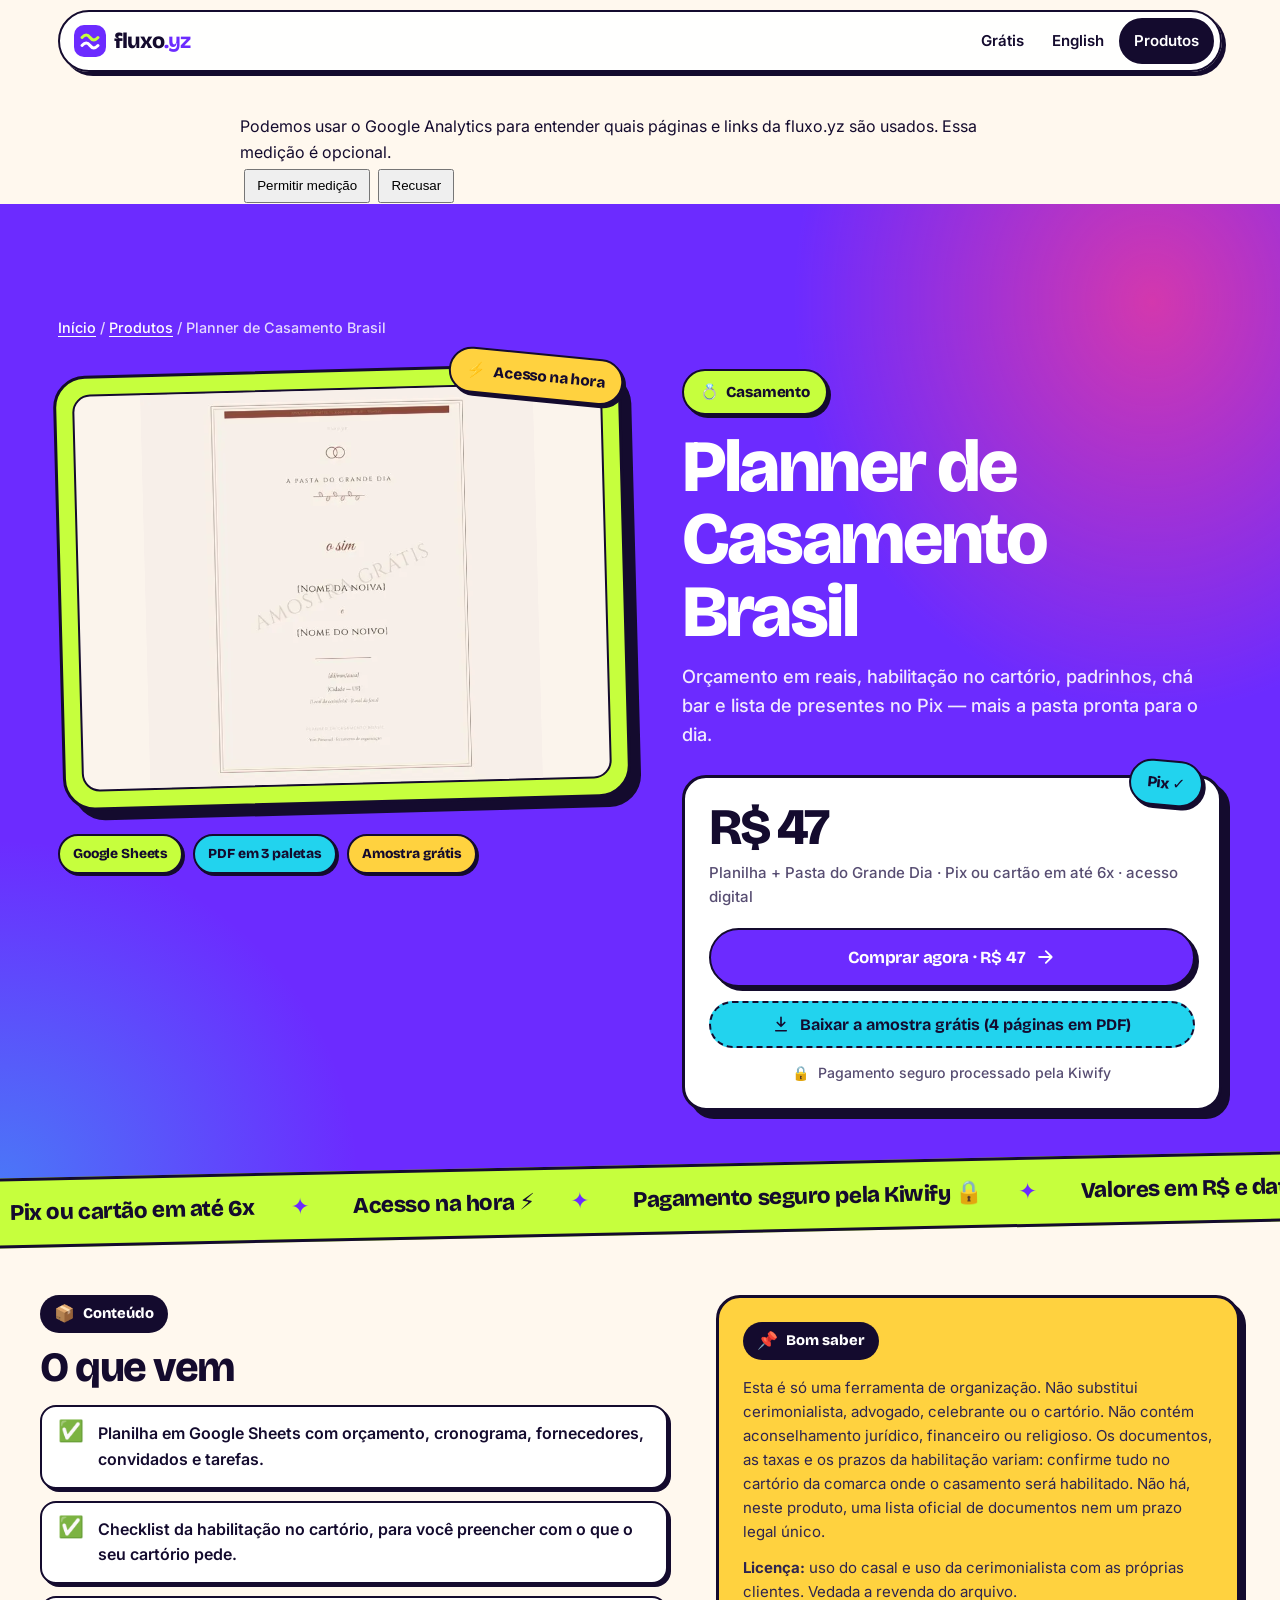
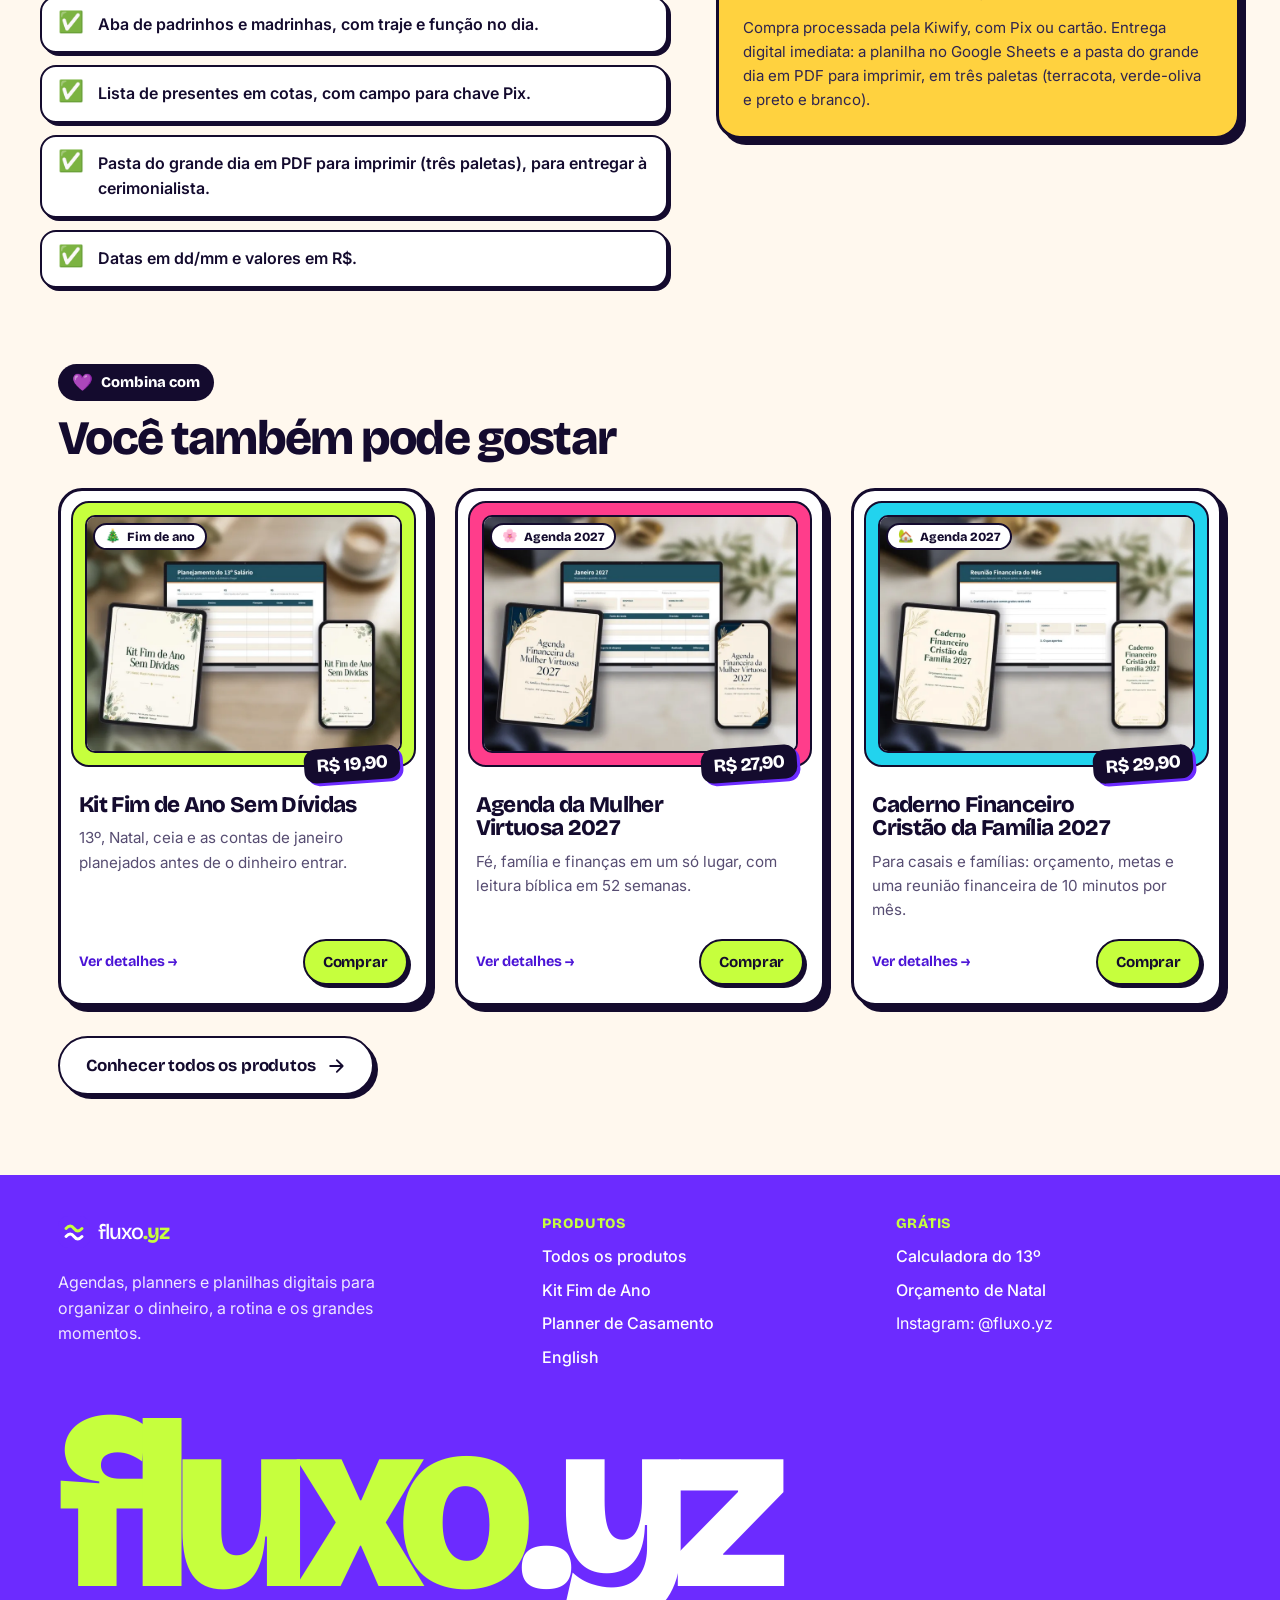
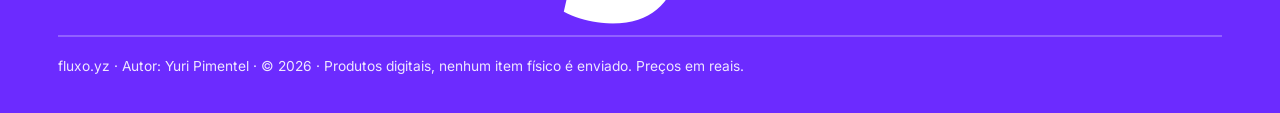
<file: fluxo-yz/ofertas/planner-casamento.html>
<!doctype html>
<html lang="pt-BR">
<head>
<meta charset="utf-8">
<meta name="viewport" content="width=device-width,initial-scale=1,viewport-fit=cover">
<title>Planner de Casamento Brasil — Planilha + Pasta do Grande Dia | fluxo.yz</title>
<meta name="description" content="Do noivado ao “sim”, tudo no lugar: orçamento em reais, cartório, padrinhos, Pix dos presentes e a pasta pronta para o dia. Planilha no Google Sheets e pasta em PDF para imprimir, em três paletas.">
<meta name="theme-color" content="#6C2BFF">
<link rel="icon" href="../assets/favicon.svg" type="image/svg+xml">
<link rel="preconnect" href="https://fonts.googleapis.com">
<link rel="preconnect" href="https://fonts.gstatic.com" crossorigin>
<link rel="stylesheet" href="https://fonts.googleapis.com/css2?family=Bricolage+Grotesque:opsz,wght@12..96,600;12..96,700;12..96,800&family=Inter:wght@400;500;600;700&display=swap">
<link rel="stylesheet" href="../assets/site.css">
<meta property="og:type" content="product">
<meta property="og:locale" content="pt_BR">
<meta property="og:site_name" content="fluxo.yz">
<meta property="og:title" content="Planner de Casamento Brasil — Planilha + Pasta do Grande Dia — R$ 47">
<meta property="og:description" content="Do noivado ao “sim”, tudo no lugar: orçamento em reais, cartório, padrinhos, Pix dos presentes e a pasta pronta para o dia.">
<meta property="og:url" content="https://studiozanoni.github.io/fluxo-yz/ofertas/planner-casamento.html">
<meta property="og:image" content="https://studiozanoni.github.io/fluxo-yz/assets/planner-casamento.svg">
<meta property="og:image:width" content="600">
<meta property="og:image:height" content="600">
<meta name="twitter:card" content="summary_large_image">
<meta name="twitter:title" content="Planner de Casamento Brasil — R$ 47">
<meta name="twitter:description" content="Do noivado ao “sim”, tudo no lugar: orçamento em reais, cartório, padrinhos, Pix dos presentes e a pasta pronta para o dia.">
<meta name="twitter:image" content="https://studiozanoni.github.io/fluxo-yz/assets/planner-casamento.svg">
<link rel="canonical" href="https://studiozanoni.github.io/fluxo-yz/ofertas/planner-casamento.html">
<script type="application/ld+json">{"@context": "https://schema.org", "@type": "Product", "name": "Planner de Casamento Brasil — Planilha + Pasta do Grande Dia", "description": "Do noivado ao “sim”, tudo no lugar: orçamento em reais, cartório, padrinhos, Pix dos presentes e a pasta pronta para o dia.", "image": "https://studiozanoni.github.io/fluxo-yz/assets/planner-casamento.svg", "offers": {"@type": "Offer", "price": "47.00", "priceCurrency": "BRL", "url": "https://pay.kiwify.com.br/seXAGSn", "availability": "https://schema.org/InStock"}, "brand": {"@type": "Brand", "name": "fluxo.yz"}}</script>
<script defer src="../assets/analytics.js"></script>
</head>
<body>
<a class="skip" href="#conteudo">Pular para o conteúdo</a>
<header class="site-header"><div class="wrap"><div class="bar">
  <a class="logo" href="../index.html" aria-label="fluxo.yz, página inicial"><svg viewBox="0 0 32 32" aria-hidden="true"><rect width="32" height="32" rx="10" fill="#6C2BFF"/><path d="M8 12.5c3-3.2 5.6-3.2 8 0s5 3.2 8 0" fill="none" stroke="#C6FF3D" stroke-width="3" stroke-linecap="round"/><path d="M8 20.5c3-3.2 5.6-3.2 8 0s5 3.2 8 0" fill="none" stroke="#fff" stroke-width="3" stroke-linecap="round"/></svg><span>fluxo<b>.yz</b></span></a>
  <nav class="nav" aria-label="Principal">
    <a href="../index.html#gratis" class="hide-sm">Grátis</a>
    <a href="../en/index.html" class="hide-sm">English</a>
    <a href="../ofertas/index.html" class="cta-nav" aria-current="page">Produtos</a>
  </nav>
</div></div></header>
<main id="conteudo">
<section class="pdp-hero"><div class="wrap">
  <nav class="crumbs" aria-label="Você está em"><a href="../index.html">Início</a> / <a href="index.html">Produtos</a> / <span>Planner de Casamento Brasil</span></nav>
  <div class="pdp">
    <div>
      <div class="stage contain"><img src="../assets/img/planner-casamento.svg" width="600" height="600" alt="Planner de Casamento Brasil — Planilha + Pasta do Grande Dia" loading="eager" fetchpriority="high" decoding="async"><span class="sticker s-sun st2"><span class="emoji" aria-hidden="true">⚡</span>Acesso na hora</span></div>
      <div class="facts"><span class="sticker s-lime">Google Sheets</span><span class="sticker s-cyan">PDF em 3 paletas</span><span class="sticker s-sun">Amostra grátis</span></div>
    </div>
    <div>
      <span class="sticker s-lime"><span class="emoji" aria-hidden="true">💍</span>Casamento</span>
      <h1>Planner de Casamento Brasil</h1>
      <p class="lede">Orçamento em reais, habilitação no cartório, padrinhos, chá bar e lista de presentes no Pix — mais a pasta pronta para o dia.</p>
      <div class="buybox">
        <span class="sticker s-cyan tag-hot">Pix ✓</span>
        <div class="price">R$ 47</div>
        <div class="price-sub">Planilha + Pasta do Grande Dia · Pix ou cartão em até 6x · acesso digital</div>
        <a class="btn btn-violet" id="buy" href="https://pay.kiwify.com.br/seXAGSn?utm_source=site&amp;utm_medium=pagina-produto&amp;utm_campaign=casamento" rel="nofollow noopener noreferrer">Comprar agora · R$ 47 <svg viewBox="0 0 24 24" fill="none" stroke="currentColor" stroke-width="2.2" stroke-linecap="round" stroke-linejoin="round" aria-hidden="true"><path d="M5 12h14M13 5l7 7-7 7"/></svg></a>
        <a class="download" href="[data-uri]" download="amostra-planner-casamento.pdf"><svg viewBox="0 0 24 24" fill="none" stroke="currentColor" stroke-width="2.2" stroke-linecap="round" stroke-linejoin="round" aria-hidden="true"><path d="M12 3v12M7 10l5 5 5-5M5 21h14"/></svg>Baixar a amostra grátis (4 páginas em PDF)</a>
        <div class="sec"><span class="emoji" aria-hidden="true">🔒</span>Pagamento seguro processado pela Kiwify</div>
      </div>
    </div>
  </div>
</div></section>
<div class="mq-wrap"><div class="marquee" role="region" aria-label="Como a compra funciona"><div class="marquee-track"><ul><li>Pix ou cartão em até 6x</li><li>Acesso na hora ⚡</li><li>Pagamento seguro pela Kiwify 🔒</li><li>Valores em R$ e datas em dd/mm</li><li>Feito para o Brasil 🇧🇷</li><li>Imprima em casa 🖨️</li><li>Planilhas no Excel e Google Sheets</li></ul><ul aria-hidden="true"><li>Pix ou cartão em até 6x</li><li>Acesso na hora ⚡</li><li>Pagamento seguro pela Kiwify 🔒</li><li>Valores em R$ e datas em dd/mm</li><li>Feito para o Brasil 🇧🇷</li><li>Imprima em casa 🖨️</li><li>Planilhas no Excel e Google Sheets</li></ul></div></div></div>
<div class="wrap pdp-body">
  <div class="includes"><span class="kicker"><span class="emoji" aria-hidden="true">📦</span>Conteúdo</span><h2>O que vem</h2><ul><li><span class="emoji" aria-hidden="true">✅</span><span>Planilha em Google Sheets com orçamento, cronograma, fornecedores, convidados e tarefas.</span></li><li><span class="emoji" aria-hidden="true">✅</span><span>Checklist da habilitação no cartório, para você preencher com o que o seu cartório pede.</span></li><li><span class="emoji" aria-hidden="true">✅</span><span>Aba de padrinhos e madrinhas, com traje e função no dia.</span></li><li><span class="emoji" aria-hidden="true">✅</span><span>Lista de presentes em cotas, com campo para chave Pix.</span></li><li><span class="emoji" aria-hidden="true">✅</span><span>Pasta do grande dia em PDF para imprimir (três paletas), para entregar à cerimonialista.</span></li><li><span class="emoji" aria-hidden="true">✅</span><span>Datas em dd/mm e valores em R$.</span></li></ul></div>
  <div class="notes"><span class="kicker"><span class="emoji" aria-hidden="true">📌</span>Bom saber</span><div style="margin-top:16px"><p class="note">Esta é só uma ferramenta de organização. Não substitui cerimonialista, advogado, celebrante ou o cartório. Não contém aconselhamento jurídico, financeiro ou religioso. Os documentos, as taxas e os prazos da habilitação variam: confirme tudo no cartório da comarca onde o casamento será habilitado. Não há, neste produto, uma lista oficial de documentos nem um prazo legal único.</p>
<p class="note"><strong>Licença:</strong> uso do casal e uso da cerimonialista com as próprias clientes. Vedada a revenda do arquivo.</p>
<p class="note">Compra processada pela Kiwify, com Pix ou cartão. Entrega digital imediata: a planilha no Google Sheets e a pasta do grande dia em PDF para imprimir, em três paletas (terracota, verde-oliva e preto e branco).</p></div></div>
</div>
<section class="related"><div class="wrap"><span class="kicker"><span class="emoji" aria-hidden="true">💜</span>Combina com</span><h2>Você também pode gostar</h2><div class="grid">
<article class="card" data-cat="fim">
  <div class="thumb"><span class="cat"><span class="emoji" aria-hidden="true">🎄</span>Fim de ano</span><img src="../assets/img/kit-fim-de-ano.svg" width="760" height="570" alt="Kit Fim de Ano Sem Dívidas" loading="lazy" decoding="async"><span class="price-tag">R$ 19,90</span></div>
  <div class="content">
    <h3><a href="../ofertas/fim-de-ano-sem-dividas.html">Kit Fim de Ano Sem Dívidas</a></h3>
    <p>13º, Natal, ceia e as contas de janeiro planejados antes de o dinheiro entrar.</p>
    <div class="meta"><span class="see">Ver detalhes →</span><a class="btn btn-lime btn-sm buy" href="https://pay.kiwify.com.br/gpDDOzI" aria-label="Comprar Kit Fim de Ano Sem Dívidas por R$ 19,90">Comprar</a></div>
  </div>
</article><article class="card" data-cat="ano">
  <div class="thumb"><span class="cat"><span class="emoji" aria-hidden="true">🌸</span>Agenda 2027</span><img src="../assets/img/mulher-virtuosa-2027.svg" width="760" height="570" alt="Agenda da Mulher Virtuosa 2027" loading="lazy" decoding="async"><span class="price-tag">R$ 27,90</span></div>
  <div class="content">
    <h3><a href="../ofertas/mulher-virtuosa-2027.html">Agenda da Mulher Virtuosa 2027</a></h3>
    <p>Fé, família e finanças em um só lugar, com leitura bíblica em 52 semanas.</p>
    <div class="meta"><span class="see">Ver detalhes →</span><a class="btn btn-lime btn-sm buy" href="https://pay.kiwify.com.br/ndzrZaI" aria-label="Comprar Agenda da Mulher Virtuosa 2027 por R$ 27,90">Comprar</a></div>
  </div>
</article><article class="card" data-cat="ano">
  <div class="thumb"><span class="cat"><span class="emoji" aria-hidden="true">🏡</span>Agenda 2027</span><img src="../assets/img/familia-crista-2027.svg" width="760" height="570" alt="Caderno Financeiro Cristão da Família 2027" loading="lazy" decoding="async"><span class="price-tag">R$ 29,90</span></div>
  <div class="content">
    <h3><a href="../ofertas/familia-crista-2027.html">Caderno Financeiro Cristão da Família 2027</a></h3>
    <p>Para casais e famílias: orçamento, metas e uma reunião financeira de 10 minutos por mês.</p>
    <div class="meta"><span class="see">Ver detalhes →</span><a class="btn btn-lime btn-sm buy" href="https://pay.kiwify.com.br/xUQPfjQ" aria-label="Comprar Caderno Financeiro Cristão da Família 2027 por R$ 29,90">Comprar</a></div>
  </div>
</article>
</div><p style="margin-top:30px"><a class="btn btn-white" href="index.html">Conhecer todos os produtos <svg viewBox="0 0 24 24" fill="none" stroke="currentColor" stroke-width="2.2" stroke-linecap="round" stroke-linejoin="round" aria-hidden="true"><path d="M5 12h14M13 5l7 7-7 7"/></svg></a></p></div></section>
</main>
<div class="sticky-buy" id="sticky-buy" aria-hidden="true"><div class="t"><span>Planner de Casamento Brasil</span><b>R$ 47</b></div><a class="btn btn-lime btn-sm" id="buy-m" href="https://pay.kiwify.com.br/seXAGSn?utm_source=site&amp;utm_medium=pagina-produto&amp;utm_campaign=casamento" rel="nofollow noopener noreferrer" tabindex="-1">Comprar</a></div>
<footer class="site-footer"><div class="wrap">
  <div class="cols">
    <div><a class="logo" href="../index.html"><svg viewBox="0 0 32 32" aria-hidden="true"><rect width="32" height="32" rx="10" fill="#6C2BFF"/><path d="M8 12.5c3-3.2 5.6-3.2 8 0s5 3.2 8 0" fill="none" stroke="#C6FF3D" stroke-width="3" stroke-linecap="round"/><path d="M8 20.5c3-3.2 5.6-3.2 8 0s5 3.2 8 0" fill="none" stroke="#fff" stroke-width="3" stroke-linecap="round"/></svg><span>fluxo<b>.yz</b></span></a>
      <p class="about">Agendas, planners e planilhas digitais para organizar o dinheiro, a rotina e os grandes momentos.</p></div>
    <div><h4>Produtos</h4><ul>
      <li><a href="../ofertas/index.html">Todos os produtos</a></li>
      <li><a href="../ofertas/fim-de-ano-sem-dividas.html">Kit Fim de Ano</a></li>
      <li><a href="../ofertas/planner-casamento.html">Planner de Casamento</a></li>
      <li><a href="../en/index.html">English</a></li></ul></div>
    <div><h4>Grátis</h4><ul>
      <li><a href="../calculadora-13o-salario/">Calculadora do 13º</a></li>
      <li><a href="../calculadora-orcamento-natal/">Orçamento de Natal</a></li>
      <li>Instagram: @fluxo.yz</li></ul></div>
  </div>
  <p class="footer-big" aria-hidden="true">fluxo<span>.yz</span></p>
  <div class="legal">fluxo.yz · Autor: Yuri Pimentel · © 2026 · Produtos digitais, nenhum item físico é enviado. Preços em reais.</div>
</div></footer>
<script>
    (function () {
      var a = document.getElementById("buy");
      if (!a) return;
      var q = new URLSearchParams(location.search);
      var allowed = ["utm_source", "utm_medium", "utm_campaign", "utm_content", "utm_term"];
      var d = new URL(a.href);
      allowed.forEach(function (k) {
        if (q.has(k)) d.searchParams.set(k, q.get(k).slice(0, 120));
      });
      a.href = d.toString();
    })();
  </script>
<script>(function(){var b=document.getElementById("buy"),s=document.getElementById("sticky-buy"),m=document.getElementById("buy-m");if(!b||!s)return;m.href=b.href;new MutationObserver(function(){m.href=b.href}).observe(b,{attributes:true,attributeFilter:["href"]});if("IntersectionObserver"in window){new IntersectionObserver(function(e){s.classList.toggle("show",!e[0].isIntersecting&&e[0].boundingClientRect.top<0)}).observe(b)}})()</script>
</body></html>
</file>
<file: fluxo-yz/assets/site.css>
/* fluxo.yz v2 — bold young Brazilian brand. Violet + pink + lime + cyan. Mobile-first. */
:root{
  --violet:#6C2BFF; --violet-d:#4B14D6; --violet-dd:#2A0A7A; --ink:#140B2E; --ink-2:#2E2450; --muted:#574D72;
  --pink:#FF3D8B; --lime:#C6FF3D; --cyan:#22D3EE; --sun:#FFD23F; --orange:#FF7A1A;
  --bg:#FFF8EE; --card:#FFFFFF; --line:#EADFCB;
  --r-xl:32px; --r-lg:24px; --r-md:16px;
  --shadow-pop:6px 6px 0 var(--ink);
  --font-display:"Bricolage Grotesque",system-ui,sans-serif;
  --font-body:"Inter",system-ui,-apple-system,"Segoe UI",Roboto,sans-serif;
  --wrap:1200px;
}
*,*::before,*::after{box-sizing:border-box}
html{-webkit-text-size-adjust:100%;scroll-behavior:smooth}
body{margin:0;background:var(--bg);color:var(--ink);font:400 16px/1.6 var(--font-body);-webkit-font-smoothing:antialiased;overflow-x:hidden}
img{max-width:100%;height:auto;display:block}
a{color:var(--violet-d)}
h1,h2,h3{font-family:var(--font-display);font-weight:800;line-height:.98;letter-spacing:-.035em;margin:0;text-wrap:balance}
p{margin:0}
.wrap{max-width:var(--wrap);margin:0 auto;padding-inline:max(18px,env(safe-area-inset-left))}
.skip{position:absolute;left:-999px;top:8px;background:var(--ink);color:#fff;padding:10px 14px;border-radius:10px;z-index:100}
.skip:focus{left:12px}
:focus-visible{outline:3px solid var(--ink);outline-offset:3px;border-radius:8px;box-shadow:0 0 0 6px var(--lime)}
.emoji{font-family:"Apple Color Emoji","Segoe UI Emoji","Noto Color Emoji",sans-serif;font-weight:400;line-height:1}

/* header */
.site-header{position:sticky;top:0;z-index:40;padding:10px 0}
.site-header .bar{display:flex;align-items:center;justify-content:space-between;gap:12px;background:rgba(255,255,255,.92);backdrop-filter:blur(14px);-webkit-backdrop-filter:blur(14px);border:2px solid var(--ink);border-radius:999px;padding:6px 6px 6px 14px;box-shadow:4px 4px 0 var(--ink)}
.logo{display:inline-flex;align-items:center;gap:8px;text-decoration:none;color:var(--ink);font-family:var(--font-display);font-weight:800;font-size:1.35rem;letter-spacing:-.04em}
.logo svg{width:32px;height:32px;flex:none}
.logo b{color:var(--violet)}
.nav{display:flex;align-items:center;gap:2px}
.nav a{color:var(--ink);text-decoration:none;font-weight:600;font-size:.94rem;padding:9px 13px;border-radius:999px}
.nav a:hover{background:#F1E9FF}
.nav a[aria-current="page"]{background:var(--ink);color:#fff}
.nav .hide-sm{display:none}
.nav .cta-nav{background:var(--lime);color:var(--ink);border:2px solid var(--ink)}
.nav .cta-nav:hover{background:#b6f229}
@media(min-width:860px){.nav .hide-sm{display:inline-block}}

/* buttons */
.btn{display:inline-flex;align-items:center;justify-content:center;gap:10px;min-height:54px;padding:14px 26px;border-radius:999px;font-family:var(--font-display);font-weight:700;font-size:1.06rem;letter-spacing:-.01em;text-decoration:none;border:2.5px solid var(--ink);transition:transform .15s ease,box-shadow .15s ease,background .15s;cursor:pointer;box-shadow:4px 4px 0 var(--ink)}
.btn:hover{transform:translate(-2px,-2px);box-shadow:6px 6px 0 var(--ink)}
.btn:active{transform:translate(2px,2px);box-shadow:1px 1px 0 var(--ink)}
.btn-lime{background:var(--lime);color:var(--ink)}
.btn-white{background:#fff;color:var(--ink)}
.btn-violet{background:var(--violet);color:#fff}
.btn-ink{background:var(--ink);color:#fff;box-shadow:4px 4px 0 var(--pink)}
.btn-ink:hover{box-shadow:6px 6px 0 var(--pink)}
.btn-sm{min-height:44px;padding:9px 18px;font-size:.95rem;box-shadow:3px 3px 0 var(--ink)}
.btn svg{width:20px;height:20px}

/* stickers */
.sticker{display:inline-flex;align-items:center;gap:8px;font-family:var(--font-display);font-weight:800;font-size:.95rem;letter-spacing:-.01em;padding:9px 16px;border-radius:999px;border:2.5px solid var(--ink);box-shadow:3px 3px 0 var(--ink);white-space:nowrap}
.s-lime{background:var(--lime);color:var(--ink)} .s-pink{background:var(--pink);color:var(--ink)} .s-cyan{background:var(--cyan);color:var(--ink)} .s-sun{background:var(--sun);color:var(--ink)} .s-white{background:#fff;color:var(--ink)}
.kicker{display:inline-flex;align-items:center;gap:8px;font-family:var(--font-display);font-weight:800;font-size:.92rem;padding:7px 14px;border-radius:999px;background:var(--ink);color:#fff}
.kicker .emoji{font-size:1.05rem}

/* hero */
.hero{position:relative;margin-top:-76px;padding:120px 0 64px;background:var(--violet);color:#fff;overflow:hidden;isolation:isolate}
.hero::before{content:"";position:absolute;inset:0;z-index:-1;background:
  radial-gradient(40% 50% at 85% 20%,rgba(255,61,139,.75),transparent 70%),
  radial-gradient(35% 45% at 10% 90%,rgba(34,211,238,.55),transparent 70%),
  radial-gradient(30% 35% at 60% 100%,rgba(198,255,61,.35),transparent 70%)}
.hero::after{content:"";position:absolute;inset:0;z-index:-1;opacity:.18;background-image:radial-gradient(rgba(255,255,255,.9) 1px,transparent 1.2px);background-size:22px 22px;mask-image:linear-gradient(180deg,#000,transparent 80%)}
.hero-grid{display:grid;gap:44px;align-items:center}
.hero h1{font-size:clamp(3rem,11vw,6.6rem);margin:18px 0 20px;color:#fff}
.hero h1 .hl{display:inline-block;background:var(--lime);color:var(--ink);padding:0 .14em .04em;border-radius:.18em;transform:rotate(-2deg);box-shadow:5px 5px 0 var(--ink)}
.hero h1 .pk{color:var(--pink);-webkit-text-stroke:0}
.hero .lead{font-size:clamp(1.08rem,2.3vw,1.3rem);color:#F1EAFF;max-width:36ch;font-weight:500}
.hero-ctas{display:flex;flex-wrap:wrap;gap:14px;margin-top:30px}
.hero-note{margin-top:18px;font-size:.92rem;color:#E4D8FF}
.hero-stage{position:relative;min-height:420px;max-width:600px;width:100%;margin-inline:auto}
.frame{position:absolute;border:3px solid var(--ink);border-radius:var(--r-lg);padding:12px;box-shadow:8px 8px 0 var(--ink);transition:transform .35s cubic-bezier(.2,.8,.2,1)}
.frame img{border-radius:14px;border:2px solid var(--ink);background:#fff}
.frame .lbl{display:block;font-family:var(--font-display);font-weight:800;font-size:.86rem;color:var(--ink);margin:2px 4px 8px;display:flex;justify-content:space-between;gap:8px}
.f1{background:var(--lime);width:66%;left:2%;top:4%;transform:rotate(-5deg);z-index:2}
.f2{background:var(--pink);width:52%;right:0;top:0;transform:rotate(6deg);z-index:1}
.f3{background:var(--cyan);width:46%;right:6%;bottom:0;transform:rotate(-3deg);z-index:3}
.f3 img{aspect-ratio:4/3;object-fit:cover}
.hero-stage:hover .f1{transform:rotate(-7deg) translateY(-6px)}
.hero-stage:hover .f2{transform:rotate(9deg) translateY(-4px)}
.hero-stage:hover .f3{transform:rotate(-1deg) translateY(-8px)}
.float{position:absolute;z-index:5;animation:bob 4s ease-in-out infinite}
.float.a{left:-2%;bottom:14%;transform:rotate(-8deg)}
.float.b{right:-2%;top:44%;animation-delay:-2s}
.float.c{left:34%;top:-6%;animation-delay:-1s}
@keyframes bob{0%,100%{translate:0 0}50%{translate:0 -10px}}
@media(min-width:960px){.hero{padding:140px 0 96px}.hero-grid{grid-template-columns:1.05fr 1fr;gap:40px}.hero-stage{min-height:520px}}
@media(max-width:520px){.hero-stage{min-height:340px}.float.c{display:none}}

/* marquee */
.marquee{background:var(--lime);color:var(--ink);border-block:3px solid var(--ink);overflow:hidden;transform:rotate(-1.2deg);margin:-18px -10px 0;position:relative;z-index:3}
.marquee.alt{background:var(--ink);color:#fff;transform:rotate(1deg);margin-top:0}
.marquee-track{display:flex;gap:0;width:max-content;animation:scroll 32s linear infinite}
.marquee.alt .marquee-track{animation-direction:reverse;animation-duration:40s}
.marquee ul{display:flex;list-style:none;margin:0;padding:14px 0;gap:0}
.marquee li{display:flex;align-items:center;gap:14px;padding:0 22px;font-family:var(--font-display);font-weight:800;font-size:clamp(1.05rem,2.4vw,1.4rem);letter-spacing:-.02em;white-space:nowrap}
.marquee li::after{content:"✦";margin-left:22px;color:var(--violet)}
.marquee.alt li::after{color:var(--lime)}
@keyframes scroll{to{transform:translateX(-50%)}}

/* sections */
.section{padding:72px 0}
.section-head{display:flex;flex-wrap:wrap;align-items:end;justify-content:space-between;gap:18px;margin-bottom:30px}
.section-head h2{font-size:clamp(2.3rem,6.4vw,4rem);margin-top:14px}
.section-head p{color:var(--muted);max-width:44ch;font-size:1.05rem}

/* featured */
.featured{position:relative;display:grid;background:var(--pink);border:3px solid var(--ink);border-radius:var(--r-xl);box-shadow:10px 10px 0 var(--ink);overflow:hidden}
.featured .media{padding:22px;position:relative}
.featured .media .imgbox{border:3px solid var(--ink);border-radius:var(--r-lg);overflow:hidden;background:#fff;transform:rotate(-2deg);box-shadow:6px 6px 0 var(--ink)}
.featured .media img{width:100%;height:100%;object-fit:cover}
.featured .badge-price{position:absolute;right:12px;top:8px;width:112px;height:112px;border-radius:50%;background:var(--lime);border:3px solid var(--ink);display:grid;place-items:center;text-align:center;font-family:var(--font-display);font-weight:800;line-height:1;transform:rotate(12deg);box-shadow:4px 4px 0 var(--ink);z-index:2}
.featured .badge-price small{display:block;font-size:.72rem;font-weight:700;margin-bottom:3px}
.featured .badge-price span{font-size:1.5rem;letter-spacing:-.04em}
.featured .body{padding:8px 24px 32px;color:var(--ink)}
.featured h2{font-size:clamp(2.4rem,6vw,4rem);margin:14px 0 12px}
.featured p{font-size:1.08rem;font-weight:500}
.featured ul{list-style:none;padding:0;margin:20px 0 26px;display:grid;gap:10px}
.featured li{display:flex;gap:12px;align-items:center;background:rgba(255,255,255,.9);border:2px solid var(--ink);border-radius:14px;padding:10px 14px;font-weight:600}
.featured li .emoji{font-size:1.2rem}
.featured .links{display:flex;gap:16px;flex-wrap:wrap;align-items:center}
.featured .links a.more{color:var(--ink);font-weight:700}
.featured .fine{font-size:.9rem;margin-top:14px;font-weight:600}
@media(min-width:920px){.featured{grid-template-columns:1.05fr 1fr;align-items:center}.featured .media{padding:40px}.featured .body{padding:44px 48px 44px 8px}.featured .badge-price{right:28px;top:22px;width:128px;height:128px}}

/* filters */
.filters{display:flex;gap:10px;overflow-x:auto;padding:4px 4px 10px;margin:0 -4px 22px;scrollbar-width:none}
.filters::-webkit-scrollbar{display:none}
.filters button{flex:none;font:700 .98rem var(--font-display);cursor:pointer;color:var(--ink);border:2.5px solid var(--ink);background:#fff;padding:9px 16px;border-radius:999px;box-shadow:3px 3px 0 var(--ink);transition:transform .12s,box-shadow .12s}
.filters button:hover{transform:translate(-1px,-1px);box-shadow:4px 4px 0 var(--ink)}
.filters button[aria-pressed="true"]{background:var(--violet);color:#fff}

/* product grid */
.grid{display:grid;gap:26px;grid-template-columns:1fr}
@media(min-width:640px){.grid{grid-template-columns:1fr 1fr}}
@media(min-width:1040px){.grid{grid-template-columns:repeat(3,1fr)}}
@media(min-width:1180px){.grid-4{grid-template-columns:repeat(4,1fr);gap:22px}}
.card{--c:var(--lime);position:relative;display:flex;flex-direction:column;background:var(--card);border:3px solid var(--ink);border-radius:var(--r-lg);box-shadow:6px 6px 0 var(--ink);transition:transform .25s cubic-bezier(.2,.8,.2,1),box-shadow .25s}
.card:nth-child(4n+1){--c:var(--lime)} .card:nth-child(4n+2){--c:var(--pink)} .card:nth-child(4n+3){--c:var(--cyan)} .card:nth-child(4n+4){--c:var(--sun)}
.card:hover{transform:translate(-3px,-5px) rotate(-1.2deg);box-shadow:10px 12px 0 var(--ink)}
.card:nth-child(even):hover{transform:translate(-3px,-5px) rotate(1.2deg)}
.card .thumb{position:relative;margin:10px 10px 0;padding:12px;background:var(--c);border:2.5px solid var(--ink);border-radius:18px}
.card .thumb img{width:100%;aspect-ratio:4/3;object-fit:cover;border-radius:10px;border:2px solid var(--ink);background:#fff;transition:transform .3s}
.card:hover .thumb img{transform:scale(1.03) rotate(1deg)}
.card .thumb.contain img{object-fit:contain;background:#FBF4EC}
.card .cat{position:absolute;left:20px;top:20px;z-index:2;font:800 .78rem var(--font-display);background:#fff;color:var(--ink);border:2px solid var(--ink);border-radius:999px;padding:4px 10px;display:inline-flex;gap:6px;align-items:center}
.card .price-tag{position:absolute;right:14px;bottom:-16px;z-index:2;font:800 1.15rem var(--font-display);letter-spacing:-.03em;background:var(--ink);color:#fff;border-radius:12px;padding:6px 12px;transform:rotate(-4deg);box-shadow:3px 3px 0 var(--violet)}
.card .content{display:flex;flex-direction:column;gap:10px;padding:26px 18px 18px;flex:1}
.card h3{font-size:1.4rem;line-height:1.05;letter-spacing:-.03em}
.card h3 a{color:inherit;text-decoration:none}
.card h3 a::after{content:"";position:absolute;inset:0;border-radius:var(--r-lg)}
.card p{color:var(--muted);font-size:.95rem}
.card .meta{display:flex;align-items:center;justify-content:space-between;gap:10px;margin-top:auto;padding-top:6px}
.card .meta .see{font:700 .9rem var(--font-display);color:var(--violet-d)}
.card .buy{position:relative;z-index:2}

/* steps */
.steps{display:grid;gap:20px}
@media(min-width:820px){.steps{grid-template-columns:repeat(3,1fr)}}
.step{position:relative;border:3px solid var(--ink);border-radius:var(--r-lg);padding:26px;box-shadow:6px 6px 0 var(--ink)}
.step:nth-child(1){background:var(--cyan)} .step:nth-child(2){background:var(--sun)} .step:nth-child(3){background:var(--lime)}
.step .ico{font-size:2.6rem;display:block;margin-bottom:10px}
.step .n{position:absolute;right:18px;top:12px;font:800 3.4rem var(--font-display);color:rgba(20,11,46,.18);letter-spacing:-.05em}
.step h3{font-size:1.55rem;margin-bottom:8px}
.step p{color:var(--ink-2);font-weight:500}

/* dark band */
.band-dark{background:var(--ink);color:#fff;position:relative;overflow:hidden}
.band-dark .section-head p{color:#CFC6E6}
.band-dark h2{color:#fff}
.band-dark .kicker{background:var(--lime);color:var(--ink)}

/* tools */
.tools{display:grid;gap:20px}
@media(min-width:820px){.tools{grid-template-columns:1fr 1fr}}
.tool{display:flex;gap:18px;align-items:center;text-decoration:none;color:#fff;background:#24184A;border:2.5px solid #fff;border-radius:var(--r-lg);padding:24px;transition:transform .2s,background .2s}
.tool:hover{transform:translateY(-4px) rotate(-.6deg);background:var(--violet)}
.tool .ico{width:64px;height:64px;border-radius:18px;background:var(--lime);border:2.5px solid #fff;display:grid;place-items:center;flex:none;font-size:2rem}
.tool b{display:block;font:800 1.25rem/1.1 var(--font-display);letter-spacing:-.02em;margin-bottom:4px}
.tool span{color:#D9D0F0;font-size:.95rem}
.tool .go{margin-left:auto;font-size:1.5rem}

/* english band */
.en-band{position:relative;display:grid;gap:20px;align-items:center;background:var(--cyan);border:3px solid var(--ink);border-radius:var(--r-xl);padding:36px 26px;box-shadow:10px 10px 0 var(--ink);overflow:hidden}
.en-band h2{font-size:clamp(2.2rem,5.4vw,3.4rem)}
.en-band p{color:var(--ink-2);font-weight:600;margin-top:10px}
.en-band .big{position:absolute;right:-10px;bottom:-30px;font-size:9rem;opacity:.9;transform:rotate(-12deg);pointer-events:none}
@media(min-width:820px){.en-band{grid-template-columns:1.4fr auto;padding:48px 52px}.en-band .big{right:220px}}

/* faq */
.faq{display:grid;gap:12px;max-width:860px}
.faq details{background:#fff;border:2.5px solid var(--ink);border-radius:18px;padding:16px 20px;box-shadow:4px 4px 0 var(--ink)}
.faq details[open]{background:#F4EDFF}
.faq summary{cursor:pointer;list-style:none;font:700 1.12rem var(--font-display);letter-spacing:-.01em;display:flex;justify-content:space-between;gap:16px;align-items:center}
.faq summary::-webkit-details-marker{display:none}
.faq summary::after{content:"+";flex:none;width:32px;height:32px;border-radius:50%;background:var(--lime);border:2px solid var(--ink);display:grid;place-items:center;font-size:1.3rem;line-height:1;transition:transform .2s}
.faq details[open] summary::after{transform:rotate(45deg);background:var(--pink)}
.faq details p{color:var(--ink-2);margin-top:10px}

/* footer */
.site-footer{background:var(--violet);color:#fff;padding:0 0 calc(36px + env(safe-area-inset-bottom));position:relative;overflow:hidden}
.footer-big{font:800 clamp(4rem,19vw,15rem)/.8 var(--font-display);letter-spacing:-.06em;color:var(--lime);margin:40px 0 0;white-space:nowrap;user-select:none}
.footer-big span{color:#fff}
.site-footer .cols{display:grid;gap:28px;padding-top:40px}
@media(min-width:820px){.site-footer .cols{grid-template-columns:1.4fr 1fr 1fr}}
.site-footer .logo{color:#fff}
.site-footer .logo b{color:var(--lime)}
.site-footer h4{color:var(--lime);font:800 .9rem var(--font-display);letter-spacing:.06em;text-transform:uppercase;margin:0 0 12px}
.site-footer ul{list-style:none;margin:0;padding:0;display:grid;gap:8px}
.site-footer a{color:#fff;text-decoration:none;font-weight:500}
.site-footer a:hover{text-decoration:underline}
.site-footer .about{margin-top:14px;max-width:38ch;color:#EFE7FF}
.site-footer .legal{margin-top:32px;padding-top:18px;border-top:2px solid rgba(255,255,255,.25);font-size:.86rem;color:#EFE7FF}

/* product page */
.pdp-hero{background:var(--violet);color:#fff;margin-top:-76px;padding:104px 0 0;position:relative;overflow:hidden;isolation:isolate}
.pdp-hero::before{content:"";position:absolute;inset:0;z-index:-1;background:radial-gradient(40% 60% at 90% 10%,rgba(255,61,139,.7),transparent 70%),radial-gradient(40% 50% at 0% 100%,rgba(34,211,238,.45),transparent 70%)}
.crumbs{font-size:.9rem;color:#E4D8FF;padding:8px 0 0;font-weight:500}
.crumbs a{color:#fff;text-decoration:none}
.crumbs a:hover{text-decoration:underline}
.pdp{display:grid;gap:34px;padding:22px 0 56px}
@media(min-width:960px){.pdp{grid-template-columns:1.05fr 1fr;gap:56px;align-items:start;padding:30px 0 72px}}
.stage{position:relative;padding:16px;background:var(--lime);border:3px solid var(--ink);border-radius:var(--r-xl);box-shadow:10px 10px 0 var(--ink);transform:rotate(-1.5deg)}
.stage img{width:100%;aspect-ratio:4/3;object-fit:cover;border-radius:18px;border:2.5px solid var(--ink);background:#fff}
.stage.contain img{object-fit:contain;background:#FBF4EC}
.stage .sticker{position:absolute;z-index:2}
.stage .st1{left:-8px;bottom:-16px;transform:rotate(-6deg)}
.stage .st2{right:-6px;top:-14px;transform:rotate(7deg)}
.facts{display:flex;flex-wrap:wrap;gap:10px;margin-top:30px}
.facts .sticker{font-size:.86rem;padding:7px 13px;box-shadow:2px 2px 0 var(--ink)}
.pdp h1{font-size:clamp(2.6rem,7vw,4.6rem);margin:16px 0 14px;color:#fff}
.pdp .lede{font-size:1.14rem;color:#F1EAFF;font-weight:500}
.buybox{position:relative;margin-top:26px;background:#fff;color:var(--ink);border:3px solid var(--ink);border-radius:var(--r-lg);padding:24px;box-shadow:8px 8px 0 var(--ink)}
.buybox .price{font:800 3.2rem/1 var(--font-display);letter-spacing:-.05em}
.buybox .price-sub{color:var(--muted);font-size:.94rem;margin:8px 0 18px;font-weight:500}
.buybox .btn{width:100%}
.buybox .sec{display:flex;align-items:center;gap:8px;justify-content:center;font-size:.88rem;color:var(--muted);margin-top:14px;font-weight:500}
.buybox .tag-hot{position:absolute;right:16px;top:-18px;transform:rotate(5deg)}
.download{display:flex;align-items:center;gap:10px;justify-content:center;margin-top:14px;font:700 1rem var(--font-display);color:var(--ink);text-decoration:none;background:var(--cyan);border:2.5px dashed var(--ink);border-radius:999px;padding:12px 18px}
.download:hover{background:#4fe0f5}
.download svg{width:18px;height:18px}
.pdp-body{display:grid;gap:30px;padding:60px 0 20px}
@media(min-width:960px){.pdp-body{grid-template-columns:1.2fr 1fr;gap:48px;align-items:start}}
.includes h2,.notes h2{font-size:clamp(1.9rem,4.4vw,2.6rem);margin:14px 0 18px}
.includes ul{list-style:none;margin:0;padding:0;display:grid;gap:12px}
.includes li{display:flex;gap:14px;align-items:flex-start;background:#fff;border:2.5px solid var(--ink);border-radius:16px;padding:14px 16px;font-weight:600;box-shadow:3px 3px 0 var(--ink)}
.includes li .emoji{font-size:1.3rem;flex:none}
.notes{background:var(--sun);border:3px solid var(--ink);border-radius:var(--r-lg);padding:24px;box-shadow:6px 6px 0 var(--ink)}
.note{font-size:.94rem;color:var(--ink-2);line-height:1.6;margin-top:12px}
.note:first-of-type{margin-top:0}
.related{padding:56px 0 80px}
.related h2{font-size:clamp(2rem,5vw,3rem);margin:14px 0 26px}
.sticky-buy{position:fixed;left:10px;right:10px;bottom:calc(10px + env(safe-area-inset-bottom));z-index:50;background:#fff;border:2.5px solid var(--ink);border-radius:20px;box-shadow:4px 4px 0 var(--ink);padding:8px 8px 8px 16px;display:flex;align-items:center;justify-content:space-between;gap:12px;transform:translateY(160%);transition:transform .3s cubic-bezier(.2,.8,.2,1)}
.sticky-buy.show{transform:none}
.sticky-buy .t{font-size:.8rem;color:var(--muted);line-height:1.2;font-weight:600;min-width:0}
.sticky-buy .t span{display:block;white-space:nowrap;overflow:hidden;text-overflow:ellipsis}
.sticky-buy .t b{display:block;font:800 1.35rem var(--font-display);color:var(--ink);letter-spacing:-.03em}
.sticky-buy .btn{box-shadow:none;flex:none}
@media(min-width:960px){.sticky-buy{display:none}}

/* english page */
.en-hero{text-align:center;padding-bottom:110px}
.en-hero h1{max-width:13ch;margin-inline:auto}
.en-hero .lead{margin-inline:auto;max-width:48ch}
.en-hero .hero-ctas{justify-content:center}
.en-stickers{display:flex;flex-wrap:wrap;gap:12px;justify-content:center;margin-top:28px}

@media (prefers-reduced-motion:reduce){html{scroll-behavior:auto}*,*::before,*::after{animation:none!important;transition:none!important}}
/* iteration 1 */
html,body{overflow-x:clip}
@media(min-width:960px){.hero h1{font-size:clamp(3rem,7vw,5.7rem)}.hero{padding-top:128px}}
.frame .lbl{white-space:nowrap;overflow:hidden}
.frame .lbl span{overflow:hidden;text-overflow:ellipsis}
@media(max-width:640px){
  .frame{padding:8px;box-shadow:5px 5px 0 var(--ink);border-radius:18px}
  .frame .lbl{font-size:.74rem;margin:0 2px 6px}
  .f2 .lbl span:last-child,.f3 .lbl span:last-child{display:none}
  .float{font-size:.82rem;padding:7px 12px}
  .grid{gap:18px}
  .card{display:grid;grid-template-columns:132px 1fr;align-items:stretch;box-shadow:4px 4px 0 var(--ink)}
  .card .thumb{margin:8px 0 8px 8px;padding:6px;border-radius:14px;display:flex;align-items:center}
  .card .thumb img{aspect-ratio:1/1;border-radius:8px;object-position:18% 50%}
  .card .thumb.contain img{object-position:50% 50%}
  .card .cat{display:none}
  .card .price-tag{right:auto;left:10px;bottom:-12px;font-size:.95rem;padding:4px 9px}
  .card .content{padding:12px 12px 12px 14px;gap:6px}
  .card h3{font-size:1.12rem}
  .card p{font-size:.85rem;display:-webkit-box;-webkit-line-clamp:2;-webkit-box-orient:vertical;overflow:hidden}
  .card .meta .see{display:none}
  .card .meta{justify-content:flex-end}
  .card:hover{transform:none}
  .stage{padding:10px;box-shadow:6px 6px 0 var(--ink);border-radius:24px}
  .section{padding:56px 0}
  .featured .badge-price{width:96px;height:96px}
  .featured .badge-price span{font-size:1.25rem}
}
/* iteration 2 */
.mq-wrap{overflow:hidden;padding:14px 0;margin:-32px 0 -14px;position:relative;z-index:3}
.mq-wrap.alt{margin:0}
.mq-wrap .marquee{margin:0 -12px}
.ring{position:absolute;z-index:6;left:-4%;bottom:-2%;width:132px;height:132px;border-radius:50%;background:var(--pink);border:3px solid var(--ink);box-shadow:4px 4px 0 var(--ink);display:grid;place-items:center}
.ring svg{position:absolute;inset:6px;width:calc(100% - 12px);height:calc(100% - 12px);animation:spin 16s linear infinite}
.ring text{font:800 10.4px var(--font-display);letter-spacing:.06em;fill:var(--ink)}
.ring .emoji{font-size:2.2rem}
@keyframes spin{to{transform:rotate(360deg)}}
.hero-stage .float.a{display:none}
@media(max-width:640px){.ring{display:none}.hero-stage .float.a{display:inline-flex}}
.section-head h2{position:relative}
.step .n::before{content:attr(data-n)}
.crumbs a{text-decoration:underline;text-underline-offset:3px}
</file>
